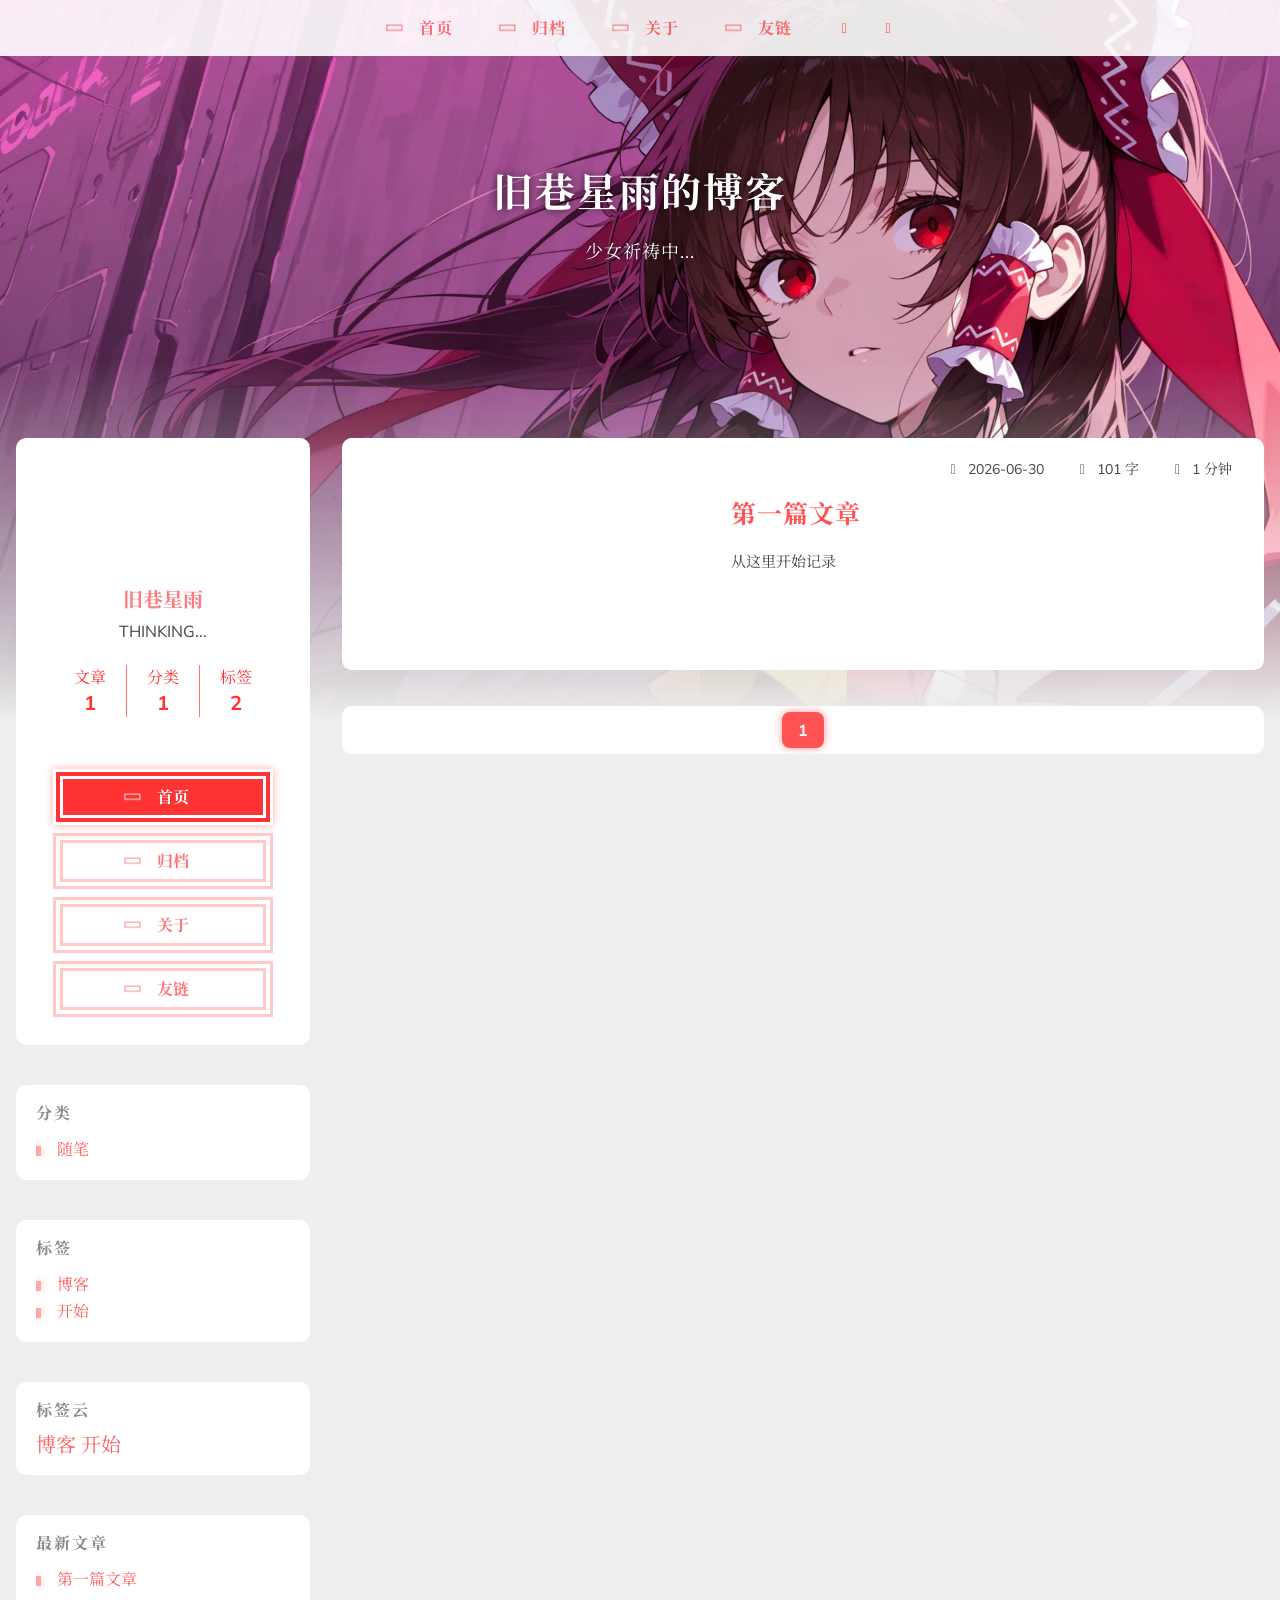
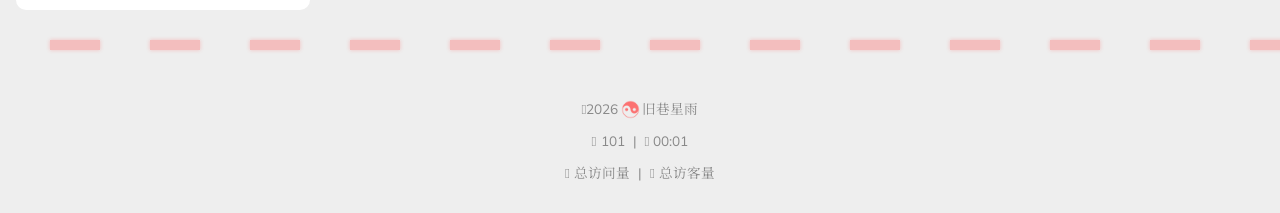
<file: index.html>
<!doctype html>
<html
  lang="en-us" 
  data-theme-mode="auto"
  >
  <head>
	<meta name="generator" content="Hugo 0.163.3"><meta charset="utf-8" />
<meta
  name="viewport"
  content="width=device-width, initial-scale=1, shrink-to-fit=no"
/><title>
  旧巷星雨的博客
</title>
<meta name="description" content="THINKING..."/><script>
  window.siteConfig = JSON.parse("{\"anchor\":{\"auto\":{\"enable\":false,\"length\":60},\"explicit\":{\"enable\":false,\"marker\":\"{#anchor-\",\"prefix\":\"anchor-\"}},\"anchor_icon\":null,\"base\":\"/\",\"clipboard\":{\"copyright\":{\"count\":50,\"enable\":false,\"license_type\":\"by-nc-sa\"},\"fail\":{\"en\":\"Copy failed (ﾟ⊿ﾟ)ﾂ\",\"ja\":\"コピー失敗 (ﾟ⊿ﾟ)ﾂ\",\"pt-br\":\"Falha ao copiar (ﾟ⊿ﾟ)ﾂ\",\"zh-cn\":\"复制失败 (ﾟ⊿ﾟ)ﾂ\",\"zh-tw\":\"複製失敗 (ﾟ⊿ﾟ)ﾂ\"},\"success\":{\"en\":\"Copy successfully (*^▽^*)\",\"ja\":\"コピー成功 (*^▽^*)\",\"pt-br\":\"Copiado com sucesso (*^▽^*)\",\"zh-cn\":\"复制成功 (*^▽^*)\",\"zh-tw\":\"複製成功 (*^▽^*)\"}},\"code_block\":{\"expand\":true},\"icon_font\":\"4552607_ex15nbittbh\",\"outdate\":{\"daysago\":180,\"enable\":false,\"message\":{\"en\":\"This article was last updated on {time}. Please note that the content may no longer be applicable.\",\"ja\":\"この記事は最終更新日：{time}。記載内容が現在有効でない可能性がありますのでご注意ください。\",\"pt-br\":\"Este artigo foi atualizado pela última vez em {time}. Observe que o conteúdo pode não ser mais aplicável.\",\"zh-cn\":\"本文最后更新于 {time}，请注意文中内容可能已不适用。\",\"zh-tw\":\"本文最後更新於 {time}，請注意文中內容可能已不適用。\"}}}");
  
</script>
<link rel="preconnect" href="https://fonts.gstatic.com" crossorigin />
<link
  rel="preload"
  as="style"
  href="https://fonts.googleapis.com/css?family=Mulish:400,400italic,700,700italic%7cNoto%20Serif%20SC:400,400italic,700,700italic%7c&amp;display=swap"
/>
<link
  rel="stylesheet"
  href="https://fonts.googleapis.com/css?family=Mulish:400,400italic,700,700italic%7cNoto%20Serif%20SC:400,400italic,700,700italic%7c&amp;display=swap"
  media="print"
  onload="this.media='all'"
/>
<link
    rel="preload"
    href="//at.alicdn.com/t/c/font_4552607_ex15nbittbh.woff2"
    as="font"
    type="font/woff2"
    crossorigin="anonymous"
  /><link rel="stylesheet" href="/css/loader.min.ac746e154f756f8220326eeb52a719f142ab038be5a8ddf30ea5ef15ef2356ea.css" /><meta property="og:type" content="website" />
  <meta property="og:title" content="旧巷星雨的博客" />
  <meta
    property="og:description"
    content="THINKING..."
  />
  <meta property="og:url" content="/" />
  <meta
    property="og:site_name"
    content="旧巷星雨的博客"
  />
  <meta property="og:image" content="/images/banner.webp" />
  <meta property="article:author" content="旧巷星雨" />
  <meta property="article:published_time" content="2026-06-30T14:50:00&#43;08:00" />
  <meta property="article:modified_time" content="2026-06-30T14:50:00&#43;08:00" /><meta name="twitter:card" content="summary" /><meta name="twitter:image" content="/images/banner.webp" /><link rel="alternate" type="application/rss+xml" href="/index.xml" title="旧巷星雨的博客">
<link rel="shortcut icon" href="/favicon.ico"><link rel="stylesheet" href="/css/main.min.c667d9d996398534d0b6c1b6e850aaf7ef4c98d1ff7b071bafd81892722def94.css" /><link
    rel="preload"
    as="style"
    href="https://npm.webcache.cn/photoswipe@5.4.4/dist/photoswipe.css"
    integrity="sha384-IfxC36XL/toUyJ939C73PcgMuRzAZuIzZxE38drsmO5p6jD7ei&#43;Zx/1oA/0l8ysE" crossorigin="anonymous"
    onload="this.onload=null;this.rel='stylesheet'"
  /><link
    rel="preload"
    as="style"
    href="https://npm.webcache.cn/katex@0.16.24/dist/katex.min.css"
    integrity="sha384-tTgKLjMYmJr94v8qu2PE5MUGSMbyN2xiH266JUB3gpm8vnnJywd1dWSOEfrFz&#43;YI" crossorigin="anonymous"
    onload="this.onload=null;this.rel='stylesheet'"
  /><script
    src="https://npm.webcache.cn/pace-js@1.2.4/pace.min.js"
    
    
    
    
    integrity="sha384-k6YtvFUEIuEFBdrLKJ3YAUbBki333tj1CSUisai5Cswsg9wcLNaPzsTHDswp4Az8" crossorigin="anonymous"></script><link
    rel="stylesheet"
    href="https://npm.webcache.cn/@reimujs/aos@0.1.2/dist/aos.css"
    integrity="sha384-GMRP93c6Hkz9JVKGAuRR3nTS7M07RwPgTFenXiosjq2VbVgvdDNcz1g6Mkj8AONa" crossorigin="anonymous"/><link
    rel="stylesheet"
    href="https://npm.webcache.cn/aplayer@1.10.1/dist/APlayer.min.css"
    integrity="sha384-tLMkTWh2pfXNWGFlUS0w1TFtRG5xZ9lPWFOooj&#43;vDDLIL&#43;xBGQU/voDBY5XE2lVh" crossorigin="anonymous"/></head>
  <body><div id='loader'>
    <div class="loading-left-bg loading-bg"></div>
    <div class="loading-right-bg loading-bg"></div>
    <div class="spinner-box">
      <div class="loading-taichi rotate"><svg width="150" height="150" viewBox="0 0 1024 1024" class="icon" version="1.1" xmlns="https://www.w3.org/2000/svg" shape-rendering="geometricPrecision">
            <path d="M303.5 432A80 80 0 0 1 291.5 592A80 80 0 0 1 303.5 432z" fill="var(--red-1, #ff5252)" />
            <path d="M512 65A447 447 0 0 1 512 959L512 929A417 417 0 0 0 512 95A417 417 0 0 0 512 929L512 959A447 447 0 0 1 512 65z 
          M512 95A417 417 0 0 1 929 512A208.5 208.5 0 0 1 720.5 720.5L720.5 592A80 80 0 0 0 720.5 432A80 80 0 0 0 720.5 592L720.5 720.5A208.5 208.5 0 0 1 512 512A208.5 208.5 0 0 0 303.5 303.5A208.5 208.5 0 0 0 95 512A417 417 0 0 1 512 95z" fill="var(--red-1, #ff5252)" />
          </svg></div><div class="loading-word">Loading...</div>
    </div>
  </div>
  </div>
  <script>
    var time = null;
    var loaderEl = document.getElementById('loader');
    var startLoading = () => {
      time = Date.now();
      loaderEl.classList.remove("loading");
    }
    var hideLoader = () => {
      document.body.style.overflow = 'auto';
      loader.classList.add('loading');
    };

    var endLoading = () => {
      if (!time) {
        hideLoader();
      } else {
        if (Date.now() - time > 500) {
          time = null;
          hideLoader();
        } else {
          setTimeout(endLoading, 500 - (Date.now() - time));
          time = null;
        }
      }
    }
    window.addEventListener('DOMContentLoaded', endLoading);
    loaderEl.addEventListener('click', endLoading);
  </script><div id="copy-tooltip"></div>
<div id="lang-tooltip">
本文章没有找到对应的语言版本
</div>
<div id="heatmap-tooltip"></div><div id="container">
      <div id="wrap"><div id="header-nav">
  <nav id="main-nav" aria-label="Primary navigation"><a class="main-nav-link-wrap" href="/"><div class='main-nav-icon icon rotate'>&#xe62b;</div><span class="main-nav-link">首页</span>
      </a><a class="main-nav-link-wrap" href="/archives"><div class='main-nav-icon icon rotate'>&#xe62b;</div><span class="main-nav-link">归档</span>
      </a><a class="main-nav-link-wrap" href="/about"><div class='main-nav-icon icon rotate'>&#xe62b;</div><span class="main-nav-link">关于</span>
      </a><a class="main-nav-link-wrap" href="/friend"><div class='main-nav-icon icon rotate'>&#xe62b;</div><span class="main-nav-link">友链</span>
      </a><a id="main-nav-toggle" class="nav-icon" aria-label="Toggle navigation" role="button"></a>
  </nav>
  <nav id="sub-nav" aria-label="Secondary navigation"><a id="nav-rss-link" class="nav-icon" href="/index.xml" title="RSS 订阅" aria-label="RSS 订阅" target="_blank"></a></nav></div>
<header id="header" aria-label="Site header"><picture></picture><img  fetchpriority="high" src="/images/banner.webp" alt="旧巷星雨的博客"><div id="header-outer">
    <div id="header-title"><span id="logo">
            <h1 data-aos="slide-up">旧巷星雨的博客</h1>
          </span><h2 id="subtitle-wrap" data-aos="slide-down"><span id="subtitle">少女祈祷中...</span></h2></div>
  </div>
</header><div id="content"
          aria-label="Page content"
          class="sidebar-left"
            ><aside id="sidebar" aria-label="Sidebar"><div class="sidebar-wrapper-container "><div class="sidebar-wrapper">
    <div
      class="sidebar-wrap"
      data-aos="fade-up"
    ><div class="sidebar-author">
  <img
    data-src="/avatar/me.png"
    data-sizes="auto"
    alt="旧巷星雨"
    class="lazyload"
  />
  <div class="sidebar-author-name">旧巷星雨</div>
  <div class="sidebar-description">THINKING...</div>
</div>
<div class="sidebar-state">
  <div class="sidebar-state-article">
    <div>文章</div><div class="sidebar-state-number">1</div>
  </div>
  <a class="sidebar-state-category" href="/categories/" aria-label="sidebar-state-category-link">
    <div>分类</div>
    <div class="sidebar-state-number">
      1
    </div>
  </a>
  <a class="sidebar-state-tag" href="/tags/" aria-label="sidebar-state-tag-link">
    <div>标签</div>
    <div class="sidebar-state-number">2</div>
  </a>
</div>
<div class="sidebar-social" ></div><div class="sidebar-menu"><div class="sidebar-menu-link-wrap">
      <a
        class="sidebar-menu-link-dummy"
        href="/"
        aria-label="首页"
      ></a><div class='sidebar-menu-icon icon rotate'>&#xe62b;</div><div class="sidebar-menu-link">首页</div>
    </div><div class="sidebar-menu-link-wrap">
      <a
        class="sidebar-menu-link-dummy"
        href="/archives"
        aria-label="归档"
      ></a><div class='sidebar-menu-icon icon rotate'>&#xe62b;</div><div class="sidebar-menu-link">归档</div>
    </div><div class="sidebar-menu-link-wrap">
      <a
        class="sidebar-menu-link-dummy"
        href="/about"
        aria-label="关于"
      ></a><div class='sidebar-menu-icon icon rotate'>&#xe62b;</div><div class="sidebar-menu-link">关于</div>
    </div><div class="sidebar-menu-link-wrap">
      <a
        class="sidebar-menu-link-dummy"
        href="/friend"
        aria-label="友链"
      ></a><div class='sidebar-menu-icon icon rotate'>&#xe62b;</div><div class="sidebar-menu-link">友链</div>
    </div></div></div>
  </div><div class="sidebar-widget"><div class="widget-wrapper">
    <div
      class="widget-wrap"
      data-aos="fade-up"
    >
      <div style="display: flex; justify-content: space-between;">
        <h3 class="widget-title">分类</h3></div>
      <div class="widget">
        <ul class="category-list"><li class="category-list-item">
                <a class="category-list-link" href="/categories/%E9%9A%8F%E7%AC%94/" 
                  title="随笔"
                  >随笔</a
                >
              </li></ul>
      </div>
    </div>
  </div><div class="widget-wrapper">
    <div
      class="widget-wrap"
      data-aos="fade-up"
    >
      <div style="display: flex; justify-content: space-between;">
        <h3 class="widget-title">标签</h3></div>
      <div class="widget">
        <ul class="tag-list" itemprop="keywords"><li class="tag-item">
                <a
                  class="tag-link"
                  href="/tags/%E5%8D%9A%E5%AE%A2/"
                  aria-label="标签: 博客"
                  title="博客"
                >
                  博客
                </a>
              </li><li class="tag-item">
                <a
                  class="tag-link"
                  href="/tags/%E5%BC%80%E5%A7%8B/"
                  aria-label="标签: 开始"
                  title="开始"
                >
                  开始
                </a>
              </li></ul>
      </div>
    </div>
  </div><div class="widget-wrapper">
  <div
    class="widget-wrap"
    data-aos="fade-up"
  >
    <h3 class="widget-title">标签云</h3><div class="widget tagcloud"><a
            style="font-size:20px"
            href="/tags/%E5%8D%9A%E5%AE%A2/"
            aria-label="标签: 博客"
            >博客</a
          ><a
            style="font-size:20px"
            href="/tags/%E5%BC%80%E5%A7%8B/"
            aria-label="标签: 开始"
            >开始</a
          ></div>
  </div>
</div><div class="widget-wrapper">
    <div
      class="widget-wrap"
      data-aos="fade-up"
    >
      <h3 class="widget-title">最新文章</h3>
      <div class="widget">
        <ul><li>
              <a href="/post/first-post/" title="第一篇文章">第一篇文章</a>
            </li></ul>
      </div>
    </div>
  </div></div></div></aside>
<section id="main" aria-label="Main content"><div class="post-wrapper">
  <div
    class="
      post-wrap left
    "
    data-aos="fade-up"
  ><a
        class="post-link"
        href="/post/first-post/"
        aria-label="第一篇文章"
        title="第一篇文章"
      >
      </a><div
      class="
        post-cover left
      "
    ><img
            data-src="https://d-sketon.top/img/_backwebp/bg1.webp"
            data-sizes="auto"
            alt="第一篇文章"
            class="lazyload"
          /></div>
    <div class="post-info">
      <div class="post-meta">
        <span
          ><span class="icon-calendar"></span
          >2026-06-30</span
        ><span
          ><span class="icon-pencil"></span
          >101 字</span
        >
        <span
          ><span class="icon-clock"></span
          >1 分钟</span
        >
      </div>
      <h2 class="post-title">第一篇文章</h2>
      <article class="post-article">从这里开始记录</article>
    </div>
  </div>
</div>
<nav id="page-nav" aria-label="Pagination navigation" data-aos="fade-up"><span class="page-number current">1</span></nav>
</section>
        </div><footer id="footer" aria-label="Site footer">
  <div style="width: 100%; overflow: hidden">
    <div class="footer-line"></div>
  </div>
  <div id="footer-info"><div>
      <span class="icon-copyright"></span>2026<span class="footer-info-sep rotate"></span>旧巷星雨
    </div><div>
        <span class="icon-brush"
          >&nbsp;101</span
        >
        &nbsp;|&nbsp;
        <span class="icon-coffee">&nbsp;00:01</span>
      </div><div>
        <span class="icon-eye"></span>
        <span id="busuanzi_container_site_pv"
          >总访问量&nbsp;<span
            id="busuanzi_value_site_pv"
          ></span
        ></span>
        &nbsp;|&nbsp;
        <span class="icon-user"></span>
        <span id="busuanzi_container_site_uv"
          >总访客量&nbsp;<span
            id="busuanzi_value_site_uv"
          ></span
        ></span>
      </div></div>
</footer>
<div class="sidebar-top">
            <div class="sidebar-top-taichi rotate"></div>
            <div class="arrow-up"></div>
          </div><div id="mask" class="hide"></div>
      </div><nav id="mobile-nav" aria-label="Mobile navigation">
  <div class="sidebar-wrap"><div class="sidebar-author">
  <img
    data-src="/avatar/me.png"
    data-sizes="auto"
    alt="旧巷星雨"
    class="lazyload"
  />
  <div class="sidebar-author-name">旧巷星雨</div>
  <div class="sidebar-description">THINKING...</div>
</div>
<div class="sidebar-state">
  <div class="sidebar-state-article">
    <div>文章</div><div class="sidebar-state-number">1</div>
  </div>
  <a class="sidebar-state-category" href="/categories/" aria-label="sidebar-state-category-link">
    <div>分类</div>
    <div class="sidebar-state-number">
      1
    </div>
  </a>
  <a class="sidebar-state-tag" href="/tags/" aria-label="sidebar-state-tag-link">
    <div>标签</div>
    <div class="sidebar-state-number">2</div>
  </a>
</div>
<div class="sidebar-social" ></div><div class="sidebar-menu"><div class="sidebar-menu-link-wrap">
      <a
        class="sidebar-menu-link-dummy"
        href="/"
        aria-label="首页"
      ></a><div class='sidebar-menu-icon icon rotate'>&#xe62b;</div><div class="sidebar-menu-link">首页</div>
    </div><div class="sidebar-menu-link-wrap">
      <a
        class="sidebar-menu-link-dummy"
        href="/archives"
        aria-label="归档"
      ></a><div class='sidebar-menu-icon icon rotate'>&#xe62b;</div><div class="sidebar-menu-link">归档</div>
    </div><div class="sidebar-menu-link-wrap">
      <a
        class="sidebar-menu-link-dummy"
        href="/about"
        aria-label="关于"
      ></a><div class='sidebar-menu-icon icon rotate'>&#xe62b;</div><div class="sidebar-menu-link">关于</div>
    </div><div class="sidebar-menu-link-wrap">
      <a
        class="sidebar-menu-link-dummy"
        href="/friend"
        aria-label="友链"
      ></a><div class='sidebar-menu-icon icon rotate'>&#xe62b;</div><div class="sidebar-menu-link">友链</div>
    </div></div></div></nav>
</div><meting-js
        theme="var(--color-link)"
        id="2265921590"server="netease"type="playlist"fixed="true">
      </meting-js><script
    src="https://npm.webcache.cn/lazysizes@5.3.2/lazysizes.min.js"
    
    
    
    
    integrity="sha384-3gT/vsepWkfz/ff7PpWNUeMzeWoH3cDhm/A8jM7ouoAK0/fP/9bcHHR5kHq2nf&#43;e" crossorigin="anonymous"></script><script
    src="https://npm.webcache.cn/clipboard@2.0.11/dist/clipboard.min.js"
    
    
    
    
    integrity="sha384-J08i8An/QeARD9ExYpvphB8BsyOj3Gh2TSh1aLINKO3L0cMSH2dN3E22zFoXEi0Q" crossorigin="anonymous"></script><script src="/js/main.js" integrity="" crossorigin="anonymous"  ></script><script src="/js/aos.js" integrity="" crossorigin="anonymous"  ></script><script>
    var aosInit = () => {
      AOS.init({
        duration: 1000,
        easing: "ease",
        once: true,
        offset: 50,
      });
    };
    if (document.readyState === "loading") {
      document.addEventListener("DOMContentLoaded", aosInit);
    } else {
      aosInit();
    }
  </script><script src="/js/pjax_main.js" integrity="" crossorigin="anonymous" data-pjax ></script><script>
  var setupFirework = () => {
    if (! false  || !window.matchMedia('(max-width: 768px)').matches) {
      if (window.firework) {
        const options = JSON.parse("{\"excludeelements\":[\"a\",\"button\"],\"particles\":[{\"colors\":[\"var(--red-1)\",\"var(--red-2)\",\"var(--red-3)\",\"var(--red-4)\"],\"duration\":[1200,1800],\"easing\":\"easeOutExpo\",\"move\":[\"emit\"],\"number\":20,\"shape\":\"circle\",\"shapeOptions\":{\"alpha\":[0.3,0.5],\"radius\":[16,32]}},{\"colors\":[\"var(--red-0)\"],\"duration\":[1200,1800],\"easing\":\"easeOutExpo\",\"move\":[\"diffuse\"],\"number\":1,\"shape\":\"circle\",\"shapeOptions\":{\"alpha\":[0.2,0.5],\"lineWidth\":6,\"radius\":20}}]}");
        options.excludeElements = options.excludeelements;
        delete options.excludeelements;
        window.firework(options);
      }
    }
  }
</script><script
    src="https://npm.webcache.cn/mouse-firework@0.2.0/dist/index.umd.js"
    defer
    
    
    onload="setupFirework()"
    integrity="sha384-qi9WggRt19tv8Vc7pCHW3ulMNLwrn515zaLEWZjl1px07vz8&#43;pUoWX8n1rgq282T" crossorigin="anonymous"></script><script
    src="https://npm.webcache.cn/theme-shokax-pjax@0.0.3/dist/index.umd.js"
    
    
    
    
    integrity="sha384-xneY1WY8hOfUzswrE4CrYq35N4BdVcxqxwHPr9zawE/jMSCxD&#43;jAPU55x/jj3wlf" crossorigin="anonymous"></script><script src="/js/pjax.js" integrity="" crossorigin="anonymous"  ></script><script
    src="https://npm.webcache.cn/quicklink@3.0.1/dist/quicklink.umd.js"
    
    
    
    
    integrity="sha384-caMDqvgav/HWdEYQU1QRRHMLleigpL1YHAG0m371DhzfL8rRzUyOb&#43;bEHtwlmYjD" crossorigin="anonymous"></script><script data-pjax>
    window.quicklink?.listen({
      timeout:  3000 ,
      priority:  true ,
      ignores: JSON.parse("[]")
    });
  </script>


<div id="lazy-script">
  <div><script data-pjax>
        window.REIMU_POST = {
          author: "旧巷星雨",
          title: "旧巷星雨的博客",
          url: "\/",
          description: "",
          cover: "\/images\/banner.webp",
        };
      </script></div>
</div><script
    src="https://npm.webcache.cn/busuanzi@2.3.0/bsz.pure.mini.js"
    
    async
    
    
    integrity="sha384-0M75wtSkhjIInv4coYlaJU83&#43;OypaRCIq2SukQVQX04eGTCBXJDuWAbJet56id&#43;S" crossorigin="anonymous"></script><script>
    if ('serviceWorker' in navigator) {
      navigator.serviceWorker.getRegistrations().then((registrations) => {
        for (let registration of registrations) {
          registration.unregister();
        }
      });
    }
  </script><script>
  const reimuCopyright = String.raw`
   ______     ______     __     __    __     __  __    
  /\  == \   /\  ___\   /\ \   /\ "-./  \   /\ \/\ \   
  \ \  __<   \ \  __\   \ \ \  \ \ \-./\ \  \ \ \_\ \  
   \ \_\ \_\  \ \_____\  \ \_\  \ \_\ \ \_\  \ \_____\ 
    \/_/ /_/   \/_____/   \/_/   \/_/  \/_/   \/_____/ 
                                                    
  `;
  console.log(String.raw`%c ${reimuCopyright}`, "color: #ff5252;");
  console.log(
    "%c Theme.Reimu" + " %c https://github.com/D-Sketon/hugo-theme-reimu ",
    "color: white; background: #ff5252; padding:5px 0;",
    "padding:4px;border:1px solid #ff5252;",
  );
</script><script>
    var setupAPlayer = () => {
      if (! true  || !window.matchMedia('(max-width: 768px)').matches) {
        if (window.matchMedia('(max-width: 959px)').matches) {
          const meting = _$('meting-js');
          if (meting) {
            meting.setAttribute('fixed', 'true');
            const aside = meting.parentNode?.parentNode;
            if (aside?.tagName === 'ASIDE') {
              meting.parentNode.removeChild(meting);
              document.body.appendChild(meting);
            }
          }
        }
      }
    };</script><script
    src="https://npm.webcache.cn/aplayer@1.10.1/dist/APlayer.min.js"
    defer
    
    
    onload="setupAPlayer()"
    integrity="sha384-gdGYZwHnfJM54evoZhpO0s6ZF5BQiybkiyW7VXr&#43;h5UfruuRL/aORyw&#43;5&#43;HZoU6e" crossorigin="anonymous"></script><script
    src="https://npm.webcache.cn/meting@2.0.1/dist/Meting.min.js"
    defer
    
    
    
    integrity="sha384-ASVlpKF80A22OXTK3tfEjZm1EL6uFMKIC4p8&#43;0maanw1S/IyB&#43;Y4JG&#43;ZDU7GpKE8" crossorigin="anonymous"></script></body>
</html>
</file>
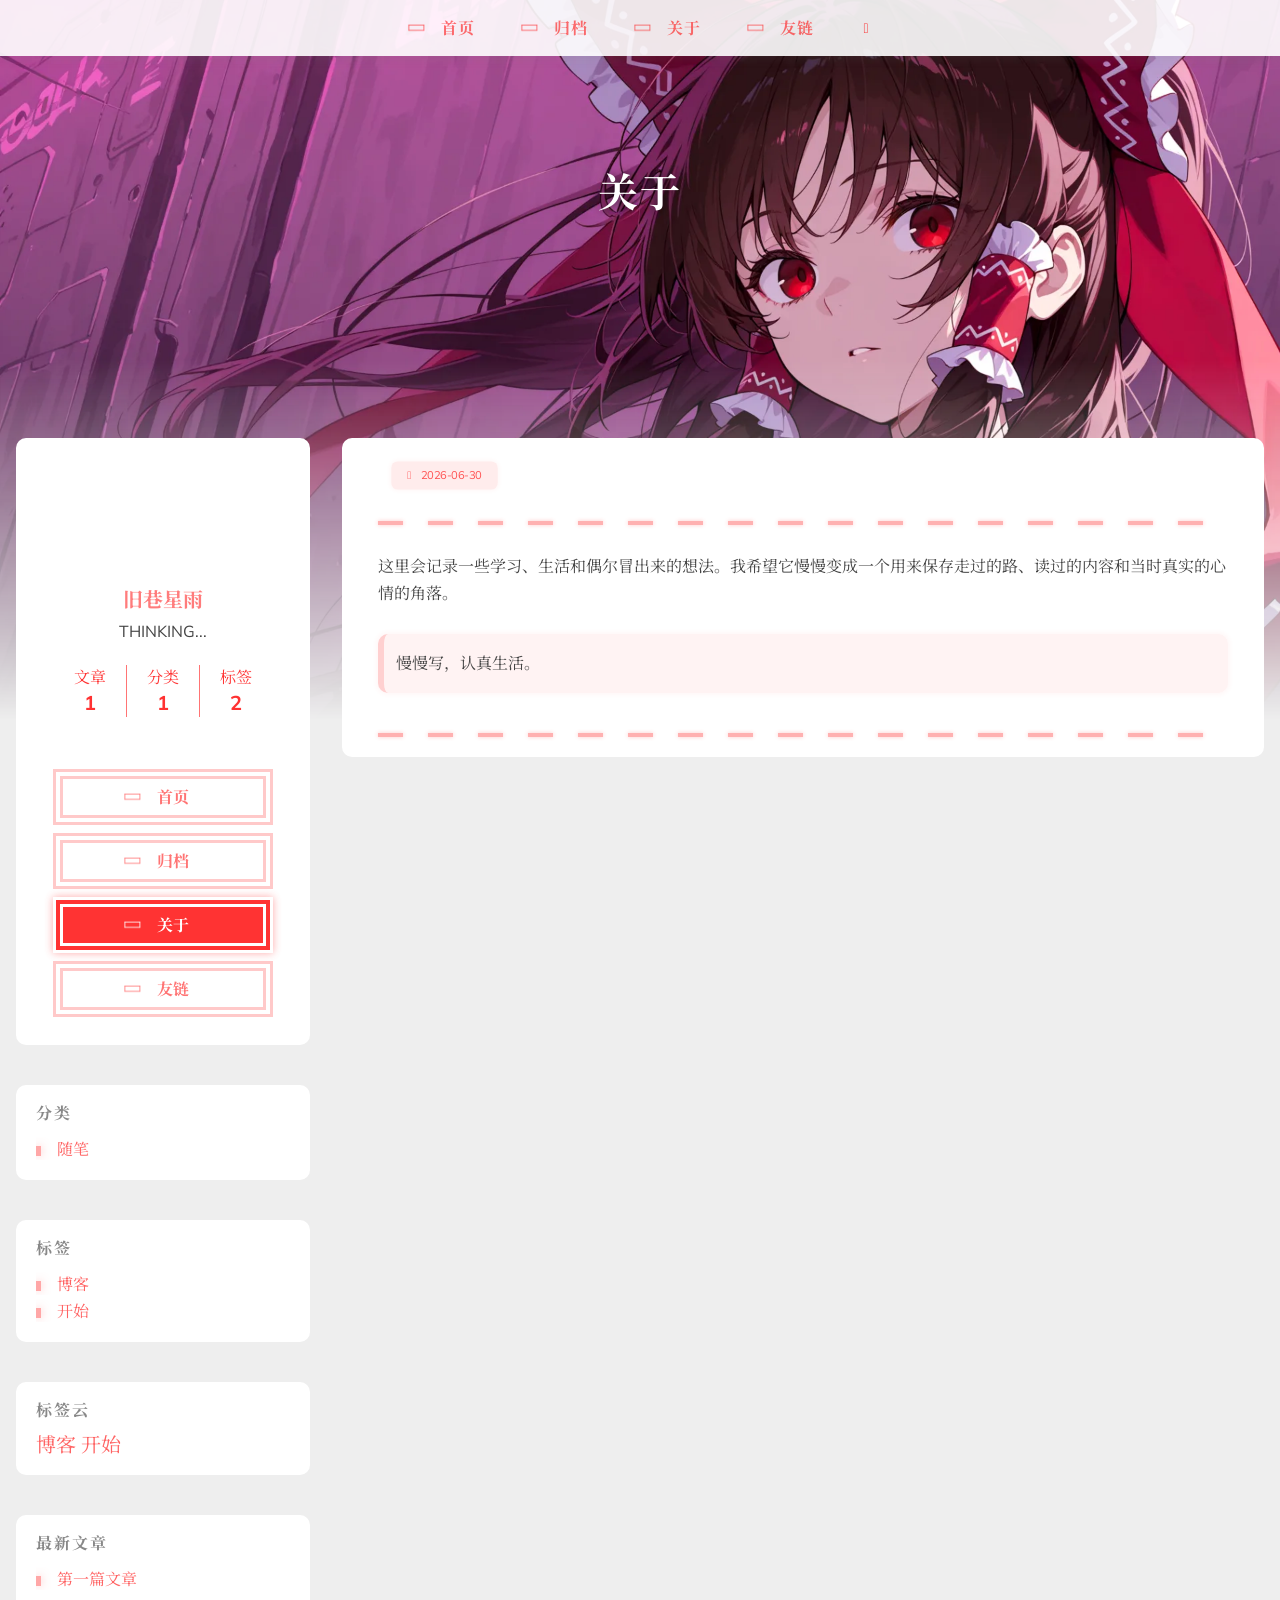
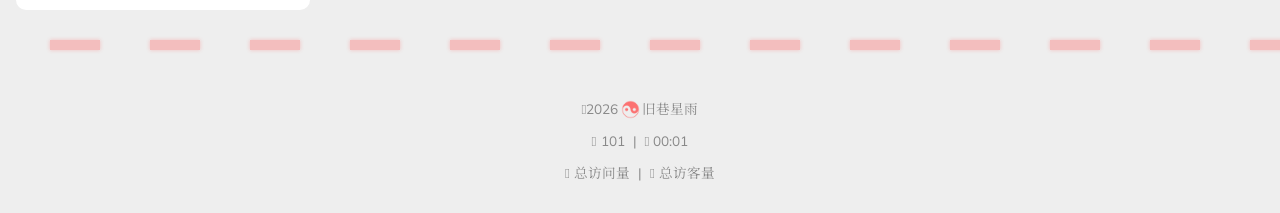
<file: about/index.html>
<!doctype html>
<html
  lang="en-us" 
  data-theme-mode="auto"
  >
  <head><meta charset="utf-8" />
<meta
  name="viewport"
  content="width=device-width, initial-scale=1, shrink-to-fit=no"
/><title>
  关于 | 旧巷星雨
</title>
<meta name="description" content="关于这个博客"/><script>
  window.siteConfig = JSON.parse("{\"anchor\":{\"auto\":{\"enable\":false,\"length\":60},\"explicit\":{\"enable\":false,\"marker\":\"{#anchor-\",\"prefix\":\"anchor-\"}},\"anchor_icon\":null,\"base\":\"/\",\"clipboard\":{\"copyright\":{\"count\":50,\"enable\":false,\"license_type\":\"by-nc-sa\"},\"fail\":{\"en\":\"Copy failed (ﾟ⊿ﾟ)ﾂ\",\"ja\":\"コピー失敗 (ﾟ⊿ﾟ)ﾂ\",\"pt-br\":\"Falha ao copiar (ﾟ⊿ﾟ)ﾂ\",\"zh-cn\":\"复制失败 (ﾟ⊿ﾟ)ﾂ\",\"zh-tw\":\"複製失敗 (ﾟ⊿ﾟ)ﾂ\"},\"success\":{\"en\":\"Copy successfully (*^▽^*)\",\"ja\":\"コピー成功 (*^▽^*)\",\"pt-br\":\"Copiado com sucesso (*^▽^*)\",\"zh-cn\":\"复制成功 (*^▽^*)\",\"zh-tw\":\"複製成功 (*^▽^*)\"}},\"code_block\":{\"expand\":true},\"icon_font\":\"4552607_ex15nbittbh\",\"outdate\":{\"daysago\":180,\"enable\":false,\"message\":{\"en\":\"This article was last updated on {time}. Please note that the content may no longer be applicable.\",\"ja\":\"この記事は最終更新日：{time}。記載内容が現在有効でない可能性がありますのでご注意ください。\",\"pt-br\":\"Este artigo foi atualizado pela última vez em {time}. Observe que o conteúdo pode não ser mais aplicável.\",\"zh-cn\":\"本文最后更新于 {time}，请注意文中内容可能已不适用。\",\"zh-tw\":\"本文最後更新於 {time}，請注意文中內容可能已不適用。\"}}}");
  
</script>
<link rel="preconnect" href="https://fonts.gstatic.com" crossorigin />
<link
  rel="preload"
  as="style"
  href="https://fonts.googleapis.com/css?family=Mulish:400,400italic,700,700italic%7cNoto%20Serif%20SC:400,400italic,700,700italic%7c&amp;display=swap"
/>
<link
  rel="stylesheet"
  href="https://fonts.googleapis.com/css?family=Mulish:400,400italic,700,700italic%7cNoto%20Serif%20SC:400,400italic,700,700italic%7c&amp;display=swap"
  media="print"
  onload="this.media='all'"
/>
<link
    rel="preload"
    href="//at.alicdn.com/t/c/font_4552607_ex15nbittbh.woff2"
    as="font"
    type="font/woff2"
    crossorigin="anonymous"
  /><link rel="stylesheet" href="/css/loader.min.ac746e154f756f8220326eeb52a719f142ab038be5a8ddf30ea5ef15ef2356ea.css" /><meta property="og:type" content="website" />
  <meta property="og:title" content="关于 | 旧巷星雨" />
  <meta
    property="og:description"
    content="关于这个博客"
  />
  <meta property="og:url" content="/about/" />
  <meta
    property="og:site_name"
    content="旧巷星雨的博客"
  />
  <meta property="og:image" content="/images/banner.webp" />
  <meta property="article:author" content="旧巷星雨" />
  <meta property="article:published_time" content="2026-06-30T14:35:00&#43;08:00" />
  <meta property="article:modified_time" content="2026-06-30T14:35:00&#43;08:00" /><meta name="twitter:card" content="summary" /><meta name="twitter:image" content="/images/banner.webp" />
<link rel="shortcut icon" href="/favicon.ico"><link rel="stylesheet" href="/css/main.min.c667d9d996398534d0b6c1b6e850aaf7ef4c98d1ff7b071bafd81892722def94.css" /><link
    rel="preload"
    as="style"
    href="https://npm.webcache.cn/photoswipe@5.4.4/dist/photoswipe.css"
    integrity="sha384-IfxC36XL/toUyJ939C73PcgMuRzAZuIzZxE38drsmO5p6jD7ei&#43;Zx/1oA/0l8ysE" crossorigin="anonymous"
    onload="this.onload=null;this.rel='stylesheet'"
  /><link
    rel="preload"
    as="style"
    href="https://npm.webcache.cn/katex@0.16.24/dist/katex.min.css"
    integrity="sha384-tTgKLjMYmJr94v8qu2PE5MUGSMbyN2xiH266JUB3gpm8vnnJywd1dWSOEfrFz&#43;YI" crossorigin="anonymous"
    onload="this.onload=null;this.rel='stylesheet'"
  /><script
    src="https://npm.webcache.cn/pace-js@1.2.4/pace.min.js"
    
    
    
    
    integrity="sha384-k6YtvFUEIuEFBdrLKJ3YAUbBki333tj1CSUisai5Cswsg9wcLNaPzsTHDswp4Az8" crossorigin="anonymous"></script><link
    rel="stylesheet"
    href="https://npm.webcache.cn/@reimujs/aos@0.1.2/dist/aos.css"
    integrity="sha384-GMRP93c6Hkz9JVKGAuRR3nTS7M07RwPgTFenXiosjq2VbVgvdDNcz1g6Mkj8AONa" crossorigin="anonymous"/><link
    rel="stylesheet"
    href="https://npm.webcache.cn/aplayer@1.10.1/dist/APlayer.min.css"
    integrity="sha384-tLMkTWh2pfXNWGFlUS0w1TFtRG5xZ9lPWFOooj&#43;vDDLIL&#43;xBGQU/voDBY5XE2lVh" crossorigin="anonymous"/></head>
  <body><div id='loader'>
    <div class="loading-left-bg loading-bg"></div>
    <div class="loading-right-bg loading-bg"></div>
    <div class="spinner-box">
      <div class="loading-taichi rotate"><svg width="150" height="150" viewBox="0 0 1024 1024" class="icon" version="1.1" xmlns="https://www.w3.org/2000/svg" shape-rendering="geometricPrecision">
            <path d="M303.5 432A80 80 0 0 1 291.5 592A80 80 0 0 1 303.5 432z" fill="var(--red-1, #ff5252)" />
            <path d="M512 65A447 447 0 0 1 512 959L512 929A417 417 0 0 0 512 95A417 417 0 0 0 512 929L512 959A447 447 0 0 1 512 65z 
          M512 95A417 417 0 0 1 929 512A208.5 208.5 0 0 1 720.5 720.5L720.5 592A80 80 0 0 0 720.5 432A80 80 0 0 0 720.5 592L720.5 720.5A208.5 208.5 0 0 1 512 512A208.5 208.5 0 0 0 303.5 303.5A208.5 208.5 0 0 0 95 512A417 417 0 0 1 512 95z" fill="var(--red-1, #ff5252)" />
          </svg></div><div class="loading-word">Loading...</div>
    </div>
  </div>
  </div>
  <script>
    var time = null;
    var loaderEl = document.getElementById('loader');
    var startLoading = () => {
      time = Date.now();
      loaderEl.classList.remove("loading");
    }
    var hideLoader = () => {
      document.body.style.overflow = 'auto';
      loader.classList.add('loading');
    };

    var endLoading = () => {
      if (!time) {
        hideLoader();
      } else {
        if (Date.now() - time > 500) {
          time = null;
          hideLoader();
        } else {
          setTimeout(endLoading, 500 - (Date.now() - time));
          time = null;
        }
      }
    }
    window.addEventListener('DOMContentLoaded', endLoading);
    loaderEl.addEventListener('click', endLoading);
  </script><div id="copy-tooltip"></div>
<div id="lang-tooltip">
本文章没有找到对应的语言版本
</div>
<div id="heatmap-tooltip"></div><div id="container">
      <div id="wrap"><div id="header-nav">
  <nav id="main-nav" aria-label="Primary navigation"><a class="main-nav-link-wrap" href="/"><div class='main-nav-icon icon rotate'>&#xe62b;</div><span class="main-nav-link">首页</span>
      </a><a class="main-nav-link-wrap" href="/archives"><div class='main-nav-icon icon rotate'>&#xe62b;</div><span class="main-nav-link">归档</span>
      </a><a class="main-nav-link-wrap" href="/about"><div class='main-nav-icon icon rotate'>&#xe62b;</div><span class="main-nav-link">关于</span>
      </a><a class="main-nav-link-wrap" href="/friend"><div class='main-nav-icon icon rotate'>&#xe62b;</div><span class="main-nav-link">友链</span>
      </a><a id="main-nav-toggle" class="nav-icon" aria-label="Toggle navigation" role="button"></a>
  </nav>
  <nav id="sub-nav" aria-label="Secondary navigation"></nav></div>
<header id="header" aria-label="Site header"><picture></picture><img  fetchpriority="high" src="/images/banner.webp" alt="关于"><div id="header-outer">
    <div id="header-title"><span id="logo">
            <h1 data-aos="slide-up">关于</h1>
          </span><h2 id="subtitle-wrap" data-aos="slide-down"></h2></div>
  </div>
</header><div id="content"
          aria-label="Page content"
          class="sidebar-left"
            ><aside id="sidebar" aria-label="Sidebar"><div class="sidebar-wrapper-container "><div class="sidebar-wrapper">
    <div
      class="sidebar-wrap"
      data-aos="fade-up"
    ><div class="sidebar-author">
  <img
    data-src="/avatar/me.png"
    data-sizes="auto"
    alt="旧巷星雨"
    class="lazyload"
  />
  <div class="sidebar-author-name">旧巷星雨</div>
  <div class="sidebar-description">THINKING...</div>
</div>
<div class="sidebar-state">
  <div class="sidebar-state-article">
    <div>文章</div><div class="sidebar-state-number">1</div>
  </div>
  <a class="sidebar-state-category" href="/categories/" aria-label="sidebar-state-category-link">
    <div>分类</div>
    <div class="sidebar-state-number">
      1
    </div>
  </a>
  <a class="sidebar-state-tag" href="/tags/" aria-label="sidebar-state-tag-link">
    <div>标签</div>
    <div class="sidebar-state-number">2</div>
  </a>
</div>
<div class="sidebar-social" ></div><div class="sidebar-menu"><div class="sidebar-menu-link-wrap">
      <a
        class="sidebar-menu-link-dummy"
        href="/"
        aria-label="首页"
      ></a><div class='sidebar-menu-icon icon rotate'>&#xe62b;</div><div class="sidebar-menu-link">首页</div>
    </div><div class="sidebar-menu-link-wrap">
      <a
        class="sidebar-menu-link-dummy"
        href="/archives"
        aria-label="归档"
      ></a><div class='sidebar-menu-icon icon rotate'>&#xe62b;</div><div class="sidebar-menu-link">归档</div>
    </div><div class="sidebar-menu-link-wrap">
      <a
        class="sidebar-menu-link-dummy"
        href="/about"
        aria-label="关于"
      ></a><div class='sidebar-menu-icon icon rotate'>&#xe62b;</div><div class="sidebar-menu-link">关于</div>
    </div><div class="sidebar-menu-link-wrap">
      <a
        class="sidebar-menu-link-dummy"
        href="/friend"
        aria-label="友链"
      ></a><div class='sidebar-menu-icon icon rotate'>&#xe62b;</div><div class="sidebar-menu-link">友链</div>
    </div></div></div>
  </div><div class="sidebar-widget"><div class="widget-wrapper">
    <div
      class="widget-wrap"
      data-aos="fade-up"
    >
      <div style="display: flex; justify-content: space-between;">
        <h3 class="widget-title">分类</h3></div>
      <div class="widget">
        <ul class="category-list"><li class="category-list-item">
                <a class="category-list-link" href="/categories/%E9%9A%8F%E7%AC%94/" 
                  title="随笔"
                  >随笔</a
                >
              </li></ul>
      </div>
    </div>
  </div><div class="widget-wrapper">
    <div
      class="widget-wrap"
      data-aos="fade-up"
    >
      <div style="display: flex; justify-content: space-between;">
        <h3 class="widget-title">标签</h3></div>
      <div class="widget">
        <ul class="tag-list" itemprop="keywords"><li class="tag-item">
                <a
                  class="tag-link"
                  href="/tags/%E5%8D%9A%E5%AE%A2/"
                  aria-label="标签: 博客"
                  title="博客"
                >
                  博客
                </a>
              </li><li class="tag-item">
                <a
                  class="tag-link"
                  href="/tags/%E5%BC%80%E5%A7%8B/"
                  aria-label="标签: 开始"
                  title="开始"
                >
                  开始
                </a>
              </li></ul>
      </div>
    </div>
  </div><div class="widget-wrapper">
  <div
    class="widget-wrap"
    data-aos="fade-up"
  >
    <h3 class="widget-title">标签云</h3><div class="widget tagcloud"><a
            style="font-size:20px"
            href="/tags/%E5%8D%9A%E5%AE%A2/"
            aria-label="标签: 博客"
            >博客</a
          ><a
            style="font-size:20px"
            href="/tags/%E5%BC%80%E5%A7%8B/"
            aria-label="标签: 开始"
            >开始</a
          ></div>
  </div>
</div><div class="widget-wrapper">
    <div
      class="widget-wrap"
      data-aos="fade-up"
    >
      <h3 class="widget-title">最新文章</h3>
      <div class="widget">
        <ul><li>
              <a href="/post/first-post/" title="第一篇文章">第一篇文章</a>
            </li></ul>
      </div>
    </div>
  </div></div></div></aside>
<section id="main" aria-label="Main content"><article
  class="h-entry article"
  itemscope
  itemtype="https://schema.org/BlogPosting"
>
  <div
    class="article-inner"
    data-aos="fade-up"
  >
    <div class="article-meta"><div class="article-date">
  <span
    class="article-date-link icon-calendar"
    data-aos="zoom-in"
  >
    <time datetime="2026-06-30 14:35:00 &#43;0800 &#43;0800" itemprop="datePublished"
      >2026-06-30</time
    >
    <time style="display: none;" id="post-update-time"
      >2026-06-30</time
    >
  </span></div>
</div><div class="hr-line"></div><div class="e-content article-entry" itemprop="articleBody"><p>这里会记录一些学习、生活和偶尔冒出来的想法。我希望它慢慢变成一个用来保存走过的路、读过的内容和当时真实的心情的角落。</p>
<blockquote>
<p>慢慢写，认真生活。</p>
</blockquote>
</div>
    <footer class="article-footer"><ul class="article-category-list"></ul>
<ul class="article-tag-list" itemprop="keywords"></ul>
</footer>
  </div></article></section>
        </div><footer id="footer" aria-label="Site footer">
  <div style="width: 100%; overflow: hidden">
    <div class="footer-line"></div>
  </div>
  <div id="footer-info"><div>
      <span class="icon-copyright"></span>2026<span class="footer-info-sep rotate"></span>旧巷星雨
    </div><div>
        <span class="icon-brush"
          >&nbsp;101</span
        >
        &nbsp;|&nbsp;
        <span class="icon-coffee">&nbsp;00:01</span>
      </div><div>
        <span class="icon-eye"></span>
        <span id="busuanzi_container_site_pv"
          >总访问量&nbsp;<span
            id="busuanzi_value_site_pv"
          ></span
        ></span>
        &nbsp;|&nbsp;
        <span class="icon-user"></span>
        <span id="busuanzi_container_site_uv"
          >总访客量&nbsp;<span
            id="busuanzi_value_site_uv"
          ></span
        ></span>
      </div></div>
</footer>
<div class="sidebar-top">
            <div class="sidebar-top-taichi rotate"></div>
            <div class="arrow-up"></div>
          </div><div id="mask" class="hide"></div>
      </div><nav id="mobile-nav" aria-label="Mobile navigation">
  <div class="sidebar-wrap"><div class="sidebar-author">
  <img
    data-src="/avatar/me.png"
    data-sizes="auto"
    alt="旧巷星雨"
    class="lazyload"
  />
  <div class="sidebar-author-name">旧巷星雨</div>
  <div class="sidebar-description">THINKING...</div>
</div>
<div class="sidebar-state">
  <div class="sidebar-state-article">
    <div>文章</div><div class="sidebar-state-number">1</div>
  </div>
  <a class="sidebar-state-category" href="/categories/" aria-label="sidebar-state-category-link">
    <div>分类</div>
    <div class="sidebar-state-number">
      1
    </div>
  </a>
  <a class="sidebar-state-tag" href="/tags/" aria-label="sidebar-state-tag-link">
    <div>标签</div>
    <div class="sidebar-state-number">2</div>
  </a>
</div>
<div class="sidebar-social" ></div><div class="sidebar-menu"><div class="sidebar-menu-link-wrap">
      <a
        class="sidebar-menu-link-dummy"
        href="/"
        aria-label="首页"
      ></a><div class='sidebar-menu-icon icon rotate'>&#xe62b;</div><div class="sidebar-menu-link">首页</div>
    </div><div class="sidebar-menu-link-wrap">
      <a
        class="sidebar-menu-link-dummy"
        href="/archives"
        aria-label="归档"
      ></a><div class='sidebar-menu-icon icon rotate'>&#xe62b;</div><div class="sidebar-menu-link">归档</div>
    </div><div class="sidebar-menu-link-wrap">
      <a
        class="sidebar-menu-link-dummy"
        href="/about"
        aria-label="关于"
      ></a><div class='sidebar-menu-icon icon rotate'>&#xe62b;</div><div class="sidebar-menu-link">关于</div>
    </div><div class="sidebar-menu-link-wrap">
      <a
        class="sidebar-menu-link-dummy"
        href="/friend"
        aria-label="友链"
      ></a><div class='sidebar-menu-icon icon rotate'>&#xe62b;</div><div class="sidebar-menu-link">友链</div>
    </div></div></div></nav>
</div><meting-js
        theme="var(--color-link)"
        id="2265921590"server="netease"type="playlist"fixed="true">
      </meting-js><script
    src="https://npm.webcache.cn/lazysizes@5.3.2/lazysizes.min.js"
    
    
    
    
    integrity="sha384-3gT/vsepWkfz/ff7PpWNUeMzeWoH3cDhm/A8jM7ouoAK0/fP/9bcHHR5kHq2nf&#43;e" crossorigin="anonymous"></script><script
    src="https://npm.webcache.cn/clipboard@2.0.11/dist/clipboard.min.js"
    
    
    
    
    integrity="sha384-J08i8An/QeARD9ExYpvphB8BsyOj3Gh2TSh1aLINKO3L0cMSH2dN3E22zFoXEi0Q" crossorigin="anonymous"></script><script src="/js/main.js" integrity="" crossorigin="anonymous"  ></script><script src="/js/aos.js" integrity="" crossorigin="anonymous"  ></script><script>
    var aosInit = () => {
      AOS.init({
        duration: 1000,
        easing: "ease",
        once: true,
        offset: 50,
      });
    };
    if (document.readyState === "loading") {
      document.addEventListener("DOMContentLoaded", aosInit);
    } else {
      aosInit();
    }
  </script><script src="/js/pjax_main.js" integrity="" crossorigin="anonymous" data-pjax ></script><script>
  var setupFirework = () => {
    if (! false  || !window.matchMedia('(max-width: 768px)').matches) {
      if (window.firework) {
        const options = JSON.parse("{\"excludeelements\":[\"a\",\"button\"],\"particles\":[{\"colors\":[\"var(--red-1)\",\"var(--red-2)\",\"var(--red-3)\",\"var(--red-4)\"],\"duration\":[1200,1800],\"easing\":\"easeOutExpo\",\"move\":[\"emit\"],\"number\":20,\"shape\":\"circle\",\"shapeOptions\":{\"alpha\":[0.3,0.5],\"radius\":[16,32]}},{\"colors\":[\"var(--red-0)\"],\"duration\":[1200,1800],\"easing\":\"easeOutExpo\",\"move\":[\"diffuse\"],\"number\":1,\"shape\":\"circle\",\"shapeOptions\":{\"alpha\":[0.2,0.5],\"lineWidth\":6,\"radius\":20}}]}");
        options.excludeElements = options.excludeelements;
        delete options.excludeelements;
        window.firework(options);
      }
    }
  }
</script><script
    src="https://npm.webcache.cn/mouse-firework@0.2.0/dist/index.umd.js"
    defer
    
    
    onload="setupFirework()"
    integrity="sha384-qi9WggRt19tv8Vc7pCHW3ulMNLwrn515zaLEWZjl1px07vz8&#43;pUoWX8n1rgq282T" crossorigin="anonymous"></script><script
    src="https://npm.webcache.cn/theme-shokax-pjax@0.0.3/dist/index.umd.js"
    
    
    
    
    integrity="sha384-xneY1WY8hOfUzswrE4CrYq35N4BdVcxqxwHPr9zawE/jMSCxD&#43;jAPU55x/jj3wlf" crossorigin="anonymous"></script><script src="/js/pjax.js" integrity="" crossorigin="anonymous"  ></script><script
    src="https://npm.webcache.cn/quicklink@3.0.1/dist/quicklink.umd.js"
    
    
    
    
    integrity="sha384-caMDqvgav/HWdEYQU1QRRHMLleigpL1YHAG0m371DhzfL8rRzUyOb&#43;bEHtwlmYjD" crossorigin="anonymous"></script><script data-pjax>
    window.quicklink?.listen({
      timeout:  3000 ,
      priority:  true ,
      ignores: JSON.parse("[]")
    });
  </script>


<div id="lazy-script">
  <div><script data-pjax>
        window.REIMU_POST = {
          author: "旧巷星雨",
          title: "关于",
          url: "\/about\/",
          description: "关于这个博客",
          cover: "\/images\/banner.webp",
        };
      </script><script src="/js/insert_highlight.js" integrity="" crossorigin="anonymous" data-pjax ></script><script src="/js/tabs.js" integrity="" crossorigin="anonymous" data-pjax defer></script><script type="module" data-pjax>const PhotoSwipeLightbox = (await safeImport("https:\/\/npm.webcache.cn\/photoswipe@5.4.4\/dist\/photoswipe-lightbox.esm.min.js", "sha384-DiL6M\/gG\u002bwmTxmCRZyD1zee6lIhawn5TGvED0FOh7fXcN9B0aZ9dexSF\/N6lrZi\/")).default;const initPswp = (gallery, children) => {
          if (_$$(`${gallery} ${children}`).length > 0) {
            new PhotoSwipeLightbox({
              gallery,
              children,pswpModule: () => safeImport("https:\/\/npm.webcache.cn\/photoswipe@5.4.4\/dist\/photoswipe.esm.min.js", "sha384-WkkO3GCmgkC3VQWpaV8DqhKJqpzpF9JoByxDmnV8\u002boTJ7m3DfYEWX1fu1scuS4\u002bs")}).init();
          }
        }
        const pswp = () => {
          initPswp('.article-entry', 'a.article-gallery-item');
          initPswp('.article-gallery', 'a.article-gallery-item');
        }
        pswp()
      </script></div>
</div><script
    src="https://npm.webcache.cn/busuanzi@2.3.0/bsz.pure.mini.js"
    
    async
    
    
    integrity="sha384-0M75wtSkhjIInv4coYlaJU83&#43;OypaRCIq2SukQVQX04eGTCBXJDuWAbJet56id&#43;S" crossorigin="anonymous"></script><script>
    if ('serviceWorker' in navigator) {
      navigator.serviceWorker.getRegistrations().then((registrations) => {
        for (let registration of registrations) {
          registration.unregister();
        }
      });
    }
  </script><script>
  const reimuCopyright = String.raw`
   ______     ______     __     __    __     __  __    
  /\  == \   /\  ___\   /\ \   /\ "-./  \   /\ \/\ \   
  \ \  __<   \ \  __\   \ \ \  \ \ \-./\ \  \ \ \_\ \  
   \ \_\ \_\  \ \_____\  \ \_\  \ \_\ \ \_\  \ \_____\ 
    \/_/ /_/   \/_____/   \/_/   \/_/  \/_/   \/_____/ 
                                                    
  `;
  console.log(String.raw`%c ${reimuCopyright}`, "color: #ff5252;");
  console.log(
    "%c Theme.Reimu" + " %c https://github.com/D-Sketon/hugo-theme-reimu ",
    "color: white; background: #ff5252; padding:5px 0;",
    "padding:4px;border:1px solid #ff5252;",
  );
</script><script>
    var setupAPlayer = () => {
      if (! true  || !window.matchMedia('(max-width: 768px)').matches) {
        if (window.matchMedia('(max-width: 959px)').matches) {
          const meting = _$('meting-js');
          if (meting) {
            meting.setAttribute('fixed', 'true');
            const aside = meting.parentNode?.parentNode;
            if (aside?.tagName === 'ASIDE') {
              meting.parentNode.removeChild(meting);
              document.body.appendChild(meting);
            }
          }
        }
      }
    };</script><script
    src="https://npm.webcache.cn/aplayer@1.10.1/dist/APlayer.min.js"
    defer
    
    
    onload="setupAPlayer()"
    integrity="sha384-gdGYZwHnfJM54evoZhpO0s6ZF5BQiybkiyW7VXr&#43;h5UfruuRL/aORyw&#43;5&#43;HZoU6e" crossorigin="anonymous"></script><script
    src="https://npm.webcache.cn/meting@2.0.1/dist/Meting.min.js"
    defer
    
    
    
    integrity="sha384-ASVlpKF80A22OXTK3tfEjZm1EL6uFMKIC4p8&#43;0maanw1S/IyB&#43;Y4JG&#43;ZDU7GpKE8" crossorigin="anonymous"></script></body>
</html>
</file>
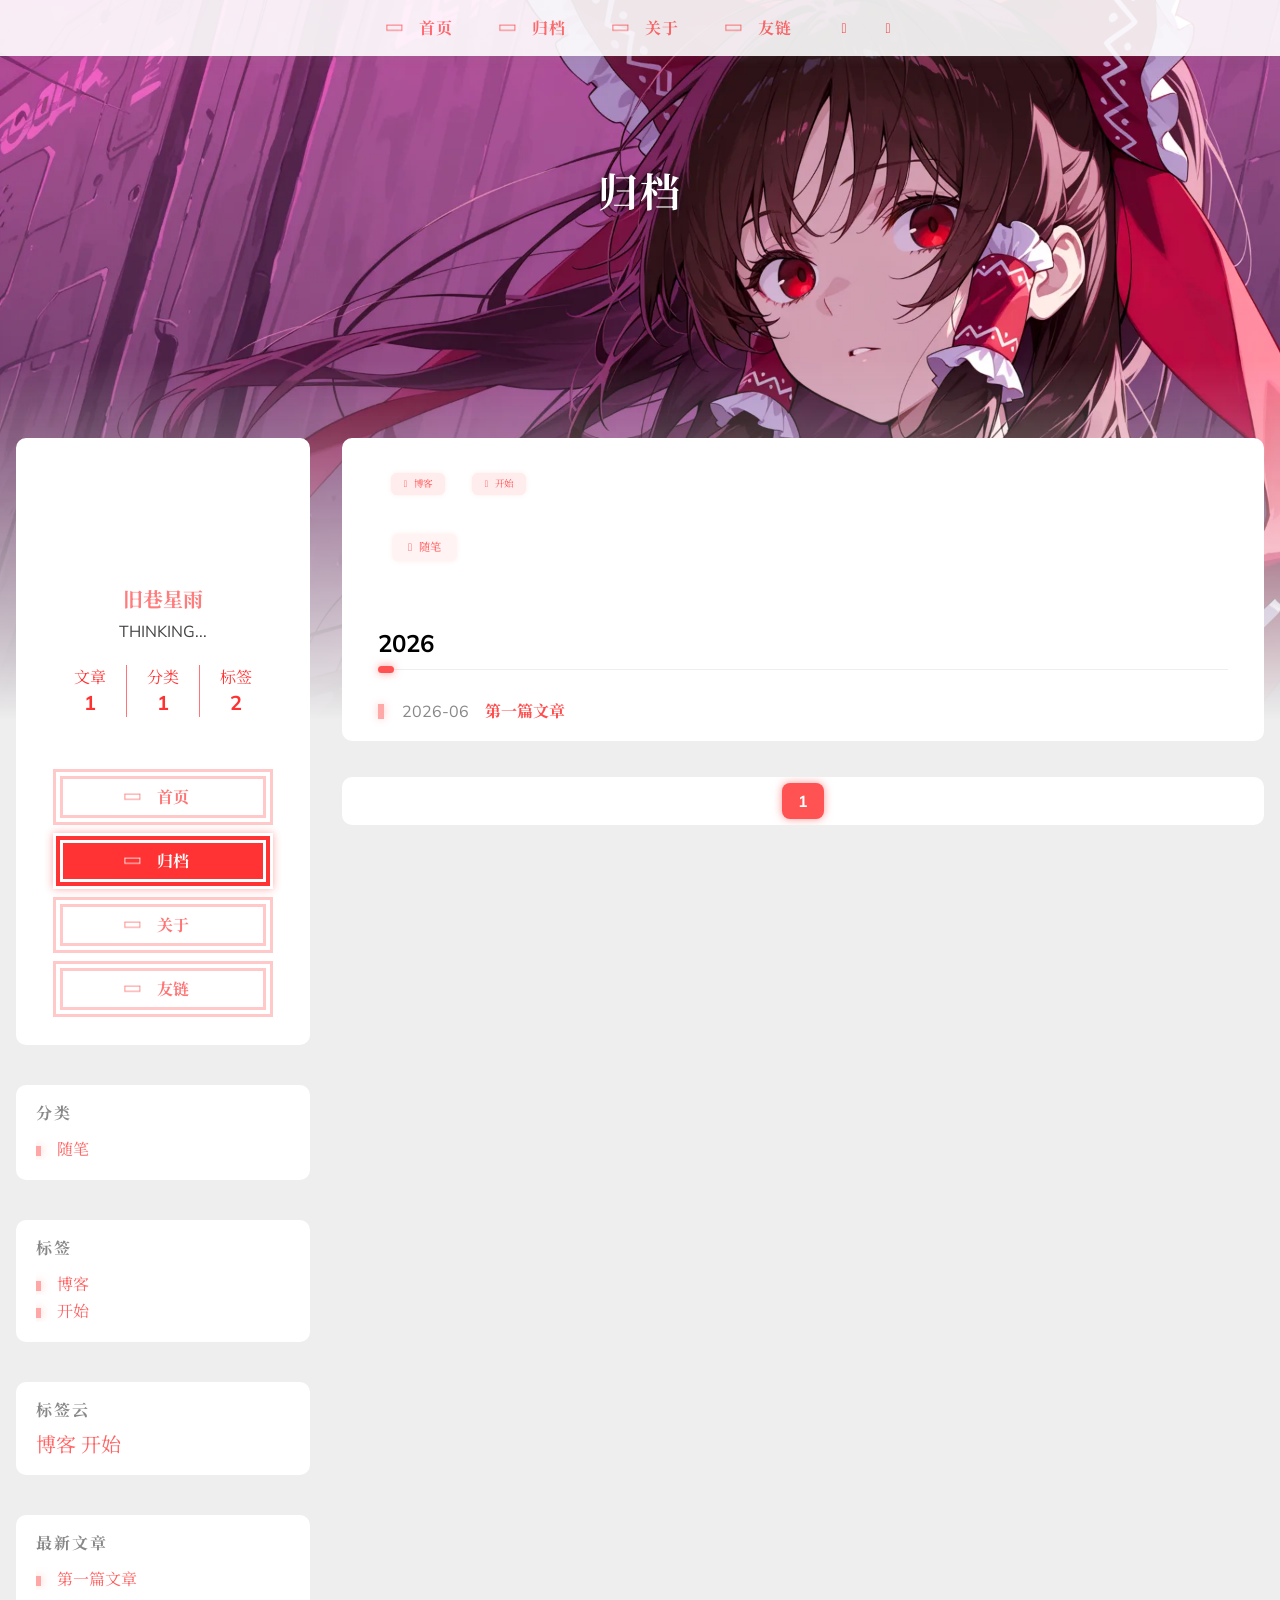
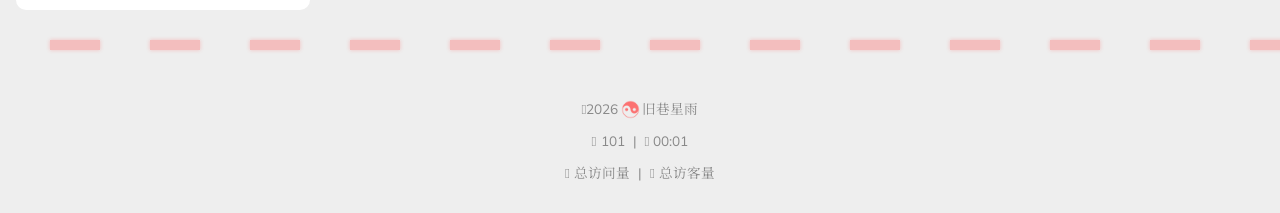
<file: archives/index.html>
<!doctype html>
<html
  lang="en-us" 
  data-theme-mode="auto"
  >
  <head><meta charset="utf-8" />
<meta
  name="viewport"
  content="width=device-width, initial-scale=1, shrink-to-fit=no"
/><title>
  归档 | 旧巷星雨
</title>
<meta name="description" content="文章归档"/><script>
  window.siteConfig = JSON.parse("{\"anchor\":{\"auto\":{\"enable\":false,\"length\":60},\"explicit\":{\"enable\":false,\"marker\":\"{#anchor-\",\"prefix\":\"anchor-\"}},\"anchor_icon\":null,\"base\":\"/\",\"clipboard\":{\"copyright\":{\"count\":50,\"enable\":false,\"license_type\":\"by-nc-sa\"},\"fail\":{\"en\":\"Copy failed (ﾟ⊿ﾟ)ﾂ\",\"ja\":\"コピー失敗 (ﾟ⊿ﾟ)ﾂ\",\"pt-br\":\"Falha ao copiar (ﾟ⊿ﾟ)ﾂ\",\"zh-cn\":\"复制失败 (ﾟ⊿ﾟ)ﾂ\",\"zh-tw\":\"複製失敗 (ﾟ⊿ﾟ)ﾂ\"},\"success\":{\"en\":\"Copy successfully (*^▽^*)\",\"ja\":\"コピー成功 (*^▽^*)\",\"pt-br\":\"Copiado com sucesso (*^▽^*)\",\"zh-cn\":\"复制成功 (*^▽^*)\",\"zh-tw\":\"複製成功 (*^▽^*)\"}},\"code_block\":{\"expand\":true},\"icon_font\":\"4552607_ex15nbittbh\",\"outdate\":{\"daysago\":180,\"enable\":false,\"message\":{\"en\":\"This article was last updated on {time}. Please note that the content may no longer be applicable.\",\"ja\":\"この記事は最終更新日：{time}。記載内容が現在有効でない可能性がありますのでご注意ください。\",\"pt-br\":\"Este artigo foi atualizado pela última vez em {time}. Observe que o conteúdo pode não ser mais aplicável.\",\"zh-cn\":\"本文最后更新于 {time}，请注意文中内容可能已不适用。\",\"zh-tw\":\"本文最後更新於 {time}，請注意文中內容可能已不適用。\"}}}");
  
</script>
<link rel="preconnect" href="https://fonts.gstatic.com" crossorigin />
<link
  rel="preload"
  as="style"
  href="https://fonts.googleapis.com/css?family=Mulish:400,400italic,700,700italic%7cNoto%20Serif%20SC:400,400italic,700,700italic%7c&amp;display=swap"
/>
<link
  rel="stylesheet"
  href="https://fonts.googleapis.com/css?family=Mulish:400,400italic,700,700italic%7cNoto%20Serif%20SC:400,400italic,700,700italic%7c&amp;display=swap"
  media="print"
  onload="this.media='all'"
/>
<link
    rel="preload"
    href="//at.alicdn.com/t/c/font_4552607_ex15nbittbh.woff2"
    as="font"
    type="font/woff2"
    crossorigin="anonymous"
  /><link rel="stylesheet" href="/css/loader.min.ac746e154f756f8220326eeb52a719f142ab038be5a8ddf30ea5ef15ef2356ea.css" /><meta property="og:type" content="website" />
  <meta property="og:title" content="归档 | 旧巷星雨" />
  <meta
    property="og:description"
    content="文章归档"
  />
  <meta property="og:url" content="/archives/" />
  <meta
    property="og:site_name"
    content="旧巷星雨的博客"
  />
  <meta property="og:image" content="/images/banner.webp" />
  <meta property="article:author" content="旧巷星雨" />
  <meta property="article:published_time" content="2026-06-30T14:50:00&#43;08:00" />
  <meta property="article:modified_time" content="2026-06-30T14:50:00&#43;08:00" /><meta name="twitter:card" content="summary" /><meta name="twitter:image" content="/images/banner.webp" /><link rel="alternate" type="application/rss+xml" href="/archives/index.xml" title="旧巷星雨的博客">
<link rel="shortcut icon" href="/favicon.ico"><link rel="stylesheet" href="/css/main.min.c667d9d996398534d0b6c1b6e850aaf7ef4c98d1ff7b071bafd81892722def94.css" /><link
    rel="preload"
    as="style"
    href="https://npm.webcache.cn/photoswipe@5.4.4/dist/photoswipe.css"
    integrity="sha384-IfxC36XL/toUyJ939C73PcgMuRzAZuIzZxE38drsmO5p6jD7ei&#43;Zx/1oA/0l8ysE" crossorigin="anonymous"
    onload="this.onload=null;this.rel='stylesheet'"
  /><link
    rel="preload"
    as="style"
    href="https://npm.webcache.cn/katex@0.16.24/dist/katex.min.css"
    integrity="sha384-tTgKLjMYmJr94v8qu2PE5MUGSMbyN2xiH266JUB3gpm8vnnJywd1dWSOEfrFz&#43;YI" crossorigin="anonymous"
    onload="this.onload=null;this.rel='stylesheet'"
  /><script
    src="https://npm.webcache.cn/pace-js@1.2.4/pace.min.js"
    
    
    
    
    integrity="sha384-k6YtvFUEIuEFBdrLKJ3YAUbBki333tj1CSUisai5Cswsg9wcLNaPzsTHDswp4Az8" crossorigin="anonymous"></script><link
    rel="stylesheet"
    href="https://npm.webcache.cn/@reimujs/aos@0.1.2/dist/aos.css"
    integrity="sha384-GMRP93c6Hkz9JVKGAuRR3nTS7M07RwPgTFenXiosjq2VbVgvdDNcz1g6Mkj8AONa" crossorigin="anonymous"/><link
    rel="stylesheet"
    href="https://npm.webcache.cn/aplayer@1.10.1/dist/APlayer.min.css"
    integrity="sha384-tLMkTWh2pfXNWGFlUS0w1TFtRG5xZ9lPWFOooj&#43;vDDLIL&#43;xBGQU/voDBY5XE2lVh" crossorigin="anonymous"/></head>
  <body><div id='loader'>
    <div class="loading-left-bg loading-bg"></div>
    <div class="loading-right-bg loading-bg"></div>
    <div class="spinner-box">
      <div class="loading-taichi rotate"><svg width="150" height="150" viewBox="0 0 1024 1024" class="icon" version="1.1" xmlns="https://www.w3.org/2000/svg" shape-rendering="geometricPrecision">
            <path d="M303.5 432A80 80 0 0 1 291.5 592A80 80 0 0 1 303.5 432z" fill="var(--red-1, #ff5252)" />
            <path d="M512 65A447 447 0 0 1 512 959L512 929A417 417 0 0 0 512 95A417 417 0 0 0 512 929L512 959A447 447 0 0 1 512 65z 
          M512 95A417 417 0 0 1 929 512A208.5 208.5 0 0 1 720.5 720.5L720.5 592A80 80 0 0 0 720.5 432A80 80 0 0 0 720.5 592L720.5 720.5A208.5 208.5 0 0 1 512 512A208.5 208.5 0 0 0 303.5 303.5A208.5 208.5 0 0 0 95 512A417 417 0 0 1 512 95z" fill="var(--red-1, #ff5252)" />
          </svg></div><div class="loading-word">Loading...</div>
    </div>
  </div>
  </div>
  <script>
    var time = null;
    var loaderEl = document.getElementById('loader');
    var startLoading = () => {
      time = Date.now();
      loaderEl.classList.remove("loading");
    }
    var hideLoader = () => {
      document.body.style.overflow = 'auto';
      loader.classList.add('loading');
    };

    var endLoading = () => {
      if (!time) {
        hideLoader();
      } else {
        if (Date.now() - time > 500) {
          time = null;
          hideLoader();
        } else {
          setTimeout(endLoading, 500 - (Date.now() - time));
          time = null;
        }
      }
    }
    window.addEventListener('DOMContentLoaded', endLoading);
    loaderEl.addEventListener('click', endLoading);
  </script><div id="copy-tooltip"></div>
<div id="lang-tooltip">
本文章没有找到对应的语言版本
</div>
<div id="heatmap-tooltip"></div><div id="container">
      <div id="wrap"><div id="header-nav">
  <nav id="main-nav" aria-label="Primary navigation"><a class="main-nav-link-wrap" href="/"><div class='main-nav-icon icon rotate'>&#xe62b;</div><span class="main-nav-link">首页</span>
      </a><a class="main-nav-link-wrap" href="/archives"><div class='main-nav-icon icon rotate'>&#xe62b;</div><span class="main-nav-link">归档</span>
      </a><a class="main-nav-link-wrap" href="/about"><div class='main-nav-icon icon rotate'>&#xe62b;</div><span class="main-nav-link">关于</span>
      </a><a class="main-nav-link-wrap" href="/friend"><div class='main-nav-icon icon rotate'>&#xe62b;</div><span class="main-nav-link">友链</span>
      </a><a id="main-nav-toggle" class="nav-icon" aria-label="Toggle navigation" role="button"></a>
  </nav>
  <nav id="sub-nav" aria-label="Secondary navigation"><a id="nav-rss-link" class="nav-icon" href="/archives/index.xml" title="RSS 订阅" aria-label="RSS 订阅" target="_blank"></a></nav></div>
<header id="header" aria-label="Site header"><picture></picture><img  fetchpriority="high" src="/images/banner.webp" alt="归档"><div id="header-outer">
    <div id="header-title"><span id="logo">
            <h1 data-aos="slide-up">归档</h1>
          </span><h2 id="subtitle-wrap" data-aos="slide-down"></h2></div>
  </div>
</header><div id="content"
          aria-label="Page content"
          class="sidebar-left"
            ><aside id="sidebar" aria-label="Sidebar"><div class="sidebar-wrapper-container "><div class="sidebar-wrapper">
    <div
      class="sidebar-wrap"
      data-aos="fade-up"
    ><div class="sidebar-author">
  <img
    data-src="/avatar/me.png"
    data-sizes="auto"
    alt="旧巷星雨"
    class="lazyload"
  />
  <div class="sidebar-author-name">旧巷星雨</div>
  <div class="sidebar-description">THINKING...</div>
</div>
<div class="sidebar-state">
  <div class="sidebar-state-article">
    <div>文章</div><div class="sidebar-state-number">1</div>
  </div>
  <a class="sidebar-state-category" href="/categories/" aria-label="sidebar-state-category-link">
    <div>分类</div>
    <div class="sidebar-state-number">
      1
    </div>
  </a>
  <a class="sidebar-state-tag" href="/tags/" aria-label="sidebar-state-tag-link">
    <div>标签</div>
    <div class="sidebar-state-number">2</div>
  </a>
</div>
<div class="sidebar-social" ></div><div class="sidebar-menu"><div class="sidebar-menu-link-wrap">
      <a
        class="sidebar-menu-link-dummy"
        href="/"
        aria-label="首页"
      ></a><div class='sidebar-menu-icon icon rotate'>&#xe62b;</div><div class="sidebar-menu-link">首页</div>
    </div><div class="sidebar-menu-link-wrap">
      <a
        class="sidebar-menu-link-dummy"
        href="/archives"
        aria-label="归档"
      ></a><div class='sidebar-menu-icon icon rotate'>&#xe62b;</div><div class="sidebar-menu-link">归档</div>
    </div><div class="sidebar-menu-link-wrap">
      <a
        class="sidebar-menu-link-dummy"
        href="/about"
        aria-label="关于"
      ></a><div class='sidebar-menu-icon icon rotate'>&#xe62b;</div><div class="sidebar-menu-link">关于</div>
    </div><div class="sidebar-menu-link-wrap">
      <a
        class="sidebar-menu-link-dummy"
        href="/friend"
        aria-label="友链"
      ></a><div class='sidebar-menu-icon icon rotate'>&#xe62b;</div><div class="sidebar-menu-link">友链</div>
    </div></div></div>
  </div><div class="sidebar-widget"><div class="widget-wrapper">
    <div
      class="widget-wrap"
      data-aos="fade-up"
    >
      <div style="display: flex; justify-content: space-between;">
        <h3 class="widget-title">分类</h3></div>
      <div class="widget">
        <ul class="category-list"><li class="category-list-item">
                <a class="category-list-link" href="/categories/%E9%9A%8F%E7%AC%94/" 
                  title="随笔"
                  >随笔</a
                >
              </li></ul>
      </div>
    </div>
  </div><div class="widget-wrapper">
    <div
      class="widget-wrap"
      data-aos="fade-up"
    >
      <div style="display: flex; justify-content: space-between;">
        <h3 class="widget-title">标签</h3></div>
      <div class="widget">
        <ul class="tag-list" itemprop="keywords"><li class="tag-item">
                <a
                  class="tag-link"
                  href="/tags/%E5%8D%9A%E5%AE%A2/"
                  aria-label="标签: 博客"
                  title="博客"
                >
                  博客
                </a>
              </li><li class="tag-item">
                <a
                  class="tag-link"
                  href="/tags/%E5%BC%80%E5%A7%8B/"
                  aria-label="标签: 开始"
                  title="开始"
                >
                  开始
                </a>
              </li></ul>
      </div>
    </div>
  </div><div class="widget-wrapper">
  <div
    class="widget-wrap"
    data-aos="fade-up"
  >
    <h3 class="widget-title">标签云</h3><div class="widget tagcloud"><a
            style="font-size:20px"
            href="/tags/%E5%8D%9A%E5%AE%A2/"
            aria-label="标签: 博客"
            >博客</a
          ><a
            style="font-size:20px"
            href="/tags/%E5%BC%80%E5%A7%8B/"
            aria-label="标签: 开始"
            >开始</a
          ></div>
  </div>
</div><div class="widget-wrapper">
    <div
      class="widget-wrap"
      data-aos="fade-up"
    >
      <h3 class="widget-title">最新文章</h3>
      <div class="widget">
        <ul><li>
              <a href="/post/first-post/" title="第一篇文章">第一篇文章</a>
            </li></ul>
      </div>
    </div>
  </div></div></div></aside>
<section id="main" aria-label="Main content"><div
    class="archives-outer-wrap"
    data-aos="fade-up"
  ><div class="tag-wrap"><div
      class="archives-tag-list-item"
      data-aos="zoom-in"
    >
      <a class="archives-tag-list-link" href="/tags/%E5%8D%9A%E5%AE%A2/"
        >博客</a
      >
    </div><div
      class="archives-tag-list-item"
      data-aos="zoom-in"
    >
      <a class="archives-tag-list-link" href="/tags/%E5%BC%80%E5%A7%8B/"
        >开始</a
      >
    </div></div>
<div class="category-wrap"><div
      class="archives-category-list-item"
      data-aos="zoom-in"
    >
      <a class="archives-category-list-link" href="/categories/%E9%9A%8F%E7%AC%94/"
        >随笔</a
      >
    </div></div><section class="archives-wrap" data-aos="fade-up">
    <div class="archive-year-wrap">
      <span class="archive-year">2026</span>
    </div>
    <ul><li class="archive-article">
          <div class="archive-article-date">
            <span>
              <time
                class="dt-published"
                datetime="2026-06-30 14:35:00 &#43;0800 &#43;0800"
                itemprop="datePublished"
                >2026-06</time
              >
            </span>
          </div><a class="archive-article-title" href="/post/first-post/"
              >第一篇文章</a
            ></li></ul>
  </section></div><nav id="page-nav" aria-label="Pagination navigation" data-aos="fade-up"><span class="page-number current">1</span></nav>
</section>
        </div><footer id="footer" aria-label="Site footer">
  <div style="width: 100%; overflow: hidden">
    <div class="footer-line"></div>
  </div>
  <div id="footer-info"><div>
      <span class="icon-copyright"></span>2026<span class="footer-info-sep rotate"></span>旧巷星雨
    </div><div>
        <span class="icon-brush"
          >&nbsp;101</span
        >
        &nbsp;|&nbsp;
        <span class="icon-coffee">&nbsp;00:01</span>
      </div><div>
        <span class="icon-eye"></span>
        <span id="busuanzi_container_site_pv"
          >总访问量&nbsp;<span
            id="busuanzi_value_site_pv"
          ></span
        ></span>
        &nbsp;|&nbsp;
        <span class="icon-user"></span>
        <span id="busuanzi_container_site_uv"
          >总访客量&nbsp;<span
            id="busuanzi_value_site_uv"
          ></span
        ></span>
      </div></div>
</footer>
<div class="sidebar-top">
            <div class="sidebar-top-taichi rotate"></div>
            <div class="arrow-up"></div>
          </div><div id="mask" class="hide"></div>
      </div><nav id="mobile-nav" aria-label="Mobile navigation">
  <div class="sidebar-wrap"><div class="sidebar-author">
  <img
    data-src="/avatar/me.png"
    data-sizes="auto"
    alt="旧巷星雨"
    class="lazyload"
  />
  <div class="sidebar-author-name">旧巷星雨</div>
  <div class="sidebar-description">THINKING...</div>
</div>
<div class="sidebar-state">
  <div class="sidebar-state-article">
    <div>文章</div><div class="sidebar-state-number">1</div>
  </div>
  <a class="sidebar-state-category" href="/categories/" aria-label="sidebar-state-category-link">
    <div>分类</div>
    <div class="sidebar-state-number">
      1
    </div>
  </a>
  <a class="sidebar-state-tag" href="/tags/" aria-label="sidebar-state-tag-link">
    <div>标签</div>
    <div class="sidebar-state-number">2</div>
  </a>
</div>
<div class="sidebar-social" ></div><div class="sidebar-menu"><div class="sidebar-menu-link-wrap">
      <a
        class="sidebar-menu-link-dummy"
        href="/"
        aria-label="首页"
      ></a><div class='sidebar-menu-icon icon rotate'>&#xe62b;</div><div class="sidebar-menu-link">首页</div>
    </div><div class="sidebar-menu-link-wrap">
      <a
        class="sidebar-menu-link-dummy"
        href="/archives"
        aria-label="归档"
      ></a><div class='sidebar-menu-icon icon rotate'>&#xe62b;</div><div class="sidebar-menu-link">归档</div>
    </div><div class="sidebar-menu-link-wrap">
      <a
        class="sidebar-menu-link-dummy"
        href="/about"
        aria-label="关于"
      ></a><div class='sidebar-menu-icon icon rotate'>&#xe62b;</div><div class="sidebar-menu-link">关于</div>
    </div><div class="sidebar-menu-link-wrap">
      <a
        class="sidebar-menu-link-dummy"
        href="/friend"
        aria-label="友链"
      ></a><div class='sidebar-menu-icon icon rotate'>&#xe62b;</div><div class="sidebar-menu-link">友链</div>
    </div></div></div></nav>
</div><meting-js
        theme="var(--color-link)"
        id="2265921590"server="netease"type="playlist"fixed="true">
      </meting-js><script
    src="https://npm.webcache.cn/lazysizes@5.3.2/lazysizes.min.js"
    
    
    
    
    integrity="sha384-3gT/vsepWkfz/ff7PpWNUeMzeWoH3cDhm/A8jM7ouoAK0/fP/9bcHHR5kHq2nf&#43;e" crossorigin="anonymous"></script><script
    src="https://npm.webcache.cn/clipboard@2.0.11/dist/clipboard.min.js"
    
    
    
    
    integrity="sha384-J08i8An/QeARD9ExYpvphB8BsyOj3Gh2TSh1aLINKO3L0cMSH2dN3E22zFoXEi0Q" crossorigin="anonymous"></script><script src="/js/main.js" integrity="" crossorigin="anonymous"  ></script><script src="/js/aos.js" integrity="" crossorigin="anonymous"  ></script><script>
    var aosInit = () => {
      AOS.init({
        duration: 1000,
        easing: "ease",
        once: true,
        offset: 50,
      });
    };
    if (document.readyState === "loading") {
      document.addEventListener("DOMContentLoaded", aosInit);
    } else {
      aosInit();
    }
  </script><script src="/js/pjax_main.js" integrity="" crossorigin="anonymous" data-pjax ></script><script>
  var setupFirework = () => {
    if (! false  || !window.matchMedia('(max-width: 768px)').matches) {
      if (window.firework) {
        const options = JSON.parse("{\"excludeelements\":[\"a\",\"button\"],\"particles\":[{\"colors\":[\"var(--red-1)\",\"var(--red-2)\",\"var(--red-3)\",\"var(--red-4)\"],\"duration\":[1200,1800],\"easing\":\"easeOutExpo\",\"move\":[\"emit\"],\"number\":20,\"shape\":\"circle\",\"shapeOptions\":{\"alpha\":[0.3,0.5],\"radius\":[16,32]}},{\"colors\":[\"var(--red-0)\"],\"duration\":[1200,1800],\"easing\":\"easeOutExpo\",\"move\":[\"diffuse\"],\"number\":1,\"shape\":\"circle\",\"shapeOptions\":{\"alpha\":[0.2,0.5],\"lineWidth\":6,\"radius\":20}}]}");
        options.excludeElements = options.excludeelements;
        delete options.excludeelements;
        window.firework(options);
      }
    }
  }
</script><script
    src="https://npm.webcache.cn/mouse-firework@0.2.0/dist/index.umd.js"
    defer
    
    
    onload="setupFirework()"
    integrity="sha384-qi9WggRt19tv8Vc7pCHW3ulMNLwrn515zaLEWZjl1px07vz8&#43;pUoWX8n1rgq282T" crossorigin="anonymous"></script><script
    src="https://npm.webcache.cn/theme-shokax-pjax@0.0.3/dist/index.umd.js"
    
    
    
    
    integrity="sha384-xneY1WY8hOfUzswrE4CrYq35N4BdVcxqxwHPr9zawE/jMSCxD&#43;jAPU55x/jj3wlf" crossorigin="anonymous"></script><script src="/js/pjax.js" integrity="" crossorigin="anonymous"  ></script><script
    src="https://npm.webcache.cn/quicklink@3.0.1/dist/quicklink.umd.js"
    
    
    
    
    integrity="sha384-caMDqvgav/HWdEYQU1QRRHMLleigpL1YHAG0m371DhzfL8rRzUyOb&#43;bEHtwlmYjD" crossorigin="anonymous"></script><script data-pjax>
    window.quicklink?.listen({
      timeout:  3000 ,
      priority:  true ,
      ignores: JSON.parse("[]")
    });
  </script>


<div id="lazy-script">
  <div><script data-pjax>
        window.REIMU_POST = {
          author: "旧巷星雨",
          title: "归档",
          url: "\/archives\/",
          description: "文章归档",
          cover: "\/images\/banner.webp",
        };
      </script><script src="/js/insert_highlight.js" integrity="" crossorigin="anonymous" data-pjax ></script><script src="/js/tabs.js" integrity="" crossorigin="anonymous" data-pjax defer></script><script type="module" data-pjax>const PhotoSwipeLightbox = (await safeImport("https:\/\/npm.webcache.cn\/photoswipe@5.4.4\/dist\/photoswipe-lightbox.esm.min.js", "sha384-DiL6M\/gG\u002bwmTxmCRZyD1zee6lIhawn5TGvED0FOh7fXcN9B0aZ9dexSF\/N6lrZi\/")).default;const initPswp = (gallery, children) => {
          if (_$$(`${gallery} ${children}`).length > 0) {
            new PhotoSwipeLightbox({
              gallery,
              children,pswpModule: () => safeImport("https:\/\/npm.webcache.cn\/photoswipe@5.4.4\/dist\/photoswipe.esm.min.js", "sha384-WkkO3GCmgkC3VQWpaV8DqhKJqpzpF9JoByxDmnV8\u002boTJ7m3DfYEWX1fu1scuS4\u002bs")}).init();
          }
        }
        const pswp = () => {
          initPswp('.article-entry', 'a.article-gallery-item');
          initPswp('.article-gallery', 'a.article-gallery-item');
        }
        pswp()
      </script></div>
</div><script
    src="https://npm.webcache.cn/busuanzi@2.3.0/bsz.pure.mini.js"
    
    async
    
    
    integrity="sha384-0M75wtSkhjIInv4coYlaJU83&#43;OypaRCIq2SukQVQX04eGTCBXJDuWAbJet56id&#43;S" crossorigin="anonymous"></script><script>
    if ('serviceWorker' in navigator) {
      navigator.serviceWorker.getRegistrations().then((registrations) => {
        for (let registration of registrations) {
          registration.unregister();
        }
      });
    }
  </script><script>
  const reimuCopyright = String.raw`
   ______     ______     __     __    __     __  __    
  /\  == \   /\  ___\   /\ \   /\ "-./  \   /\ \/\ \   
  \ \  __<   \ \  __\   \ \ \  \ \ \-./\ \  \ \ \_\ \  
   \ \_\ \_\  \ \_____\  \ \_\  \ \_\ \ \_\  \ \_____\ 
    \/_/ /_/   \/_____/   \/_/   \/_/  \/_/   \/_____/ 
                                                    
  `;
  console.log(String.raw`%c ${reimuCopyright}`, "color: #ff5252;");
  console.log(
    "%c Theme.Reimu" + " %c https://github.com/D-Sketon/hugo-theme-reimu ",
    "color: white; background: #ff5252; padding:5px 0;",
    "padding:4px;border:1px solid #ff5252;",
  );
</script><script>
    var setupAPlayer = () => {
      if (! true  || !window.matchMedia('(max-width: 768px)').matches) {
        if (window.matchMedia('(max-width: 959px)').matches) {
          const meting = _$('meting-js');
          if (meting) {
            meting.setAttribute('fixed', 'true');
            const aside = meting.parentNode?.parentNode;
            if (aside?.tagName === 'ASIDE') {
              meting.parentNode.removeChild(meting);
              document.body.appendChild(meting);
            }
          }
        }
      }
    };</script><script
    src="https://npm.webcache.cn/aplayer@1.10.1/dist/APlayer.min.js"
    defer
    
    
    onload="setupAPlayer()"
    integrity="sha384-gdGYZwHnfJM54evoZhpO0s6ZF5BQiybkiyW7VXr&#43;h5UfruuRL/aORyw&#43;5&#43;HZoU6e" crossorigin="anonymous"></script><script
    src="https://npm.webcache.cn/meting@2.0.1/dist/Meting.min.js"
    defer
    
    
    
    integrity="sha384-ASVlpKF80A22OXTK3tfEjZm1EL6uFMKIC4p8&#43;0maanw1S/IyB&#43;Y4JG&#43;ZDU7GpKE8" crossorigin="anonymous"></script></body>
</html>
</file>
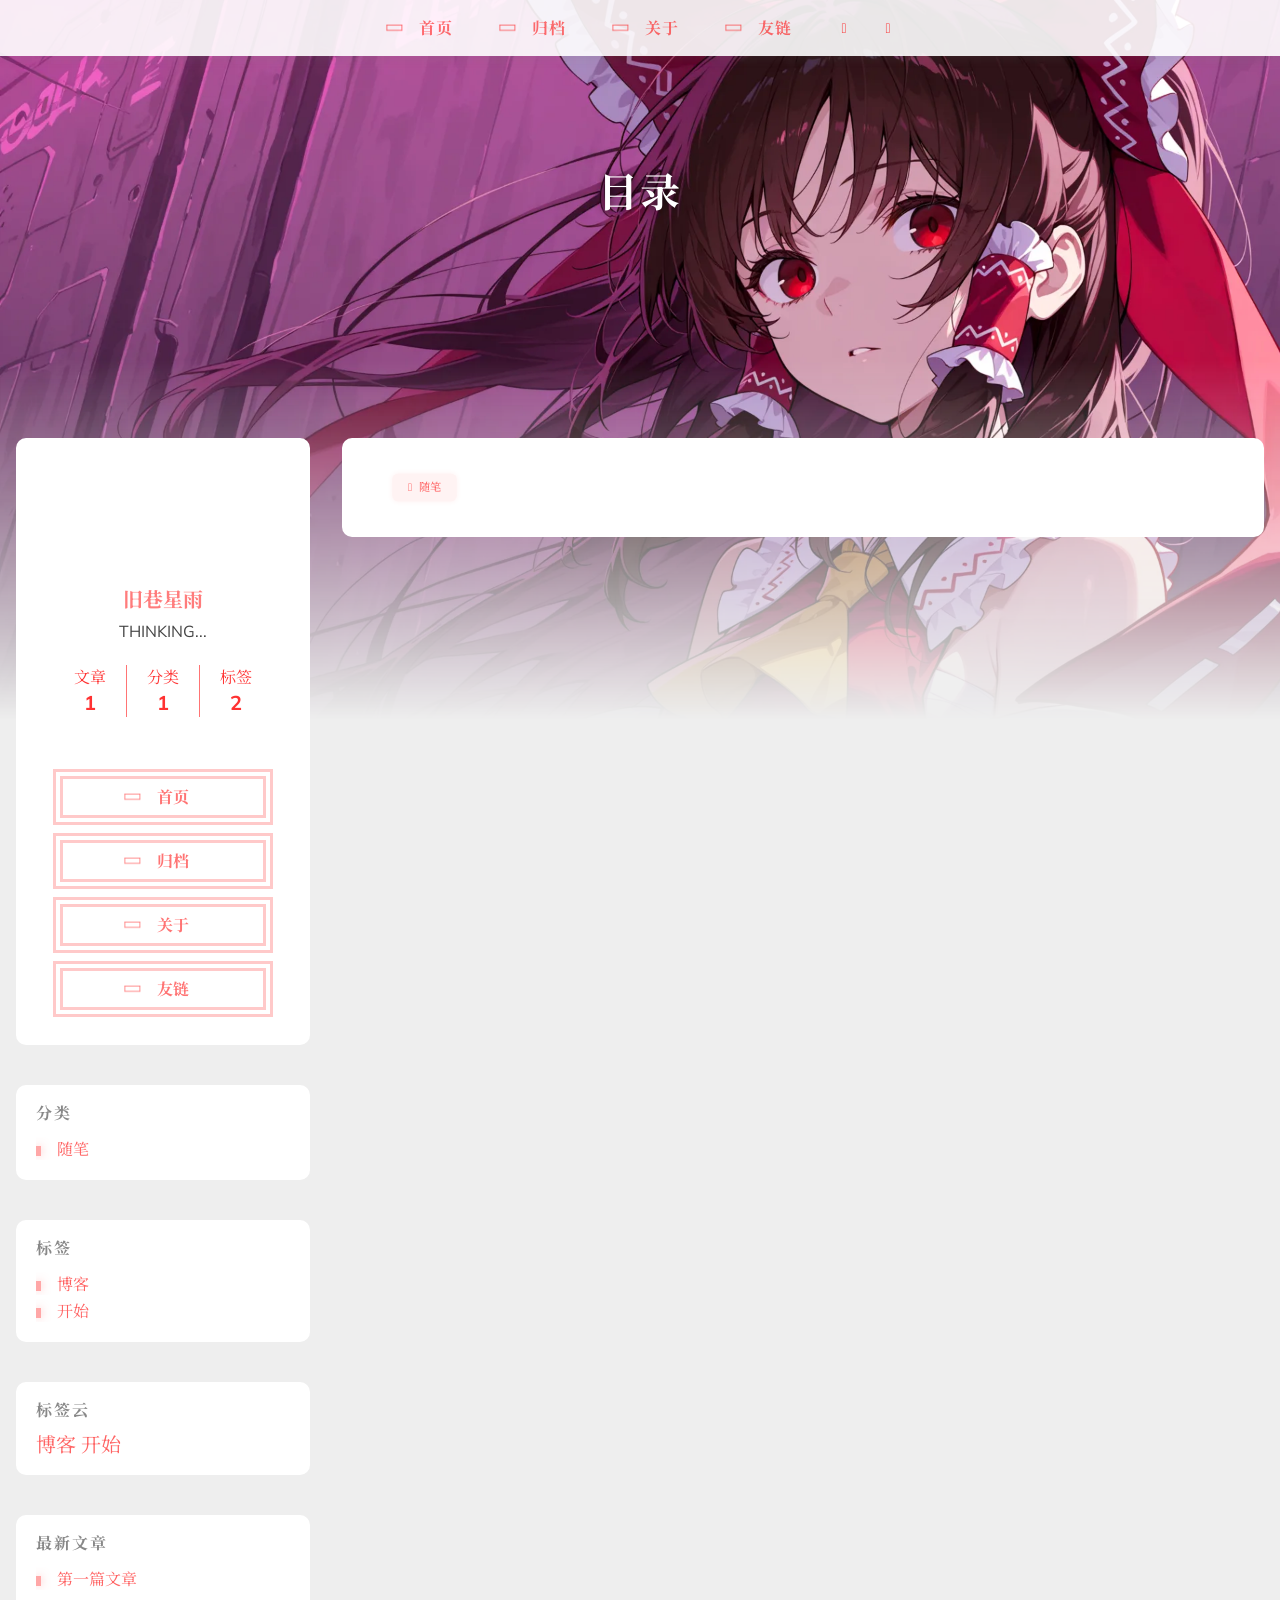
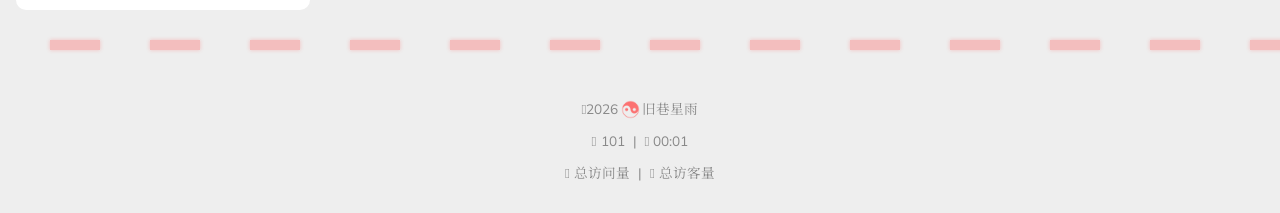
<file: categories/index.html>
<!doctype html>
<html
  lang="en-us" 
  data-theme-mode="auto"
  >
  <head><meta charset="utf-8" />
<meta
  name="viewport"
  content="width=device-width, initial-scale=1, shrink-to-fit=no"
/><title>
  目录 | 旧巷星雨
</title>
<meta name="description" content="THINKING..."/><script>
  window.siteConfig = JSON.parse("{\"anchor\":{\"auto\":{\"enable\":false,\"length\":60},\"explicit\":{\"enable\":false,\"marker\":\"{#anchor-\",\"prefix\":\"anchor-\"}},\"anchor_icon\":null,\"base\":\"/\",\"clipboard\":{\"copyright\":{\"count\":50,\"enable\":false,\"license_type\":\"by-nc-sa\"},\"fail\":{\"en\":\"Copy failed (ﾟ⊿ﾟ)ﾂ\",\"ja\":\"コピー失敗 (ﾟ⊿ﾟ)ﾂ\",\"pt-br\":\"Falha ao copiar (ﾟ⊿ﾟ)ﾂ\",\"zh-cn\":\"复制失败 (ﾟ⊿ﾟ)ﾂ\",\"zh-tw\":\"複製失敗 (ﾟ⊿ﾟ)ﾂ\"},\"success\":{\"en\":\"Copy successfully (*^▽^*)\",\"ja\":\"コピー成功 (*^▽^*)\",\"pt-br\":\"Copiado com sucesso (*^▽^*)\",\"zh-cn\":\"复制成功 (*^▽^*)\",\"zh-tw\":\"複製成功 (*^▽^*)\"}},\"code_block\":{\"expand\":true},\"icon_font\":\"4552607_ex15nbittbh\",\"outdate\":{\"daysago\":180,\"enable\":false,\"message\":{\"en\":\"This article was last updated on {time}. Please note that the content may no longer be applicable.\",\"ja\":\"この記事は最終更新日：{time}。記載内容が現在有効でない可能性がありますのでご注意ください。\",\"pt-br\":\"Este artigo foi atualizado pela última vez em {time}. Observe que o conteúdo pode não ser mais aplicável.\",\"zh-cn\":\"本文最后更新于 {time}，请注意文中内容可能已不适用。\",\"zh-tw\":\"本文最後更新於 {time}，請注意文中內容可能已不適用。\"}}}");
  
</script>
<link rel="preconnect" href="https://fonts.gstatic.com" crossorigin />
<link
  rel="preload"
  as="style"
  href="https://fonts.googleapis.com/css?family=Mulish:400,400italic,700,700italic%7cNoto%20Serif%20SC:400,400italic,700,700italic%7c&amp;display=swap"
/>
<link
  rel="stylesheet"
  href="https://fonts.googleapis.com/css?family=Mulish:400,400italic,700,700italic%7cNoto%20Serif%20SC:400,400italic,700,700italic%7c&amp;display=swap"
  media="print"
  onload="this.media='all'"
/>
<link
    rel="preload"
    href="//at.alicdn.com/t/c/font_4552607_ex15nbittbh.woff2"
    as="font"
    type="font/woff2"
    crossorigin="anonymous"
  /><link rel="stylesheet" href="/css/loader.min.ac746e154f756f8220326eeb52a719f142ab038be5a8ddf30ea5ef15ef2356ea.css" /><meta property="og:type" content="website" />
  <meta property="og:title" content="目录 | 旧巷星雨" />
  <meta
    property="og:description"
    content="THINKING..."
  />
  <meta property="og:url" content="/categories/" />
  <meta
    property="og:site_name"
    content="旧巷星雨的博客"
  />
  <meta property="og:image" content="/images/banner.webp" />
  <meta property="article:author" content="旧巷星雨" />
  <meta property="article:published_time" content="2026-06-30T14:35:00&#43;08:00" />
  <meta property="article:modified_time" content="2026-06-30T14:35:00&#43;08:00" /><meta name="twitter:card" content="summary" /><meta name="twitter:image" content="/images/banner.webp" /><link rel="alternate" type="application/rss+xml" href="/categories/index.xml" title="旧巷星雨的博客">
<link rel="shortcut icon" href="/favicon.ico"><link rel="stylesheet" href="/css/main.min.c667d9d996398534d0b6c1b6e850aaf7ef4c98d1ff7b071bafd81892722def94.css" /><link
    rel="preload"
    as="style"
    href="https://npm.webcache.cn/photoswipe@5.4.4/dist/photoswipe.css"
    integrity="sha384-IfxC36XL/toUyJ939C73PcgMuRzAZuIzZxE38drsmO5p6jD7ei&#43;Zx/1oA/0l8ysE" crossorigin="anonymous"
    onload="this.onload=null;this.rel='stylesheet'"
  /><link
    rel="preload"
    as="style"
    href="https://npm.webcache.cn/katex@0.16.24/dist/katex.min.css"
    integrity="sha384-tTgKLjMYmJr94v8qu2PE5MUGSMbyN2xiH266JUB3gpm8vnnJywd1dWSOEfrFz&#43;YI" crossorigin="anonymous"
    onload="this.onload=null;this.rel='stylesheet'"
  /><script
    src="https://npm.webcache.cn/pace-js@1.2.4/pace.min.js"
    
    
    
    
    integrity="sha384-k6YtvFUEIuEFBdrLKJ3YAUbBki333tj1CSUisai5Cswsg9wcLNaPzsTHDswp4Az8" crossorigin="anonymous"></script><link
    rel="stylesheet"
    href="https://npm.webcache.cn/@reimujs/aos@0.1.2/dist/aos.css"
    integrity="sha384-GMRP93c6Hkz9JVKGAuRR3nTS7M07RwPgTFenXiosjq2VbVgvdDNcz1g6Mkj8AONa" crossorigin="anonymous"/><link
    rel="stylesheet"
    href="https://npm.webcache.cn/aplayer@1.10.1/dist/APlayer.min.css"
    integrity="sha384-tLMkTWh2pfXNWGFlUS0w1TFtRG5xZ9lPWFOooj&#43;vDDLIL&#43;xBGQU/voDBY5XE2lVh" crossorigin="anonymous"/></head>
  <body><div id='loader'>
    <div class="loading-left-bg loading-bg"></div>
    <div class="loading-right-bg loading-bg"></div>
    <div class="spinner-box">
      <div class="loading-taichi rotate"><svg width="150" height="150" viewBox="0 0 1024 1024" class="icon" version="1.1" xmlns="https://www.w3.org/2000/svg" shape-rendering="geometricPrecision">
            <path d="M303.5 432A80 80 0 0 1 291.5 592A80 80 0 0 1 303.5 432z" fill="var(--red-1, #ff5252)" />
            <path d="M512 65A447 447 0 0 1 512 959L512 929A417 417 0 0 0 512 95A417 417 0 0 0 512 929L512 959A447 447 0 0 1 512 65z 
          M512 95A417 417 0 0 1 929 512A208.5 208.5 0 0 1 720.5 720.5L720.5 592A80 80 0 0 0 720.5 432A80 80 0 0 0 720.5 592L720.5 720.5A208.5 208.5 0 0 1 512 512A208.5 208.5 0 0 0 303.5 303.5A208.5 208.5 0 0 0 95 512A417 417 0 0 1 512 95z" fill="var(--red-1, #ff5252)" />
          </svg></div><div class="loading-word">Loading...</div>
    </div>
  </div>
  </div>
  <script>
    var time = null;
    var loaderEl = document.getElementById('loader');
    var startLoading = () => {
      time = Date.now();
      loaderEl.classList.remove("loading");
    }
    var hideLoader = () => {
      document.body.style.overflow = 'auto';
      loader.classList.add('loading');
    };

    var endLoading = () => {
      if (!time) {
        hideLoader();
      } else {
        if (Date.now() - time > 500) {
          time = null;
          hideLoader();
        } else {
          setTimeout(endLoading, 500 - (Date.now() - time));
          time = null;
        }
      }
    }
    window.addEventListener('DOMContentLoaded', endLoading);
    loaderEl.addEventListener('click', endLoading);
  </script><div id="copy-tooltip"></div>
<div id="lang-tooltip">
本文章没有找到对应的语言版本
</div>
<div id="heatmap-tooltip"></div><div id="container">
      <div id="wrap"><div id="header-nav">
  <nav id="main-nav" aria-label="Primary navigation"><a class="main-nav-link-wrap" href="/"><div class='main-nav-icon icon rotate'>&#xe62b;</div><span class="main-nav-link">首页</span>
      </a><a class="main-nav-link-wrap" href="/archives"><div class='main-nav-icon icon rotate'>&#xe62b;</div><span class="main-nav-link">归档</span>
      </a><a class="main-nav-link-wrap" href="/about"><div class='main-nav-icon icon rotate'>&#xe62b;</div><span class="main-nav-link">关于</span>
      </a><a class="main-nav-link-wrap" href="/friend"><div class='main-nav-icon icon rotate'>&#xe62b;</div><span class="main-nav-link">友链</span>
      </a><a id="main-nav-toggle" class="nav-icon" aria-label="Toggle navigation" role="button"></a>
  </nav>
  <nav id="sub-nav" aria-label="Secondary navigation"><a id="nav-rss-link" class="nav-icon" href="/categories/index.xml" title="RSS 订阅" aria-label="RSS 订阅" target="_blank"></a></nav></div>
<header id="header" aria-label="Site header"><picture></picture><img  fetchpriority="high" src="/images/banner.webp" alt="Categories"><div id="header-outer">
    <div id="header-title"><span id="logo">
            <h1 data-aos="slide-up">目录</h1>
          </span><h2 id="subtitle-wrap" data-aos="slide-down"></h2></div>
  </div>
</header><div id="content"
          aria-label="Page content"
          class="sidebar-left"
            ><aside id="sidebar" aria-label="Sidebar"><div class="sidebar-wrapper-container "><div class="sidebar-wrapper">
    <div
      class="sidebar-wrap"
      data-aos="fade-up"
    ><div class="sidebar-author">
  <img
    data-src="/avatar/me.png"
    data-sizes="auto"
    alt="旧巷星雨"
    class="lazyload"
  />
  <div class="sidebar-author-name">旧巷星雨</div>
  <div class="sidebar-description">THINKING...</div>
</div>
<div class="sidebar-state">
  <div class="sidebar-state-article">
    <div>文章</div><div class="sidebar-state-number">1</div>
  </div>
  <a class="sidebar-state-category" href="/categories/" aria-label="sidebar-state-category-link">
    <div>分类</div>
    <div class="sidebar-state-number">
      1
    </div>
  </a>
  <a class="sidebar-state-tag" href="/tags/" aria-label="sidebar-state-tag-link">
    <div>标签</div>
    <div class="sidebar-state-number">2</div>
  </a>
</div>
<div class="sidebar-social" ></div><div class="sidebar-menu"><div class="sidebar-menu-link-wrap">
      <a
        class="sidebar-menu-link-dummy"
        href="/"
        aria-label="首页"
      ></a><div class='sidebar-menu-icon icon rotate'>&#xe62b;</div><div class="sidebar-menu-link">首页</div>
    </div><div class="sidebar-menu-link-wrap">
      <a
        class="sidebar-menu-link-dummy"
        href="/archives"
        aria-label="归档"
      ></a><div class='sidebar-menu-icon icon rotate'>&#xe62b;</div><div class="sidebar-menu-link">归档</div>
    </div><div class="sidebar-menu-link-wrap">
      <a
        class="sidebar-menu-link-dummy"
        href="/about"
        aria-label="关于"
      ></a><div class='sidebar-menu-icon icon rotate'>&#xe62b;</div><div class="sidebar-menu-link">关于</div>
    </div><div class="sidebar-menu-link-wrap">
      <a
        class="sidebar-menu-link-dummy"
        href="/friend"
        aria-label="友链"
      ></a><div class='sidebar-menu-icon icon rotate'>&#xe62b;</div><div class="sidebar-menu-link">友链</div>
    </div></div></div>
  </div><div class="sidebar-widget"><div class="widget-wrapper">
    <div
      class="widget-wrap"
      data-aos="fade-up"
    >
      <div style="display: flex; justify-content: space-between;">
        <h3 class="widget-title">分类</h3></div>
      <div class="widget">
        <ul class="category-list"><li class="category-list-item">
                <a class="category-list-link" href="/categories/%E9%9A%8F%E7%AC%94/" 
                  title="随笔"
                  >随笔</a
                >
              </li></ul>
      </div>
    </div>
  </div><div class="widget-wrapper">
    <div
      class="widget-wrap"
      data-aos="fade-up"
    >
      <div style="display: flex; justify-content: space-between;">
        <h3 class="widget-title">标签</h3></div>
      <div class="widget">
        <ul class="tag-list" itemprop="keywords"><li class="tag-item">
                <a
                  class="tag-link"
                  href="/tags/%E5%8D%9A%E5%AE%A2/"
                  aria-label="标签: 博客"
                  title="博客"
                >
                  博客
                </a>
              </li><li class="tag-item">
                <a
                  class="tag-link"
                  href="/tags/%E5%BC%80%E5%A7%8B/"
                  aria-label="标签: 开始"
                  title="开始"
                >
                  开始
                </a>
              </li></ul>
      </div>
    </div>
  </div><div class="widget-wrapper">
  <div
    class="widget-wrap"
    data-aos="fade-up"
  >
    <h3 class="widget-title">标签云</h3><div class="widget tagcloud"><a
            style="font-size:20px"
            href="/tags/%E5%8D%9A%E5%AE%A2/"
            aria-label="标签: 博客"
            >博客</a
          ><a
            style="font-size:20px"
            href="/tags/%E5%BC%80%E5%A7%8B/"
            aria-label="标签: 开始"
            >开始</a
          ></div>
  </div>
</div><div class="widget-wrapper">
    <div
      class="widget-wrap"
      data-aos="fade-up"
    >
      <h3 class="widget-title">最新文章</h3>
      <div class="widget">
        <ul><li>
              <a href="/post/first-post/" title="第一篇文章">第一篇文章</a>
            </li></ul>
      </div>
    </div>
  </div></div></div></aside>
<section id="main" aria-label="Main content"><div
    class="archives-outer-wrap"
    data-aos="fade-up"
  >
    <div
      class="
        category-wrap
      "
    ><div
          class="
            archives-category-list-item
          "
          data-aos="zoom-in"
        >
          <a
            class="
              archives-category-list-link
            "
            href="/categories/%E9%9A%8F%E7%AC%94/"
            >随笔</a
          >
        </div></div>
  </div></section>
        </div><footer id="footer" aria-label="Site footer">
  <div style="width: 100%; overflow: hidden">
    <div class="footer-line"></div>
  </div>
  <div id="footer-info"><div>
      <span class="icon-copyright"></span>2026<span class="footer-info-sep rotate"></span>旧巷星雨
    </div><div>
        <span class="icon-brush"
          >&nbsp;101</span
        >
        &nbsp;|&nbsp;
        <span class="icon-coffee">&nbsp;00:01</span>
      </div><div>
        <span class="icon-eye"></span>
        <span id="busuanzi_container_site_pv"
          >总访问量&nbsp;<span
            id="busuanzi_value_site_pv"
          ></span
        ></span>
        &nbsp;|&nbsp;
        <span class="icon-user"></span>
        <span id="busuanzi_container_site_uv"
          >总访客量&nbsp;<span
            id="busuanzi_value_site_uv"
          ></span
        ></span>
      </div></div>
</footer>
<div class="sidebar-top">
            <div class="sidebar-top-taichi rotate"></div>
            <div class="arrow-up"></div>
          </div><div id="mask" class="hide"></div>
      </div><nav id="mobile-nav" aria-label="Mobile navigation">
  <div class="sidebar-wrap"><div class="sidebar-author">
  <img
    data-src="/avatar/me.png"
    data-sizes="auto"
    alt="旧巷星雨"
    class="lazyload"
  />
  <div class="sidebar-author-name">旧巷星雨</div>
  <div class="sidebar-description">THINKING...</div>
</div>
<div class="sidebar-state">
  <div class="sidebar-state-article">
    <div>文章</div><div class="sidebar-state-number">1</div>
  </div>
  <a class="sidebar-state-category" href="/categories/" aria-label="sidebar-state-category-link">
    <div>分类</div>
    <div class="sidebar-state-number">
      1
    </div>
  </a>
  <a class="sidebar-state-tag" href="/tags/" aria-label="sidebar-state-tag-link">
    <div>标签</div>
    <div class="sidebar-state-number">2</div>
  </a>
</div>
<div class="sidebar-social" ></div><div class="sidebar-menu"><div class="sidebar-menu-link-wrap">
      <a
        class="sidebar-menu-link-dummy"
        href="/"
        aria-label="首页"
      ></a><div class='sidebar-menu-icon icon rotate'>&#xe62b;</div><div class="sidebar-menu-link">首页</div>
    </div><div class="sidebar-menu-link-wrap">
      <a
        class="sidebar-menu-link-dummy"
        href="/archives"
        aria-label="归档"
      ></a><div class='sidebar-menu-icon icon rotate'>&#xe62b;</div><div class="sidebar-menu-link">归档</div>
    </div><div class="sidebar-menu-link-wrap">
      <a
        class="sidebar-menu-link-dummy"
        href="/about"
        aria-label="关于"
      ></a><div class='sidebar-menu-icon icon rotate'>&#xe62b;</div><div class="sidebar-menu-link">关于</div>
    </div><div class="sidebar-menu-link-wrap">
      <a
        class="sidebar-menu-link-dummy"
        href="/friend"
        aria-label="友链"
      ></a><div class='sidebar-menu-icon icon rotate'>&#xe62b;</div><div class="sidebar-menu-link">友链</div>
    </div></div></div></nav>
</div><meting-js
        theme="var(--color-link)"
        id="2265921590"server="netease"type="playlist"fixed="true">
      </meting-js><script
    src="https://npm.webcache.cn/lazysizes@5.3.2/lazysizes.min.js"
    
    
    
    
    integrity="sha384-3gT/vsepWkfz/ff7PpWNUeMzeWoH3cDhm/A8jM7ouoAK0/fP/9bcHHR5kHq2nf&#43;e" crossorigin="anonymous"></script><script
    src="https://npm.webcache.cn/clipboard@2.0.11/dist/clipboard.min.js"
    
    
    
    
    integrity="sha384-J08i8An/QeARD9ExYpvphB8BsyOj3Gh2TSh1aLINKO3L0cMSH2dN3E22zFoXEi0Q" crossorigin="anonymous"></script><script src="/js/main.js" integrity="" crossorigin="anonymous"  ></script><script src="/js/aos.js" integrity="" crossorigin="anonymous"  ></script><script>
    var aosInit = () => {
      AOS.init({
        duration: 1000,
        easing: "ease",
        once: true,
        offset: 50,
      });
    };
    if (document.readyState === "loading") {
      document.addEventListener("DOMContentLoaded", aosInit);
    } else {
      aosInit();
    }
  </script><script src="/js/pjax_main.js" integrity="" crossorigin="anonymous" data-pjax ></script><script>
  var setupFirework = () => {
    if (! false  || !window.matchMedia('(max-width: 768px)').matches) {
      if (window.firework) {
        const options = JSON.parse("{\"excludeelements\":[\"a\",\"button\"],\"particles\":[{\"colors\":[\"var(--red-1)\",\"var(--red-2)\",\"var(--red-3)\",\"var(--red-4)\"],\"duration\":[1200,1800],\"easing\":\"easeOutExpo\",\"move\":[\"emit\"],\"number\":20,\"shape\":\"circle\",\"shapeOptions\":{\"alpha\":[0.3,0.5],\"radius\":[16,32]}},{\"colors\":[\"var(--red-0)\"],\"duration\":[1200,1800],\"easing\":\"easeOutExpo\",\"move\":[\"diffuse\"],\"number\":1,\"shape\":\"circle\",\"shapeOptions\":{\"alpha\":[0.2,0.5],\"lineWidth\":6,\"radius\":20}}]}");
        options.excludeElements = options.excludeelements;
        delete options.excludeelements;
        window.firework(options);
      }
    }
  }
</script><script
    src="https://npm.webcache.cn/mouse-firework@0.2.0/dist/index.umd.js"
    defer
    
    
    onload="setupFirework()"
    integrity="sha384-qi9WggRt19tv8Vc7pCHW3ulMNLwrn515zaLEWZjl1px07vz8&#43;pUoWX8n1rgq282T" crossorigin="anonymous"></script><script
    src="https://npm.webcache.cn/theme-shokax-pjax@0.0.3/dist/index.umd.js"
    
    
    
    
    integrity="sha384-xneY1WY8hOfUzswrE4CrYq35N4BdVcxqxwHPr9zawE/jMSCxD&#43;jAPU55x/jj3wlf" crossorigin="anonymous"></script><script src="/js/pjax.js" integrity="" crossorigin="anonymous"  ></script><script
    src="https://npm.webcache.cn/quicklink@3.0.1/dist/quicklink.umd.js"
    
    
    
    
    integrity="sha384-caMDqvgav/HWdEYQU1QRRHMLleigpL1YHAG0m371DhzfL8rRzUyOb&#43;bEHtwlmYjD" crossorigin="anonymous"></script><script data-pjax>
    window.quicklink?.listen({
      timeout:  3000 ,
      priority:  true ,
      ignores: JSON.parse("[]")
    });
  </script>


<div id="lazy-script">
  <div><script data-pjax>
        window.REIMU_POST = {
          author: "旧巷星雨",
          title: "Categories",
          url: "\/categories\/",
          description: "",
          cover: "\/images\/banner.webp",
        };
      </script><script src="/js/insert_highlight.js" integrity="" crossorigin="anonymous" data-pjax ></script><script src="/js/tabs.js" integrity="" crossorigin="anonymous" data-pjax defer></script><script type="module" data-pjax>const PhotoSwipeLightbox = (await safeImport("https:\/\/npm.webcache.cn\/photoswipe@5.4.4\/dist\/photoswipe-lightbox.esm.min.js", "sha384-DiL6M\/gG\u002bwmTxmCRZyD1zee6lIhawn5TGvED0FOh7fXcN9B0aZ9dexSF\/N6lrZi\/")).default;const initPswp = (gallery, children) => {
          if (_$$(`${gallery} ${children}`).length > 0) {
            new PhotoSwipeLightbox({
              gallery,
              children,pswpModule: () => safeImport("https:\/\/npm.webcache.cn\/photoswipe@5.4.4\/dist\/photoswipe.esm.min.js", "sha384-WkkO3GCmgkC3VQWpaV8DqhKJqpzpF9JoByxDmnV8\u002boTJ7m3DfYEWX1fu1scuS4\u002bs")}).init();
          }
        }
        const pswp = () => {
          initPswp('.article-entry', 'a.article-gallery-item');
          initPswp('.article-gallery', 'a.article-gallery-item');
        }
        pswp()
      </script></div>
</div><script
    src="https://npm.webcache.cn/busuanzi@2.3.0/bsz.pure.mini.js"
    
    async
    
    
    integrity="sha384-0M75wtSkhjIInv4coYlaJU83&#43;OypaRCIq2SukQVQX04eGTCBXJDuWAbJet56id&#43;S" crossorigin="anonymous"></script><script>
    if ('serviceWorker' in navigator) {
      navigator.serviceWorker.getRegistrations().then((registrations) => {
        for (let registration of registrations) {
          registration.unregister();
        }
      });
    }
  </script><script>
  const reimuCopyright = String.raw`
   ______     ______     __     __    __     __  __    
  /\  == \   /\  ___\   /\ \   /\ "-./  \   /\ \/\ \   
  \ \  __<   \ \  __\   \ \ \  \ \ \-./\ \  \ \ \_\ \  
   \ \_\ \_\  \ \_____\  \ \_\  \ \_\ \ \_\  \ \_____\ 
    \/_/ /_/   \/_____/   \/_/   \/_/  \/_/   \/_____/ 
                                                    
  `;
  console.log(String.raw`%c ${reimuCopyright}`, "color: #ff5252;");
  console.log(
    "%c Theme.Reimu" + " %c https://github.com/D-Sketon/hugo-theme-reimu ",
    "color: white; background: #ff5252; padding:5px 0;",
    "padding:4px;border:1px solid #ff5252;",
  );
</script><script>
    var setupAPlayer = () => {
      if (! true  || !window.matchMedia('(max-width: 768px)').matches) {
        if (window.matchMedia('(max-width: 959px)').matches) {
          const meting = _$('meting-js');
          if (meting) {
            meting.setAttribute('fixed', 'true');
            const aside = meting.parentNode?.parentNode;
            if (aside?.tagName === 'ASIDE') {
              meting.parentNode.removeChild(meting);
              document.body.appendChild(meting);
            }
          }
        }
      }
    };</script><script
    src="https://npm.webcache.cn/aplayer@1.10.1/dist/APlayer.min.js"
    defer
    
    
    onload="setupAPlayer()"
    integrity="sha384-gdGYZwHnfJM54evoZhpO0s6ZF5BQiybkiyW7VXr&#43;h5UfruuRL/aORyw&#43;5&#43;HZoU6e" crossorigin="anonymous"></script><script
    src="https://npm.webcache.cn/meting@2.0.1/dist/Meting.min.js"
    defer
    
    
    
    integrity="sha384-ASVlpKF80A22OXTK3tfEjZm1EL6uFMKIC4p8&#43;0maanw1S/IyB&#43;Y4JG&#43;ZDU7GpKE8" crossorigin="anonymous"></script></body>
</html>
</file>
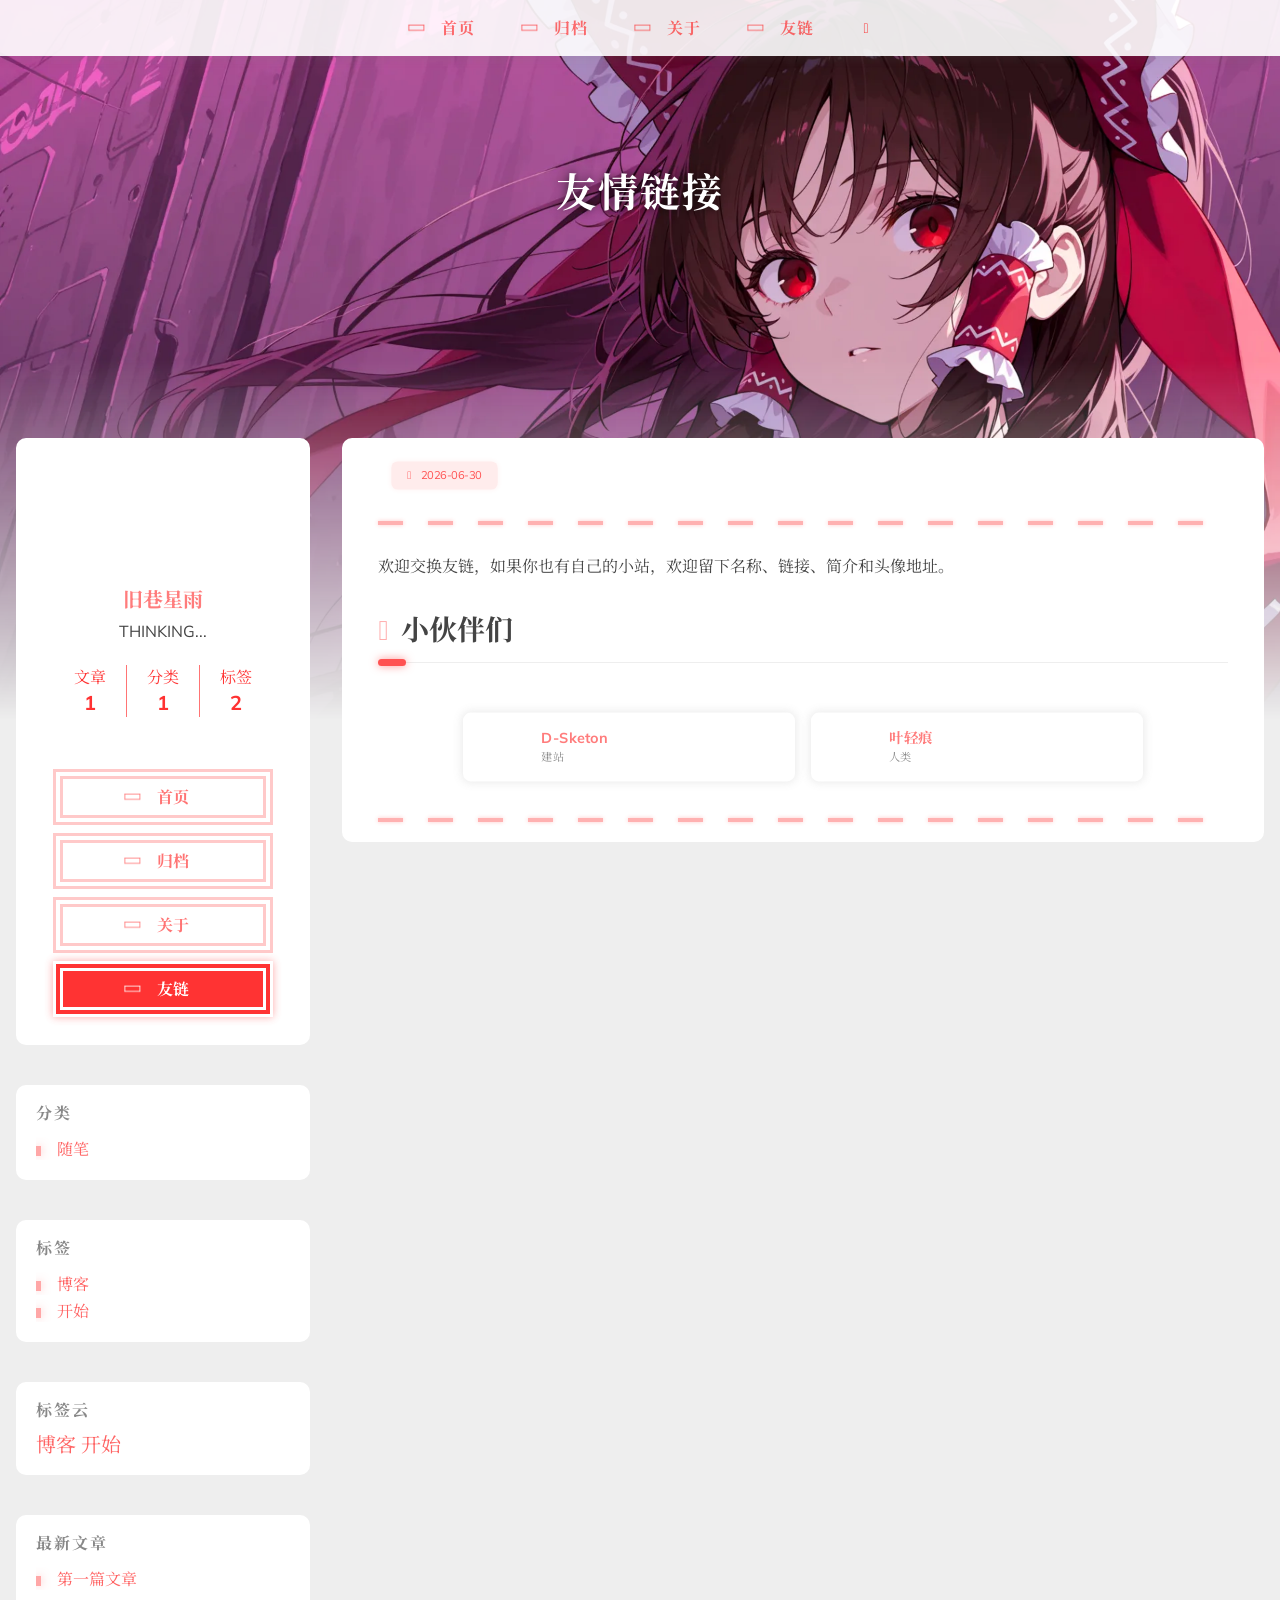
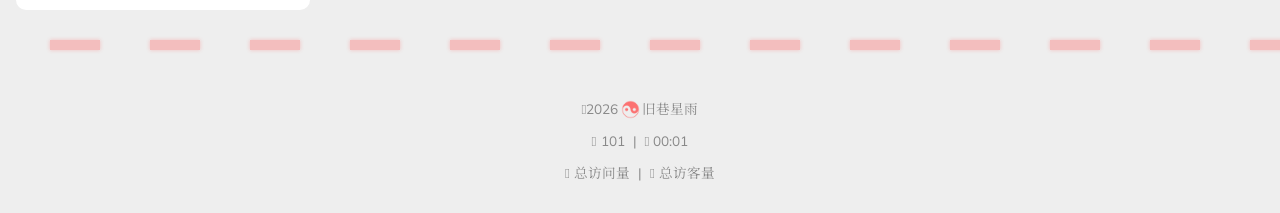
<file: friend/index.html>
<!doctype html>
<html
  lang="en-us" 
  data-theme-mode="auto"
  >
  <head><meta charset="utf-8" />
<meta
  name="viewport"
  content="width=device-width, initial-scale=1, shrink-to-fit=no"
/><title>
  友情链接 | 旧巷星雨
</title>
<meta name="description" content="友情链接"/><script>
  window.siteConfig = JSON.parse("{\"anchor\":{\"auto\":{\"enable\":false,\"length\":60},\"explicit\":{\"enable\":false,\"marker\":\"{#anchor-\",\"prefix\":\"anchor-\"}},\"anchor_icon\":null,\"base\":\"/\",\"clipboard\":{\"copyright\":{\"count\":50,\"enable\":false,\"license_type\":\"by-nc-sa\"},\"fail\":{\"en\":\"Copy failed (ﾟ⊿ﾟ)ﾂ\",\"ja\":\"コピー失敗 (ﾟ⊿ﾟ)ﾂ\",\"pt-br\":\"Falha ao copiar (ﾟ⊿ﾟ)ﾂ\",\"zh-cn\":\"复制失败 (ﾟ⊿ﾟ)ﾂ\",\"zh-tw\":\"複製失敗 (ﾟ⊿ﾟ)ﾂ\"},\"success\":{\"en\":\"Copy successfully (*^▽^*)\",\"ja\":\"コピー成功 (*^▽^*)\",\"pt-br\":\"Copiado com sucesso (*^▽^*)\",\"zh-cn\":\"复制成功 (*^▽^*)\",\"zh-tw\":\"複製成功 (*^▽^*)\"}},\"code_block\":{\"expand\":true},\"icon_font\":\"4552607_ex15nbittbh\",\"outdate\":{\"daysago\":180,\"enable\":false,\"message\":{\"en\":\"This article was last updated on {time}. Please note that the content may no longer be applicable.\",\"ja\":\"この記事は最終更新日：{time}。記載内容が現在有効でない可能性がありますのでご注意ください。\",\"pt-br\":\"Este artigo foi atualizado pela última vez em {time}. Observe que o conteúdo pode não ser mais aplicável.\",\"zh-cn\":\"本文最后更新于 {time}，请注意文中内容可能已不适用。\",\"zh-tw\":\"本文最後更新於 {time}，請注意文中內容可能已不適用。\"}}}");
  
</script>
<link rel="preconnect" href="https://fonts.gstatic.com" crossorigin />
<link
  rel="preload"
  as="style"
  href="https://fonts.googleapis.com/css?family=Mulish:400,400italic,700,700italic%7cNoto%20Serif%20SC:400,400italic,700,700italic%7c&amp;display=swap"
/>
<link
  rel="stylesheet"
  href="https://fonts.googleapis.com/css?family=Mulish:400,400italic,700,700italic%7cNoto%20Serif%20SC:400,400italic,700,700italic%7c&amp;display=swap"
  media="print"
  onload="this.media='all'"
/>
<link
    rel="preload"
    href="//at.alicdn.com/t/c/font_4552607_ex15nbittbh.woff2"
    as="font"
    type="font/woff2"
    crossorigin="anonymous"
  /><link rel="stylesheet" href="/css/loader.min.ac746e154f756f8220326eeb52a719f142ab038be5a8ddf30ea5ef15ef2356ea.css" /><meta property="og:type" content="website" />
  <meta property="og:title" content="友情链接 | 旧巷星雨" />
  <meta
    property="og:description"
    content="友情链接"
  />
  <meta property="og:url" content="/friend/" />
  <meta
    property="og:site_name"
    content="旧巷星雨的博客"
  />
  <meta property="og:image" content="/images/banner.webp" />
  <meta property="article:author" content="旧巷星雨" />
  <meta property="article:published_time" content="2026-06-30T14:50:00&#43;08:00" />
  <meta property="article:modified_time" content="2026-06-30T14:50:00&#43;08:00" /><meta name="twitter:card" content="summary" /><meta name="twitter:image" content="/images/banner.webp" />
<link rel="shortcut icon" href="/favicon.ico"><link rel="stylesheet" href="/css/main.min.c667d9d996398534d0b6c1b6e850aaf7ef4c98d1ff7b071bafd81892722def94.css" /><link
    rel="preload"
    as="style"
    href="https://npm.webcache.cn/photoswipe@5.4.4/dist/photoswipe.css"
    integrity="sha384-IfxC36XL/toUyJ939C73PcgMuRzAZuIzZxE38drsmO5p6jD7ei&#43;Zx/1oA/0l8ysE" crossorigin="anonymous"
    onload="this.onload=null;this.rel='stylesheet'"
  /><link
    rel="preload"
    as="style"
    href="https://npm.webcache.cn/katex@0.16.24/dist/katex.min.css"
    integrity="sha384-tTgKLjMYmJr94v8qu2PE5MUGSMbyN2xiH266JUB3gpm8vnnJywd1dWSOEfrFz&#43;YI" crossorigin="anonymous"
    onload="this.onload=null;this.rel='stylesheet'"
  /><script
    src="https://npm.webcache.cn/pace-js@1.2.4/pace.min.js"
    
    
    
    
    integrity="sha384-k6YtvFUEIuEFBdrLKJ3YAUbBki333tj1CSUisai5Cswsg9wcLNaPzsTHDswp4Az8" crossorigin="anonymous"></script><link
    rel="stylesheet"
    href="https://npm.webcache.cn/@reimujs/aos@0.1.2/dist/aos.css"
    integrity="sha384-GMRP93c6Hkz9JVKGAuRR3nTS7M07RwPgTFenXiosjq2VbVgvdDNcz1g6Mkj8AONa" crossorigin="anonymous"/><link
    rel="stylesheet"
    href="https://npm.webcache.cn/aplayer@1.10.1/dist/APlayer.min.css"
    integrity="sha384-tLMkTWh2pfXNWGFlUS0w1TFtRG5xZ9lPWFOooj&#43;vDDLIL&#43;xBGQU/voDBY5XE2lVh" crossorigin="anonymous"/></head>
  <body><div id='loader'>
    <div class="loading-left-bg loading-bg"></div>
    <div class="loading-right-bg loading-bg"></div>
    <div class="spinner-box">
      <div class="loading-taichi rotate"><svg width="150" height="150" viewBox="0 0 1024 1024" class="icon" version="1.1" xmlns="https://www.w3.org/2000/svg" shape-rendering="geometricPrecision">
            <path d="M303.5 432A80 80 0 0 1 291.5 592A80 80 0 0 1 303.5 432z" fill="var(--red-1, #ff5252)" />
            <path d="M512 65A447 447 0 0 1 512 959L512 929A417 417 0 0 0 512 95A417 417 0 0 0 512 929L512 959A447 447 0 0 1 512 65z 
          M512 95A417 417 0 0 1 929 512A208.5 208.5 0 0 1 720.5 720.5L720.5 592A80 80 0 0 0 720.5 432A80 80 0 0 0 720.5 592L720.5 720.5A208.5 208.5 0 0 1 512 512A208.5 208.5 0 0 0 303.5 303.5A208.5 208.5 0 0 0 95 512A417 417 0 0 1 512 95z" fill="var(--red-1, #ff5252)" />
          </svg></div><div class="loading-word">Loading...</div>
    </div>
  </div>
  </div>
  <script>
    var time = null;
    var loaderEl = document.getElementById('loader');
    var startLoading = () => {
      time = Date.now();
      loaderEl.classList.remove("loading");
    }
    var hideLoader = () => {
      document.body.style.overflow = 'auto';
      loader.classList.add('loading');
    };

    var endLoading = () => {
      if (!time) {
        hideLoader();
      } else {
        if (Date.now() - time > 500) {
          time = null;
          hideLoader();
        } else {
          setTimeout(endLoading, 500 - (Date.now() - time));
          time = null;
        }
      }
    }
    window.addEventListener('DOMContentLoaded', endLoading);
    loaderEl.addEventListener('click', endLoading);
  </script><div id="copy-tooltip"></div>
<div id="lang-tooltip">
本文章没有找到对应的语言版本
</div>
<div id="heatmap-tooltip"></div><div id="container">
      <div id="wrap"><div id="header-nav">
  <nav id="main-nav" aria-label="Primary navigation"><a class="main-nav-link-wrap" href="/"><div class='main-nav-icon icon rotate'>&#xe62b;</div><span class="main-nav-link">首页</span>
      </a><a class="main-nav-link-wrap" href="/archives"><div class='main-nav-icon icon rotate'>&#xe62b;</div><span class="main-nav-link">归档</span>
      </a><a class="main-nav-link-wrap" href="/about"><div class='main-nav-icon icon rotate'>&#xe62b;</div><span class="main-nav-link">关于</span>
      </a><a class="main-nav-link-wrap" href="/friend"><div class='main-nav-icon icon rotate'>&#xe62b;</div><span class="main-nav-link">友链</span>
      </a><a id="main-nav-toggle" class="nav-icon" aria-label="Toggle navigation" role="button"></a>
  </nav>
  <nav id="sub-nav" aria-label="Secondary navigation"></nav></div>
<header id="header" aria-label="Site header"><picture></picture><img  fetchpriority="high" src="/images/banner.webp" alt="友情链接"><div id="header-outer">
    <div id="header-title"><span id="logo">
            <h1 data-aos="slide-up">友情链接</h1>
          </span><h2 id="subtitle-wrap" data-aos="slide-down"></h2></div>
  </div>
</header><div id="content"
          aria-label="Page content"
          class="sidebar-left"
            ><aside id="sidebar" aria-label="Sidebar"><div class="sidebar-wrapper-container "><div class="sidebar-wrapper">
    <div
      class="sidebar-wrap"
      data-aos="fade-up"
    ><div class="sidebar-author">
  <img
    data-src="/avatar/me.png"
    data-sizes="auto"
    alt="旧巷星雨"
    class="lazyload"
  />
  <div class="sidebar-author-name">旧巷星雨</div>
  <div class="sidebar-description">THINKING...</div>
</div>
<div class="sidebar-state">
  <div class="sidebar-state-article">
    <div>文章</div><div class="sidebar-state-number">1</div>
  </div>
  <a class="sidebar-state-category" href="/categories/" aria-label="sidebar-state-category-link">
    <div>分类</div>
    <div class="sidebar-state-number">
      1
    </div>
  </a>
  <a class="sidebar-state-tag" href="/tags/" aria-label="sidebar-state-tag-link">
    <div>标签</div>
    <div class="sidebar-state-number">2</div>
  </a>
</div>
<div class="sidebar-social" ></div><div class="sidebar-menu"><div class="sidebar-menu-link-wrap">
      <a
        class="sidebar-menu-link-dummy"
        href="/"
        aria-label="首页"
      ></a><div class='sidebar-menu-icon icon rotate'>&#xe62b;</div><div class="sidebar-menu-link">首页</div>
    </div><div class="sidebar-menu-link-wrap">
      <a
        class="sidebar-menu-link-dummy"
        href="/archives"
        aria-label="归档"
      ></a><div class='sidebar-menu-icon icon rotate'>&#xe62b;</div><div class="sidebar-menu-link">归档</div>
    </div><div class="sidebar-menu-link-wrap">
      <a
        class="sidebar-menu-link-dummy"
        href="/about"
        aria-label="关于"
      ></a><div class='sidebar-menu-icon icon rotate'>&#xe62b;</div><div class="sidebar-menu-link">关于</div>
    </div><div class="sidebar-menu-link-wrap">
      <a
        class="sidebar-menu-link-dummy"
        href="/friend"
        aria-label="友链"
      ></a><div class='sidebar-menu-icon icon rotate'>&#xe62b;</div><div class="sidebar-menu-link">友链</div>
    </div></div></div>
  </div><div class="sidebar-widget"><div class="widget-wrapper">
    <div
      class="widget-wrap"
      data-aos="fade-up"
    >
      <div style="display: flex; justify-content: space-between;">
        <h3 class="widget-title">分类</h3></div>
      <div class="widget">
        <ul class="category-list"><li class="category-list-item">
                <a class="category-list-link" href="/categories/%E9%9A%8F%E7%AC%94/" 
                  title="随笔"
                  >随笔</a
                >
              </li></ul>
      </div>
    </div>
  </div><div class="widget-wrapper">
    <div
      class="widget-wrap"
      data-aos="fade-up"
    >
      <div style="display: flex; justify-content: space-between;">
        <h3 class="widget-title">标签</h3></div>
      <div class="widget">
        <ul class="tag-list" itemprop="keywords"><li class="tag-item">
                <a
                  class="tag-link"
                  href="/tags/%E5%8D%9A%E5%AE%A2/"
                  aria-label="标签: 博客"
                  title="博客"
                >
                  博客
                </a>
              </li><li class="tag-item">
                <a
                  class="tag-link"
                  href="/tags/%E5%BC%80%E5%A7%8B/"
                  aria-label="标签: 开始"
                  title="开始"
                >
                  开始
                </a>
              </li></ul>
      </div>
    </div>
  </div><div class="widget-wrapper">
  <div
    class="widget-wrap"
    data-aos="fade-up"
  >
    <h3 class="widget-title">标签云</h3><div class="widget tagcloud"><a
            style="font-size:20px"
            href="/tags/%E5%8D%9A%E5%AE%A2/"
            aria-label="标签: 博客"
            >博客</a
          ><a
            style="font-size:20px"
            href="/tags/%E5%BC%80%E5%A7%8B/"
            aria-label="标签: 开始"
            >开始</a
          ></div>
  </div>
</div><div class="widget-wrapper">
    <div
      class="widget-wrap"
      data-aos="fade-up"
    >
      <h3 class="widget-title">最新文章</h3>
      <div class="widget">
        <ul><li>
              <a href="/post/first-post/" title="第一篇文章">第一篇文章</a>
            </li></ul>
      </div>
    </div>
  </div></div></div></aside>
<section id="main" aria-label="Main content"><article
  class="h-entry article"
  itemscope
  itemtype="https://schema.org/BlogPosting"
>
  <div
    class="article-inner"
    data-aos="fade-up"
  >
    <div class="article-meta"><div class="article-date">
  <span
    class="article-date-link icon-calendar"
    data-aos="zoom-in"
  >
    <time datetime="2026-06-30 14:50:00 &#43;0800 &#43;0800" itemprop="datePublished"
      >2026-06-30</time
    >
    <time style="display: none;" id="post-update-time"
      >2026-06-30</time
    >
  </span></div>
</div><div class="hr-line"></div><div class="e-content article-entry" itemprop="articleBody"><p>欢迎交换友链，如果你也有自己的小站，欢迎留下名称、链接、简介和头像地址。</p>
<h2 id="小伙伴们">
<a class="header-anchor" href="#%e5%b0%8f%e4%bc%99%e4%bc%b4%e4%bb%ac"></a>
小伙伴们
</h2><div class="friend-wrap" data-aos="zoom-in"><div class="friend-item-wrap">
      <a href="https://d-sketon.github.io/" rel="noopener nofollow noreferrer" target="_blank"></a>
      <div class="friend-icon-wrap">
       <img
          class="no-lightbox"
          src="https://d-sketon.github.io/avatar/avatar.webp"
          alt="D-Sketon"
        />
      </div>
      <div class="friend-info-wrap">
        <div class="friend-name">
          D-Sketon
        </div>
        <div class="friend-desc">
          建站
        </div>
      </div>
    </div><div class="friend-item-wrap">
      <a href="https://xianze1226.github.io/" rel="noopener nofollow noreferrer" target="_blank"></a>
      <div class="friend-icon-wrap">
       <img
          class="no-lightbox"
          src="https://xianze1226.github.io/images/logo.jpg"
          alt="叶轻痕"
        />
      </div>
      <div class="friend-info-wrap">
        <div class="friend-name">
          叶轻痕
        </div>
        <div class="friend-desc">
          人类
        </div>
      </div>
    </div></div>

</div>
    <footer class="article-footer"><ul class="article-category-list"></ul>
<ul class="article-tag-list" itemprop="keywords"></ul>
</footer>
  </div></article></section>
        </div><footer id="footer" aria-label="Site footer">
  <div style="width: 100%; overflow: hidden">
    <div class="footer-line"></div>
  </div>
  <div id="footer-info"><div>
      <span class="icon-copyright"></span>2026<span class="footer-info-sep rotate"></span>旧巷星雨
    </div><div>
        <span class="icon-brush"
          >&nbsp;101</span
        >
        &nbsp;|&nbsp;
        <span class="icon-coffee">&nbsp;00:01</span>
      </div><div>
        <span class="icon-eye"></span>
        <span id="busuanzi_container_site_pv"
          >总访问量&nbsp;<span
            id="busuanzi_value_site_pv"
          ></span
        ></span>
        &nbsp;|&nbsp;
        <span class="icon-user"></span>
        <span id="busuanzi_container_site_uv"
          >总访客量&nbsp;<span
            id="busuanzi_value_site_uv"
          ></span
        ></span>
      </div></div>
</footer>
<div class="sidebar-top">
            <div class="sidebar-top-taichi rotate"></div>
            <div class="arrow-up"></div>
          </div><div id="mask" class="hide"></div>
      </div><nav id="mobile-nav" aria-label="Mobile navigation">
  <div class="sidebar-wrap"><div class="sidebar-author">
  <img
    data-src="/avatar/me.png"
    data-sizes="auto"
    alt="旧巷星雨"
    class="lazyload"
  />
  <div class="sidebar-author-name">旧巷星雨</div>
  <div class="sidebar-description">THINKING...</div>
</div>
<div class="sidebar-state">
  <div class="sidebar-state-article">
    <div>文章</div><div class="sidebar-state-number">1</div>
  </div>
  <a class="sidebar-state-category" href="/categories/" aria-label="sidebar-state-category-link">
    <div>分类</div>
    <div class="sidebar-state-number">
      1
    </div>
  </a>
  <a class="sidebar-state-tag" href="/tags/" aria-label="sidebar-state-tag-link">
    <div>标签</div>
    <div class="sidebar-state-number">2</div>
  </a>
</div>
<div class="sidebar-social" ></div><div class="sidebar-menu"><div class="sidebar-menu-link-wrap">
      <a
        class="sidebar-menu-link-dummy"
        href="/"
        aria-label="首页"
      ></a><div class='sidebar-menu-icon icon rotate'>&#xe62b;</div><div class="sidebar-menu-link">首页</div>
    </div><div class="sidebar-menu-link-wrap">
      <a
        class="sidebar-menu-link-dummy"
        href="/archives"
        aria-label="归档"
      ></a><div class='sidebar-menu-icon icon rotate'>&#xe62b;</div><div class="sidebar-menu-link">归档</div>
    </div><div class="sidebar-menu-link-wrap">
      <a
        class="sidebar-menu-link-dummy"
        href="/about"
        aria-label="关于"
      ></a><div class='sidebar-menu-icon icon rotate'>&#xe62b;</div><div class="sidebar-menu-link">关于</div>
    </div><div class="sidebar-menu-link-wrap">
      <a
        class="sidebar-menu-link-dummy"
        href="/friend"
        aria-label="友链"
      ></a><div class='sidebar-menu-icon icon rotate'>&#xe62b;</div><div class="sidebar-menu-link">友链</div>
    </div></div></div></nav>
</div><meting-js
        theme="var(--color-link)"
        id="2265921590"server="netease"type="playlist"fixed="true">
      </meting-js><script
    src="https://npm.webcache.cn/lazysizes@5.3.2/lazysizes.min.js"
    
    
    
    
    integrity="sha384-3gT/vsepWkfz/ff7PpWNUeMzeWoH3cDhm/A8jM7ouoAK0/fP/9bcHHR5kHq2nf&#43;e" crossorigin="anonymous"></script><script
    src="https://npm.webcache.cn/clipboard@2.0.11/dist/clipboard.min.js"
    
    
    
    
    integrity="sha384-J08i8An/QeARD9ExYpvphB8BsyOj3Gh2TSh1aLINKO3L0cMSH2dN3E22zFoXEi0Q" crossorigin="anonymous"></script><script src="/js/main.js" integrity="" crossorigin="anonymous"  ></script><script src="/js/aos.js" integrity="" crossorigin="anonymous"  ></script><script>
    var aosInit = () => {
      AOS.init({
        duration: 1000,
        easing: "ease",
        once: true,
        offset: 50,
      });
    };
    if (document.readyState === "loading") {
      document.addEventListener("DOMContentLoaded", aosInit);
    } else {
      aosInit();
    }
  </script><script src="/js/pjax_main.js" integrity="" crossorigin="anonymous" data-pjax ></script><script>
  var setupFirework = () => {
    if (! false  || !window.matchMedia('(max-width: 768px)').matches) {
      if (window.firework) {
        const options = JSON.parse("{\"excludeelements\":[\"a\",\"button\"],\"particles\":[{\"colors\":[\"var(--red-1)\",\"var(--red-2)\",\"var(--red-3)\",\"var(--red-4)\"],\"duration\":[1200,1800],\"easing\":\"easeOutExpo\",\"move\":[\"emit\"],\"number\":20,\"shape\":\"circle\",\"shapeOptions\":{\"alpha\":[0.3,0.5],\"radius\":[16,32]}},{\"colors\":[\"var(--red-0)\"],\"duration\":[1200,1800],\"easing\":\"easeOutExpo\",\"move\":[\"diffuse\"],\"number\":1,\"shape\":\"circle\",\"shapeOptions\":{\"alpha\":[0.2,0.5],\"lineWidth\":6,\"radius\":20}}]}");
        options.excludeElements = options.excludeelements;
        delete options.excludeelements;
        window.firework(options);
      }
    }
  }
</script><script
    src="https://npm.webcache.cn/mouse-firework@0.2.0/dist/index.umd.js"
    defer
    
    
    onload="setupFirework()"
    integrity="sha384-qi9WggRt19tv8Vc7pCHW3ulMNLwrn515zaLEWZjl1px07vz8&#43;pUoWX8n1rgq282T" crossorigin="anonymous"></script><script
    src="https://npm.webcache.cn/theme-shokax-pjax@0.0.3/dist/index.umd.js"
    
    
    
    
    integrity="sha384-xneY1WY8hOfUzswrE4CrYq35N4BdVcxqxwHPr9zawE/jMSCxD&#43;jAPU55x/jj3wlf" crossorigin="anonymous"></script><script src="/js/pjax.js" integrity="" crossorigin="anonymous"  ></script><script
    src="https://npm.webcache.cn/quicklink@3.0.1/dist/quicklink.umd.js"
    
    
    
    
    integrity="sha384-caMDqvgav/HWdEYQU1QRRHMLleigpL1YHAG0m371DhzfL8rRzUyOb&#43;bEHtwlmYjD" crossorigin="anonymous"></script><script data-pjax>
    window.quicklink?.listen({
      timeout:  3000 ,
      priority:  true ,
      ignores: JSON.parse("[]")
    });
  </script>


<div id="lazy-script">
  <div><script data-pjax>
        window.REIMU_POST = {
          author: "旧巷星雨",
          title: "友情链接",
          url: "\/friend\/",
          description: "友情链接",
          cover: "\/images\/banner.webp",
        };
      </script><script src="/js/insert_highlight.js" integrity="" crossorigin="anonymous" data-pjax ></script><script src="/js/tabs.js" integrity="" crossorigin="anonymous" data-pjax defer></script><script type="module" data-pjax>const PhotoSwipeLightbox = (await safeImport("https:\/\/npm.webcache.cn\/photoswipe@5.4.4\/dist\/photoswipe-lightbox.esm.min.js", "sha384-DiL6M\/gG\u002bwmTxmCRZyD1zee6lIhawn5TGvED0FOh7fXcN9B0aZ9dexSF\/N6lrZi\/")).default;const initPswp = (gallery, children) => {
          if (_$$(`${gallery} ${children}`).length > 0) {
            new PhotoSwipeLightbox({
              gallery,
              children,pswpModule: () => safeImport("https:\/\/npm.webcache.cn\/photoswipe@5.4.4\/dist\/photoswipe.esm.min.js", "sha384-WkkO3GCmgkC3VQWpaV8DqhKJqpzpF9JoByxDmnV8\u002boTJ7m3DfYEWX1fu1scuS4\u002bs")}).init();
          }
        }
        const pswp = () => {
          initPswp('.article-entry', 'a.article-gallery-item');
          initPswp('.article-gallery', 'a.article-gallery-item');
        }
        pswp()
      </script></div>
</div><script
    src="https://npm.webcache.cn/busuanzi@2.3.0/bsz.pure.mini.js"
    
    async
    
    
    integrity="sha384-0M75wtSkhjIInv4coYlaJU83&#43;OypaRCIq2SukQVQX04eGTCBXJDuWAbJet56id&#43;S" crossorigin="anonymous"></script><script>
    if ('serviceWorker' in navigator) {
      navigator.serviceWorker.getRegistrations().then((registrations) => {
        for (let registration of registrations) {
          registration.unregister();
        }
      });
    }
  </script><script>
  const reimuCopyright = String.raw`
   ______     ______     __     __    __     __  __    
  /\  == \   /\  ___\   /\ \   /\ "-./  \   /\ \/\ \   
  \ \  __<   \ \  __\   \ \ \  \ \ \-./\ \  \ \ \_\ \  
   \ \_\ \_\  \ \_____\  \ \_\  \ \_\ \ \_\  \ \_____\ 
    \/_/ /_/   \/_____/   \/_/   \/_/  \/_/   \/_____/ 
                                                    
  `;
  console.log(String.raw`%c ${reimuCopyright}`, "color: #ff5252;");
  console.log(
    "%c Theme.Reimu" + " %c https://github.com/D-Sketon/hugo-theme-reimu ",
    "color: white; background: #ff5252; padding:5px 0;",
    "padding:4px;border:1px solid #ff5252;",
  );
</script><script>
    var setupAPlayer = () => {
      if (! true  || !window.matchMedia('(max-width: 768px)').matches) {
        if (window.matchMedia('(max-width: 959px)').matches) {
          const meting = _$('meting-js');
          if (meting) {
            meting.setAttribute('fixed', 'true');
            const aside = meting.parentNode?.parentNode;
            if (aside?.tagName === 'ASIDE') {
              meting.parentNode.removeChild(meting);
              document.body.appendChild(meting);
            }
          }
        }
      }
    };</script><script
    src="https://npm.webcache.cn/aplayer@1.10.1/dist/APlayer.min.js"
    defer
    
    
    onload="setupAPlayer()"
    integrity="sha384-gdGYZwHnfJM54evoZhpO0s6ZF5BQiybkiyW7VXr&#43;h5UfruuRL/aORyw&#43;5&#43;HZoU6e" crossorigin="anonymous"></script><script
    src="https://npm.webcache.cn/meting@2.0.1/dist/Meting.min.js"
    defer
    
    
    
    integrity="sha384-ASVlpKF80A22OXTK3tfEjZm1EL6uFMKIC4p8&#43;0maanw1S/IyB&#43;Y4JG&#43;ZDU7GpKE8" crossorigin="anonymous"></script></body>
</html>
</file>
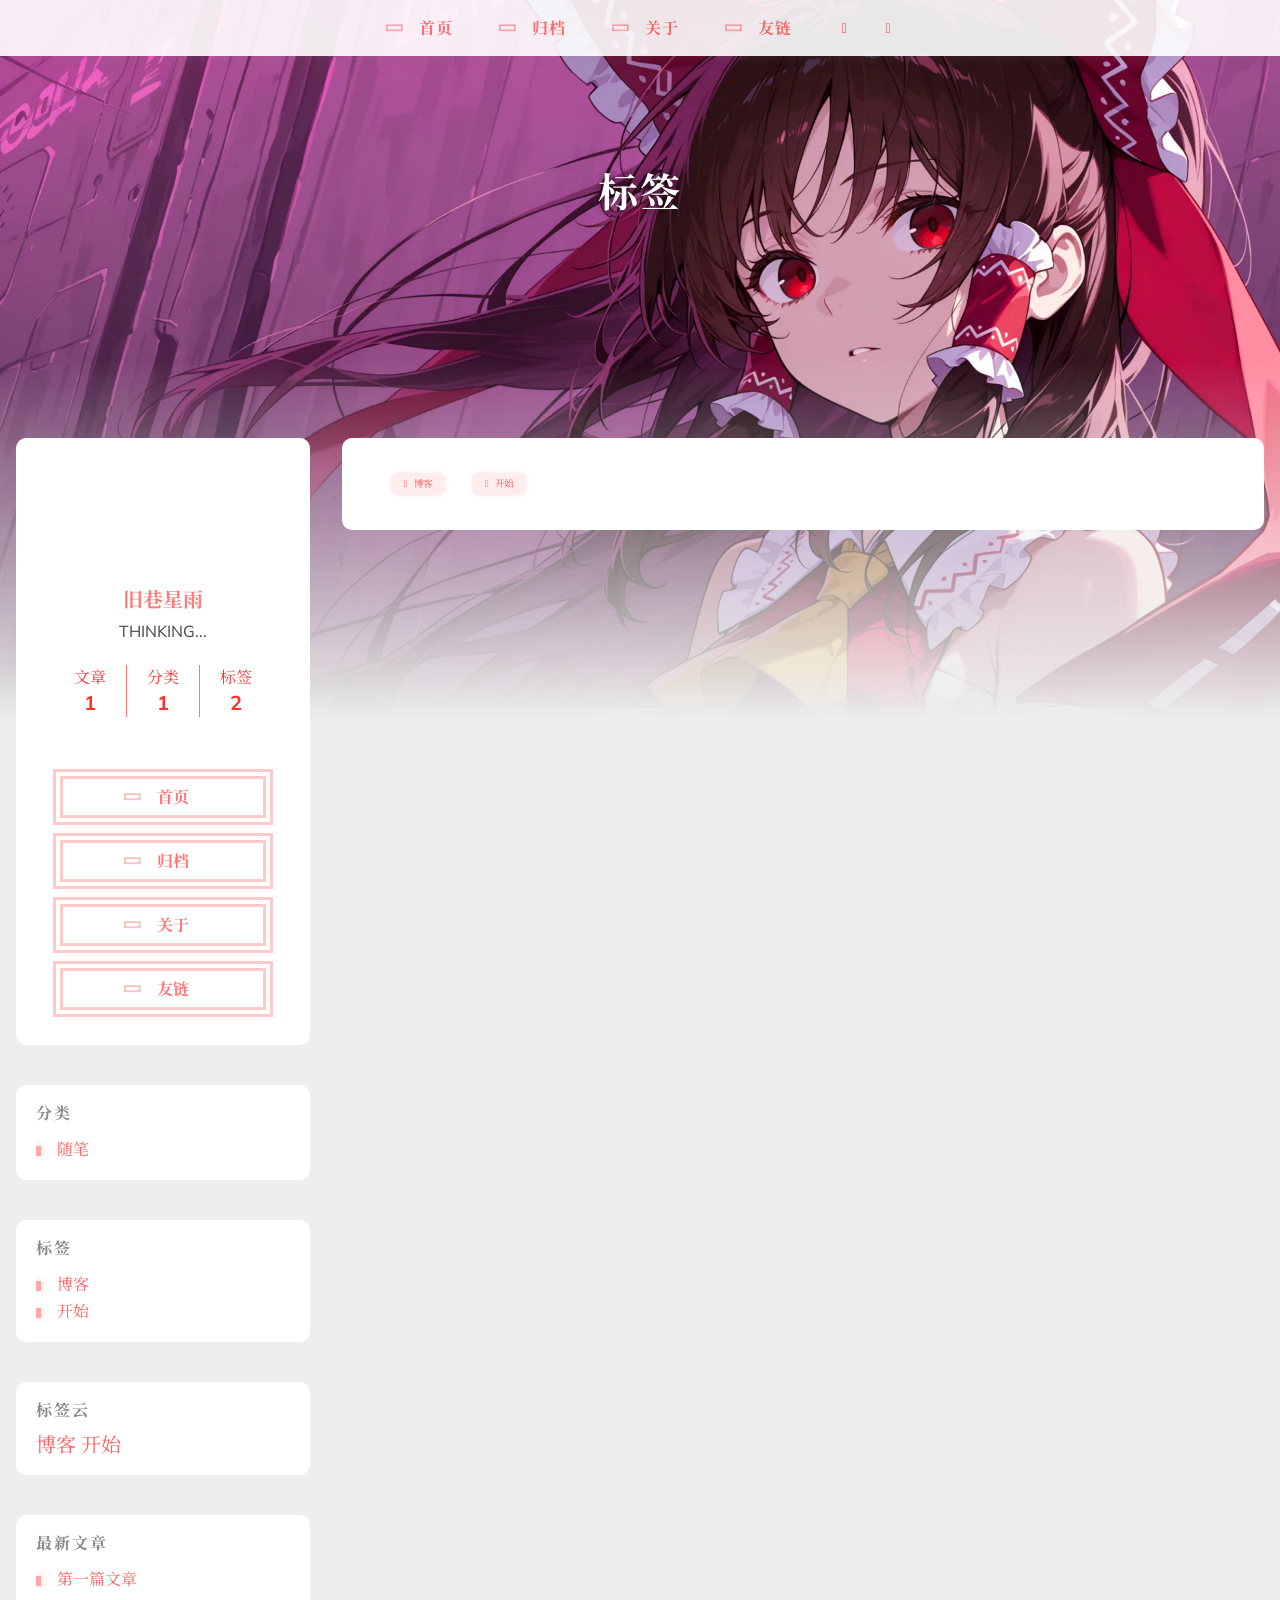
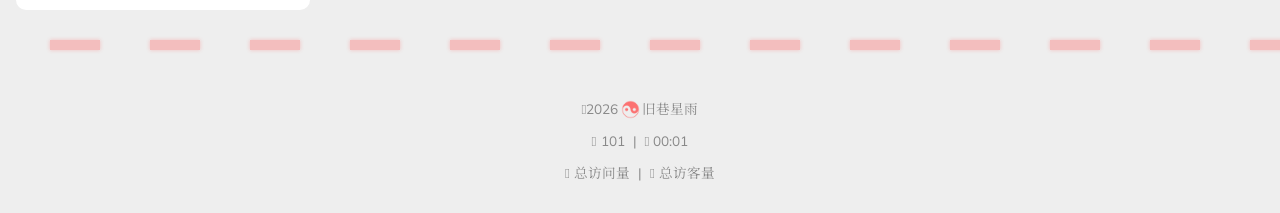
<file: tags/index.html>
<!doctype html>
<html
  lang="en-us" 
  data-theme-mode="auto"
  >
  <head><meta charset="utf-8" />
<meta
  name="viewport"
  content="width=device-width, initial-scale=1, shrink-to-fit=no"
/><title>
  标签 | 旧巷星雨
</title>
<meta name="description" content="THINKING..."/><script>
  window.siteConfig = JSON.parse("{\"anchor\":{\"auto\":{\"enable\":false,\"length\":60},\"explicit\":{\"enable\":false,\"marker\":\"{#anchor-\",\"prefix\":\"anchor-\"}},\"anchor_icon\":null,\"base\":\"/\",\"clipboard\":{\"copyright\":{\"count\":50,\"enable\":false,\"license_type\":\"by-nc-sa\"},\"fail\":{\"en\":\"Copy failed (ﾟ⊿ﾟ)ﾂ\",\"ja\":\"コピー失敗 (ﾟ⊿ﾟ)ﾂ\",\"pt-br\":\"Falha ao copiar (ﾟ⊿ﾟ)ﾂ\",\"zh-cn\":\"复制失败 (ﾟ⊿ﾟ)ﾂ\",\"zh-tw\":\"複製失敗 (ﾟ⊿ﾟ)ﾂ\"},\"success\":{\"en\":\"Copy successfully (*^▽^*)\",\"ja\":\"コピー成功 (*^▽^*)\",\"pt-br\":\"Copiado com sucesso (*^▽^*)\",\"zh-cn\":\"复制成功 (*^▽^*)\",\"zh-tw\":\"複製成功 (*^▽^*)\"}},\"code_block\":{\"expand\":true},\"icon_font\":\"4552607_ex15nbittbh\",\"outdate\":{\"daysago\":180,\"enable\":false,\"message\":{\"en\":\"This article was last updated on {time}. Please note that the content may no longer be applicable.\",\"ja\":\"この記事は最終更新日：{time}。記載内容が現在有効でない可能性がありますのでご注意ください。\",\"pt-br\":\"Este artigo foi atualizado pela última vez em {time}. Observe que o conteúdo pode não ser mais aplicável.\",\"zh-cn\":\"本文最后更新于 {time}，请注意文中内容可能已不适用。\",\"zh-tw\":\"本文最後更新於 {time}，請注意文中內容可能已不適用。\"}}}");
  
</script>
<link rel="preconnect" href="https://fonts.gstatic.com" crossorigin />
<link
  rel="preload"
  as="style"
  href="https://fonts.googleapis.com/css?family=Mulish:400,400italic,700,700italic%7cNoto%20Serif%20SC:400,400italic,700,700italic%7c&amp;display=swap"
/>
<link
  rel="stylesheet"
  href="https://fonts.googleapis.com/css?family=Mulish:400,400italic,700,700italic%7cNoto%20Serif%20SC:400,400italic,700,700italic%7c&amp;display=swap"
  media="print"
  onload="this.media='all'"
/>
<link
    rel="preload"
    href="//at.alicdn.com/t/c/font_4552607_ex15nbittbh.woff2"
    as="font"
    type="font/woff2"
    crossorigin="anonymous"
  /><link rel="stylesheet" href="/css/loader.min.ac746e154f756f8220326eeb52a719f142ab038be5a8ddf30ea5ef15ef2356ea.css" /><meta property="og:type" content="website" />
  <meta property="og:title" content="标签 | 旧巷星雨" />
  <meta
    property="og:description"
    content="THINKING..."
  />
  <meta property="og:url" content="/tags/" />
  <meta
    property="og:site_name"
    content="旧巷星雨的博客"
  />
  <meta property="og:image" content="/images/banner.webp" />
  <meta property="article:author" content="旧巷星雨" />
  <meta property="article:published_time" content="2026-06-30T14:35:00&#43;08:00" />
  <meta property="article:modified_time" content="2026-06-30T14:35:00&#43;08:00" /><meta name="twitter:card" content="summary" /><meta name="twitter:image" content="/images/banner.webp" /><link rel="alternate" type="application/rss+xml" href="/tags/index.xml" title="旧巷星雨的博客">
<link rel="shortcut icon" href="/favicon.ico"><link rel="stylesheet" href="/css/main.min.c667d9d996398534d0b6c1b6e850aaf7ef4c98d1ff7b071bafd81892722def94.css" /><link
    rel="preload"
    as="style"
    href="https://npm.webcache.cn/photoswipe@5.4.4/dist/photoswipe.css"
    integrity="sha384-IfxC36XL/toUyJ939C73PcgMuRzAZuIzZxE38drsmO5p6jD7ei&#43;Zx/1oA/0l8ysE" crossorigin="anonymous"
    onload="this.onload=null;this.rel='stylesheet'"
  /><link
    rel="preload"
    as="style"
    href="https://npm.webcache.cn/katex@0.16.24/dist/katex.min.css"
    integrity="sha384-tTgKLjMYmJr94v8qu2PE5MUGSMbyN2xiH266JUB3gpm8vnnJywd1dWSOEfrFz&#43;YI" crossorigin="anonymous"
    onload="this.onload=null;this.rel='stylesheet'"
  /><script
    src="https://npm.webcache.cn/pace-js@1.2.4/pace.min.js"
    
    
    
    
    integrity="sha384-k6YtvFUEIuEFBdrLKJ3YAUbBki333tj1CSUisai5Cswsg9wcLNaPzsTHDswp4Az8" crossorigin="anonymous"></script><link
    rel="stylesheet"
    href="https://npm.webcache.cn/@reimujs/aos@0.1.2/dist/aos.css"
    integrity="sha384-GMRP93c6Hkz9JVKGAuRR3nTS7M07RwPgTFenXiosjq2VbVgvdDNcz1g6Mkj8AONa" crossorigin="anonymous"/><link
    rel="stylesheet"
    href="https://npm.webcache.cn/aplayer@1.10.1/dist/APlayer.min.css"
    integrity="sha384-tLMkTWh2pfXNWGFlUS0w1TFtRG5xZ9lPWFOooj&#43;vDDLIL&#43;xBGQU/voDBY5XE2lVh" crossorigin="anonymous"/></head>
  <body><div id='loader'>
    <div class="loading-left-bg loading-bg"></div>
    <div class="loading-right-bg loading-bg"></div>
    <div class="spinner-box">
      <div class="loading-taichi rotate"><svg width="150" height="150" viewBox="0 0 1024 1024" class="icon" version="1.1" xmlns="https://www.w3.org/2000/svg" shape-rendering="geometricPrecision">
            <path d="M303.5 432A80 80 0 0 1 291.5 592A80 80 0 0 1 303.5 432z" fill="var(--red-1, #ff5252)" />
            <path d="M512 65A447 447 0 0 1 512 959L512 929A417 417 0 0 0 512 95A417 417 0 0 0 512 929L512 959A447 447 0 0 1 512 65z 
          M512 95A417 417 0 0 1 929 512A208.5 208.5 0 0 1 720.5 720.5L720.5 592A80 80 0 0 0 720.5 432A80 80 0 0 0 720.5 592L720.5 720.5A208.5 208.5 0 0 1 512 512A208.5 208.5 0 0 0 303.5 303.5A208.5 208.5 0 0 0 95 512A417 417 0 0 1 512 95z" fill="var(--red-1, #ff5252)" />
          </svg></div><div class="loading-word">Loading...</div>
    </div>
  </div>
  </div>
  <script>
    var time = null;
    var loaderEl = document.getElementById('loader');
    var startLoading = () => {
      time = Date.now();
      loaderEl.classList.remove("loading");
    }
    var hideLoader = () => {
      document.body.style.overflow = 'auto';
      loader.classList.add('loading');
    };

    var endLoading = () => {
      if (!time) {
        hideLoader();
      } else {
        if (Date.now() - time > 500) {
          time = null;
          hideLoader();
        } else {
          setTimeout(endLoading, 500 - (Date.now() - time));
          time = null;
        }
      }
    }
    window.addEventListener('DOMContentLoaded', endLoading);
    loaderEl.addEventListener('click', endLoading);
  </script><div id="copy-tooltip"></div>
<div id="lang-tooltip">
本文章没有找到对应的语言版本
</div>
<div id="heatmap-tooltip"></div><div id="container">
      <div id="wrap"><div id="header-nav">
  <nav id="main-nav" aria-label="Primary navigation"><a class="main-nav-link-wrap" href="/"><div class='main-nav-icon icon rotate'>&#xe62b;</div><span class="main-nav-link">首页</span>
      </a><a class="main-nav-link-wrap" href="/archives"><div class='main-nav-icon icon rotate'>&#xe62b;</div><span class="main-nav-link">归档</span>
      </a><a class="main-nav-link-wrap" href="/about"><div class='main-nav-icon icon rotate'>&#xe62b;</div><span class="main-nav-link">关于</span>
      </a><a class="main-nav-link-wrap" href="/friend"><div class='main-nav-icon icon rotate'>&#xe62b;</div><span class="main-nav-link">友链</span>
      </a><a id="main-nav-toggle" class="nav-icon" aria-label="Toggle navigation" role="button"></a>
  </nav>
  <nav id="sub-nav" aria-label="Secondary navigation"><a id="nav-rss-link" class="nav-icon" href="/tags/index.xml" title="RSS 订阅" aria-label="RSS 订阅" target="_blank"></a></nav></div>
<header id="header" aria-label="Site header"><picture></picture><img  fetchpriority="high" src="/images/banner.webp" alt="Tags"><div id="header-outer">
    <div id="header-title"><span id="logo">
            <h1 data-aos="slide-up">标签</h1>
          </span><h2 id="subtitle-wrap" data-aos="slide-down"></h2></div>
  </div>
</header><div id="content"
          aria-label="Page content"
          class="sidebar-left"
            ><aside id="sidebar" aria-label="Sidebar"><div class="sidebar-wrapper-container "><div class="sidebar-wrapper">
    <div
      class="sidebar-wrap"
      data-aos="fade-up"
    ><div class="sidebar-author">
  <img
    data-src="/avatar/me.png"
    data-sizes="auto"
    alt="旧巷星雨"
    class="lazyload"
  />
  <div class="sidebar-author-name">旧巷星雨</div>
  <div class="sidebar-description">THINKING...</div>
</div>
<div class="sidebar-state">
  <div class="sidebar-state-article">
    <div>文章</div><div class="sidebar-state-number">1</div>
  </div>
  <a class="sidebar-state-category" href="/categories/" aria-label="sidebar-state-category-link">
    <div>分类</div>
    <div class="sidebar-state-number">
      1
    </div>
  </a>
  <a class="sidebar-state-tag" href="/tags/" aria-label="sidebar-state-tag-link">
    <div>标签</div>
    <div class="sidebar-state-number">2</div>
  </a>
</div>
<div class="sidebar-social" ></div><div class="sidebar-menu"><div class="sidebar-menu-link-wrap">
      <a
        class="sidebar-menu-link-dummy"
        href="/"
        aria-label="首页"
      ></a><div class='sidebar-menu-icon icon rotate'>&#xe62b;</div><div class="sidebar-menu-link">首页</div>
    </div><div class="sidebar-menu-link-wrap">
      <a
        class="sidebar-menu-link-dummy"
        href="/archives"
        aria-label="归档"
      ></a><div class='sidebar-menu-icon icon rotate'>&#xe62b;</div><div class="sidebar-menu-link">归档</div>
    </div><div class="sidebar-menu-link-wrap">
      <a
        class="sidebar-menu-link-dummy"
        href="/about"
        aria-label="关于"
      ></a><div class='sidebar-menu-icon icon rotate'>&#xe62b;</div><div class="sidebar-menu-link">关于</div>
    </div><div class="sidebar-menu-link-wrap">
      <a
        class="sidebar-menu-link-dummy"
        href="/friend"
        aria-label="友链"
      ></a><div class='sidebar-menu-icon icon rotate'>&#xe62b;</div><div class="sidebar-menu-link">友链</div>
    </div></div></div>
  </div><div class="sidebar-widget"><div class="widget-wrapper">
    <div
      class="widget-wrap"
      data-aos="fade-up"
    >
      <div style="display: flex; justify-content: space-between;">
        <h3 class="widget-title">分类</h3></div>
      <div class="widget">
        <ul class="category-list"><li class="category-list-item">
                <a class="category-list-link" href="/categories/%E9%9A%8F%E7%AC%94/" 
                  title="随笔"
                  >随笔</a
                >
              </li></ul>
      </div>
    </div>
  </div><div class="widget-wrapper">
    <div
      class="widget-wrap"
      data-aos="fade-up"
    >
      <div style="display: flex; justify-content: space-between;">
        <h3 class="widget-title">标签</h3></div>
      <div class="widget">
        <ul class="tag-list" itemprop="keywords"><li class="tag-item">
                <a
                  class="tag-link"
                  href="/tags/%E5%8D%9A%E5%AE%A2/"
                  aria-label="标签: 博客"
                  title="博客"
                >
                  博客
                </a>
              </li><li class="tag-item">
                <a
                  class="tag-link"
                  href="/tags/%E5%BC%80%E5%A7%8B/"
                  aria-label="标签: 开始"
                  title="开始"
                >
                  开始
                </a>
              </li></ul>
      </div>
    </div>
  </div><div class="widget-wrapper">
  <div
    class="widget-wrap"
    data-aos="fade-up"
  >
    <h3 class="widget-title">标签云</h3><div class="widget tagcloud"><a
            style="font-size:20px"
            href="/tags/%E5%8D%9A%E5%AE%A2/"
            aria-label="标签: 博客"
            >博客</a
          ><a
            style="font-size:20px"
            href="/tags/%E5%BC%80%E5%A7%8B/"
            aria-label="标签: 开始"
            >开始</a
          ></div>
  </div>
</div><div class="widget-wrapper">
    <div
      class="widget-wrap"
      data-aos="fade-up"
    >
      <h3 class="widget-title">最新文章</h3>
      <div class="widget">
        <ul><li>
              <a href="/post/first-post/" title="第一篇文章">第一篇文章</a>
            </li></ul>
      </div>
    </div>
  </div></div></div></aside>
<section id="main" aria-label="Main content"><div
    class="archives-outer-wrap"
    data-aos="fade-up"
  >
    <div
      class="
        tag-wrap
      "
    ><div
          class="
            archives-tag-list-item
          "
          data-aos="zoom-in"
        >
          <a
            class="
              archives-tag-list-link
            "
            href="/tags/%E5%8D%9A%E5%AE%A2/"
            >博客</a
          >
        </div><div
          class="
            archives-tag-list-item
          "
          data-aos="zoom-in"
        >
          <a
            class="
              archives-tag-list-link
            "
            href="/tags/%E5%BC%80%E5%A7%8B/"
            >开始</a
          >
        </div></div>
  </div></section>
        </div><footer id="footer" aria-label="Site footer">
  <div style="width: 100%; overflow: hidden">
    <div class="footer-line"></div>
  </div>
  <div id="footer-info"><div>
      <span class="icon-copyright"></span>2026<span class="footer-info-sep rotate"></span>旧巷星雨
    </div><div>
        <span class="icon-brush"
          >&nbsp;101</span
        >
        &nbsp;|&nbsp;
        <span class="icon-coffee">&nbsp;00:01</span>
      </div><div>
        <span class="icon-eye"></span>
        <span id="busuanzi_container_site_pv"
          >总访问量&nbsp;<span
            id="busuanzi_value_site_pv"
          ></span
        ></span>
        &nbsp;|&nbsp;
        <span class="icon-user"></span>
        <span id="busuanzi_container_site_uv"
          >总访客量&nbsp;<span
            id="busuanzi_value_site_uv"
          ></span
        ></span>
      </div></div>
</footer>
<div class="sidebar-top">
            <div class="sidebar-top-taichi rotate"></div>
            <div class="arrow-up"></div>
          </div><div id="mask" class="hide"></div>
      </div><nav id="mobile-nav" aria-label="Mobile navigation">
  <div class="sidebar-wrap"><div class="sidebar-author">
  <img
    data-src="/avatar/me.png"
    data-sizes="auto"
    alt="旧巷星雨"
    class="lazyload"
  />
  <div class="sidebar-author-name">旧巷星雨</div>
  <div class="sidebar-description">THINKING...</div>
</div>
<div class="sidebar-state">
  <div class="sidebar-state-article">
    <div>文章</div><div class="sidebar-state-number">1</div>
  </div>
  <a class="sidebar-state-category" href="/categories/" aria-label="sidebar-state-category-link">
    <div>分类</div>
    <div class="sidebar-state-number">
      1
    </div>
  </a>
  <a class="sidebar-state-tag" href="/tags/" aria-label="sidebar-state-tag-link">
    <div>标签</div>
    <div class="sidebar-state-number">2</div>
  </a>
</div>
<div class="sidebar-social" ></div><div class="sidebar-menu"><div class="sidebar-menu-link-wrap">
      <a
        class="sidebar-menu-link-dummy"
        href="/"
        aria-label="首页"
      ></a><div class='sidebar-menu-icon icon rotate'>&#xe62b;</div><div class="sidebar-menu-link">首页</div>
    </div><div class="sidebar-menu-link-wrap">
      <a
        class="sidebar-menu-link-dummy"
        href="/archives"
        aria-label="归档"
      ></a><div class='sidebar-menu-icon icon rotate'>&#xe62b;</div><div class="sidebar-menu-link">归档</div>
    </div><div class="sidebar-menu-link-wrap">
      <a
        class="sidebar-menu-link-dummy"
        href="/about"
        aria-label="关于"
      ></a><div class='sidebar-menu-icon icon rotate'>&#xe62b;</div><div class="sidebar-menu-link">关于</div>
    </div><div class="sidebar-menu-link-wrap">
      <a
        class="sidebar-menu-link-dummy"
        href="/friend"
        aria-label="友链"
      ></a><div class='sidebar-menu-icon icon rotate'>&#xe62b;</div><div class="sidebar-menu-link">友链</div>
    </div></div></div></nav>
</div><meting-js
        theme="var(--color-link)"
        id="2265921590"server="netease"type="playlist"fixed="true">
      </meting-js><script
    src="https://npm.webcache.cn/lazysizes@5.3.2/lazysizes.min.js"
    
    
    
    
    integrity="sha384-3gT/vsepWkfz/ff7PpWNUeMzeWoH3cDhm/A8jM7ouoAK0/fP/9bcHHR5kHq2nf&#43;e" crossorigin="anonymous"></script><script
    src="https://npm.webcache.cn/clipboard@2.0.11/dist/clipboard.min.js"
    
    
    
    
    integrity="sha384-J08i8An/QeARD9ExYpvphB8BsyOj3Gh2TSh1aLINKO3L0cMSH2dN3E22zFoXEi0Q" crossorigin="anonymous"></script><script src="/js/main.js" integrity="" crossorigin="anonymous"  ></script><script src="/js/aos.js" integrity="" crossorigin="anonymous"  ></script><script>
    var aosInit = () => {
      AOS.init({
        duration: 1000,
        easing: "ease",
        once: true,
        offset: 50,
      });
    };
    if (document.readyState === "loading") {
      document.addEventListener("DOMContentLoaded", aosInit);
    } else {
      aosInit();
    }
  </script><script src="/js/pjax_main.js" integrity="" crossorigin="anonymous" data-pjax ></script><script>
  var setupFirework = () => {
    if (! false  || !window.matchMedia('(max-width: 768px)').matches) {
      if (window.firework) {
        const options = JSON.parse("{\"excludeelements\":[\"a\",\"button\"],\"particles\":[{\"colors\":[\"var(--red-1)\",\"var(--red-2)\",\"var(--red-3)\",\"var(--red-4)\"],\"duration\":[1200,1800],\"easing\":\"easeOutExpo\",\"move\":[\"emit\"],\"number\":20,\"shape\":\"circle\",\"shapeOptions\":{\"alpha\":[0.3,0.5],\"radius\":[16,32]}},{\"colors\":[\"var(--red-0)\"],\"duration\":[1200,1800],\"easing\":\"easeOutExpo\",\"move\":[\"diffuse\"],\"number\":1,\"shape\":\"circle\",\"shapeOptions\":{\"alpha\":[0.2,0.5],\"lineWidth\":6,\"radius\":20}}]}");
        options.excludeElements = options.excludeelements;
        delete options.excludeelements;
        window.firework(options);
      }
    }
  }
</script><script
    src="https://npm.webcache.cn/mouse-firework@0.2.0/dist/index.umd.js"
    defer
    
    
    onload="setupFirework()"
    integrity="sha384-qi9WggRt19tv8Vc7pCHW3ulMNLwrn515zaLEWZjl1px07vz8&#43;pUoWX8n1rgq282T" crossorigin="anonymous"></script><script
    src="https://npm.webcache.cn/theme-shokax-pjax@0.0.3/dist/index.umd.js"
    
    
    
    
    integrity="sha384-xneY1WY8hOfUzswrE4CrYq35N4BdVcxqxwHPr9zawE/jMSCxD&#43;jAPU55x/jj3wlf" crossorigin="anonymous"></script><script src="/js/pjax.js" integrity="" crossorigin="anonymous"  ></script><script
    src="https://npm.webcache.cn/quicklink@3.0.1/dist/quicklink.umd.js"
    
    
    
    
    integrity="sha384-caMDqvgav/HWdEYQU1QRRHMLleigpL1YHAG0m371DhzfL8rRzUyOb&#43;bEHtwlmYjD" crossorigin="anonymous"></script><script data-pjax>
    window.quicklink?.listen({
      timeout:  3000 ,
      priority:  true ,
      ignores: JSON.parse("[]")
    });
  </script>


<div id="lazy-script">
  <div><script data-pjax>
        window.REIMU_POST = {
          author: "旧巷星雨",
          title: "Tags",
          url: "\/tags\/",
          description: "",
          cover: "\/images\/banner.webp",
        };
      </script><script src="/js/insert_highlight.js" integrity="" crossorigin="anonymous" data-pjax ></script><script src="/js/tabs.js" integrity="" crossorigin="anonymous" data-pjax defer></script><script type="module" data-pjax>const PhotoSwipeLightbox = (await safeImport("https:\/\/npm.webcache.cn\/photoswipe@5.4.4\/dist\/photoswipe-lightbox.esm.min.js", "sha384-DiL6M\/gG\u002bwmTxmCRZyD1zee6lIhawn5TGvED0FOh7fXcN9B0aZ9dexSF\/N6lrZi\/")).default;const initPswp = (gallery, children) => {
          if (_$$(`${gallery} ${children}`).length > 0) {
            new PhotoSwipeLightbox({
              gallery,
              children,pswpModule: () => safeImport("https:\/\/npm.webcache.cn\/photoswipe@5.4.4\/dist\/photoswipe.esm.min.js", "sha384-WkkO3GCmgkC3VQWpaV8DqhKJqpzpF9JoByxDmnV8\u002boTJ7m3DfYEWX1fu1scuS4\u002bs")}).init();
          }
        }
        const pswp = () => {
          initPswp('.article-entry', 'a.article-gallery-item');
          initPswp('.article-gallery', 'a.article-gallery-item');
        }
        pswp()
      </script></div>
</div><script
    src="https://npm.webcache.cn/busuanzi@2.3.0/bsz.pure.mini.js"
    
    async
    
    
    integrity="sha384-0M75wtSkhjIInv4coYlaJU83&#43;OypaRCIq2SukQVQX04eGTCBXJDuWAbJet56id&#43;S" crossorigin="anonymous"></script><script>
    if ('serviceWorker' in navigator) {
      navigator.serviceWorker.getRegistrations().then((registrations) => {
        for (let registration of registrations) {
          registration.unregister();
        }
      });
    }
  </script><script>
  const reimuCopyright = String.raw`
   ______     ______     __     __    __     __  __    
  /\  == \   /\  ___\   /\ \   /\ "-./  \   /\ \/\ \   
  \ \  __<   \ \  __\   \ \ \  \ \ \-./\ \  \ \ \_\ \  
   \ \_\ \_\  \ \_____\  \ \_\  \ \_\ \ \_\  \ \_____\ 
    \/_/ /_/   \/_____/   \/_/   \/_/  \/_/   \/_____/ 
                                                    
  `;
  console.log(String.raw`%c ${reimuCopyright}`, "color: #ff5252;");
  console.log(
    "%c Theme.Reimu" + " %c https://github.com/D-Sketon/hugo-theme-reimu ",
    "color: white; background: #ff5252; padding:5px 0;",
    "padding:4px;border:1px solid #ff5252;",
  );
</script><script>
    var setupAPlayer = () => {
      if (! true  || !window.matchMedia('(max-width: 768px)').matches) {
        if (window.matchMedia('(max-width: 959px)').matches) {
          const meting = _$('meting-js');
          if (meting) {
            meting.setAttribute('fixed', 'true');
            const aside = meting.parentNode?.parentNode;
            if (aside?.tagName === 'ASIDE') {
              meting.parentNode.removeChild(meting);
              document.body.appendChild(meting);
            }
          }
        }
      }
    };</script><script
    src="https://npm.webcache.cn/aplayer@1.10.1/dist/APlayer.min.js"
    defer
    
    
    onload="setupAPlayer()"
    integrity="sha384-gdGYZwHnfJM54evoZhpO0s6ZF5BQiybkiyW7VXr&#43;h5UfruuRL/aORyw&#43;5&#43;HZoU6e" crossorigin="anonymous"></script><script
    src="https://npm.webcache.cn/meting@2.0.1/dist/Meting.min.js"
    defer
    
    
    
    integrity="sha384-ASVlpKF80A22OXTK3tfEjZm1EL6uFMKIC4p8&#43;0maanw1S/IyB&#43;Y4JG&#43;ZDU7GpKE8" crossorigin="anonymous"></script></body>
</html>
</file>
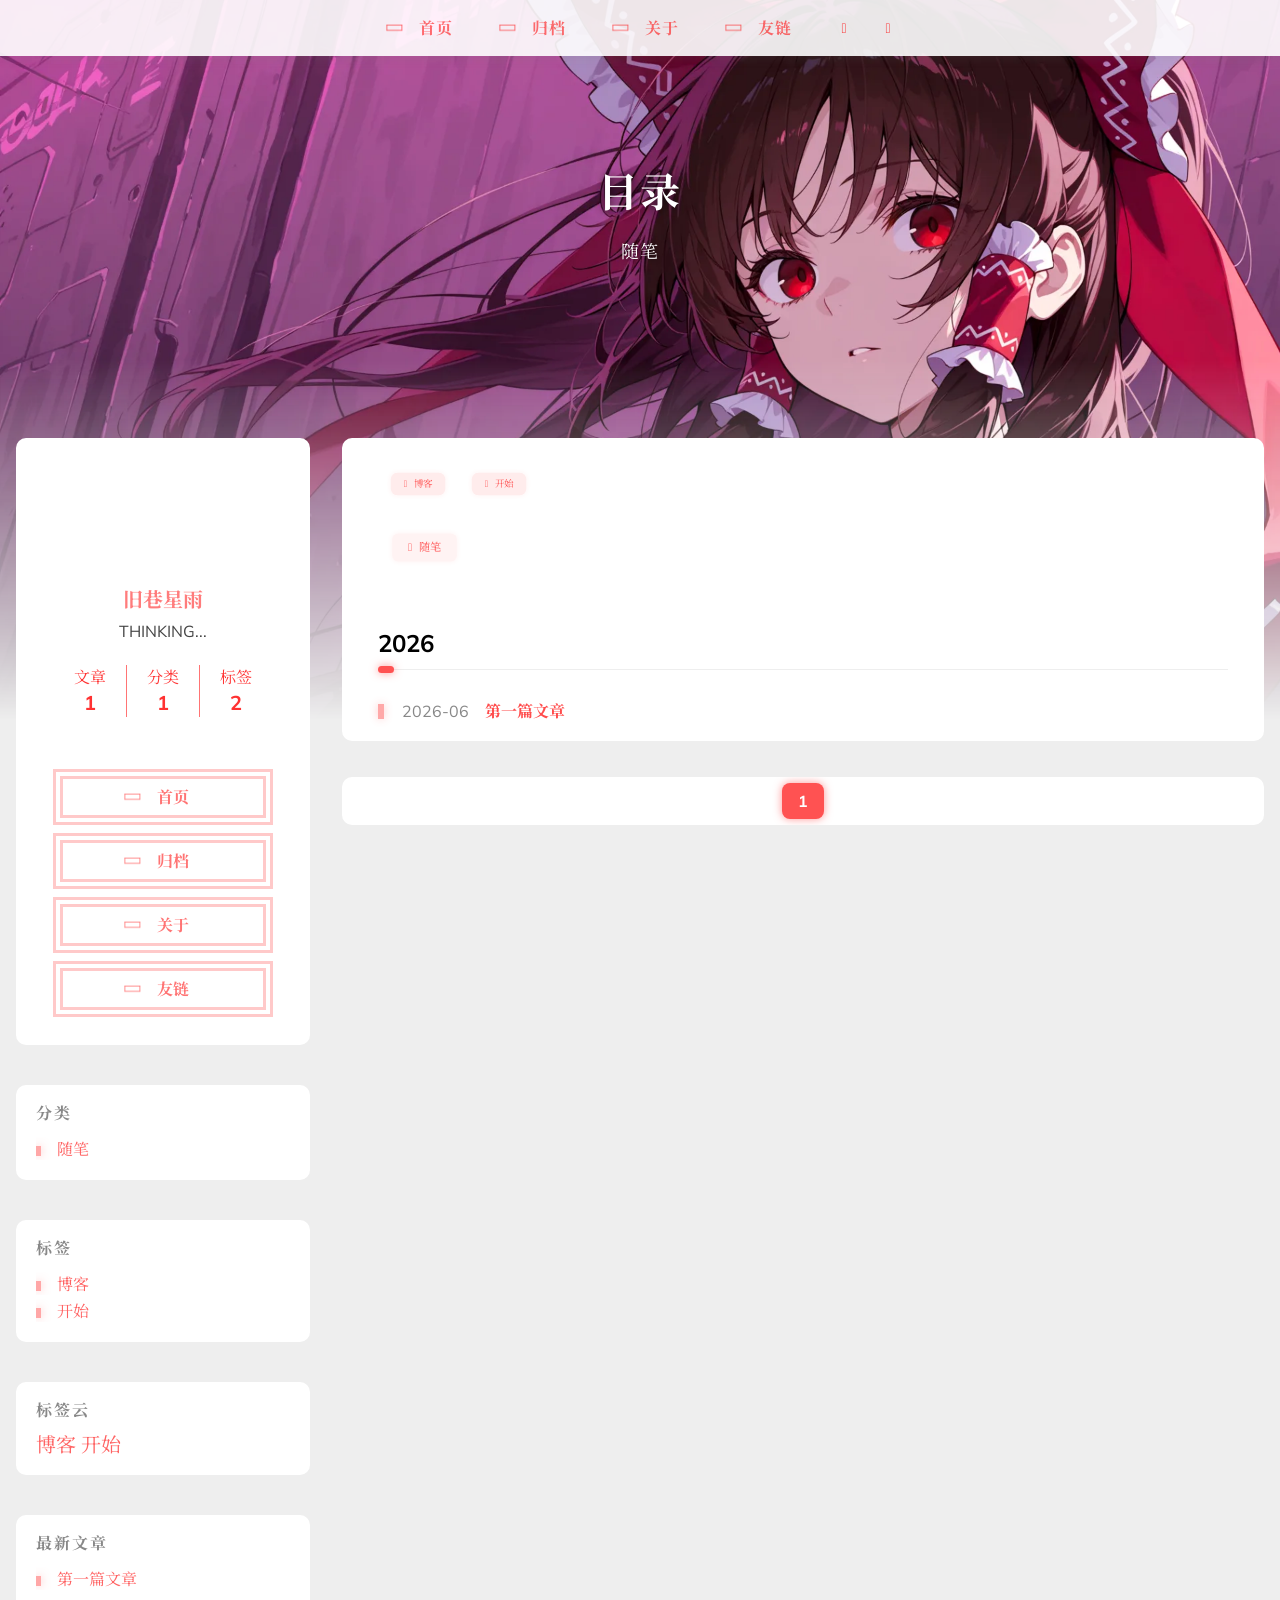
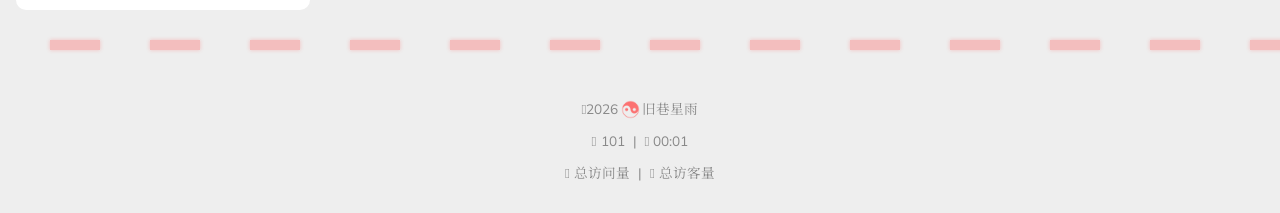
<file: categories/随笔/index.html>
<!doctype html>
<html
  lang="en-us" 
  data-theme-mode="auto"
  >
  <head><meta charset="utf-8" />
<meta
  name="viewport"
  content="width=device-width, initial-scale=1, shrink-to-fit=no"
/><title>
  随笔 | 旧巷星雨
</title>
<meta name="description" content="THINKING..."/><script>
  window.siteConfig = JSON.parse("{\"anchor\":{\"auto\":{\"enable\":false,\"length\":60},\"explicit\":{\"enable\":false,\"marker\":\"{#anchor-\",\"prefix\":\"anchor-\"}},\"anchor_icon\":null,\"base\":\"/\",\"clipboard\":{\"copyright\":{\"count\":50,\"enable\":false,\"license_type\":\"by-nc-sa\"},\"fail\":{\"en\":\"Copy failed (ﾟ⊿ﾟ)ﾂ\",\"ja\":\"コピー失敗 (ﾟ⊿ﾟ)ﾂ\",\"pt-br\":\"Falha ao copiar (ﾟ⊿ﾟ)ﾂ\",\"zh-cn\":\"复制失败 (ﾟ⊿ﾟ)ﾂ\",\"zh-tw\":\"複製失敗 (ﾟ⊿ﾟ)ﾂ\"},\"success\":{\"en\":\"Copy successfully (*^▽^*)\",\"ja\":\"コピー成功 (*^▽^*)\",\"pt-br\":\"Copiado com sucesso (*^▽^*)\",\"zh-cn\":\"复制成功 (*^▽^*)\",\"zh-tw\":\"複製成功 (*^▽^*)\"}},\"code_block\":{\"expand\":true},\"icon_font\":\"4552607_ex15nbittbh\",\"outdate\":{\"daysago\":180,\"enable\":false,\"message\":{\"en\":\"This article was last updated on {time}. Please note that the content may no longer be applicable.\",\"ja\":\"この記事は最終更新日：{time}。記載内容が現在有効でない可能性がありますのでご注意ください。\",\"pt-br\":\"Este artigo foi atualizado pela última vez em {time}. Observe que o conteúdo pode não ser mais aplicável.\",\"zh-cn\":\"本文最后更新于 {time}，请注意文中内容可能已不适用。\",\"zh-tw\":\"本文最後更新於 {time}，請注意文中內容可能已不適用。\"}}}");
  
</script>
<link rel="preconnect" href="https://fonts.gstatic.com" crossorigin />
<link
  rel="preload"
  as="style"
  href="https://fonts.googleapis.com/css?family=Mulish:400,400italic,700,700italic%7cNoto%20Serif%20SC:400,400italic,700,700italic%7c&amp;display=swap"
/>
<link
  rel="stylesheet"
  href="https://fonts.googleapis.com/css?family=Mulish:400,400italic,700,700italic%7cNoto%20Serif%20SC:400,400italic,700,700italic%7c&amp;display=swap"
  media="print"
  onload="this.media='all'"
/>
<link
    rel="preload"
    href="//at.alicdn.com/t/c/font_4552607_ex15nbittbh.woff2"
    as="font"
    type="font/woff2"
    crossorigin="anonymous"
  /><link rel="stylesheet" href="/css/loader.min.ac746e154f756f8220326eeb52a719f142ab038be5a8ddf30ea5ef15ef2356ea.css" /><meta property="og:type" content="website" />
  <meta property="og:title" content="随笔 | 旧巷星雨" />
  <meta
    property="og:description"
    content="THINKING..."
  />
  <meta property="og:url" content="/categories/%E9%9A%8F%E7%AC%94/" />
  <meta
    property="og:site_name"
    content="旧巷星雨的博客"
  />
  <meta property="og:image" content="/images/banner.webp" />
  <meta property="article:author" content="旧巷星雨" />
  <meta property="article:published_time" content="2026-06-30T14:35:00&#43;08:00" />
  <meta property="article:modified_time" content="2026-06-30T14:35:00&#43;08:00" /><meta name="twitter:card" content="summary" /><meta name="twitter:image" content="/images/banner.webp" /><link rel="alternate" type="application/rss+xml" href="/categories/%E9%9A%8F%E7%AC%94/index.xml" title="旧巷星雨的博客">
<link rel="shortcut icon" href="/favicon.ico"><link rel="stylesheet" href="/css/main.min.c667d9d996398534d0b6c1b6e850aaf7ef4c98d1ff7b071bafd81892722def94.css" /><link
    rel="preload"
    as="style"
    href="https://npm.webcache.cn/photoswipe@5.4.4/dist/photoswipe.css"
    integrity="sha384-IfxC36XL/toUyJ939C73PcgMuRzAZuIzZxE38drsmO5p6jD7ei&#43;Zx/1oA/0l8ysE" crossorigin="anonymous"
    onload="this.onload=null;this.rel='stylesheet'"
  /><link
    rel="preload"
    as="style"
    href="https://npm.webcache.cn/katex@0.16.24/dist/katex.min.css"
    integrity="sha384-tTgKLjMYmJr94v8qu2PE5MUGSMbyN2xiH266JUB3gpm8vnnJywd1dWSOEfrFz&#43;YI" crossorigin="anonymous"
    onload="this.onload=null;this.rel='stylesheet'"
  /><script
    src="https://npm.webcache.cn/pace-js@1.2.4/pace.min.js"
    
    
    
    
    integrity="sha384-k6YtvFUEIuEFBdrLKJ3YAUbBki333tj1CSUisai5Cswsg9wcLNaPzsTHDswp4Az8" crossorigin="anonymous"></script><link
    rel="stylesheet"
    href="https://npm.webcache.cn/@reimujs/aos@0.1.2/dist/aos.css"
    integrity="sha384-GMRP93c6Hkz9JVKGAuRR3nTS7M07RwPgTFenXiosjq2VbVgvdDNcz1g6Mkj8AONa" crossorigin="anonymous"/><link
    rel="stylesheet"
    href="https://npm.webcache.cn/aplayer@1.10.1/dist/APlayer.min.css"
    integrity="sha384-tLMkTWh2pfXNWGFlUS0w1TFtRG5xZ9lPWFOooj&#43;vDDLIL&#43;xBGQU/voDBY5XE2lVh" crossorigin="anonymous"/></head>
  <body><div id='loader'>
    <div class="loading-left-bg loading-bg"></div>
    <div class="loading-right-bg loading-bg"></div>
    <div class="spinner-box">
      <div class="loading-taichi rotate"><svg width="150" height="150" viewBox="0 0 1024 1024" class="icon" version="1.1" xmlns="https://www.w3.org/2000/svg" shape-rendering="geometricPrecision">
            <path d="M303.5 432A80 80 0 0 1 291.5 592A80 80 0 0 1 303.5 432z" fill="var(--red-1, #ff5252)" />
            <path d="M512 65A447 447 0 0 1 512 959L512 929A417 417 0 0 0 512 95A417 417 0 0 0 512 929L512 959A447 447 0 0 1 512 65z 
          M512 95A417 417 0 0 1 929 512A208.5 208.5 0 0 1 720.5 720.5L720.5 592A80 80 0 0 0 720.5 432A80 80 0 0 0 720.5 592L720.5 720.5A208.5 208.5 0 0 1 512 512A208.5 208.5 0 0 0 303.5 303.5A208.5 208.5 0 0 0 95 512A417 417 0 0 1 512 95z" fill="var(--red-1, #ff5252)" />
          </svg></div><div class="loading-word">Loading...</div>
    </div>
  </div>
  </div>
  <script>
    var time = null;
    var loaderEl = document.getElementById('loader');
    var startLoading = () => {
      time = Date.now();
      loaderEl.classList.remove("loading");
    }
    var hideLoader = () => {
      document.body.style.overflow = 'auto';
      loader.classList.add('loading');
    };

    var endLoading = () => {
      if (!time) {
        hideLoader();
      } else {
        if (Date.now() - time > 500) {
          time = null;
          hideLoader();
        } else {
          setTimeout(endLoading, 500 - (Date.now() - time));
          time = null;
        }
      }
    }
    window.addEventListener('DOMContentLoaded', endLoading);
    loaderEl.addEventListener('click', endLoading);
  </script><div id="copy-tooltip"></div>
<div id="lang-tooltip">
本文章没有找到对应的语言版本
</div>
<div id="heatmap-tooltip"></div><div id="container">
      <div id="wrap"><div id="header-nav">
  <nav id="main-nav" aria-label="Primary navigation"><a class="main-nav-link-wrap" href="/"><div class='main-nav-icon icon rotate'>&#xe62b;</div><span class="main-nav-link">首页</span>
      </a><a class="main-nav-link-wrap" href="/archives"><div class='main-nav-icon icon rotate'>&#xe62b;</div><span class="main-nav-link">归档</span>
      </a><a class="main-nav-link-wrap" href="/about"><div class='main-nav-icon icon rotate'>&#xe62b;</div><span class="main-nav-link">关于</span>
      </a><a class="main-nav-link-wrap" href="/friend"><div class='main-nav-icon icon rotate'>&#xe62b;</div><span class="main-nav-link">友链</span>
      </a><a id="main-nav-toggle" class="nav-icon" aria-label="Toggle navigation" role="button"></a>
  </nav>
  <nav id="sub-nav" aria-label="Secondary navigation"><a id="nav-rss-link" class="nav-icon" href="/categories/%E9%9A%8F%E7%AC%94/index.xml" title="RSS 订阅" aria-label="RSS 订阅" target="_blank"></a></nav></div>
<header id="header" aria-label="Site header"><picture></picture><img  fetchpriority="high" src="/images/banner.webp" alt="随笔"><div id="header-outer">
    <div id="header-title"><span id="logo">
            <h1 data-aos="slide-up">目录</h1>
          </span><h2 id="subtitle-wrap" data-aos="slide-down"><span id="subtitle">随笔</span></h2></div>
  </div>
</header><div id="content"
          aria-label="Page content"
          class="sidebar-left"
            ><aside id="sidebar" aria-label="Sidebar"><div class="sidebar-wrapper-container "><div class="sidebar-wrapper">
    <div
      class="sidebar-wrap"
      data-aos="fade-up"
    ><div class="sidebar-author">
  <img
    data-src="/avatar/me.png"
    data-sizes="auto"
    alt="旧巷星雨"
    class="lazyload"
  />
  <div class="sidebar-author-name">旧巷星雨</div>
  <div class="sidebar-description">THINKING...</div>
</div>
<div class="sidebar-state">
  <div class="sidebar-state-article">
    <div>文章</div><div class="sidebar-state-number">1</div>
  </div>
  <a class="sidebar-state-category" href="/categories/" aria-label="sidebar-state-category-link">
    <div>分类</div>
    <div class="sidebar-state-number">
      1
    </div>
  </a>
  <a class="sidebar-state-tag" href="/tags/" aria-label="sidebar-state-tag-link">
    <div>标签</div>
    <div class="sidebar-state-number">2</div>
  </a>
</div>
<div class="sidebar-social" ></div><div class="sidebar-menu"><div class="sidebar-menu-link-wrap">
      <a
        class="sidebar-menu-link-dummy"
        href="/"
        aria-label="首页"
      ></a><div class='sidebar-menu-icon icon rotate'>&#xe62b;</div><div class="sidebar-menu-link">首页</div>
    </div><div class="sidebar-menu-link-wrap">
      <a
        class="sidebar-menu-link-dummy"
        href="/archives"
        aria-label="归档"
      ></a><div class='sidebar-menu-icon icon rotate'>&#xe62b;</div><div class="sidebar-menu-link">归档</div>
    </div><div class="sidebar-menu-link-wrap">
      <a
        class="sidebar-menu-link-dummy"
        href="/about"
        aria-label="关于"
      ></a><div class='sidebar-menu-icon icon rotate'>&#xe62b;</div><div class="sidebar-menu-link">关于</div>
    </div><div class="sidebar-menu-link-wrap">
      <a
        class="sidebar-menu-link-dummy"
        href="/friend"
        aria-label="友链"
      ></a><div class='sidebar-menu-icon icon rotate'>&#xe62b;</div><div class="sidebar-menu-link">友链</div>
    </div></div></div>
  </div><div class="sidebar-widget"><div class="widget-wrapper">
    <div
      class="widget-wrap"
      data-aos="fade-up"
    >
      <div style="display: flex; justify-content: space-between;">
        <h3 class="widget-title">分类</h3></div>
      <div class="widget">
        <ul class="category-list"><li class="category-list-item">
                <a class="category-list-link" href="/categories/%E9%9A%8F%E7%AC%94/" 
                  title="随笔"
                  >随笔</a
                >
              </li></ul>
      </div>
    </div>
  </div><div class="widget-wrapper">
    <div
      class="widget-wrap"
      data-aos="fade-up"
    >
      <div style="display: flex; justify-content: space-between;">
        <h3 class="widget-title">标签</h3></div>
      <div class="widget">
        <ul class="tag-list" itemprop="keywords"><li class="tag-item">
                <a
                  class="tag-link"
                  href="/tags/%E5%8D%9A%E5%AE%A2/"
                  aria-label="标签: 博客"
                  title="博客"
                >
                  博客
                </a>
              </li><li class="tag-item">
                <a
                  class="tag-link"
                  href="/tags/%E5%BC%80%E5%A7%8B/"
                  aria-label="标签: 开始"
                  title="开始"
                >
                  开始
                </a>
              </li></ul>
      </div>
    </div>
  </div><div class="widget-wrapper">
  <div
    class="widget-wrap"
    data-aos="fade-up"
  >
    <h3 class="widget-title">标签云</h3><div class="widget tagcloud"><a
            style="font-size:20px"
            href="/tags/%E5%8D%9A%E5%AE%A2/"
            aria-label="标签: 博客"
            >博客</a
          ><a
            style="font-size:20px"
            href="/tags/%E5%BC%80%E5%A7%8B/"
            aria-label="标签: 开始"
            >开始</a
          ></div>
  </div>
</div><div class="widget-wrapper">
    <div
      class="widget-wrap"
      data-aos="fade-up"
    >
      <h3 class="widget-title">最新文章</h3>
      <div class="widget">
        <ul><li>
              <a href="/post/first-post/" title="第一篇文章">第一篇文章</a>
            </li></ul>
      </div>
    </div>
  </div></div></div></aside>
<section id="main" aria-label="Main content"><div
    class="archives-outer-wrap"
    data-aos="fade-up"
  ><div class="tag-wrap"><div
      class="archives-tag-list-item"
      data-aos="zoom-in"
    >
      <a class="archives-tag-list-link" href="/tags/%E5%8D%9A%E5%AE%A2/"
        >博客</a
      >
    </div><div
      class="archives-tag-list-item"
      data-aos="zoom-in"
    >
      <a class="archives-tag-list-link" href="/tags/%E5%BC%80%E5%A7%8B/"
        >开始</a
      >
    </div></div>
<div class="category-wrap"><div
      class="archives-category-list-item"
      data-aos="zoom-in"
    >
      <a class="archives-category-list-link" href="/categories/%E9%9A%8F%E7%AC%94/"
        >随笔</a
      >
    </div></div><section class="archives-wrap" data-aos="fade-up">
    <div class="archive-year-wrap">
      <span class="archive-year">2026</span>
    </div>
    <ul><li class="archive-article">
          <div class="archive-article-date">
            <span>
              <time
                class="dt-published"
                datetime="2026-06-30 14:35:00 &#43;0800 &#43;0800"
                itemprop="datePublished"
                >2026-06</time
              >
            </span>
          </div><a class="archive-article-title" href="/post/first-post/"
              >第一篇文章</a
            ></li></ul>
  </section></div><nav id="page-nav" aria-label="Pagination navigation" data-aos="fade-up"><span class="page-number current">1</span></nav>
</section>
        </div><footer id="footer" aria-label="Site footer">
  <div style="width: 100%; overflow: hidden">
    <div class="footer-line"></div>
  </div>
  <div id="footer-info"><div>
      <span class="icon-copyright"></span>2026<span class="footer-info-sep rotate"></span>旧巷星雨
    </div><div>
        <span class="icon-brush"
          >&nbsp;101</span
        >
        &nbsp;|&nbsp;
        <span class="icon-coffee">&nbsp;00:01</span>
      </div><div>
        <span class="icon-eye"></span>
        <span id="busuanzi_container_site_pv"
          >总访问量&nbsp;<span
            id="busuanzi_value_site_pv"
          ></span
        ></span>
        &nbsp;|&nbsp;
        <span class="icon-user"></span>
        <span id="busuanzi_container_site_uv"
          >总访客量&nbsp;<span
            id="busuanzi_value_site_uv"
          ></span
        ></span>
      </div></div>
</footer>
<div class="sidebar-top">
            <div class="sidebar-top-taichi rotate"></div>
            <div class="arrow-up"></div>
          </div><div id="mask" class="hide"></div>
      </div><nav id="mobile-nav" aria-label="Mobile navigation">
  <div class="sidebar-wrap"><div class="sidebar-author">
  <img
    data-src="/avatar/me.png"
    data-sizes="auto"
    alt="旧巷星雨"
    class="lazyload"
  />
  <div class="sidebar-author-name">旧巷星雨</div>
  <div class="sidebar-description">THINKING...</div>
</div>
<div class="sidebar-state">
  <div class="sidebar-state-article">
    <div>文章</div><div class="sidebar-state-number">1</div>
  </div>
  <a class="sidebar-state-category" href="/categories/" aria-label="sidebar-state-category-link">
    <div>分类</div>
    <div class="sidebar-state-number">
      1
    </div>
  </a>
  <a class="sidebar-state-tag" href="/tags/" aria-label="sidebar-state-tag-link">
    <div>标签</div>
    <div class="sidebar-state-number">2</div>
  </a>
</div>
<div class="sidebar-social" ></div><div class="sidebar-menu"><div class="sidebar-menu-link-wrap">
      <a
        class="sidebar-menu-link-dummy"
        href="/"
        aria-label="首页"
      ></a><div class='sidebar-menu-icon icon rotate'>&#xe62b;</div><div class="sidebar-menu-link">首页</div>
    </div><div class="sidebar-menu-link-wrap">
      <a
        class="sidebar-menu-link-dummy"
        href="/archives"
        aria-label="归档"
      ></a><div class='sidebar-menu-icon icon rotate'>&#xe62b;</div><div class="sidebar-menu-link">归档</div>
    </div><div class="sidebar-menu-link-wrap">
      <a
        class="sidebar-menu-link-dummy"
        href="/about"
        aria-label="关于"
      ></a><div class='sidebar-menu-icon icon rotate'>&#xe62b;</div><div class="sidebar-menu-link">关于</div>
    </div><div class="sidebar-menu-link-wrap">
      <a
        class="sidebar-menu-link-dummy"
        href="/friend"
        aria-label="友链"
      ></a><div class='sidebar-menu-icon icon rotate'>&#xe62b;</div><div class="sidebar-menu-link">友链</div>
    </div></div></div></nav>
</div><meting-js
        theme="var(--color-link)"
        id="2265921590"server="netease"type="playlist"fixed="true">
      </meting-js><script
    src="https://npm.webcache.cn/lazysizes@5.3.2/lazysizes.min.js"
    
    
    
    
    integrity="sha384-3gT/vsepWkfz/ff7PpWNUeMzeWoH3cDhm/A8jM7ouoAK0/fP/9bcHHR5kHq2nf&#43;e" crossorigin="anonymous"></script><script
    src="https://npm.webcache.cn/clipboard@2.0.11/dist/clipboard.min.js"
    
    
    
    
    integrity="sha384-J08i8An/QeARD9ExYpvphB8BsyOj3Gh2TSh1aLINKO3L0cMSH2dN3E22zFoXEi0Q" crossorigin="anonymous"></script><script src="/js/main.js" integrity="" crossorigin="anonymous"  ></script><script src="/js/aos.js" integrity="" crossorigin="anonymous"  ></script><script>
    var aosInit = () => {
      AOS.init({
        duration: 1000,
        easing: "ease",
        once: true,
        offset: 50,
      });
    };
    if (document.readyState === "loading") {
      document.addEventListener("DOMContentLoaded", aosInit);
    } else {
      aosInit();
    }
  </script><script src="/js/pjax_main.js" integrity="" crossorigin="anonymous" data-pjax ></script><script>
  var setupFirework = () => {
    if (! false  || !window.matchMedia('(max-width: 768px)').matches) {
      if (window.firework) {
        const options = JSON.parse("{\"excludeelements\":[\"a\",\"button\"],\"particles\":[{\"colors\":[\"var(--red-1)\",\"var(--red-2)\",\"var(--red-3)\",\"var(--red-4)\"],\"duration\":[1200,1800],\"easing\":\"easeOutExpo\",\"move\":[\"emit\"],\"number\":20,\"shape\":\"circle\",\"shapeOptions\":{\"alpha\":[0.3,0.5],\"radius\":[16,32]}},{\"colors\":[\"var(--red-0)\"],\"duration\":[1200,1800],\"easing\":\"easeOutExpo\",\"move\":[\"diffuse\"],\"number\":1,\"shape\":\"circle\",\"shapeOptions\":{\"alpha\":[0.2,0.5],\"lineWidth\":6,\"radius\":20}}]}");
        options.excludeElements = options.excludeelements;
        delete options.excludeelements;
        window.firework(options);
      }
    }
  }
</script><script
    src="https://npm.webcache.cn/mouse-firework@0.2.0/dist/index.umd.js"
    defer
    
    
    onload="setupFirework()"
    integrity="sha384-qi9WggRt19tv8Vc7pCHW3ulMNLwrn515zaLEWZjl1px07vz8&#43;pUoWX8n1rgq282T" crossorigin="anonymous"></script><script
    src="https://npm.webcache.cn/theme-shokax-pjax@0.0.3/dist/index.umd.js"
    
    
    
    
    integrity="sha384-xneY1WY8hOfUzswrE4CrYq35N4BdVcxqxwHPr9zawE/jMSCxD&#43;jAPU55x/jj3wlf" crossorigin="anonymous"></script><script src="/js/pjax.js" integrity="" crossorigin="anonymous"  ></script><script
    src="https://npm.webcache.cn/quicklink@3.0.1/dist/quicklink.umd.js"
    
    
    
    
    integrity="sha384-caMDqvgav/HWdEYQU1QRRHMLleigpL1YHAG0m371DhzfL8rRzUyOb&#43;bEHtwlmYjD" crossorigin="anonymous"></script><script data-pjax>
    window.quicklink?.listen({
      timeout:  3000 ,
      priority:  true ,
      ignores: JSON.parse("[]")
    });
  </script>


<div id="lazy-script">
  <div><script data-pjax>
        window.REIMU_POST = {
          author: "旧巷星雨",
          title: "随笔",
          url: "\/categories\/%E9%9A%8F%E7%AC%94\/",
          description: "",
          cover: "\/images\/banner.webp",
        };
      </script><script src="/js/insert_highlight.js" integrity="" crossorigin="anonymous" data-pjax ></script><script src="/js/tabs.js" integrity="" crossorigin="anonymous" data-pjax defer></script><script type="module" data-pjax>const PhotoSwipeLightbox = (await safeImport("https:\/\/npm.webcache.cn\/photoswipe@5.4.4\/dist\/photoswipe-lightbox.esm.min.js", "sha384-DiL6M\/gG\u002bwmTxmCRZyD1zee6lIhawn5TGvED0FOh7fXcN9B0aZ9dexSF\/N6lrZi\/")).default;const initPswp = (gallery, children) => {
          if (_$$(`${gallery} ${children}`).length > 0) {
            new PhotoSwipeLightbox({
              gallery,
              children,pswpModule: () => safeImport("https:\/\/npm.webcache.cn\/photoswipe@5.4.4\/dist\/photoswipe.esm.min.js", "sha384-WkkO3GCmgkC3VQWpaV8DqhKJqpzpF9JoByxDmnV8\u002boTJ7m3DfYEWX1fu1scuS4\u002bs")}).init();
          }
        }
        const pswp = () => {
          initPswp('.article-entry', 'a.article-gallery-item');
          initPswp('.article-gallery', 'a.article-gallery-item');
        }
        pswp()
      </script></div>
</div><script
    src="https://npm.webcache.cn/busuanzi@2.3.0/bsz.pure.mini.js"
    
    async
    
    
    integrity="sha384-0M75wtSkhjIInv4coYlaJU83&#43;OypaRCIq2SukQVQX04eGTCBXJDuWAbJet56id&#43;S" crossorigin="anonymous"></script><script>
    if ('serviceWorker' in navigator) {
      navigator.serviceWorker.getRegistrations().then((registrations) => {
        for (let registration of registrations) {
          registration.unregister();
        }
      });
    }
  </script><script>
  const reimuCopyright = String.raw`
   ______     ______     __     __    __     __  __    
  /\  == \   /\  ___\   /\ \   /\ "-./  \   /\ \/\ \   
  \ \  __<   \ \  __\   \ \ \  \ \ \-./\ \  \ \ \_\ \  
   \ \_\ \_\  \ \_____\  \ \_\  \ \_\ \ \_\  \ \_____\ 
    \/_/ /_/   \/_____/   \/_/   \/_/  \/_/   \/_____/ 
                                                    
  `;
  console.log(String.raw`%c ${reimuCopyright}`, "color: #ff5252;");
  console.log(
    "%c Theme.Reimu" + " %c https://github.com/D-Sketon/hugo-theme-reimu ",
    "color: white; background: #ff5252; padding:5px 0;",
    "padding:4px;border:1px solid #ff5252;",
  );
</script><script>
    var setupAPlayer = () => {
      if (! true  || !window.matchMedia('(max-width: 768px)').matches) {
        if (window.matchMedia('(max-width: 959px)').matches) {
          const meting = _$('meting-js');
          if (meting) {
            meting.setAttribute('fixed', 'true');
            const aside = meting.parentNode?.parentNode;
            if (aside?.tagName === 'ASIDE') {
              meting.parentNode.removeChild(meting);
              document.body.appendChild(meting);
            }
          }
        }
      }
    };</script><script
    src="https://npm.webcache.cn/aplayer@1.10.1/dist/APlayer.min.js"
    defer
    
    
    onload="setupAPlayer()"
    integrity="sha384-gdGYZwHnfJM54evoZhpO0s6ZF5BQiybkiyW7VXr&#43;h5UfruuRL/aORyw&#43;5&#43;HZoU6e" crossorigin="anonymous"></script><script
    src="https://npm.webcache.cn/meting@2.0.1/dist/Meting.min.js"
    defer
    
    
    
    integrity="sha384-ASVlpKF80A22OXTK3tfEjZm1EL6uFMKIC4p8&#43;0maanw1S/IyB&#43;Y4JG&#43;ZDU7GpKE8" crossorigin="anonymous"></script></body>
</html>
</file>
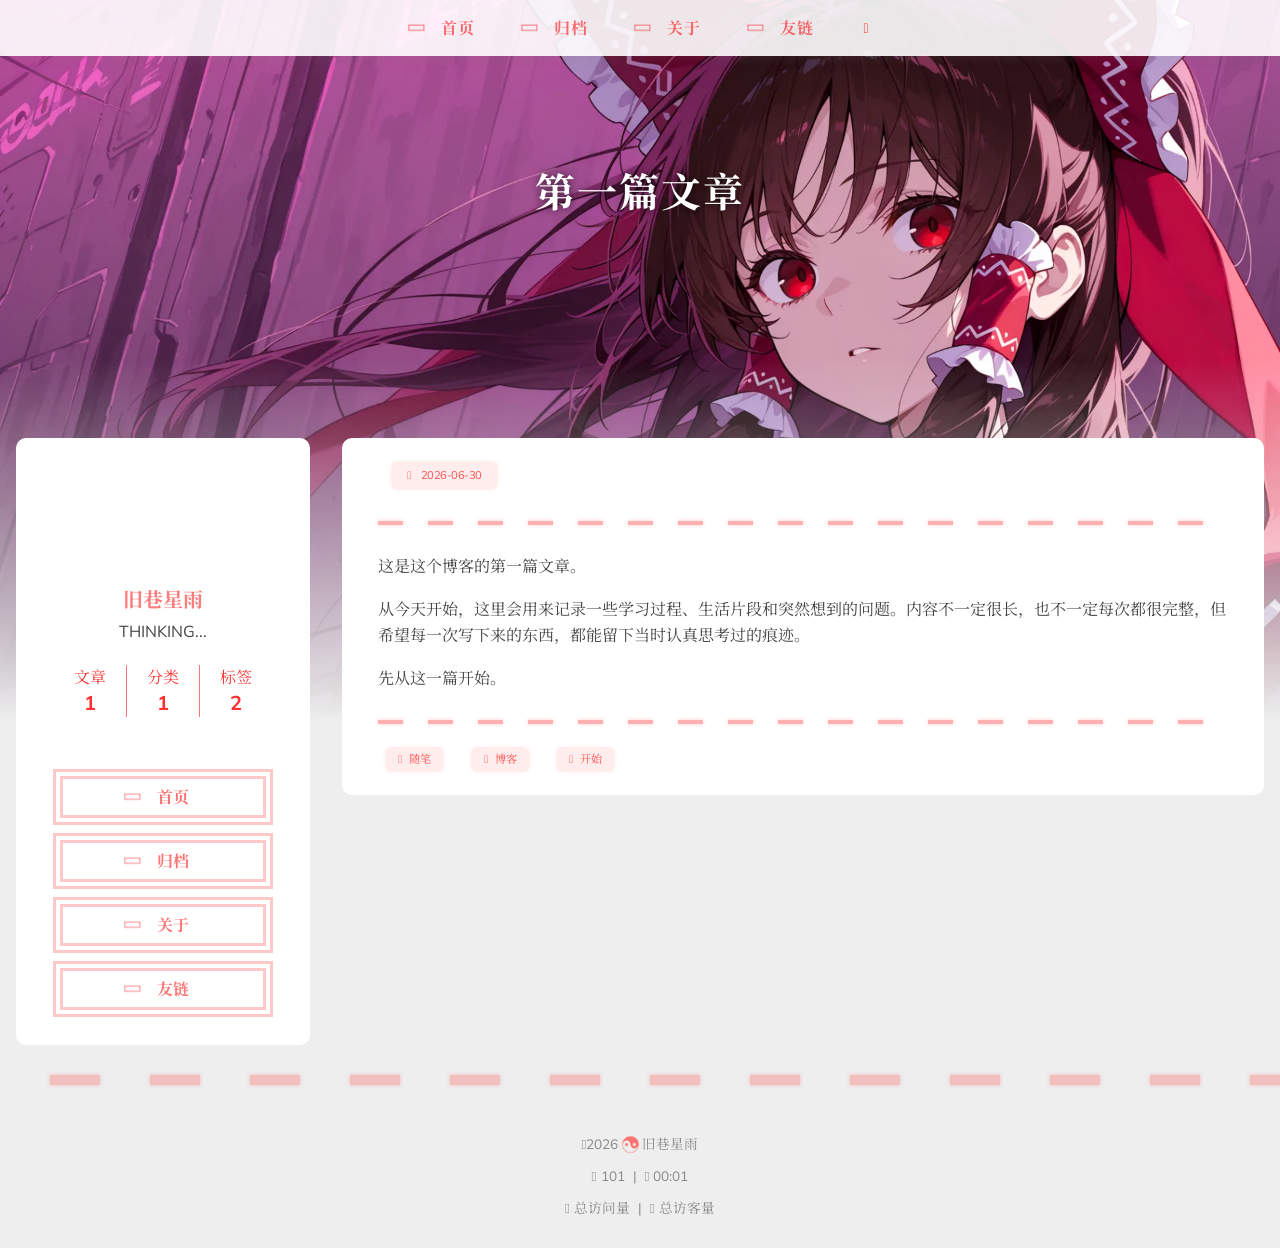
<file: post/first-post/index.html>
<!doctype html>
<html
  lang="en-us" 
  data-theme-mode="auto"
  >
  <head><meta charset="utf-8" />
<meta
  name="viewport"
  content="width=device-width, initial-scale=1, shrink-to-fit=no"
/><title>
  第一篇文章 | 旧巷星雨
</title>
<meta name="description" content="从这里开始记录"/><script>
  window.siteConfig = JSON.parse("{\"anchor\":{\"auto\":{\"enable\":false,\"length\":60},\"explicit\":{\"enable\":false,\"marker\":\"{#anchor-\",\"prefix\":\"anchor-\"}},\"anchor_icon\":null,\"base\":\"/\",\"clipboard\":{\"copyright\":{\"count\":50,\"enable\":false,\"license_type\":\"by-nc-sa\"},\"fail\":{\"en\":\"Copy failed (ﾟ⊿ﾟ)ﾂ\",\"ja\":\"コピー失敗 (ﾟ⊿ﾟ)ﾂ\",\"pt-br\":\"Falha ao copiar (ﾟ⊿ﾟ)ﾂ\",\"zh-cn\":\"复制失败 (ﾟ⊿ﾟ)ﾂ\",\"zh-tw\":\"複製失敗 (ﾟ⊿ﾟ)ﾂ\"},\"success\":{\"en\":\"Copy successfully (*^▽^*)\",\"ja\":\"コピー成功 (*^▽^*)\",\"pt-br\":\"Copiado com sucesso (*^▽^*)\",\"zh-cn\":\"复制成功 (*^▽^*)\",\"zh-tw\":\"複製成功 (*^▽^*)\"}},\"code_block\":{\"expand\":true},\"icon_font\":\"4552607_ex15nbittbh\",\"outdate\":{\"daysago\":180,\"enable\":false,\"message\":{\"en\":\"This article was last updated on {time}. Please note that the content may no longer be applicable.\",\"ja\":\"この記事は最終更新日：{time}。記載内容が現在有効でない可能性がありますのでご注意ください。\",\"pt-br\":\"Este artigo foi atualizado pela última vez em {time}. Observe que o conteúdo pode não ser mais aplicável.\",\"zh-cn\":\"本文最后更新于 {time}，请注意文中内容可能已不适用。\",\"zh-tw\":\"本文最後更新於 {time}，請注意文中內容可能已不適用。\"}}}");
  
</script>
<link rel="preconnect" href="https://fonts.gstatic.com" crossorigin />
<link
  rel="preload"
  as="style"
  href="https://fonts.googleapis.com/css?family=Mulish:400,400italic,700,700italic%7cNoto%20Serif%20SC:400,400italic,700,700italic%7c&amp;display=swap"
/>
<link
  rel="stylesheet"
  href="https://fonts.googleapis.com/css?family=Mulish:400,400italic,700,700italic%7cNoto%20Serif%20SC:400,400italic,700,700italic%7c&amp;display=swap"
  media="print"
  onload="this.media='all'"
/>
<link
    rel="preload"
    href="//at.alicdn.com/t/c/font_4552607_ex15nbittbh.woff2"
    as="font"
    type="font/woff2"
    crossorigin="anonymous"
  /><link rel="stylesheet" href="/css/loader.min.ac746e154f756f8220326eeb52a719f142ab038be5a8ddf30ea5ef15ef2356ea.css" /><meta property="og:type" content="website" />
  <meta property="og:title" content="第一篇文章 | 旧巷星雨" />
  <meta
    property="og:description"
    content="从这里开始记录"
  />
  <meta property="og:url" content="/post/first-post/" />
  <meta
    property="og:site_name"
    content="旧巷星雨的博客"
  />
  <meta property="og:image" content="/images/banner.webp" />
  <meta property="article:author" content="旧巷星雨" />
  <meta property="article:published_time" content="2026-06-30T14:35:00&#43;08:00" />
  <meta property="article:modified_time" content="2026-06-30T14:35:00&#43;08:00" /><meta property="article:tag" content="博客, 开始" /><meta name="twitter:card" content="summary" /><meta name="twitter:image" content="/images/banner.webp" />
<link rel="shortcut icon" href="/favicon.ico"><link rel="stylesheet" href="/css/main.min.c667d9d996398534d0b6c1b6e850aaf7ef4c98d1ff7b071bafd81892722def94.css" /><link
    rel="preload"
    as="style"
    href="https://npm.webcache.cn/photoswipe@5.4.4/dist/photoswipe.css"
    integrity="sha384-IfxC36XL/toUyJ939C73PcgMuRzAZuIzZxE38drsmO5p6jD7ei&#43;Zx/1oA/0l8ysE" crossorigin="anonymous"
    onload="this.onload=null;this.rel='stylesheet'"
  /><link
    rel="preload"
    as="style"
    href="https://npm.webcache.cn/katex@0.16.24/dist/katex.min.css"
    integrity="sha384-tTgKLjMYmJr94v8qu2PE5MUGSMbyN2xiH266JUB3gpm8vnnJywd1dWSOEfrFz&#43;YI" crossorigin="anonymous"
    onload="this.onload=null;this.rel='stylesheet'"
  /><script
    src="https://npm.webcache.cn/pace-js@1.2.4/pace.min.js"
    
    
    
    
    integrity="sha384-k6YtvFUEIuEFBdrLKJ3YAUbBki333tj1CSUisai5Cswsg9wcLNaPzsTHDswp4Az8" crossorigin="anonymous"></script><link
    rel="stylesheet"
    href="https://npm.webcache.cn/@reimujs/aos@0.1.2/dist/aos.css"
    integrity="sha384-GMRP93c6Hkz9JVKGAuRR3nTS7M07RwPgTFenXiosjq2VbVgvdDNcz1g6Mkj8AONa" crossorigin="anonymous"/><link
    rel="stylesheet"
    href="https://npm.webcache.cn/aplayer@1.10.1/dist/APlayer.min.css"
    integrity="sha384-tLMkTWh2pfXNWGFlUS0w1TFtRG5xZ9lPWFOooj&#43;vDDLIL&#43;xBGQU/voDBY5XE2lVh" crossorigin="anonymous"/></head>
  <body><div id='loader'>
    <div class="loading-left-bg loading-bg"></div>
    <div class="loading-right-bg loading-bg"></div>
    <div class="spinner-box">
      <div class="loading-taichi rotate"><svg width="150" height="150" viewBox="0 0 1024 1024" class="icon" version="1.1" xmlns="https://www.w3.org/2000/svg" shape-rendering="geometricPrecision">
            <path d="M303.5 432A80 80 0 0 1 291.5 592A80 80 0 0 1 303.5 432z" fill="var(--red-1, #ff5252)" />
            <path d="M512 65A447 447 0 0 1 512 959L512 929A417 417 0 0 0 512 95A417 417 0 0 0 512 929L512 959A447 447 0 0 1 512 65z 
          M512 95A417 417 0 0 1 929 512A208.5 208.5 0 0 1 720.5 720.5L720.5 592A80 80 0 0 0 720.5 432A80 80 0 0 0 720.5 592L720.5 720.5A208.5 208.5 0 0 1 512 512A208.5 208.5 0 0 0 303.5 303.5A208.5 208.5 0 0 0 95 512A417 417 0 0 1 512 95z" fill="var(--red-1, #ff5252)" />
          </svg></div><div class="loading-word">Loading...</div>
    </div>
  </div>
  </div>
  <script>
    var time = null;
    var loaderEl = document.getElementById('loader');
    var startLoading = () => {
      time = Date.now();
      loaderEl.classList.remove("loading");
    }
    var hideLoader = () => {
      document.body.style.overflow = 'auto';
      loader.classList.add('loading');
    };

    var endLoading = () => {
      if (!time) {
        hideLoader();
      } else {
        if (Date.now() - time > 500) {
          time = null;
          hideLoader();
        } else {
          setTimeout(endLoading, 500 - (Date.now() - time));
          time = null;
        }
      }
    }
    window.addEventListener('DOMContentLoaded', endLoading);
    loaderEl.addEventListener('click', endLoading);
  </script><div id="copy-tooltip"></div>
<div id="lang-tooltip">
本文章没有找到对应的语言版本
</div>
<div id="heatmap-tooltip"></div><div id="container">
      <div id="wrap"><div id="header-nav">
  <nav id="main-nav" aria-label="Primary navigation"><a class="main-nav-link-wrap" href="/"><div class='main-nav-icon icon rotate'>&#xe62b;</div><span class="main-nav-link">首页</span>
      </a><a class="main-nav-link-wrap" href="/archives"><div class='main-nav-icon icon rotate'>&#xe62b;</div><span class="main-nav-link">归档</span>
      </a><a class="main-nav-link-wrap" href="/about"><div class='main-nav-icon icon rotate'>&#xe62b;</div><span class="main-nav-link">关于</span>
      </a><a class="main-nav-link-wrap" href="/friend"><div class='main-nav-icon icon rotate'>&#xe62b;</div><span class="main-nav-link">友链</span>
      </a><a id="main-nav-toggle" class="nav-icon" aria-label="Toggle navigation" role="button"></a>
  </nav>
  <nav id="sub-nav" aria-label="Secondary navigation"></nav></div>
<header id="header" aria-label="Site header"><picture></picture><img  fetchpriority="high" src="/images/banner.webp" alt="第一篇文章"><div id="header-outer">
    <div id="header-title"><span id="logo">
            <h1 data-aos="slide-up">第一篇文章</h1>
          </span><h2 id="subtitle-wrap" data-aos="slide-down"></h2></div>
  </div>
</header><div id="content"
          aria-label="Page content"
          class="sidebar-left"
            ><aside id="sidebar" aria-label="Sidebar"><div class="sidebar-wrapper-container sticky"><div class="sidebar-wrapper">
    <div
      class="sidebar-wrap"
      data-aos="fade-up"
    ><div class="sidebar-author">
  <img
    data-src="/avatar/me.png"
    data-sizes="auto"
    alt="旧巷星雨"
    class="lazyload"
  />
  <div class="sidebar-author-name">旧巷星雨</div>
  <div class="sidebar-description">THINKING...</div>
</div>
<div class="sidebar-state">
  <div class="sidebar-state-article">
    <div>文章</div><div class="sidebar-state-number">1</div>
  </div>
  <a class="sidebar-state-category" href="/categories/" aria-label="sidebar-state-category-link">
    <div>分类</div>
    <div class="sidebar-state-number">
      1
    </div>
  </a>
  <a class="sidebar-state-tag" href="/tags/" aria-label="sidebar-state-tag-link">
    <div>标签</div>
    <div class="sidebar-state-number">2</div>
  </a>
</div>
<div class="sidebar-social" ></div><div class="sidebar-menu"><div class="sidebar-menu-link-wrap">
      <a
        class="sidebar-menu-link-dummy"
        href="/"
        aria-label="首页"
      ></a><div class='sidebar-menu-icon icon rotate'>&#xe62b;</div><div class="sidebar-menu-link">首页</div>
    </div><div class="sidebar-menu-link-wrap">
      <a
        class="sidebar-menu-link-dummy"
        href="/archives"
        aria-label="归档"
      ></a><div class='sidebar-menu-icon icon rotate'>&#xe62b;</div><div class="sidebar-menu-link">归档</div>
    </div><div class="sidebar-menu-link-wrap">
      <a
        class="sidebar-menu-link-dummy"
        href="/about"
        aria-label="关于"
      ></a><div class='sidebar-menu-icon icon rotate'>&#xe62b;</div><div class="sidebar-menu-link">关于</div>
    </div><div class="sidebar-menu-link-wrap">
      <a
        class="sidebar-menu-link-dummy"
        href="/friend"
        aria-label="友链"
      ></a><div class='sidebar-menu-icon icon rotate'>&#xe62b;</div><div class="sidebar-menu-link">友链</div>
    </div></div></div>
  </div><div class="sidebar-widget"></div></div></aside>
<section id="main" aria-label="Main content"><article
  class="h-entry article"
  itemscope
  itemtype="https://schema.org/BlogPosting"
>
  <div
    class="article-inner"
    data-aos="fade-up"
  >
    <div class="article-meta"><div class="article-date">
  <span
    class="article-date-link icon-calendar"
    data-aos="zoom-in"
  >
    <time datetime="2026-06-30 14:35:00 &#43;0800 &#43;0800" itemprop="datePublished"
      >2026-06-30</time
    >
    <time style="display: none;" id="post-update-time"
      >2026-06-30</time
    >
  </span></div>
</div><div class="hr-line"></div><div class="e-content article-entry" itemprop="articleBody"><p>这是这个博客的第一篇文章。</p>
<p>从今天开始，这里会用来记录一些学习过程、生活片段和突然想到的问题。内容不一定很长，也不一定每次都很完整，但希望每一次写下来的东西，都能留下当时认真思考过的痕迹。</p>
<p>先从这一篇开始。</p>
</div>
    <footer class="article-footer"><ul class="article-category-list"><li class="article-tag-list-item" data-aos="zoom-in">
    <a
      class="article-category-link"
      href="/categories/%e9%9a%8f%e7%ac%94"
      data-aos="zoom-in"
      >随笔</a
    >
    </li></ul>
<ul class="article-tag-list" itemprop="keywords"><li class="article-tag-list-item" data-aos="zoom-in">
      <a
        class="article-tag-list-link"
        href="/tags/%e5%8d%9a%e5%ae%a2"
        rel="tag"
        >博客</a
      >
    </li><li class="article-tag-list-item" data-aos="zoom-in">
      <a
        class="article-tag-list-link"
        href="/tags/%e5%bc%80%e5%a7%8b"
        rel="tag"
        >开始</a
      >
    </li></ul>
</footer>
  </div></article></section>
        </div><footer id="footer" aria-label="Site footer">
  <div style="width: 100%; overflow: hidden">
    <div class="footer-line"></div>
  </div>
  <div id="footer-info"><div>
      <span class="icon-copyright"></span>2026<span class="footer-info-sep rotate"></span>旧巷星雨
    </div><div>
        <span class="icon-brush"
          >&nbsp;101</span
        >
        &nbsp;|&nbsp;
        <span class="icon-coffee">&nbsp;00:01</span>
      </div><div>
        <span class="icon-eye"></span>
        <span id="busuanzi_container_site_pv"
          >总访问量&nbsp;<span
            id="busuanzi_value_site_pv"
          ></span
        ></span>
        &nbsp;|&nbsp;
        <span class="icon-user"></span>
        <span id="busuanzi_container_site_uv"
          >总访客量&nbsp;<span
            id="busuanzi_value_site_uv"
          ></span
        ></span>
      </div></div>
</footer>
<div class="sidebar-top">
            <div class="sidebar-top-taichi rotate"></div>
            <div class="arrow-up"></div>
          </div><div id="mask" class="hide"></div>
      </div><nav id="mobile-nav" aria-label="Mobile navigation">
  <div class="sidebar-wrap"><div class="sidebar-author">
  <img
    data-src="/avatar/me.png"
    data-sizes="auto"
    alt="旧巷星雨"
    class="lazyload"
  />
  <div class="sidebar-author-name">旧巷星雨</div>
  <div class="sidebar-description">THINKING...</div>
</div>
<div class="sidebar-state">
  <div class="sidebar-state-article">
    <div>文章</div><div class="sidebar-state-number">1</div>
  </div>
  <a class="sidebar-state-category" href="/categories/" aria-label="sidebar-state-category-link">
    <div>分类</div>
    <div class="sidebar-state-number">
      1
    </div>
  </a>
  <a class="sidebar-state-tag" href="/tags/" aria-label="sidebar-state-tag-link">
    <div>标签</div>
    <div class="sidebar-state-number">2</div>
  </a>
</div>
<div class="sidebar-social" ></div><div class="sidebar-menu"><div class="sidebar-menu-link-wrap">
      <a
        class="sidebar-menu-link-dummy"
        href="/"
        aria-label="首页"
      ></a><div class='sidebar-menu-icon icon rotate'>&#xe62b;</div><div class="sidebar-menu-link">首页</div>
    </div><div class="sidebar-menu-link-wrap">
      <a
        class="sidebar-menu-link-dummy"
        href="/archives"
        aria-label="归档"
      ></a><div class='sidebar-menu-icon icon rotate'>&#xe62b;</div><div class="sidebar-menu-link">归档</div>
    </div><div class="sidebar-menu-link-wrap">
      <a
        class="sidebar-menu-link-dummy"
        href="/about"
        aria-label="关于"
      ></a><div class='sidebar-menu-icon icon rotate'>&#xe62b;</div><div class="sidebar-menu-link">关于</div>
    </div><div class="sidebar-menu-link-wrap">
      <a
        class="sidebar-menu-link-dummy"
        href="/friend"
        aria-label="友链"
      ></a><div class='sidebar-menu-icon icon rotate'>&#xe62b;</div><div class="sidebar-menu-link">友链</div>
    </div></div></div></nav>
</div><meting-js
        theme="var(--color-link)"
        id="2265921590"server="netease"type="playlist"fixed="true">
      </meting-js><script
    src="https://npm.webcache.cn/lazysizes@5.3.2/lazysizes.min.js"
    
    
    
    
    integrity="sha384-3gT/vsepWkfz/ff7PpWNUeMzeWoH3cDhm/A8jM7ouoAK0/fP/9bcHHR5kHq2nf&#43;e" crossorigin="anonymous"></script><script
    src="https://npm.webcache.cn/clipboard@2.0.11/dist/clipboard.min.js"
    
    
    
    
    integrity="sha384-J08i8An/QeARD9ExYpvphB8BsyOj3Gh2TSh1aLINKO3L0cMSH2dN3E22zFoXEi0Q" crossorigin="anonymous"></script><script src="/js/main.js" integrity="" crossorigin="anonymous"  ></script><script src="/js/aos.js" integrity="" crossorigin="anonymous"  ></script><script>
    var aosInit = () => {
      AOS.init({
        duration: 1000,
        easing: "ease",
        once: true,
        offset: 50,
      });
    };
    if (document.readyState === "loading") {
      document.addEventListener("DOMContentLoaded", aosInit);
    } else {
      aosInit();
    }
  </script><script src="/js/pjax_main.js" integrity="" crossorigin="anonymous" data-pjax ></script><script>
  var setupFirework = () => {
    if (! false  || !window.matchMedia('(max-width: 768px)').matches) {
      if (window.firework) {
        const options = JSON.parse("{\"excludeelements\":[\"a\",\"button\"],\"particles\":[{\"colors\":[\"var(--red-1)\",\"var(--red-2)\",\"var(--red-3)\",\"var(--red-4)\"],\"duration\":[1200,1800],\"easing\":\"easeOutExpo\",\"move\":[\"emit\"],\"number\":20,\"shape\":\"circle\",\"shapeOptions\":{\"alpha\":[0.3,0.5],\"radius\":[16,32]}},{\"colors\":[\"var(--red-0)\"],\"duration\":[1200,1800],\"easing\":\"easeOutExpo\",\"move\":[\"diffuse\"],\"number\":1,\"shape\":\"circle\",\"shapeOptions\":{\"alpha\":[0.2,0.5],\"lineWidth\":6,\"radius\":20}}]}");
        options.excludeElements = options.excludeelements;
        delete options.excludeelements;
        window.firework(options);
      }
    }
  }
</script><script
    src="https://npm.webcache.cn/mouse-firework@0.2.0/dist/index.umd.js"
    defer
    
    
    onload="setupFirework()"
    integrity="sha384-qi9WggRt19tv8Vc7pCHW3ulMNLwrn515zaLEWZjl1px07vz8&#43;pUoWX8n1rgq282T" crossorigin="anonymous"></script><script
    src="https://npm.webcache.cn/theme-shokax-pjax@0.0.3/dist/index.umd.js"
    
    
    
    
    integrity="sha384-xneY1WY8hOfUzswrE4CrYq35N4BdVcxqxwHPr9zawE/jMSCxD&#43;jAPU55x/jj3wlf" crossorigin="anonymous"></script><script src="/js/pjax.js" integrity="" crossorigin="anonymous"  ></script><script
    src="https://npm.webcache.cn/quicklink@3.0.1/dist/quicklink.umd.js"
    
    
    
    
    integrity="sha384-caMDqvgav/HWdEYQU1QRRHMLleigpL1YHAG0m371DhzfL8rRzUyOb&#43;bEHtwlmYjD" crossorigin="anonymous"></script><script data-pjax>
    window.quicklink?.listen({
      timeout:  3000 ,
      priority:  true ,
      ignores: JSON.parse("[]")
    });
  </script>


<div id="lazy-script">
  <div><script data-pjax>
        window.REIMU_POST = {
          author: "旧巷星雨",
          title: "第一篇文章",
          url: "\/post\/first-post\/",
          description: "从这里开始记录",
          cover: "\/images\/banner.webp",
        };
      </script><script src="/js/insert_highlight.js" integrity="" crossorigin="anonymous" data-pjax ></script><script src="/js/tabs.js" integrity="" crossorigin="anonymous" data-pjax defer></script><script type="module" data-pjax>const PhotoSwipeLightbox = (await safeImport("https:\/\/npm.webcache.cn\/photoswipe@5.4.4\/dist\/photoswipe-lightbox.esm.min.js", "sha384-DiL6M\/gG\u002bwmTxmCRZyD1zee6lIhawn5TGvED0FOh7fXcN9B0aZ9dexSF\/N6lrZi\/")).default;const initPswp = (gallery, children) => {
          if (_$$(`${gallery} ${children}`).length > 0) {
            new PhotoSwipeLightbox({
              gallery,
              children,pswpModule: () => safeImport("https:\/\/npm.webcache.cn\/photoswipe@5.4.4\/dist\/photoswipe.esm.min.js", "sha384-WkkO3GCmgkC3VQWpaV8DqhKJqpzpF9JoByxDmnV8\u002boTJ7m3DfYEWX1fu1scuS4\u002bs")}).init();
          }
        }
        const pswp = () => {
          initPswp('.article-entry', 'a.article-gallery-item');
          initPswp('.article-gallery', 'a.article-gallery-item');
        }
        pswp()
      </script></div>
</div><script
    src="https://npm.webcache.cn/busuanzi@2.3.0/bsz.pure.mini.js"
    
    async
    
    
    integrity="sha384-0M75wtSkhjIInv4coYlaJU83&#43;OypaRCIq2SukQVQX04eGTCBXJDuWAbJet56id&#43;S" crossorigin="anonymous"></script><script>
    if ('serviceWorker' in navigator) {
      navigator.serviceWorker.getRegistrations().then((registrations) => {
        for (let registration of registrations) {
          registration.unregister();
        }
      });
    }
  </script><script>
  const reimuCopyright = String.raw`
   ______     ______     __     __    __     __  __    
  /\  == \   /\  ___\   /\ \   /\ "-./  \   /\ \/\ \   
  \ \  __<   \ \  __\   \ \ \  \ \ \-./\ \  \ \ \_\ \  
   \ \_\ \_\  \ \_____\  \ \_\  \ \_\ \ \_\  \ \_____\ 
    \/_/ /_/   \/_____/   \/_/   \/_/  \/_/   \/_____/ 
                                                    
  `;
  console.log(String.raw`%c ${reimuCopyright}`, "color: #ff5252;");
  console.log(
    "%c Theme.Reimu" + " %c https://github.com/D-Sketon/hugo-theme-reimu ",
    "color: white; background: #ff5252; padding:5px 0;",
    "padding:4px;border:1px solid #ff5252;",
  );
</script><script>
    var setupAPlayer = () => {
      if (! true  || !window.matchMedia('(max-width: 768px)').matches) {
        if (window.matchMedia('(max-width: 959px)').matches) {
          const meting = _$('meting-js');
          if (meting) {
            meting.setAttribute('fixed', 'true');
            const aside = meting.parentNode?.parentNode;
            if (aside?.tagName === 'ASIDE') {
              meting.parentNode.removeChild(meting);
              document.body.appendChild(meting);
            }
          }
        }
      }
    };</script><script
    src="https://npm.webcache.cn/aplayer@1.10.1/dist/APlayer.min.js"
    defer
    
    
    onload="setupAPlayer()"
    integrity="sha384-gdGYZwHnfJM54evoZhpO0s6ZF5BQiybkiyW7VXr&#43;h5UfruuRL/aORyw&#43;5&#43;HZoU6e" crossorigin="anonymous"></script><script
    src="https://npm.webcache.cn/meting@2.0.1/dist/Meting.min.js"
    defer
    
    
    
    integrity="sha384-ASVlpKF80A22OXTK3tfEjZm1EL6uFMKIC4p8&#43;0maanw1S/IyB&#43;Y4JG&#43;ZDU7GpKE8" crossorigin="anonymous"></script></body>
</html>
</file>
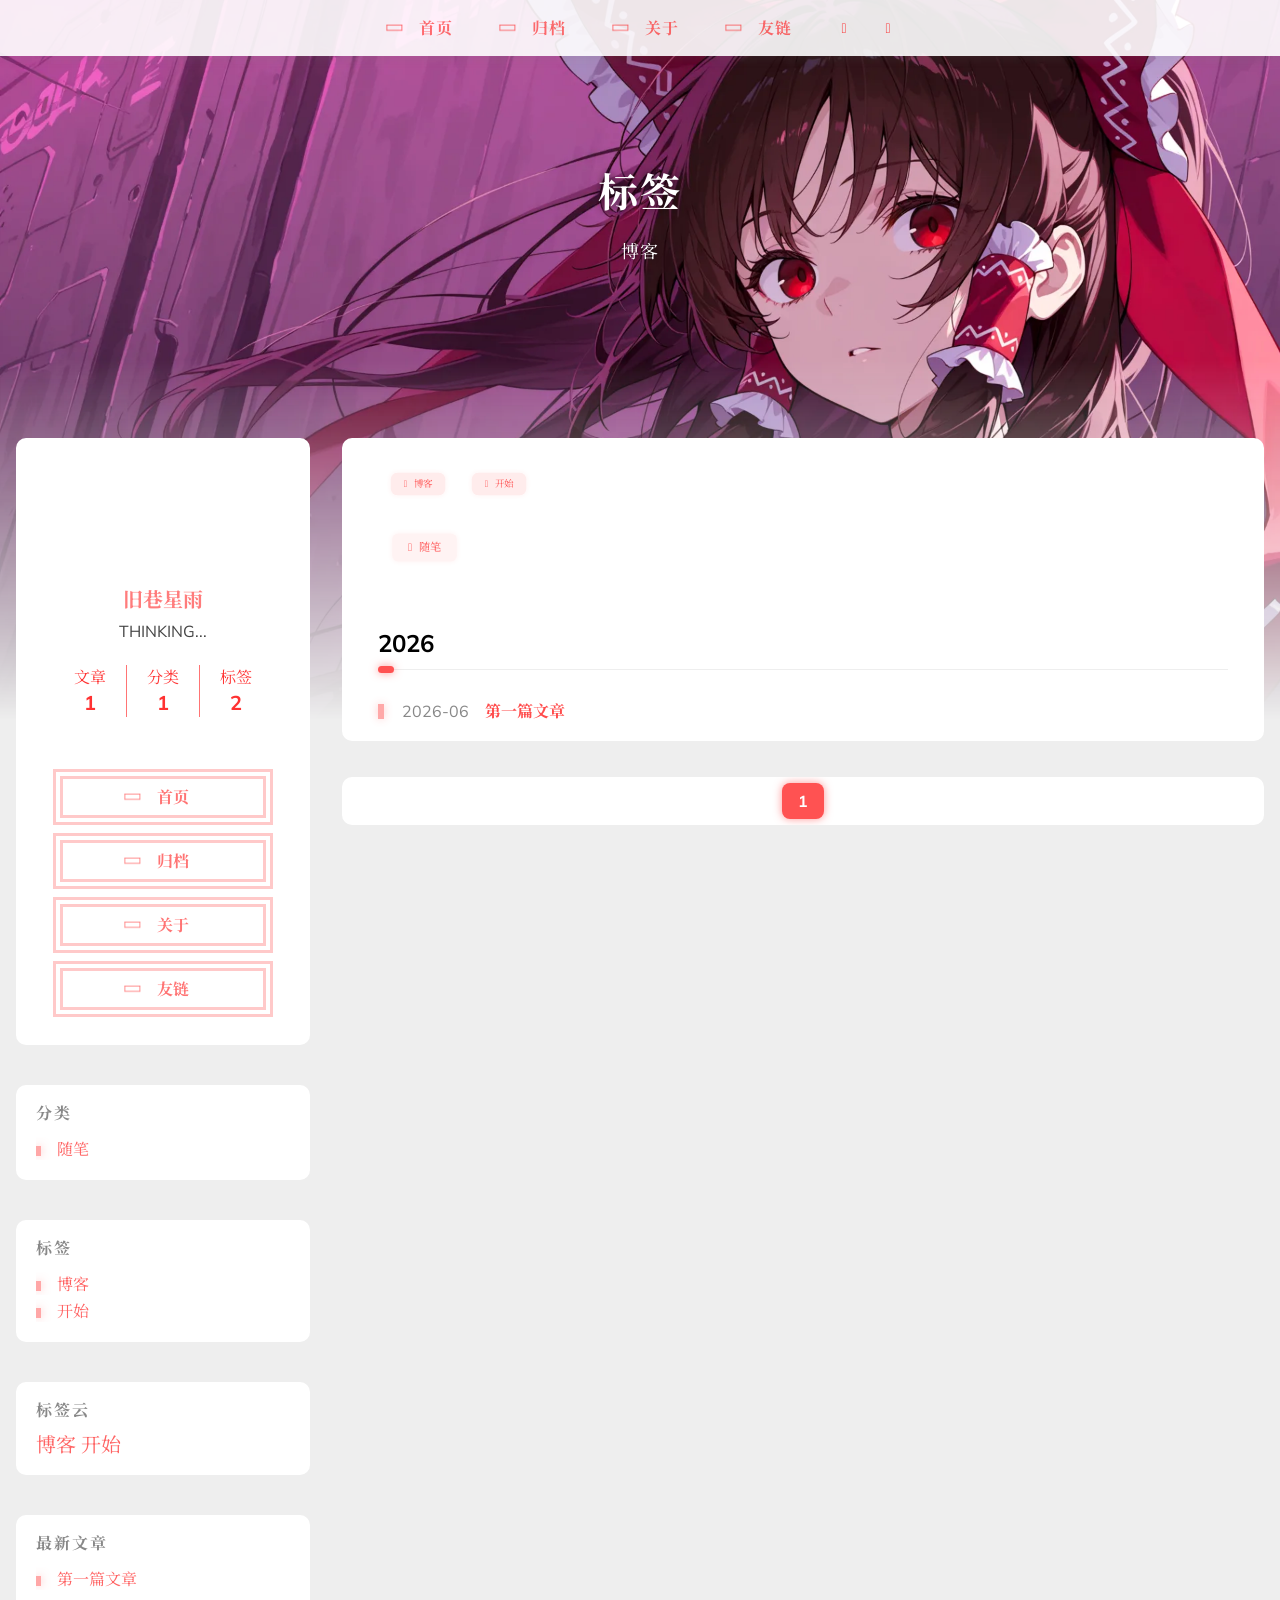
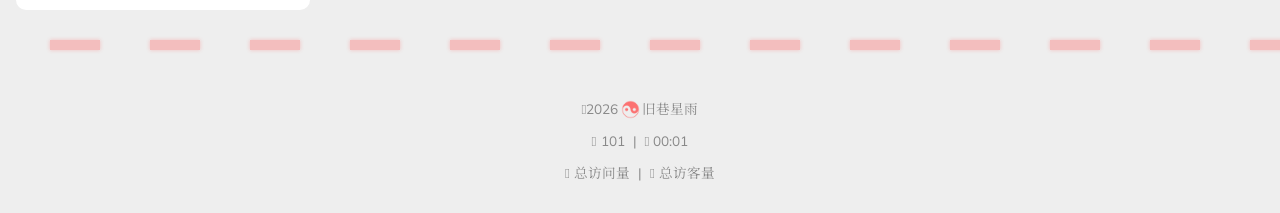
<file: tags/博客/index.html>
<!doctype html>
<html
  lang="en-us" 
  data-theme-mode="auto"
  >
  <head><meta charset="utf-8" />
<meta
  name="viewport"
  content="width=device-width, initial-scale=1, shrink-to-fit=no"
/><title>
  博客 | 旧巷星雨
</title>
<meta name="description" content="THINKING..."/><script>
  window.siteConfig = JSON.parse("{\"anchor\":{\"auto\":{\"enable\":false,\"length\":60},\"explicit\":{\"enable\":false,\"marker\":\"{#anchor-\",\"prefix\":\"anchor-\"}},\"anchor_icon\":null,\"base\":\"/\",\"clipboard\":{\"copyright\":{\"count\":50,\"enable\":false,\"license_type\":\"by-nc-sa\"},\"fail\":{\"en\":\"Copy failed (ﾟ⊿ﾟ)ﾂ\",\"ja\":\"コピー失敗 (ﾟ⊿ﾟ)ﾂ\",\"pt-br\":\"Falha ao copiar (ﾟ⊿ﾟ)ﾂ\",\"zh-cn\":\"复制失败 (ﾟ⊿ﾟ)ﾂ\",\"zh-tw\":\"複製失敗 (ﾟ⊿ﾟ)ﾂ\"},\"success\":{\"en\":\"Copy successfully (*^▽^*)\",\"ja\":\"コピー成功 (*^▽^*)\",\"pt-br\":\"Copiado com sucesso (*^▽^*)\",\"zh-cn\":\"复制成功 (*^▽^*)\",\"zh-tw\":\"複製成功 (*^▽^*)\"}},\"code_block\":{\"expand\":true},\"icon_font\":\"4552607_ex15nbittbh\",\"outdate\":{\"daysago\":180,\"enable\":false,\"message\":{\"en\":\"This article was last updated on {time}. Please note that the content may no longer be applicable.\",\"ja\":\"この記事は最終更新日：{time}。記載内容が現在有効でない可能性がありますのでご注意ください。\",\"pt-br\":\"Este artigo foi atualizado pela última vez em {time}. Observe que o conteúdo pode não ser mais aplicável.\",\"zh-cn\":\"本文最后更新于 {time}，请注意文中内容可能已不适用。\",\"zh-tw\":\"本文最後更新於 {time}，請注意文中內容可能已不適用。\"}}}");
  
</script>
<link rel="preconnect" href="https://fonts.gstatic.com" crossorigin />
<link
  rel="preload"
  as="style"
  href="https://fonts.googleapis.com/css?family=Mulish:400,400italic,700,700italic%7cNoto%20Serif%20SC:400,400italic,700,700italic%7c&amp;display=swap"
/>
<link
  rel="stylesheet"
  href="https://fonts.googleapis.com/css?family=Mulish:400,400italic,700,700italic%7cNoto%20Serif%20SC:400,400italic,700,700italic%7c&amp;display=swap"
  media="print"
  onload="this.media='all'"
/>
<link
    rel="preload"
    href="//at.alicdn.com/t/c/font_4552607_ex15nbittbh.woff2"
    as="font"
    type="font/woff2"
    crossorigin="anonymous"
  /><link rel="stylesheet" href="/css/loader.min.ac746e154f756f8220326eeb52a719f142ab038be5a8ddf30ea5ef15ef2356ea.css" /><meta property="og:type" content="website" />
  <meta property="og:title" content="博客 | 旧巷星雨" />
  <meta
    property="og:description"
    content="THINKING..."
  />
  <meta property="og:url" content="/tags/%E5%8D%9A%E5%AE%A2/" />
  <meta
    property="og:site_name"
    content="旧巷星雨的博客"
  />
  <meta property="og:image" content="/images/banner.webp" />
  <meta property="article:author" content="旧巷星雨" />
  <meta property="article:published_time" content="2026-06-30T14:35:00&#43;08:00" />
  <meta property="article:modified_time" content="2026-06-30T14:35:00&#43;08:00" /><meta name="twitter:card" content="summary" /><meta name="twitter:image" content="/images/banner.webp" /><link rel="alternate" type="application/rss+xml" href="/tags/%E5%8D%9A%E5%AE%A2/index.xml" title="旧巷星雨的博客">
<link rel="shortcut icon" href="/favicon.ico"><link rel="stylesheet" href="/css/main.min.c667d9d996398534d0b6c1b6e850aaf7ef4c98d1ff7b071bafd81892722def94.css" /><link
    rel="preload"
    as="style"
    href="https://npm.webcache.cn/photoswipe@5.4.4/dist/photoswipe.css"
    integrity="sha384-IfxC36XL/toUyJ939C73PcgMuRzAZuIzZxE38drsmO5p6jD7ei&#43;Zx/1oA/0l8ysE" crossorigin="anonymous"
    onload="this.onload=null;this.rel='stylesheet'"
  /><link
    rel="preload"
    as="style"
    href="https://npm.webcache.cn/katex@0.16.24/dist/katex.min.css"
    integrity="sha384-tTgKLjMYmJr94v8qu2PE5MUGSMbyN2xiH266JUB3gpm8vnnJywd1dWSOEfrFz&#43;YI" crossorigin="anonymous"
    onload="this.onload=null;this.rel='stylesheet'"
  /><script
    src="https://npm.webcache.cn/pace-js@1.2.4/pace.min.js"
    
    
    
    
    integrity="sha384-k6YtvFUEIuEFBdrLKJ3YAUbBki333tj1CSUisai5Cswsg9wcLNaPzsTHDswp4Az8" crossorigin="anonymous"></script><link
    rel="stylesheet"
    href="https://npm.webcache.cn/@reimujs/aos@0.1.2/dist/aos.css"
    integrity="sha384-GMRP93c6Hkz9JVKGAuRR3nTS7M07RwPgTFenXiosjq2VbVgvdDNcz1g6Mkj8AONa" crossorigin="anonymous"/><link
    rel="stylesheet"
    href="https://npm.webcache.cn/aplayer@1.10.1/dist/APlayer.min.css"
    integrity="sha384-tLMkTWh2pfXNWGFlUS0w1TFtRG5xZ9lPWFOooj&#43;vDDLIL&#43;xBGQU/voDBY5XE2lVh" crossorigin="anonymous"/></head>
  <body><div id='loader'>
    <div class="loading-left-bg loading-bg"></div>
    <div class="loading-right-bg loading-bg"></div>
    <div class="spinner-box">
      <div class="loading-taichi rotate"><svg width="150" height="150" viewBox="0 0 1024 1024" class="icon" version="1.1" xmlns="https://www.w3.org/2000/svg" shape-rendering="geometricPrecision">
            <path d="M303.5 432A80 80 0 0 1 291.5 592A80 80 0 0 1 303.5 432z" fill="var(--red-1, #ff5252)" />
            <path d="M512 65A447 447 0 0 1 512 959L512 929A417 417 0 0 0 512 95A417 417 0 0 0 512 929L512 959A447 447 0 0 1 512 65z 
          M512 95A417 417 0 0 1 929 512A208.5 208.5 0 0 1 720.5 720.5L720.5 592A80 80 0 0 0 720.5 432A80 80 0 0 0 720.5 592L720.5 720.5A208.5 208.5 0 0 1 512 512A208.5 208.5 0 0 0 303.5 303.5A208.5 208.5 0 0 0 95 512A417 417 0 0 1 512 95z" fill="var(--red-1, #ff5252)" />
          </svg></div><div class="loading-word">Loading...</div>
    </div>
  </div>
  </div>
  <script>
    var time = null;
    var loaderEl = document.getElementById('loader');
    var startLoading = () => {
      time = Date.now();
      loaderEl.classList.remove("loading");
    }
    var hideLoader = () => {
      document.body.style.overflow = 'auto';
      loader.classList.add('loading');
    };

    var endLoading = () => {
      if (!time) {
        hideLoader();
      } else {
        if (Date.now() - time > 500) {
          time = null;
          hideLoader();
        } else {
          setTimeout(endLoading, 500 - (Date.now() - time));
          time = null;
        }
      }
    }
    window.addEventListener('DOMContentLoaded', endLoading);
    loaderEl.addEventListener('click', endLoading);
  </script><div id="copy-tooltip"></div>
<div id="lang-tooltip">
本文章没有找到对应的语言版本
</div>
<div id="heatmap-tooltip"></div><div id="container">
      <div id="wrap"><div id="header-nav">
  <nav id="main-nav" aria-label="Primary navigation"><a class="main-nav-link-wrap" href="/"><div class='main-nav-icon icon rotate'>&#xe62b;</div><span class="main-nav-link">首页</span>
      </a><a class="main-nav-link-wrap" href="/archives"><div class='main-nav-icon icon rotate'>&#xe62b;</div><span class="main-nav-link">归档</span>
      </a><a class="main-nav-link-wrap" href="/about"><div class='main-nav-icon icon rotate'>&#xe62b;</div><span class="main-nav-link">关于</span>
      </a><a class="main-nav-link-wrap" href="/friend"><div class='main-nav-icon icon rotate'>&#xe62b;</div><span class="main-nav-link">友链</span>
      </a><a id="main-nav-toggle" class="nav-icon" aria-label="Toggle navigation" role="button"></a>
  </nav>
  <nav id="sub-nav" aria-label="Secondary navigation"><a id="nav-rss-link" class="nav-icon" href="/tags/%E5%8D%9A%E5%AE%A2/index.xml" title="RSS 订阅" aria-label="RSS 订阅" target="_blank"></a></nav></div>
<header id="header" aria-label="Site header"><picture></picture><img  fetchpriority="high" src="/images/banner.webp" alt="博客"><div id="header-outer">
    <div id="header-title"><span id="logo">
            <h1 data-aos="slide-up">标签</h1>
          </span><h2 id="subtitle-wrap" data-aos="slide-down"><span id="subtitle">博客</span></h2></div>
  </div>
</header><div id="content"
          aria-label="Page content"
          class="sidebar-left"
            ><aside id="sidebar" aria-label="Sidebar"><div class="sidebar-wrapper-container "><div class="sidebar-wrapper">
    <div
      class="sidebar-wrap"
      data-aos="fade-up"
    ><div class="sidebar-author">
  <img
    data-src="/avatar/me.png"
    data-sizes="auto"
    alt="旧巷星雨"
    class="lazyload"
  />
  <div class="sidebar-author-name">旧巷星雨</div>
  <div class="sidebar-description">THINKING...</div>
</div>
<div class="sidebar-state">
  <div class="sidebar-state-article">
    <div>文章</div><div class="sidebar-state-number">1</div>
  </div>
  <a class="sidebar-state-category" href="/categories/" aria-label="sidebar-state-category-link">
    <div>分类</div>
    <div class="sidebar-state-number">
      1
    </div>
  </a>
  <a class="sidebar-state-tag" href="/tags/" aria-label="sidebar-state-tag-link">
    <div>标签</div>
    <div class="sidebar-state-number">2</div>
  </a>
</div>
<div class="sidebar-social" ></div><div class="sidebar-menu"><div class="sidebar-menu-link-wrap">
      <a
        class="sidebar-menu-link-dummy"
        href="/"
        aria-label="首页"
      ></a><div class='sidebar-menu-icon icon rotate'>&#xe62b;</div><div class="sidebar-menu-link">首页</div>
    </div><div class="sidebar-menu-link-wrap">
      <a
        class="sidebar-menu-link-dummy"
        href="/archives"
        aria-label="归档"
      ></a><div class='sidebar-menu-icon icon rotate'>&#xe62b;</div><div class="sidebar-menu-link">归档</div>
    </div><div class="sidebar-menu-link-wrap">
      <a
        class="sidebar-menu-link-dummy"
        href="/about"
        aria-label="关于"
      ></a><div class='sidebar-menu-icon icon rotate'>&#xe62b;</div><div class="sidebar-menu-link">关于</div>
    </div><div class="sidebar-menu-link-wrap">
      <a
        class="sidebar-menu-link-dummy"
        href="/friend"
        aria-label="友链"
      ></a><div class='sidebar-menu-icon icon rotate'>&#xe62b;</div><div class="sidebar-menu-link">友链</div>
    </div></div></div>
  </div><div class="sidebar-widget"><div class="widget-wrapper">
    <div
      class="widget-wrap"
      data-aos="fade-up"
    >
      <div style="display: flex; justify-content: space-between;">
        <h3 class="widget-title">分类</h3></div>
      <div class="widget">
        <ul class="category-list"><li class="category-list-item">
                <a class="category-list-link" href="/categories/%E9%9A%8F%E7%AC%94/" 
                  title="随笔"
                  >随笔</a
                >
              </li></ul>
      </div>
    </div>
  </div><div class="widget-wrapper">
    <div
      class="widget-wrap"
      data-aos="fade-up"
    >
      <div style="display: flex; justify-content: space-between;">
        <h3 class="widget-title">标签</h3></div>
      <div class="widget">
        <ul class="tag-list" itemprop="keywords"><li class="tag-item">
                <a
                  class="tag-link"
                  href="/tags/%E5%8D%9A%E5%AE%A2/"
                  aria-label="标签: 博客"
                  title="博客"
                >
                  博客
                </a>
              </li><li class="tag-item">
                <a
                  class="tag-link"
                  href="/tags/%E5%BC%80%E5%A7%8B/"
                  aria-label="标签: 开始"
                  title="开始"
                >
                  开始
                </a>
              </li></ul>
      </div>
    </div>
  </div><div class="widget-wrapper">
  <div
    class="widget-wrap"
    data-aos="fade-up"
  >
    <h3 class="widget-title">标签云</h3><div class="widget tagcloud"><a
            style="font-size:20px"
            href="/tags/%E5%8D%9A%E5%AE%A2/"
            aria-label="标签: 博客"
            >博客</a
          ><a
            style="font-size:20px"
            href="/tags/%E5%BC%80%E5%A7%8B/"
            aria-label="标签: 开始"
            >开始</a
          ></div>
  </div>
</div><div class="widget-wrapper">
    <div
      class="widget-wrap"
      data-aos="fade-up"
    >
      <h3 class="widget-title">最新文章</h3>
      <div class="widget">
        <ul><li>
              <a href="/post/first-post/" title="第一篇文章">第一篇文章</a>
            </li></ul>
      </div>
    </div>
  </div></div></div></aside>
<section id="main" aria-label="Main content"><div
    class="archives-outer-wrap"
    data-aos="fade-up"
  ><div class="tag-wrap"><div
      class="archives-tag-list-item"
      data-aos="zoom-in"
    >
      <a class="archives-tag-list-link" href="/tags/%E5%8D%9A%E5%AE%A2/"
        >博客</a
      >
    </div><div
      class="archives-tag-list-item"
      data-aos="zoom-in"
    >
      <a class="archives-tag-list-link" href="/tags/%E5%BC%80%E5%A7%8B/"
        >开始</a
      >
    </div></div>
<div class="category-wrap"><div
      class="archives-category-list-item"
      data-aos="zoom-in"
    >
      <a class="archives-category-list-link" href="/categories/%E9%9A%8F%E7%AC%94/"
        >随笔</a
      >
    </div></div><section class="archives-wrap" data-aos="fade-up">
    <div class="archive-year-wrap">
      <span class="archive-year">2026</span>
    </div>
    <ul><li class="archive-article">
          <div class="archive-article-date">
            <span>
              <time
                class="dt-published"
                datetime="2026-06-30 14:35:00 &#43;0800 &#43;0800"
                itemprop="datePublished"
                >2026-06</time
              >
            </span>
          </div><a class="archive-article-title" href="/post/first-post/"
              >第一篇文章</a
            ></li></ul>
  </section></div><nav id="page-nav" aria-label="Pagination navigation" data-aos="fade-up"><span class="page-number current">1</span></nav>
</section>
        </div><footer id="footer" aria-label="Site footer">
  <div style="width: 100%; overflow: hidden">
    <div class="footer-line"></div>
  </div>
  <div id="footer-info"><div>
      <span class="icon-copyright"></span>2026<span class="footer-info-sep rotate"></span>旧巷星雨
    </div><div>
        <span class="icon-brush"
          >&nbsp;101</span
        >
        &nbsp;|&nbsp;
        <span class="icon-coffee">&nbsp;00:01</span>
      </div><div>
        <span class="icon-eye"></span>
        <span id="busuanzi_container_site_pv"
          >总访问量&nbsp;<span
            id="busuanzi_value_site_pv"
          ></span
        ></span>
        &nbsp;|&nbsp;
        <span class="icon-user"></span>
        <span id="busuanzi_container_site_uv"
          >总访客量&nbsp;<span
            id="busuanzi_value_site_uv"
          ></span
        ></span>
      </div></div>
</footer>
<div class="sidebar-top">
            <div class="sidebar-top-taichi rotate"></div>
            <div class="arrow-up"></div>
          </div><div id="mask" class="hide"></div>
      </div><nav id="mobile-nav" aria-label="Mobile navigation">
  <div class="sidebar-wrap"><div class="sidebar-author">
  <img
    data-src="/avatar/me.png"
    data-sizes="auto"
    alt="旧巷星雨"
    class="lazyload"
  />
  <div class="sidebar-author-name">旧巷星雨</div>
  <div class="sidebar-description">THINKING...</div>
</div>
<div class="sidebar-state">
  <div class="sidebar-state-article">
    <div>文章</div><div class="sidebar-state-number">1</div>
  </div>
  <a class="sidebar-state-category" href="/categories/" aria-label="sidebar-state-category-link">
    <div>分类</div>
    <div class="sidebar-state-number">
      1
    </div>
  </a>
  <a class="sidebar-state-tag" href="/tags/" aria-label="sidebar-state-tag-link">
    <div>标签</div>
    <div class="sidebar-state-number">2</div>
  </a>
</div>
<div class="sidebar-social" ></div><div class="sidebar-menu"><div class="sidebar-menu-link-wrap">
      <a
        class="sidebar-menu-link-dummy"
        href="/"
        aria-label="首页"
      ></a><div class='sidebar-menu-icon icon rotate'>&#xe62b;</div><div class="sidebar-menu-link">首页</div>
    </div><div class="sidebar-menu-link-wrap">
      <a
        class="sidebar-menu-link-dummy"
        href="/archives"
        aria-label="归档"
      ></a><div class='sidebar-menu-icon icon rotate'>&#xe62b;</div><div class="sidebar-menu-link">归档</div>
    </div><div class="sidebar-menu-link-wrap">
      <a
        class="sidebar-menu-link-dummy"
        href="/about"
        aria-label="关于"
      ></a><div class='sidebar-menu-icon icon rotate'>&#xe62b;</div><div class="sidebar-menu-link">关于</div>
    </div><div class="sidebar-menu-link-wrap">
      <a
        class="sidebar-menu-link-dummy"
        href="/friend"
        aria-label="友链"
      ></a><div class='sidebar-menu-icon icon rotate'>&#xe62b;</div><div class="sidebar-menu-link">友链</div>
    </div></div></div></nav>
</div><meting-js
        theme="var(--color-link)"
        id="2265921590"server="netease"type="playlist"fixed="true">
      </meting-js><script
    src="https://npm.webcache.cn/lazysizes@5.3.2/lazysizes.min.js"
    
    
    
    
    integrity="sha384-3gT/vsepWkfz/ff7PpWNUeMzeWoH3cDhm/A8jM7ouoAK0/fP/9bcHHR5kHq2nf&#43;e" crossorigin="anonymous"></script><script
    src="https://npm.webcache.cn/clipboard@2.0.11/dist/clipboard.min.js"
    
    
    
    
    integrity="sha384-J08i8An/QeARD9ExYpvphB8BsyOj3Gh2TSh1aLINKO3L0cMSH2dN3E22zFoXEi0Q" crossorigin="anonymous"></script><script src="/js/main.js" integrity="" crossorigin="anonymous"  ></script><script src="/js/aos.js" integrity="" crossorigin="anonymous"  ></script><script>
    var aosInit = () => {
      AOS.init({
        duration: 1000,
        easing: "ease",
        once: true,
        offset: 50,
      });
    };
    if (document.readyState === "loading") {
      document.addEventListener("DOMContentLoaded", aosInit);
    } else {
      aosInit();
    }
  </script><script src="/js/pjax_main.js" integrity="" crossorigin="anonymous" data-pjax ></script><script>
  var setupFirework = () => {
    if (! false  || !window.matchMedia('(max-width: 768px)').matches) {
      if (window.firework) {
        const options = JSON.parse("{\"excludeelements\":[\"a\",\"button\"],\"particles\":[{\"colors\":[\"var(--red-1)\",\"var(--red-2)\",\"var(--red-3)\",\"var(--red-4)\"],\"duration\":[1200,1800],\"easing\":\"easeOutExpo\",\"move\":[\"emit\"],\"number\":20,\"shape\":\"circle\",\"shapeOptions\":{\"alpha\":[0.3,0.5],\"radius\":[16,32]}},{\"colors\":[\"var(--red-0)\"],\"duration\":[1200,1800],\"easing\":\"easeOutExpo\",\"move\":[\"diffuse\"],\"number\":1,\"shape\":\"circle\",\"shapeOptions\":{\"alpha\":[0.2,0.5],\"lineWidth\":6,\"radius\":20}}]}");
        options.excludeElements = options.excludeelements;
        delete options.excludeelements;
        window.firework(options);
      }
    }
  }
</script><script
    src="https://npm.webcache.cn/mouse-firework@0.2.0/dist/index.umd.js"
    defer
    
    
    onload="setupFirework()"
    integrity="sha384-qi9WggRt19tv8Vc7pCHW3ulMNLwrn515zaLEWZjl1px07vz8&#43;pUoWX8n1rgq282T" crossorigin="anonymous"></script><script
    src="https://npm.webcache.cn/theme-shokax-pjax@0.0.3/dist/index.umd.js"
    
    
    
    
    integrity="sha384-xneY1WY8hOfUzswrE4CrYq35N4BdVcxqxwHPr9zawE/jMSCxD&#43;jAPU55x/jj3wlf" crossorigin="anonymous"></script><script src="/js/pjax.js" integrity="" crossorigin="anonymous"  ></script><script
    src="https://npm.webcache.cn/quicklink@3.0.1/dist/quicklink.umd.js"
    
    
    
    
    integrity="sha384-caMDqvgav/HWdEYQU1QRRHMLleigpL1YHAG0m371DhzfL8rRzUyOb&#43;bEHtwlmYjD" crossorigin="anonymous"></script><script data-pjax>
    window.quicklink?.listen({
      timeout:  3000 ,
      priority:  true ,
      ignores: JSON.parse("[]")
    });
  </script>


<div id="lazy-script">
  <div><script data-pjax>
        window.REIMU_POST = {
          author: "旧巷星雨",
          title: "博客",
          url: "\/tags\/%E5%8D%9A%E5%AE%A2\/",
          description: "",
          cover: "\/images\/banner.webp",
        };
      </script><script src="/js/insert_highlight.js" integrity="" crossorigin="anonymous" data-pjax ></script><script src="/js/tabs.js" integrity="" crossorigin="anonymous" data-pjax defer></script><script type="module" data-pjax>const PhotoSwipeLightbox = (await safeImport("https:\/\/npm.webcache.cn\/photoswipe@5.4.4\/dist\/photoswipe-lightbox.esm.min.js", "sha384-DiL6M\/gG\u002bwmTxmCRZyD1zee6lIhawn5TGvED0FOh7fXcN9B0aZ9dexSF\/N6lrZi\/")).default;const initPswp = (gallery, children) => {
          if (_$$(`${gallery} ${children}`).length > 0) {
            new PhotoSwipeLightbox({
              gallery,
              children,pswpModule: () => safeImport("https:\/\/npm.webcache.cn\/photoswipe@5.4.4\/dist\/photoswipe.esm.min.js", "sha384-WkkO3GCmgkC3VQWpaV8DqhKJqpzpF9JoByxDmnV8\u002boTJ7m3DfYEWX1fu1scuS4\u002bs")}).init();
          }
        }
        const pswp = () => {
          initPswp('.article-entry', 'a.article-gallery-item');
          initPswp('.article-gallery', 'a.article-gallery-item');
        }
        pswp()
      </script></div>
</div><script
    src="https://npm.webcache.cn/busuanzi@2.3.0/bsz.pure.mini.js"
    
    async
    
    
    integrity="sha384-0M75wtSkhjIInv4coYlaJU83&#43;OypaRCIq2SukQVQX04eGTCBXJDuWAbJet56id&#43;S" crossorigin="anonymous"></script><script>
    if ('serviceWorker' in navigator) {
      navigator.serviceWorker.getRegistrations().then((registrations) => {
        for (let registration of registrations) {
          registration.unregister();
        }
      });
    }
  </script><script>
  const reimuCopyright = String.raw`
   ______     ______     __     __    __     __  __    
  /\  == \   /\  ___\   /\ \   /\ "-./  \   /\ \/\ \   
  \ \  __<   \ \  __\   \ \ \  \ \ \-./\ \  \ \ \_\ \  
   \ \_\ \_\  \ \_____\  \ \_\  \ \_\ \ \_\  \ \_____\ 
    \/_/ /_/   \/_____/   \/_/   \/_/  \/_/   \/_____/ 
                                                    
  `;
  console.log(String.raw`%c ${reimuCopyright}`, "color: #ff5252;");
  console.log(
    "%c Theme.Reimu" + " %c https://github.com/D-Sketon/hugo-theme-reimu ",
    "color: white; background: #ff5252; padding:5px 0;",
    "padding:4px;border:1px solid #ff5252;",
  );
</script><script>
    var setupAPlayer = () => {
      if (! true  || !window.matchMedia('(max-width: 768px)').matches) {
        if (window.matchMedia('(max-width: 959px)').matches) {
          const meting = _$('meting-js');
          if (meting) {
            meting.setAttribute('fixed', 'true');
            const aside = meting.parentNode?.parentNode;
            if (aside?.tagName === 'ASIDE') {
              meting.parentNode.removeChild(meting);
              document.body.appendChild(meting);
            }
          }
        }
      }
    };</script><script
    src="https://npm.webcache.cn/aplayer@1.10.1/dist/APlayer.min.js"
    defer
    
    
    onload="setupAPlayer()"
    integrity="sha384-gdGYZwHnfJM54evoZhpO0s6ZF5BQiybkiyW7VXr&#43;h5UfruuRL/aORyw&#43;5&#43;HZoU6e" crossorigin="anonymous"></script><script
    src="https://npm.webcache.cn/meting@2.0.1/dist/Meting.min.js"
    defer
    
    
    
    integrity="sha384-ASVlpKF80A22OXTK3tfEjZm1EL6uFMKIC4p8&#43;0maanw1S/IyB&#43;Y4JG&#43;ZDU7GpKE8" crossorigin="anonymous"></script></body>
</html>
</file>
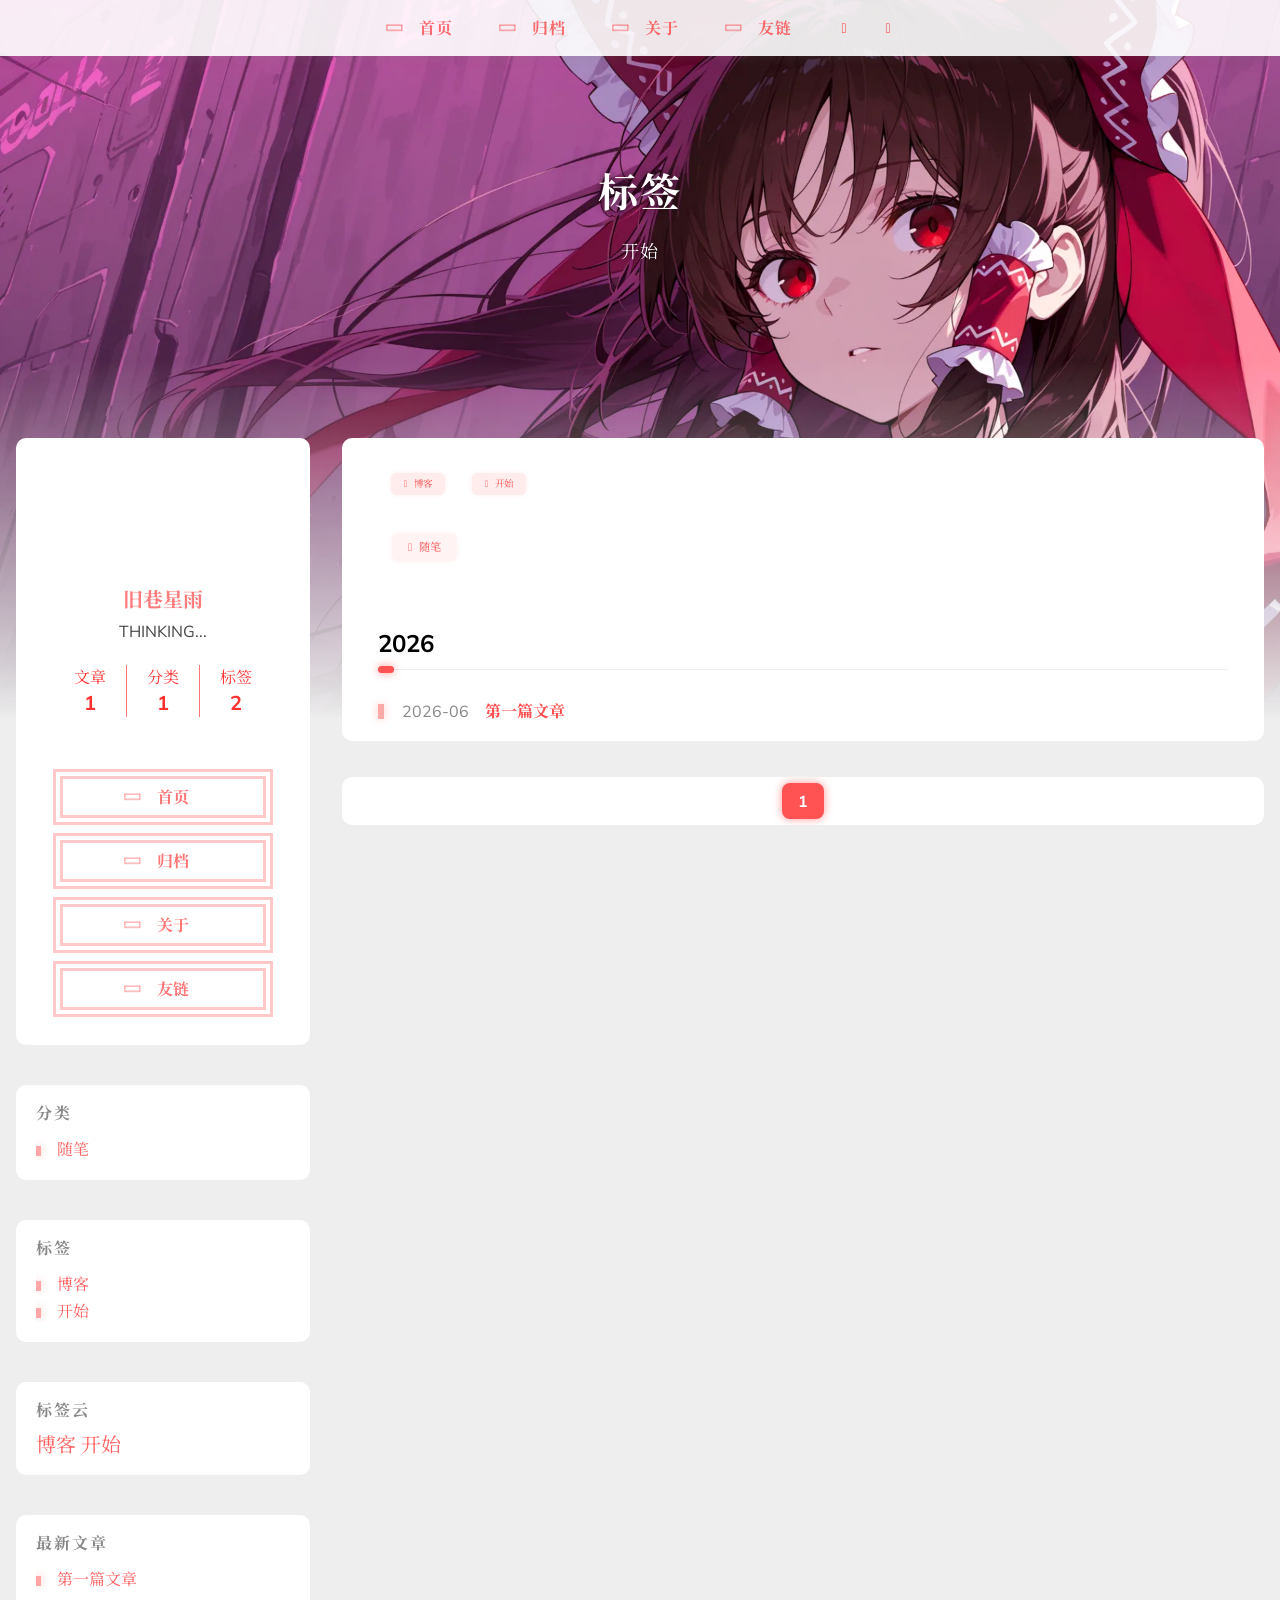
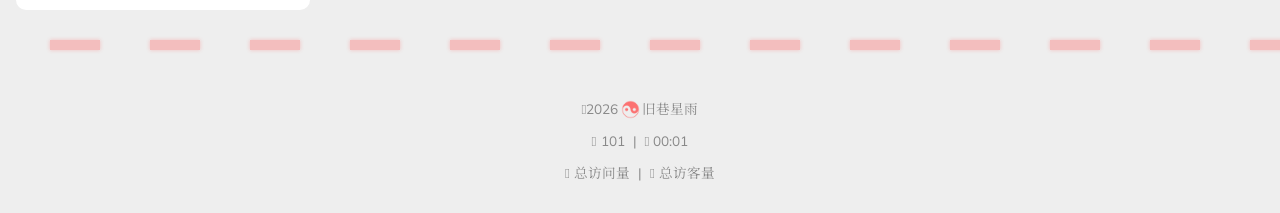
<file: tags/开始/index.html>
<!doctype html>
<html
  lang="en-us" 
  data-theme-mode="auto"
  >
  <head><meta charset="utf-8" />
<meta
  name="viewport"
  content="width=device-width, initial-scale=1, shrink-to-fit=no"
/><title>
  开始 | 旧巷星雨
</title>
<meta name="description" content="THINKING..."/><script>
  window.siteConfig = JSON.parse("{\"anchor\":{\"auto\":{\"enable\":false,\"length\":60},\"explicit\":{\"enable\":false,\"marker\":\"{#anchor-\",\"prefix\":\"anchor-\"}},\"anchor_icon\":null,\"base\":\"/\",\"clipboard\":{\"copyright\":{\"count\":50,\"enable\":false,\"license_type\":\"by-nc-sa\"},\"fail\":{\"en\":\"Copy failed (ﾟ⊿ﾟ)ﾂ\",\"ja\":\"コピー失敗 (ﾟ⊿ﾟ)ﾂ\",\"pt-br\":\"Falha ao copiar (ﾟ⊿ﾟ)ﾂ\",\"zh-cn\":\"复制失败 (ﾟ⊿ﾟ)ﾂ\",\"zh-tw\":\"複製失敗 (ﾟ⊿ﾟ)ﾂ\"},\"success\":{\"en\":\"Copy successfully (*^▽^*)\",\"ja\":\"コピー成功 (*^▽^*)\",\"pt-br\":\"Copiado com sucesso (*^▽^*)\",\"zh-cn\":\"复制成功 (*^▽^*)\",\"zh-tw\":\"複製成功 (*^▽^*)\"}},\"code_block\":{\"expand\":true},\"icon_font\":\"4552607_ex15nbittbh\",\"outdate\":{\"daysago\":180,\"enable\":false,\"message\":{\"en\":\"This article was last updated on {time}. Please note that the content may no longer be applicable.\",\"ja\":\"この記事は最終更新日：{time}。記載内容が現在有効でない可能性がありますのでご注意ください。\",\"pt-br\":\"Este artigo foi atualizado pela última vez em {time}. Observe que o conteúdo pode não ser mais aplicável.\",\"zh-cn\":\"本文最后更新于 {time}，请注意文中内容可能已不适用。\",\"zh-tw\":\"本文最後更新於 {time}，請注意文中內容可能已不適用。\"}}}");
  
</script>
<link rel="preconnect" href="https://fonts.gstatic.com" crossorigin />
<link
  rel="preload"
  as="style"
  href="https://fonts.googleapis.com/css?family=Mulish:400,400italic,700,700italic%7cNoto%20Serif%20SC:400,400italic,700,700italic%7c&amp;display=swap"
/>
<link
  rel="stylesheet"
  href="https://fonts.googleapis.com/css?family=Mulish:400,400italic,700,700italic%7cNoto%20Serif%20SC:400,400italic,700,700italic%7c&amp;display=swap"
  media="print"
  onload="this.media='all'"
/>
<link
    rel="preload"
    href="//at.alicdn.com/t/c/font_4552607_ex15nbittbh.woff2"
    as="font"
    type="font/woff2"
    crossorigin="anonymous"
  /><link rel="stylesheet" href="/css/loader.min.ac746e154f756f8220326eeb52a719f142ab038be5a8ddf30ea5ef15ef2356ea.css" /><meta property="og:type" content="website" />
  <meta property="og:title" content="开始 | 旧巷星雨" />
  <meta
    property="og:description"
    content="THINKING..."
  />
  <meta property="og:url" content="/tags/%E5%BC%80%E5%A7%8B/" />
  <meta
    property="og:site_name"
    content="旧巷星雨的博客"
  />
  <meta property="og:image" content="/images/banner.webp" />
  <meta property="article:author" content="旧巷星雨" />
  <meta property="article:published_time" content="2026-06-30T14:35:00&#43;08:00" />
  <meta property="article:modified_time" content="2026-06-30T14:35:00&#43;08:00" /><meta name="twitter:card" content="summary" /><meta name="twitter:image" content="/images/banner.webp" /><link rel="alternate" type="application/rss+xml" href="/tags/%E5%BC%80%E5%A7%8B/index.xml" title="旧巷星雨的博客">
<link rel="shortcut icon" href="/favicon.ico"><link rel="stylesheet" href="/css/main.min.c667d9d996398534d0b6c1b6e850aaf7ef4c98d1ff7b071bafd81892722def94.css" /><link
    rel="preload"
    as="style"
    href="https://npm.webcache.cn/photoswipe@5.4.4/dist/photoswipe.css"
    integrity="sha384-IfxC36XL/toUyJ939C73PcgMuRzAZuIzZxE38drsmO5p6jD7ei&#43;Zx/1oA/0l8ysE" crossorigin="anonymous"
    onload="this.onload=null;this.rel='stylesheet'"
  /><link
    rel="preload"
    as="style"
    href="https://npm.webcache.cn/katex@0.16.24/dist/katex.min.css"
    integrity="sha384-tTgKLjMYmJr94v8qu2PE5MUGSMbyN2xiH266JUB3gpm8vnnJywd1dWSOEfrFz&#43;YI" crossorigin="anonymous"
    onload="this.onload=null;this.rel='stylesheet'"
  /><script
    src="https://npm.webcache.cn/pace-js@1.2.4/pace.min.js"
    
    
    
    
    integrity="sha384-k6YtvFUEIuEFBdrLKJ3YAUbBki333tj1CSUisai5Cswsg9wcLNaPzsTHDswp4Az8" crossorigin="anonymous"></script><link
    rel="stylesheet"
    href="https://npm.webcache.cn/@reimujs/aos@0.1.2/dist/aos.css"
    integrity="sha384-GMRP93c6Hkz9JVKGAuRR3nTS7M07RwPgTFenXiosjq2VbVgvdDNcz1g6Mkj8AONa" crossorigin="anonymous"/><link
    rel="stylesheet"
    href="https://npm.webcache.cn/aplayer@1.10.1/dist/APlayer.min.css"
    integrity="sha384-tLMkTWh2pfXNWGFlUS0w1TFtRG5xZ9lPWFOooj&#43;vDDLIL&#43;xBGQU/voDBY5XE2lVh" crossorigin="anonymous"/></head>
  <body><div id='loader'>
    <div class="loading-left-bg loading-bg"></div>
    <div class="loading-right-bg loading-bg"></div>
    <div class="spinner-box">
      <div class="loading-taichi rotate"><svg width="150" height="150" viewBox="0 0 1024 1024" class="icon" version="1.1" xmlns="https://www.w3.org/2000/svg" shape-rendering="geometricPrecision">
            <path d="M303.5 432A80 80 0 0 1 291.5 592A80 80 0 0 1 303.5 432z" fill="var(--red-1, #ff5252)" />
            <path d="M512 65A447 447 0 0 1 512 959L512 929A417 417 0 0 0 512 95A417 417 0 0 0 512 929L512 959A447 447 0 0 1 512 65z 
          M512 95A417 417 0 0 1 929 512A208.5 208.5 0 0 1 720.5 720.5L720.5 592A80 80 0 0 0 720.5 432A80 80 0 0 0 720.5 592L720.5 720.5A208.5 208.5 0 0 1 512 512A208.5 208.5 0 0 0 303.5 303.5A208.5 208.5 0 0 0 95 512A417 417 0 0 1 512 95z" fill="var(--red-1, #ff5252)" />
          </svg></div><div class="loading-word">Loading...</div>
    </div>
  </div>
  </div>
  <script>
    var time = null;
    var loaderEl = document.getElementById('loader');
    var startLoading = () => {
      time = Date.now();
      loaderEl.classList.remove("loading");
    }
    var hideLoader = () => {
      document.body.style.overflow = 'auto';
      loader.classList.add('loading');
    };

    var endLoading = () => {
      if (!time) {
        hideLoader();
      } else {
        if (Date.now() - time > 500) {
          time = null;
          hideLoader();
        } else {
          setTimeout(endLoading, 500 - (Date.now() - time));
          time = null;
        }
      }
    }
    window.addEventListener('DOMContentLoaded', endLoading);
    loaderEl.addEventListener('click', endLoading);
  </script><div id="copy-tooltip"></div>
<div id="lang-tooltip">
本文章没有找到对应的语言版本
</div>
<div id="heatmap-tooltip"></div><div id="container">
      <div id="wrap"><div id="header-nav">
  <nav id="main-nav" aria-label="Primary navigation"><a class="main-nav-link-wrap" href="/"><div class='main-nav-icon icon rotate'>&#xe62b;</div><span class="main-nav-link">首页</span>
      </a><a class="main-nav-link-wrap" href="/archives"><div class='main-nav-icon icon rotate'>&#xe62b;</div><span class="main-nav-link">归档</span>
      </a><a class="main-nav-link-wrap" href="/about"><div class='main-nav-icon icon rotate'>&#xe62b;</div><span class="main-nav-link">关于</span>
      </a><a class="main-nav-link-wrap" href="/friend"><div class='main-nav-icon icon rotate'>&#xe62b;</div><span class="main-nav-link">友链</span>
      </a><a id="main-nav-toggle" class="nav-icon" aria-label="Toggle navigation" role="button"></a>
  </nav>
  <nav id="sub-nav" aria-label="Secondary navigation"><a id="nav-rss-link" class="nav-icon" href="/tags/%E5%BC%80%E5%A7%8B/index.xml" title="RSS 订阅" aria-label="RSS 订阅" target="_blank"></a></nav></div>
<header id="header" aria-label="Site header"><picture></picture><img  fetchpriority="high" src="/images/banner.webp" alt="开始"><div id="header-outer">
    <div id="header-title"><span id="logo">
            <h1 data-aos="slide-up">标签</h1>
          </span><h2 id="subtitle-wrap" data-aos="slide-down"><span id="subtitle">开始</span></h2></div>
  </div>
</header><div id="content"
          aria-label="Page content"
          class="sidebar-left"
            ><aside id="sidebar" aria-label="Sidebar"><div class="sidebar-wrapper-container "><div class="sidebar-wrapper">
    <div
      class="sidebar-wrap"
      data-aos="fade-up"
    ><div class="sidebar-author">
  <img
    data-src="/avatar/me.png"
    data-sizes="auto"
    alt="旧巷星雨"
    class="lazyload"
  />
  <div class="sidebar-author-name">旧巷星雨</div>
  <div class="sidebar-description">THINKING...</div>
</div>
<div class="sidebar-state">
  <div class="sidebar-state-article">
    <div>文章</div><div class="sidebar-state-number">1</div>
  </div>
  <a class="sidebar-state-category" href="/categories/" aria-label="sidebar-state-category-link">
    <div>分类</div>
    <div class="sidebar-state-number">
      1
    </div>
  </a>
  <a class="sidebar-state-tag" href="/tags/" aria-label="sidebar-state-tag-link">
    <div>标签</div>
    <div class="sidebar-state-number">2</div>
  </a>
</div>
<div class="sidebar-social" ></div><div class="sidebar-menu"><div class="sidebar-menu-link-wrap">
      <a
        class="sidebar-menu-link-dummy"
        href="/"
        aria-label="首页"
      ></a><div class='sidebar-menu-icon icon rotate'>&#xe62b;</div><div class="sidebar-menu-link">首页</div>
    </div><div class="sidebar-menu-link-wrap">
      <a
        class="sidebar-menu-link-dummy"
        href="/archives"
        aria-label="归档"
      ></a><div class='sidebar-menu-icon icon rotate'>&#xe62b;</div><div class="sidebar-menu-link">归档</div>
    </div><div class="sidebar-menu-link-wrap">
      <a
        class="sidebar-menu-link-dummy"
        href="/about"
        aria-label="关于"
      ></a><div class='sidebar-menu-icon icon rotate'>&#xe62b;</div><div class="sidebar-menu-link">关于</div>
    </div><div class="sidebar-menu-link-wrap">
      <a
        class="sidebar-menu-link-dummy"
        href="/friend"
        aria-label="友链"
      ></a><div class='sidebar-menu-icon icon rotate'>&#xe62b;</div><div class="sidebar-menu-link">友链</div>
    </div></div></div>
  </div><div class="sidebar-widget"><div class="widget-wrapper">
    <div
      class="widget-wrap"
      data-aos="fade-up"
    >
      <div style="display: flex; justify-content: space-between;">
        <h3 class="widget-title">分类</h3></div>
      <div class="widget">
        <ul class="category-list"><li class="category-list-item">
                <a class="category-list-link" href="/categories/%E9%9A%8F%E7%AC%94/" 
                  title="随笔"
                  >随笔</a
                >
              </li></ul>
      </div>
    </div>
  </div><div class="widget-wrapper">
    <div
      class="widget-wrap"
      data-aos="fade-up"
    >
      <div style="display: flex; justify-content: space-between;">
        <h3 class="widget-title">标签</h3></div>
      <div class="widget">
        <ul class="tag-list" itemprop="keywords"><li class="tag-item">
                <a
                  class="tag-link"
                  href="/tags/%E5%8D%9A%E5%AE%A2/"
                  aria-label="标签: 博客"
                  title="博客"
                >
                  博客
                </a>
              </li><li class="tag-item">
                <a
                  class="tag-link"
                  href="/tags/%E5%BC%80%E5%A7%8B/"
                  aria-label="标签: 开始"
                  title="开始"
                >
                  开始
                </a>
              </li></ul>
      </div>
    </div>
  </div><div class="widget-wrapper">
  <div
    class="widget-wrap"
    data-aos="fade-up"
  >
    <h3 class="widget-title">标签云</h3><div class="widget tagcloud"><a
            style="font-size:20px"
            href="/tags/%E5%8D%9A%E5%AE%A2/"
            aria-label="标签: 博客"
            >博客</a
          ><a
            style="font-size:20px"
            href="/tags/%E5%BC%80%E5%A7%8B/"
            aria-label="标签: 开始"
            >开始</a
          ></div>
  </div>
</div><div class="widget-wrapper">
    <div
      class="widget-wrap"
      data-aos="fade-up"
    >
      <h3 class="widget-title">最新文章</h3>
      <div class="widget">
        <ul><li>
              <a href="/post/first-post/" title="第一篇文章">第一篇文章</a>
            </li></ul>
      </div>
    </div>
  </div></div></div></aside>
<section id="main" aria-label="Main content"><div
    class="archives-outer-wrap"
    data-aos="fade-up"
  ><div class="tag-wrap"><div
      class="archives-tag-list-item"
      data-aos="zoom-in"
    >
      <a class="archives-tag-list-link" href="/tags/%E5%8D%9A%E5%AE%A2/"
        >博客</a
      >
    </div><div
      class="archives-tag-list-item"
      data-aos="zoom-in"
    >
      <a class="archives-tag-list-link" href="/tags/%E5%BC%80%E5%A7%8B/"
        >开始</a
      >
    </div></div>
<div class="category-wrap"><div
      class="archives-category-list-item"
      data-aos="zoom-in"
    >
      <a class="archives-category-list-link" href="/categories/%E9%9A%8F%E7%AC%94/"
        >随笔</a
      >
    </div></div><section class="archives-wrap" data-aos="fade-up">
    <div class="archive-year-wrap">
      <span class="archive-year">2026</span>
    </div>
    <ul><li class="archive-article">
          <div class="archive-article-date">
            <span>
              <time
                class="dt-published"
                datetime="2026-06-30 14:35:00 &#43;0800 &#43;0800"
                itemprop="datePublished"
                >2026-06</time
              >
            </span>
          </div><a class="archive-article-title" href="/post/first-post/"
              >第一篇文章</a
            ></li></ul>
  </section></div><nav id="page-nav" aria-label="Pagination navigation" data-aos="fade-up"><span class="page-number current">1</span></nav>
</section>
        </div><footer id="footer" aria-label="Site footer">
  <div style="width: 100%; overflow: hidden">
    <div class="footer-line"></div>
  </div>
  <div id="footer-info"><div>
      <span class="icon-copyright"></span>2026<span class="footer-info-sep rotate"></span>旧巷星雨
    </div><div>
        <span class="icon-brush"
          >&nbsp;101</span
        >
        &nbsp;|&nbsp;
        <span class="icon-coffee">&nbsp;00:01</span>
      </div><div>
        <span class="icon-eye"></span>
        <span id="busuanzi_container_site_pv"
          >总访问量&nbsp;<span
            id="busuanzi_value_site_pv"
          ></span
        ></span>
        &nbsp;|&nbsp;
        <span class="icon-user"></span>
        <span id="busuanzi_container_site_uv"
          >总访客量&nbsp;<span
            id="busuanzi_value_site_uv"
          ></span
        ></span>
      </div></div>
</footer>
<div class="sidebar-top">
            <div class="sidebar-top-taichi rotate"></div>
            <div class="arrow-up"></div>
          </div><div id="mask" class="hide"></div>
      </div><nav id="mobile-nav" aria-label="Mobile navigation">
  <div class="sidebar-wrap"><div class="sidebar-author">
  <img
    data-src="/avatar/me.png"
    data-sizes="auto"
    alt="旧巷星雨"
    class="lazyload"
  />
  <div class="sidebar-author-name">旧巷星雨</div>
  <div class="sidebar-description">THINKING...</div>
</div>
<div class="sidebar-state">
  <div class="sidebar-state-article">
    <div>文章</div><div class="sidebar-state-number">1</div>
  </div>
  <a class="sidebar-state-category" href="/categories/" aria-label="sidebar-state-category-link">
    <div>分类</div>
    <div class="sidebar-state-number">
      1
    </div>
  </a>
  <a class="sidebar-state-tag" href="/tags/" aria-label="sidebar-state-tag-link">
    <div>标签</div>
    <div class="sidebar-state-number">2</div>
  </a>
</div>
<div class="sidebar-social" ></div><div class="sidebar-menu"><div class="sidebar-menu-link-wrap">
      <a
        class="sidebar-menu-link-dummy"
        href="/"
        aria-label="首页"
      ></a><div class='sidebar-menu-icon icon rotate'>&#xe62b;</div><div class="sidebar-menu-link">首页</div>
    </div><div class="sidebar-menu-link-wrap">
      <a
        class="sidebar-menu-link-dummy"
        href="/archives"
        aria-label="归档"
      ></a><div class='sidebar-menu-icon icon rotate'>&#xe62b;</div><div class="sidebar-menu-link">归档</div>
    </div><div class="sidebar-menu-link-wrap">
      <a
        class="sidebar-menu-link-dummy"
        href="/about"
        aria-label="关于"
      ></a><div class='sidebar-menu-icon icon rotate'>&#xe62b;</div><div class="sidebar-menu-link">关于</div>
    </div><div class="sidebar-menu-link-wrap">
      <a
        class="sidebar-menu-link-dummy"
        href="/friend"
        aria-label="友链"
      ></a><div class='sidebar-menu-icon icon rotate'>&#xe62b;</div><div class="sidebar-menu-link">友链</div>
    </div></div></div></nav>
</div><meting-js
        theme="var(--color-link)"
        id="2265921590"server="netease"type="playlist"fixed="true">
      </meting-js><script
    src="https://npm.webcache.cn/lazysizes@5.3.2/lazysizes.min.js"
    
    
    
    
    integrity="sha384-3gT/vsepWkfz/ff7PpWNUeMzeWoH3cDhm/A8jM7ouoAK0/fP/9bcHHR5kHq2nf&#43;e" crossorigin="anonymous"></script><script
    src="https://npm.webcache.cn/clipboard@2.0.11/dist/clipboard.min.js"
    
    
    
    
    integrity="sha384-J08i8An/QeARD9ExYpvphB8BsyOj3Gh2TSh1aLINKO3L0cMSH2dN3E22zFoXEi0Q" crossorigin="anonymous"></script><script src="/js/main.js" integrity="" crossorigin="anonymous"  ></script><script src="/js/aos.js" integrity="" crossorigin="anonymous"  ></script><script>
    var aosInit = () => {
      AOS.init({
        duration: 1000,
        easing: "ease",
        once: true,
        offset: 50,
      });
    };
    if (document.readyState === "loading") {
      document.addEventListener("DOMContentLoaded", aosInit);
    } else {
      aosInit();
    }
  </script><script src="/js/pjax_main.js" integrity="" crossorigin="anonymous" data-pjax ></script><script>
  var setupFirework = () => {
    if (! false  || !window.matchMedia('(max-width: 768px)').matches) {
      if (window.firework) {
        const options = JSON.parse("{\"excludeelements\":[\"a\",\"button\"],\"particles\":[{\"colors\":[\"var(--red-1)\",\"var(--red-2)\",\"var(--red-3)\",\"var(--red-4)\"],\"duration\":[1200,1800],\"easing\":\"easeOutExpo\",\"move\":[\"emit\"],\"number\":20,\"shape\":\"circle\",\"shapeOptions\":{\"alpha\":[0.3,0.5],\"radius\":[16,32]}},{\"colors\":[\"var(--red-0)\"],\"duration\":[1200,1800],\"easing\":\"easeOutExpo\",\"move\":[\"diffuse\"],\"number\":1,\"shape\":\"circle\",\"shapeOptions\":{\"alpha\":[0.2,0.5],\"lineWidth\":6,\"radius\":20}}]}");
        options.excludeElements = options.excludeelements;
        delete options.excludeelements;
        window.firework(options);
      }
    }
  }
</script><script
    src="https://npm.webcache.cn/mouse-firework@0.2.0/dist/index.umd.js"
    defer
    
    
    onload="setupFirework()"
    integrity="sha384-qi9WggRt19tv8Vc7pCHW3ulMNLwrn515zaLEWZjl1px07vz8&#43;pUoWX8n1rgq282T" crossorigin="anonymous"></script><script
    src="https://npm.webcache.cn/theme-shokax-pjax@0.0.3/dist/index.umd.js"
    
    
    
    
    integrity="sha384-xneY1WY8hOfUzswrE4CrYq35N4BdVcxqxwHPr9zawE/jMSCxD&#43;jAPU55x/jj3wlf" crossorigin="anonymous"></script><script src="/js/pjax.js" integrity="" crossorigin="anonymous"  ></script><script
    src="https://npm.webcache.cn/quicklink@3.0.1/dist/quicklink.umd.js"
    
    
    
    
    integrity="sha384-caMDqvgav/HWdEYQU1QRRHMLleigpL1YHAG0m371DhzfL8rRzUyOb&#43;bEHtwlmYjD" crossorigin="anonymous"></script><script data-pjax>
    window.quicklink?.listen({
      timeout:  3000 ,
      priority:  true ,
      ignores: JSON.parse("[]")
    });
  </script>


<div id="lazy-script">
  <div><script data-pjax>
        window.REIMU_POST = {
          author: "旧巷星雨",
          title: "开始",
          url: "\/tags\/%E5%BC%80%E5%A7%8B\/",
          description: "",
          cover: "\/images\/banner.webp",
        };
      </script><script src="/js/insert_highlight.js" integrity="" crossorigin="anonymous" data-pjax ></script><script src="/js/tabs.js" integrity="" crossorigin="anonymous" data-pjax defer></script><script type="module" data-pjax>const PhotoSwipeLightbox = (await safeImport("https:\/\/npm.webcache.cn\/photoswipe@5.4.4\/dist\/photoswipe-lightbox.esm.min.js", "sha384-DiL6M\/gG\u002bwmTxmCRZyD1zee6lIhawn5TGvED0FOh7fXcN9B0aZ9dexSF\/N6lrZi\/")).default;const initPswp = (gallery, children) => {
          if (_$$(`${gallery} ${children}`).length > 0) {
            new PhotoSwipeLightbox({
              gallery,
              children,pswpModule: () => safeImport("https:\/\/npm.webcache.cn\/photoswipe@5.4.4\/dist\/photoswipe.esm.min.js", "sha384-WkkO3GCmgkC3VQWpaV8DqhKJqpzpF9JoByxDmnV8\u002boTJ7m3DfYEWX1fu1scuS4\u002bs")}).init();
          }
        }
        const pswp = () => {
          initPswp('.article-entry', 'a.article-gallery-item');
          initPswp('.article-gallery', 'a.article-gallery-item');
        }
        pswp()
      </script></div>
</div><script
    src="https://npm.webcache.cn/busuanzi@2.3.0/bsz.pure.mini.js"
    
    async
    
    
    integrity="sha384-0M75wtSkhjIInv4coYlaJU83&#43;OypaRCIq2SukQVQX04eGTCBXJDuWAbJet56id&#43;S" crossorigin="anonymous"></script><script>
    if ('serviceWorker' in navigator) {
      navigator.serviceWorker.getRegistrations().then((registrations) => {
        for (let registration of registrations) {
          registration.unregister();
        }
      });
    }
  </script><script>
  const reimuCopyright = String.raw`
   ______     ______     __     __    __     __  __    
  /\  == \   /\  ___\   /\ \   /\ "-./  \   /\ \/\ \   
  \ \  __<   \ \  __\   \ \ \  \ \ \-./\ \  \ \ \_\ \  
   \ \_\ \_\  \ \_____\  \ \_\  \ \_\ \ \_\  \ \_____\ 
    \/_/ /_/   \/_____/   \/_/   \/_/  \/_/   \/_____/ 
                                                    
  `;
  console.log(String.raw`%c ${reimuCopyright}`, "color: #ff5252;");
  console.log(
    "%c Theme.Reimu" + " %c https://github.com/D-Sketon/hugo-theme-reimu ",
    "color: white; background: #ff5252; padding:5px 0;",
    "padding:4px;border:1px solid #ff5252;",
  );
</script><script>
    var setupAPlayer = () => {
      if (! true  || !window.matchMedia('(max-width: 768px)').matches) {
        if (window.matchMedia('(max-width: 959px)').matches) {
          const meting = _$('meting-js');
          if (meting) {
            meting.setAttribute('fixed', 'true');
            const aside = meting.parentNode?.parentNode;
            if (aside?.tagName === 'ASIDE') {
              meting.parentNode.removeChild(meting);
              document.body.appendChild(meting);
            }
          }
        }
      }
    };</script><script
    src="https://npm.webcache.cn/aplayer@1.10.1/dist/APlayer.min.js"
    defer
    
    
    onload="setupAPlayer()"
    integrity="sha384-gdGYZwHnfJM54evoZhpO0s6ZF5BQiybkiyW7VXr&#43;h5UfruuRL/aORyw&#43;5&#43;HZoU6e" crossorigin="anonymous"></script><script
    src="https://npm.webcache.cn/meting@2.0.1/dist/Meting.min.js"
    defer
    
    
    
    integrity="sha384-ASVlpKF80A22OXTK3tfEjZm1EL6uFMKIC4p8&#43;0maanw1S/IyB&#43;Y4JG&#43;ZDU7GpKE8" crossorigin="anonymous"></script></body>
</html>
</file>
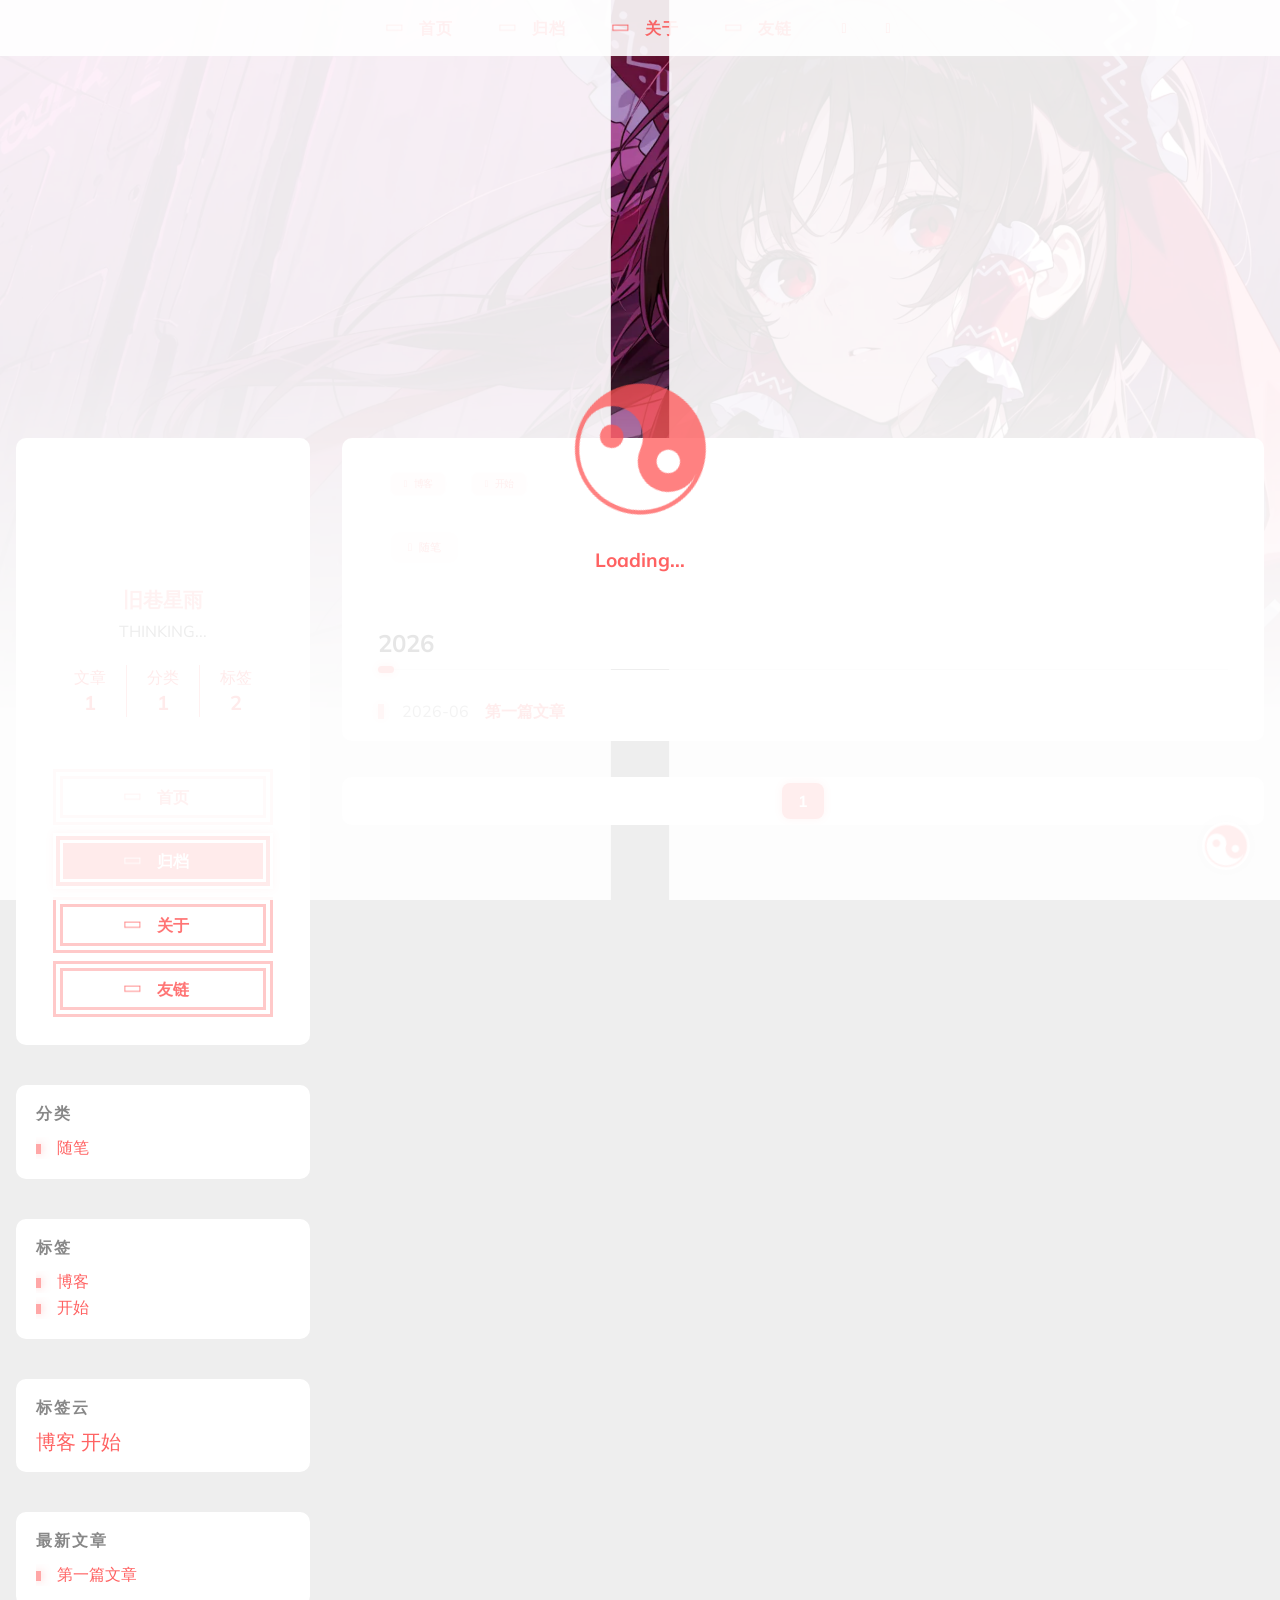
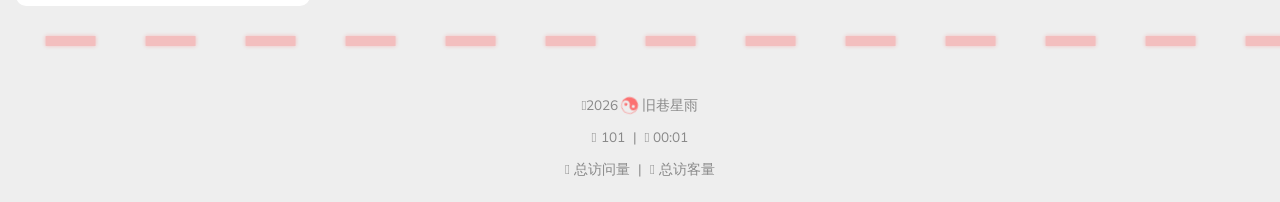
<file: archives/page/1/index.html>
<!DOCTYPE html>
<html lang="en-us">
	<head>
		<title>/archives/</title>
		<link rel="canonical" href="/archives/">
		<meta charset="utf-8">
		<meta http-equiv="refresh" content="0; url=/archives/">
	</head>
</html>
</file>
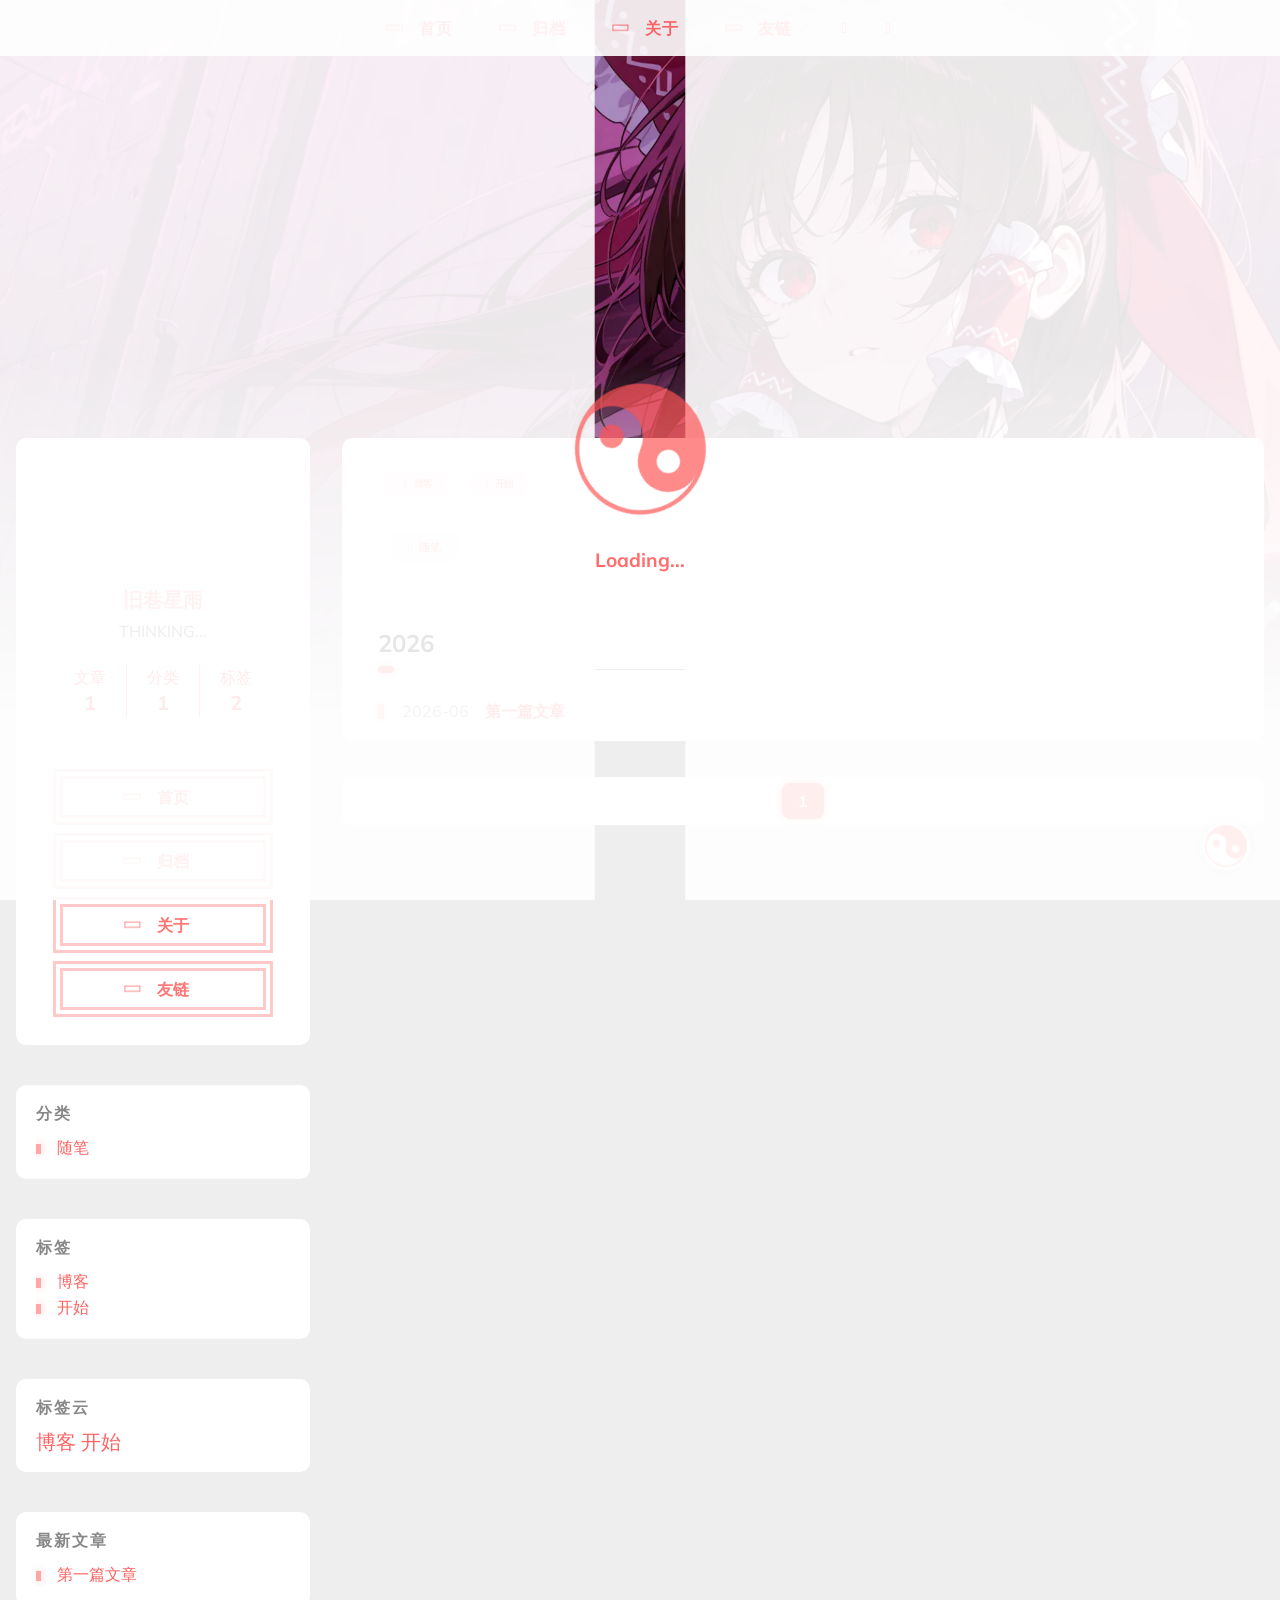
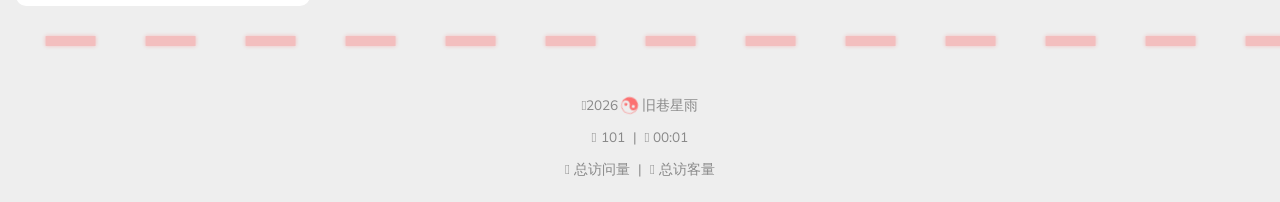
<file: categories/随笔/page/1/index.html>
<!DOCTYPE html>
<html lang="en-us">
	<head>
		<title>/categories/%E9%9A%8F%E7%AC%94/</title>
		<link rel="canonical" href="/categories/%E9%9A%8F%E7%AC%94/">
		<meta charset="utf-8">
		<meta http-equiv="refresh" content="0; url=/categories/%E9%9A%8F%E7%AC%94/">
	</head>
</html>
</file>
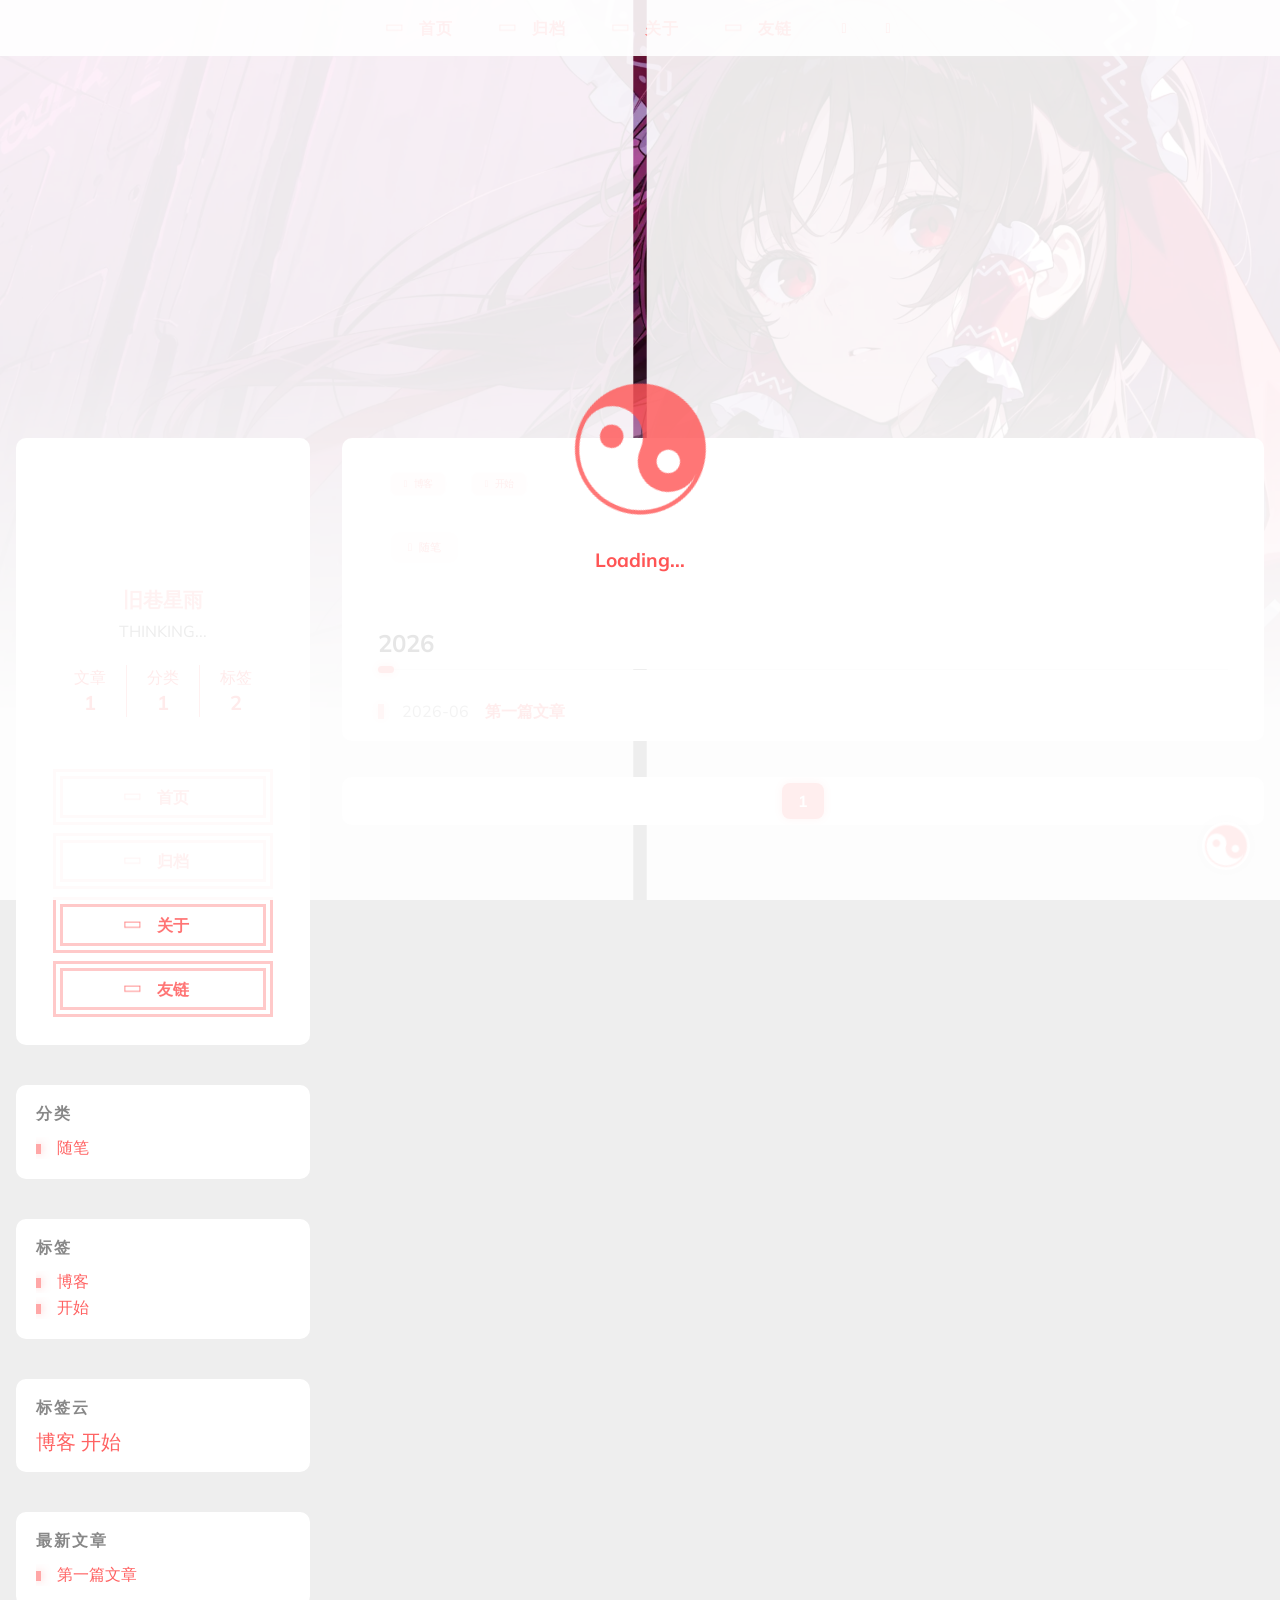
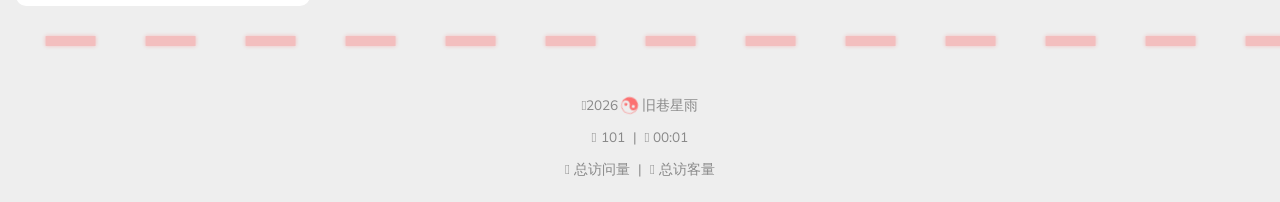
<file: tags/博客/page/1/index.html>
<!DOCTYPE html>
<html lang="en-us">
	<head>
		<title>/tags/%E5%8D%9A%E5%AE%A2/</title>
		<link rel="canonical" href="/tags/%E5%8D%9A%E5%AE%A2/">
		<meta charset="utf-8">
		<meta http-equiv="refresh" content="0; url=/tags/%E5%8D%9A%E5%AE%A2/">
	</head>
</html>
</file>
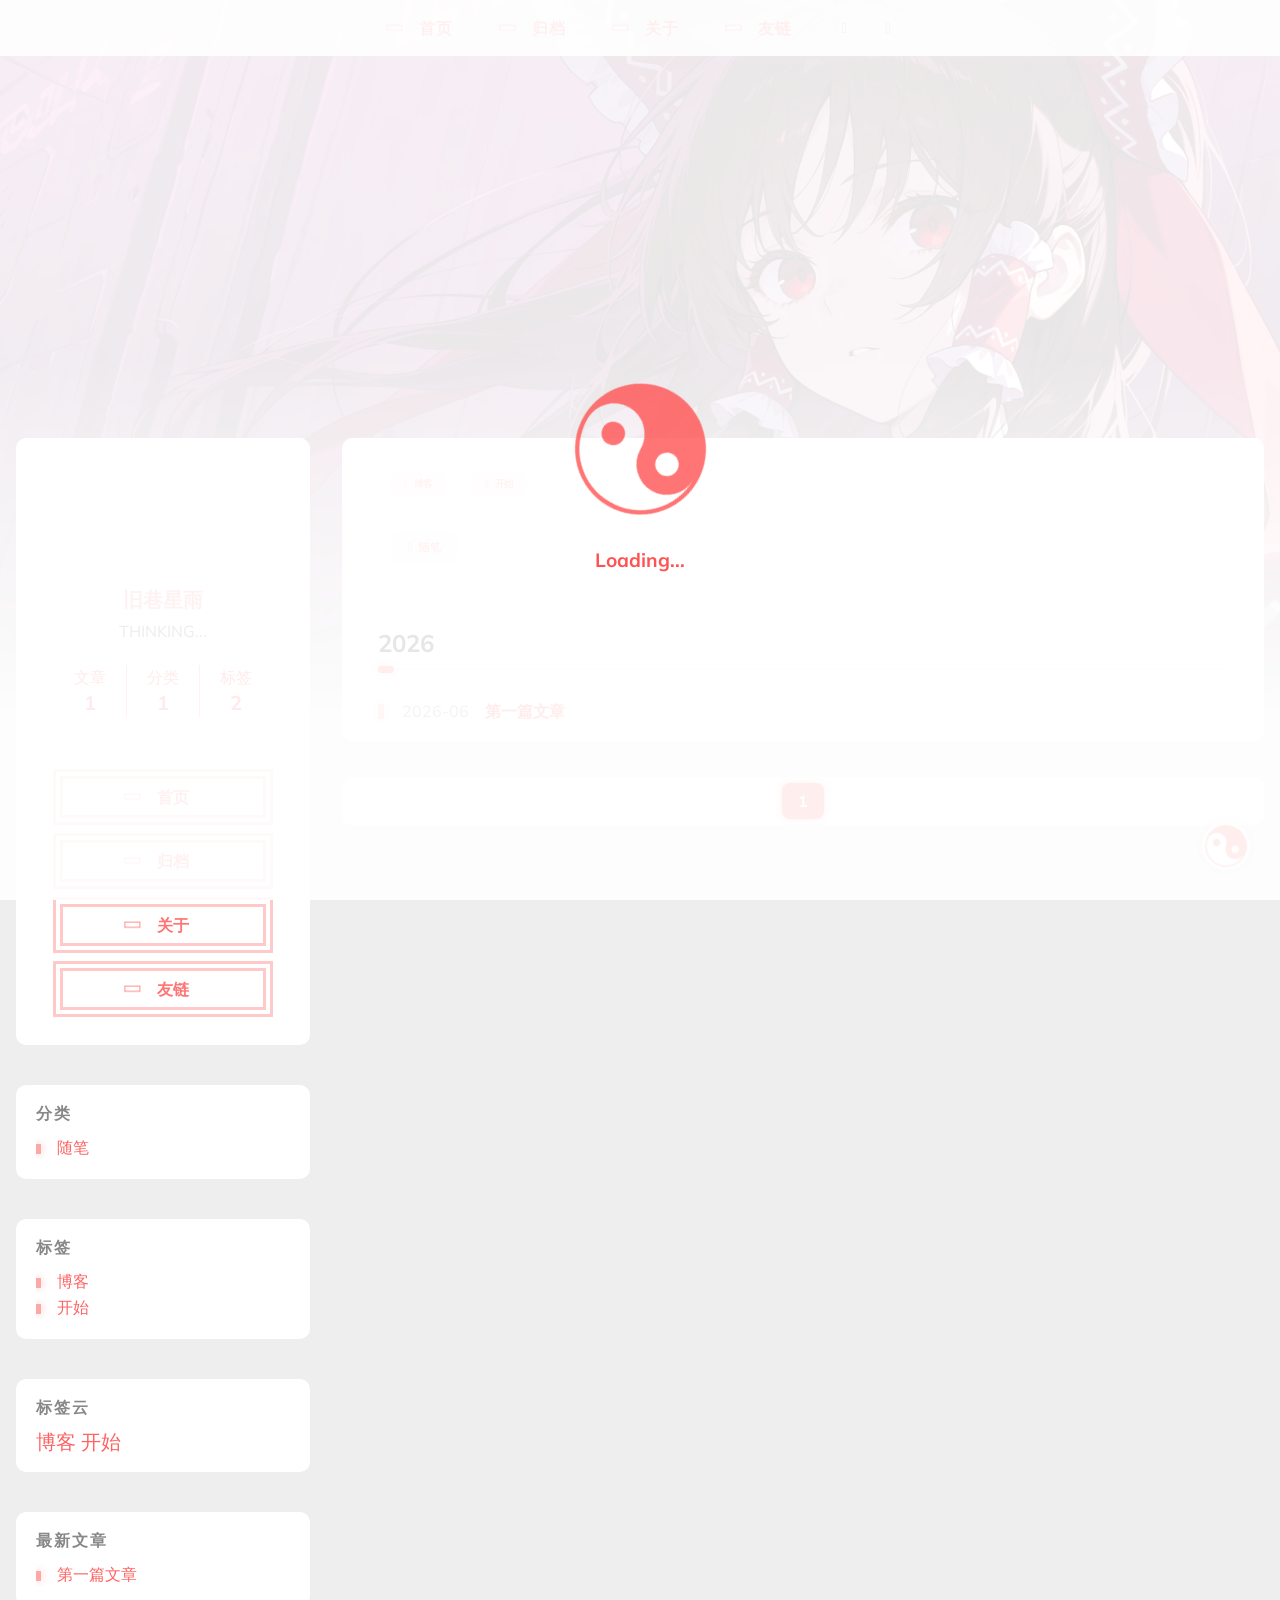
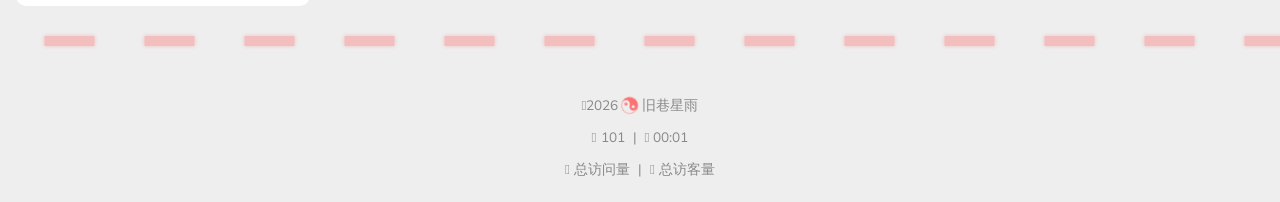
<file: tags/开始/page/1/index.html>
<!DOCTYPE html>
<html lang="en-us">
	<head>
		<title>/tags/%E5%BC%80%E5%A7%8B/</title>
		<link rel="canonical" href="/tags/%E5%BC%80%E5%A7%8B/">
		<meta charset="utf-8">
		<meta http-equiv="refresh" content="0; url=/tags/%E5%BC%80%E5%A7%8B/">
	</head>
</html>
</file>
<file: css/loader.min.ac746e154f756f8220326eeb52a719f142ab038be5a8ddf30ea5ef15ef2356ea.css>
[data-theme=dark] #loader .loading-bg{background-color:rgba(37,37,37,.9)}[data-theme=dark] #loader .spinner-box .loading-word{color:var(--red-1,#ff5252)}#loader .loading-bg{position:fixed;z-index:1000;width:50%;height:100%;background-color:rgba(255,255,255,.9);transition:.8s}#loader .loading-right-bg{right:0}#loader .spinner-box{position:fixed;z-index:1001;display:flex;justify-content:center;align-items:center;width:100%;height:100vh;opacity:1;transition:.5s}#loader .spinner-box .loading-taichi{opacity:.8}#loader .spinner-box .rotate{animation:rotate-all 2s linear infinite}#loader .spinner-box .loading-word{position:absolute;color:var(--red-1,#ff5252);top:calc(50% + 110px);left:50%;transform:translate(-50%,-50%);font:700 1.2rem mulish,noto serif sc,mulish,noto serif sc,-apple-system,pingfang sc,microsoft yahei,sans-serif}#loader.loading .loading-left-bg{transform:translateX(-100%)}#loader.loading .loading-right-bg{transform:translateX(100%)}#loader.loading .spinner-box{opacity:0;visibility:hidden}@keyframes rotate-all{to{transform:rotate(360deg)}}
</file>
<file: css/main.min.c667d9d996398534d0b6c1b6e850aaf7ef4c98d1ff7b071bafd81892722def94.css>
@charset "UTF-8";:root{--footer-icon:url(../images/taichi.png);--top-icon:url(../images/taichi.png);--sponsor-icon:url(../images/taichi.png);--cursor-default:url(../images/cursor/reimu-cursor-default.png), auto;--cursor-pointer:url(../images/cursor/reimu-cursor-pointer.png), pointer;--cursor-text:url(../images/cursor/reimu-cursor-text.png), text}:root{--red-0:#ff0000;--red-1:#ff5252;--red-2:#ff7c7c;--red-3:#ffafaf;--red-4:#ffd0d0;--red-5:#ffecec;--red-5-5:#fff3f3;--red-6:#fff7f7;--grey-9:#888;--grey-7:var(--color-default);--color-archive-year:black;--color-default:#444;--color-border:var(--red-3);--color-link:var(--red-1);--color-background:#eee;--color-code-background:#f8f8f8;--color-header-background:rgba(255, 255, 255, 0.9);--color-footer-background:#fff;--color-mobile-nav-background:#fff;--color-wrap:#fff;--color-sticky:#fff;--color-h2-border:#eee;--color-meta-shadow:var(--red-6);--color-hover-shadow:rgba(120, 120, 120, 0.15);--color-h2-after:var(--red-1);--color-red-6-shadow:rgba(255, 78, 78, 0.6);--color-red-3-shadow:rgba(255, 78, 78, 0.3);--highlight-nav:#f5f5f5;--highlight-scrollbar:#d6d6d6;--highlight-background:#fdfdfd;--highlight-selection:#e9e9e988;--highlight-foreground:#24292e;--highlight-comment:#7d7d7d;--highlight-red:#d73a49;--highlight-orange:#e36209;--highlight-yellow:#cb911d;--highlight-green:#22863a;--highlight-aqua:#005cc5;--highlight-blue:#032f62;--highlight-purple:#6f42c1;--highlight-deletion:#b31d28;--highlight-deletion-bg:#ffeef0;--highlight-addition:#22863a;--highlight-addition-bg:#f0fff4;--shadow-meta:0 0 5px 2px var(--color-meta-shadow);--shadow-meta-hover:0 0 6px 4px var(--color-meta-shadow);--shadow-card:0 0 10px 2px var(--color-hover-shadow);--shadow-card-hover:0 0 10px 4px var(--color-hover-shadow);--shadow-red-6-shadow:0 0 8px var(--color-red-6-shadow)}[data-theme=dark]:root{--red-0:var(--red-1);--red-4:rgba(255, 208, 208, 0.5);--red-5:rgba(255, 228, 228, 0.15);--red-5-5:rgba(255, 236, 236, 0.05);--red-6:rgba(255, 243, 243, 0.2);--color-archive-year:#999;--color-default:#999;--color-border:var(--red-5);--color-background:#21252b;--color-code-background:rgba(232, 232, 232, 0.1);--color-header-background:#222222;--color-footer-background:#21252b;--color-mobile-nav-background:#21252b;--color-wrap:#272b30;--color-h2-border:#47474a;--color-meta-shadow:rgba(0, 0, 0, 0.2);--color-hover-shadow:rgba(0, 0, 0, 0.2);--highlight-nav:#222830;--highlight-scrollbar:#454d59;--highlight-background:#1e2027;--highlight-selection:#51515155;--highlight-foreground:#c9d1d9;--highlight-comment:#8b949e;--highlight-red:#ff7b72;--highlight-orange:#ffa657;--highlight-yellow:#ffcc66;--highlight-green:#7ee787;--highlight-aqua:#a5d6ff;--highlight-blue:#79c0ff;--highlight-purple:#d2a8ff;--highlight-deletion:#ffa198;--highlight-deletion-bg:#490202;--highlight-addition:#7ee787;--highlight-addition-bg:#04260f}[data-theme=dark] img{filter:brightness(70%)}[data-theme=dark] .pswp__img{opacity:1;filter:none;animation:none}[data-theme=dark] img.lazyloaded{opacity:1;animation:blur-darken .8s ease-in-out forwards!important}@keyframes blur{0%{filter:blur(10px)}to{filter:blur(0)}}@keyframes blur-darken{0%{filter:blur(10px)brightness(70%)}to{filter:blur(0)brightness(70%)}}@keyframes fade-in-blur{0%{opacity:0;filter:blur(10px)}100%{opacity:1;filter:blur(0)}}@keyframes rotate-all{100%{transform:rotate(360deg)}}@keyframes transform-all{100%{transform:translateX(-100px)}}body [data-aos=fade-up]{transform:translate3d(0,30px,0)}body [data-aos=zoom-in]{transform:scale(.8)}[data-aos^=fade],[data-aos^=zoom]{transition-property:all!important}@font-face{font-family:iconfont;src:url(//at.alicdn.com/t/c/font_4552607_ex15nbittbh.woff2)format("woff2");font-display:swap}.archives-tag-list-link:before{font-family:iconfont;content:"\e622"}.archives-category-list-link:before{font-family:iconfont;content:"\e604"}.article-date-link:before{font-family:iconfont;content:"\e606"}.article-category-link:before{font-family:iconfont;content:"\e604"}.article-tag-list-link:before{font-family:iconfont;content:"\e622"}.article-comment-link:before{font-family:iconfont;content:"\e608"}.icon-copyright:before{font-family:iconfont;content:"\e60a"}.icon-brush:before{font-family:iconfont;content:"\e618"}.icon-coffee:before{font-family:iconfont;content:"\e607"}.icon-eye:before{font-family:iconfont;content:"\e60f"}.icon-user:before{font-family:iconfont;content:"\e628"}#main-nav-toggle:before{font-family:iconfont;content:"\e62f"}#nav-rss-link:before{font-family:iconfont;content:"\e61f"}#nav-search-btn:before{font-family:iconfont;content:"\e631"}#nav-sun-btn:before{font-family:iconfont;content:"\e621"}#nav-moon-btn:before{font-family:iconfont;content:"\e617"}#nav-circle-half-stroke-btn:before{font-family:iconfont;content:"\e641"}#nav-language-btn:before{font-family:iconfont;content:"\e642"}.icon-copy:before{font-family:iconfont;content:"\e60c"}.icon-chevron-down:before{font-family:iconfont;content:"\e609"}.icon-check:before{font-family:iconfont;content:"\e636"}.icon-times:before{font-family:iconfont;content:"\e637"}.icon-calendar:before{font-family:iconfont;content:"\e605"}.icon-calendar-plus:before{font-family:iconfont;content:"\e648"}.icon-pencil:before{font-family:iconfont;content:"\e61b"}.icon-clock:before{font-family:iconfont;content:"\e613"}.post-sticky:before{font-family:iconfont;content:"\e627"}.popup-btn-close:before{font-family:iconfont;content:"\e626"}.reimu-search-input-icon:before{font-family:iconfont;content:"\e631"}.ais-pagination--item__previous a:before{font-family:iconfont;content:"\e601"}.ais-pagination--item__next a:before{font-family:iconfont;content:"\e630"}.icon-github:before{content:"\e619"}.sidebar-toc-btn:before{font-family:iconfont;content:"\e633"}.sidebar-common-btn:before{font-family:iconfont;content:"\e632"}.sidebar-top .arrow-up:before{font-family:iconfont;content:"\e634"}.icon-link:before{font-family:iconfont;content:"\e639"}.icon-globe:before{font-family:iconfont;content:"\e638"}.icon-creative-commons:before{font-family:iconfont;content:"\e63a"}.icon-taichi:before{font-family:iconfont;content:"\e62b"}.icon-image:before{font-family:iconfont;content:"\e63f"}.icon{font-family:iconfont}html,body,div,span,applet,object,iframe,h1,h2,h3,h4,h5,h6,p,blockquote,pre,a,abbr,acronym,address,big,cite,code,del,dfn,em,img,ins,kbd,q,s,samp,small,strike,strong,sub,sup,tt,var,dl,dt,dd,ol,ul,li,fieldset,form,label,legend,table,caption,tbody,tfoot,thead,tr,th,td{margin:0;padding:0;border:0;outline:0;font-weight:inherit;font-style:inherit;font-family:inherit;font-size:100%;vertical-align:baseline}body{line-height:1;color:#000;background:#fff}ol,ul{list-style:none}table{border-collapse:separate;border-spacing:0;vertical-align:middle}caption,th,td{text-align:left;font-weight:400;vertical-align:middle}a img{border:none}h1,h2,h3,h4,h5,h6{font-weight:700}input,button{margin:0;padding:0}input::-moz-focus-inner,button::-moz-focus-inner{border:0;padding:0}html,body,#container{height:100%;scroll-behavior:smooth;cursor:var(--cursor-default)}body{width:100%;background:var(--color-background);-webkit-text-size-adjust:100%;-webkit-font-smoothing:antialiased;text-size-adjust:100%;font-family:mulish,noto serif sc,mulish,noto serif sc,-apple-system,pingfang sc,microsoft yahei,sans-serif;transition:background 1s;color:var(--color-default);text-autospace:normal}body ::selection{background:var(--red-1);color:#fff}a,.main-nav-icon,.popup-btn-close,button{cursor:var(--cursor-pointer)!important}.site-search input{cursor:var(--cursor-text)!important}#main span:not(button span),#main p:not(button p),#main code,#main kbd,#main input,#main textarea{cursor:var(--cursor-text)!important}#main nav span{cursor:var(--cursor-default)!important}.code-copy,.code-lang,.code-expand{cursor:var(--cursor-pointer)!important}.reimu-powered{cursor:var(--cursor-default)!important}#container{position:relative}.mobile-nav-on{overflow:hidden!important}#wrap{position:absolute;z-index:1;top:0;left:0;height:100%;width:100%;transition:1s;background:var(--color-background)}#main{flex:1;padding:0 20px;max-width:100%;box-sizing:border-box}@media screen and (max-width:959px){#main{min-width:100%}}@media screen and (max-width:767px){#main{padding:0 16px}}#content{position:relative;display:flex;padding-top:8px;align-items:stretch;max-width:1350px;margin:0 auto;overflow:visible}@media screen and (min-width:960px){.sidebar-left #main,.sidebar-right #main{padding:0;width:73%;max-width:calc(100% - 268px - 64px);margin:0 16px}}#content.sidebar-right{flex-direction:row-reverse}#mask{z-index:1000;position:fixed;top:0;left:0;width:100%;height:100%;background:rgba(0,0,0,.3);backdrop-filter:blur(3px);-webkit-backdrop-filter:blur(3px);opacity:1;transition:.3s}#mask.hide{opacity:0;visibility:hidden}#header{min-height:400px;height:35vh;position:relative}#header img{position:absolute;top:0;left:0;width:100%;height:180%;z-index:-2;user-select:none;display:block;object-fit:cover;transition:.3s;-webkit-mask:linear-gradient(to top,transparent,#fff 50%);mask:linear-gradient(to top,transparent,#fff 50%)}@media screen and (max-width:959px){#header img{height:120%}}@media screen and (max-width:767px){#header img{height:100%}}#header-outer{height:100%;position:relative;max-width:100%}[data-theme=dark] #header-nav:hover{background:var(--color-header-background)}#header-nav{position:fixed;top:0;left:0;right:0;display:flex;justify-content:center;background:var(--color-header-background);box-shadow:var(--shadow-card);transition:background 1s,top .3s;z-index:200}#header-nav:hover{background:rgba(255,255,255,.95)}#header-nav.header-nav-hidden{top:-80px}#header-title{font-weight:700;text-align:center;position:absolute;top:50%;margin:-20px 2.5% 0;width:95%;opacity:0;filter:blur(8px);will-change:transform,opacity,filter;animation:fade-in-blur 800ms ease-out 200ms forwards}#logo{text-decoration:none;color:#fff;font-size:40px;font-weight:700;letter-spacing:2px;display:inline-block;transform:translateY(-20%);text-shadow:0 0 .5rem rgba(0,0,0,.7)}@media screen and (max-width:959px){#logo{font-size:36px}}@media screen and (min-width:480px) and (max-width:767px){#logo{font-size:30px}}@media screen and (max-width:479px){#logo{font-size:30px}}#subtitle{text-decoration:none;color:#fff;font-size:18px;font-weight:400;letter-spacing:1px;text-shadow:0 0 5px rgba(0,0,0,.7);width:70%;margin:0 auto;display:block;line-height:1.5}@media screen and (max-width:959px){#subtitle{font-size:16px}}@media screen and (min-width:480px) and (max-width:767px){#subtitle{font-size:14px}}@media screen and (max-width:479px){#subtitle{font-size:13px}}#subtitle-wrap{margin-top:18px}#main-nav{display:flex;align-items:center}.nav-icon{color:var(--red-0);opacity:.8;text-decoration:none;transition:.2s;padding:20px 15px;text-align:center;font-size:14px;width:14px;height:14px;will-change:transform}.nav-icon:hover{opacity:1;transform:scale(1.1)}[data-theme=dark] .main-nav-link,[data-theme=dark] .nav-icon,[data-theme=dark] .main-nav-link-wrap{color:var(--red-2)}.main-nav-link-wrap{color:var(--red-0);opacity:.8;text-decoration:none;transition:.2s;padding:20px 15px;padding:0 15px;display:flex;transition:.3s}.main-nav-link-wrap:hover{opacity:1}@media screen and (max-width:959px){.main-nav-link-wrap{padding:0 10px}}@media screen and (max-width:767px){.main-nav-link-wrap{display:none}}.main-nav-link-wrap:hover .main-nav-icon:before{transform:rotate(90deg)scale(1.1)}.main-nav-link-wrap:hover .main-nav-icon{transform:scale(1.1)}.main-nav-link-wrap:hover .main-nav-icon.rotate{transform:rotate(90deg)scale(1.1)}.main-nav-link{color:var(--red-0);opacity:.8;text-decoration:none;transition:.2s;padding:20px 15px;letter-spacing:1px;font-weight:700;opacity:.7}.main-nav-icon{color:var(--red-0);opacity:.8;text-decoration:none;transition:.2s;padding:20px 15px;padding:15px 5px;display:flex;align-items:center;font-size:24px;font-weight:400;transition:transform .3s,color .3s;will-change:transform}.main-nav-icon.rotate{transform:rotate(90deg)}.main-nav-icon:before{font-size:24px;font-weight:400;transform:rotate(90deg);transition:transform .3s;will-change:transform}#main-nav-toggle{display:none}@media screen and (max-width:767px){#main-nav-toggle{display:block}}#sub-nav,#i18n-nav{display:flex;align-items:center}#nav-sun-btn:before,#nav-moon-btn:before,#nav-circle-half-stroke-btn:before{font-weight:700}#i18n-nav{margin-left:8px}.custom-dropdown{position:relative}.select-selected{padding:14px;color:var(--red-2);cursor:var(--cursor-pointer);font-size:14px;display:flex;align-items:center;justify-content:space-between}.select-items{position:absolute;top:100%;left:0;right:0;border-radius:8px;background-color:var(--color-wrap);margin-top:4px;z-index:1;font-size:14px;box-shadow:var(--shadow-card);interpolate-size:allow-keywords;height:0;overflow:hidden;transition:height .3s ease,opacity .3s ease,transform .3s ease;opacity:0;transform:translateY(-10px);pointer-events:none}.select-items li{list-style:none;padding:10px;cursor:var(--cursor-pointer);color:var(--red-2);transition:1s}.select-items li:hover{color:#fff;background:var(--red-1)}.select-items.show{height:auto;opacity:1;transform:translateY(0);pointer-events:auto}.select-items li.selected{background:var(--red-1);color:#fff}#footer{background-color:linear-gradient(to top,var(--color-footer-background) 50%,transparent);padding:40px 0 20px;color:var(--grey-9);transition:1s}#footer:hover .footer-line{opacity:.5}#footer a{color:var(--color-link);text-decoration:none}#footer a:hover{text-decoration:underline}#footer .footer-beian a{color:var(--grey-9)}.footer-line{margin:20px 0 40px;opacity:.3;width:200%;height:10px;background:linear-gradient(to left,var(--red-1) 50%,transparent 0%)repeat-x 0 0/100px 10px;transition:opacity .3s;animation:transform-all 3s linear infinite;filter:drop-shadow(0 0 2px var(--red-1))}#footer-info{line-height:1.67;font-size:.85em}#footer-info div{margin:8px 0;display:flex;justify-content:center}.icon-brush,.icon-coffee,.icon-eye,.icon-user{margin:0 4px}.footer-info-sep{width:24px;opacity:.8}.footer-info-sep.rotate{animation:rotate-all 3s linear infinite}@supports(-webkit-mask:var(--footer-icon) no-repeat center/80%){.footer-info-sep{background-color:var(--red-1);-webkit-mask:var(--footer-icon)no-repeat center/80%}}@supports(mask:var(--footer-icon) no-repeat center/80%){.footer-info-sep{background-color:var(--red-1);mask:var(--footer-icon)no-repeat center/80%}}@supports not ((mask:var(--footer-icon) no-repeat center/80%) and (-webkit-mask:var(--footer-icon) no-repeat center/80%)){.footer-info-sep{background:var(--footer-icon)no-repeat 50%/80%}}.article-copyright{background:var(--red-5-5);border-left:6px var(--red-4)solid;margin:24px 0;border-radius:10px;transition:.3s;padding:6px 10px;box-shadow:var(--shadow-meta);position:relative;overflow:hidden;word-break:break-all}.article-copyright .icon{margin:0 4px}.article-copyright p{font-size:14px;line-height:2;color:var(--color-default)}.article-copyright p strong{font-weight:700}.article-copyright a{color:var(--color-default);text-decoration:none}.article-copyright a:hover{text-decoration:underline}.article-copyright-bg{font-size:120px;color:var(--red-3);opacity:.2;position:absolute;right:-15px;bottom:-40px}.archives-outer-wrap{background:var(--color-wrap);border-radius:10px;padding:16px 0}.archives-wrap{padding:20px 36px}.archives-wrap:hover .archive-year-wrap:after{width:3em}@media screen and (max-width:767px){.archives-wrap{padding:20px 16px}}.archive-year-wrap{margin-bottom:32px;position:relative}.archive-year-wrap:before{content:"";width:100%;border-bottom:1px solid var(--color-h2-border);position:absolute;bottom:-15px;transition:1s}.archive-year-wrap:after{content:"";position:absolute;background:var(--color-h2-after);width:1em;height:7px;bottom:-18px;left:0;border-radius:8px;box-shadow:var(--shadow-red-6-shadow);transition:.3s}.archive-year{text-decoration:none;color:var(--color-archive-year);font-weight:700;font-size:24px}.archive-article{padding:16px 0 16px 24px;display:flex;align-items:center}.archive-article:before{content:"";display:inline-block;vertical-align:middle;width:6px;height:15px;background:var(--color-h2-after);margin:1px 12px 0 -24px;box-shadow:var(--shadow-red-6-shadow);opacity:.5;transition:.2s;flex-shrink:0}.archive-article:hover:before{width:6px;height:6px;border-radius:50%;opacity:1}.archive-article:hover .archive-article-title{opacity:1}.archive-article-date{flex-shrink:0}.archive-article-date a{text-decoration:none}.dt-published{color:var(--grey-9);margin-left:6px}.archive-article-title{display:inline-block;text-decoration:none;font-weight:700;color:var(--red-0);transition:.3s;opacity:.7;margin-left:16px}.tag-wrap,.category-wrap{display:flex;flex-wrap:wrap;padding:10px 36px}.tag-wrap a,.category-wrap a{text-decoration:none}@media screen and (max-width:767px){.tag-wrap,.category-wrap{padding:10px 16px}}.archives-tag-list-item,.archives-category-list-item{display:flex;text-transform:uppercase;background:var(--red-5);border-radius:8px;padding:8px 16px;margin:6px;box-shadow:var(--shadow-meta)}.archives-tag-list-link,.archives-category-list-link{color:var(--red-1);font-size:12px}.archives-tag-list-link:before,.archives-category-list-link:before{margin-right:8px}.archives-category-list-item{background:var(--red-5-5);padding:10px 20px}.archives-category-list-link{font-size:14px}.archives-category-list-link:before{font-weight:700}.post-link{position:absolute;top:0;left:0;width:100%;height:100%}.post-wrap{width:100%;height:232px;margin-bottom:32px;position:relative;border-radius:10px;background:var(--color-wrap);display:flex;transition:.3s}@media screen and (max-width:767px){.post-wrap{flex-direction:column!important;height:400px;margin-bottom:20px}}.post-wrap.right{flex-direction:row-reverse}[data-theme=dark] .post-wrap-left,[data-theme=dark] .post-wrap-right{box-shadow:var(--shadow-card)}.post-wrapper{border-radius:10px;transition:.3s}.post-wrapper .aos-animate{transition-property:initial!important}@media screen and (min-width:768px){.post-wrapper .aos-animate:hover{box-shadow:var(--shadow-card-hover)}}.post-wrapper img{will-change:transform}@media screen and (min-width:768px){.post-wrapper:hover{transform:scale(1.01)}.post-wrapper:hover img{transform:scale(1.05)}}.post-info{height:100%;width:100%;padding:20px;overflow:hidden;box-sizing:border-box}.post-meta{display:flex;justify-content:flex-end;margin:4px 0}.post-meta span{font-size:14px;color:var(--grey-7);margin:0 12px;white-space:nowrap;text-overflow:ellipsis;overflow:hidden}@media screen and (max-width:767px){.post-meta span{margin:0 8px}}.post-article{display:-webkit-box;-webkit-box-orient:vertical;-webkit-line-clamp:3;line-clamp:3;overflow:hidden;line-height:32px;font-size:15px;color:var(--grey-7)}.post-article a{color:var(--color-link)}.post-cover{width:40%;position:relative;overflow:hidden;min-height:95px;background-color:var(--color-wrap);flex-shrink:0;pointer-events:none}@media screen and (max-width:767px){.post-cover{width:100%;height:45%}}.post-cover img{display:block;opacity:0;transition:.2s;position:absolute;left:0;top:0;object-fit:cover;width:100%;height:100%}.post-cover img.lazyloaded{opacity:1;animation:blur .8s forwards}@media screen and (min-width:768px){.post-cover.left{border-radius:10px 0 0 10px;-webkit-clip-path:polygon(0 0,92% 0%,100% 100%,0% 100%);clip-path:polygon(0 0,92% 0%,100% 100%,0% 100%)}}@media screen and (max-width:767px){.post-cover.left{border-radius:10px 10px 0 0}}@media screen and (min-width:768px){.post-cover.right{border-radius:0 10px 10px 0;-webkit-clip-path:polygon(0 0,100% 0%,100% 100%,8% 100%);clip-path:polygon(0 0,100% 0%,100% 100%,8% 100%)}}@media screen and (max-width:767px){.post-cover.right{border-radius:10px 10px 0 0}}.post-title{padding:20px 0;color:var(--color-link);font-size:25px;letter-spacing:1px;white-space:nowrap;overflow:hidden;text-overflow:ellipsis;transition:color .3s}.post-sticky{position:absolute;display:flex;justify-content:center;align-items:center;top:0;left:0;width:70px;height:35px;background:var(--color-sticky);color:var(--red-1);font-weight:700;font-size:15px;z-index:1;transition:.3s;border-top-left-radius:10px;border-bottom-right-radius:10px}.post-sticky:before{margin-right:4px}#page-nav{margin:36px auto;background:var(--color-wrap);border-radius:10px;text-align:center;color:var(--grey-9);overflow:hidden;transition:1s}#page-nav:hover{box-shadow:var(--shadow-card)}#page-nav a,#page-nav span{padding:10px 16px}#page-nav a{color:var(--grey-9);text-decoration:none;transition:.2s}#page-nav a:hover{background:var(--red-2);box-shadow:var(--shadow-red-6-shadow);color:#fff}#page-nav .prev{float:left;padding:16px}#page-nav .next{float:right;padding:16px}#page-nav .page-number{display:inline-block;border-radius:8px;margin:6px}@media screen and (max-width:479px){#page-nav .page-number{display:none}}#page-nav .current{background:var(--red-1);color:#fff;font-weight:700;box-shadow:var(--shadow-red-6-shadow)}@media screen and (max-width:479px){#page-nav .current{display:inline-block}}.hr-line{margin:12px 36px;opacity:.3;height:4px;background-image:linear-gradient(to right,var(--red-0) 50%,transparent 0%);background-size:50px 4px;background-repeat:repeat-x;filter:drop-shadow(0 0 2px var(--red-1));transition:opacity .3s,color .3s}.hr-line:hover{opacity:.5}@media screen and (max-width:767px){.hr-line{margin:12px 16px}}.article-inner{background:var(--color-wrap);border-radius:10px;display:flow-root;transition:.3s}.article-meta{display:flex;flex-direction:column;padding:20px 36px 0}@media screen and (max-width:767px){.article-meta{padding:20px 16px 0}}.article-summary{margin:0 0 20px!important}.article-date{display:flex}.article-date-link{font-size:14px;color:var(--red-1);background:var(--red-5);border-radius:8px;padding:10px 20px;margin:0 12px 16px 0;box-shadow:var(--shadow-meta);transition:.3s}.article-date-link:before{margin-right:8px}.article-entry{overflow:hidden;color:var(--color-default);padding:0 36px}.article-entry h1{font-size:2.25em}.article-entry h2{font-size:1.75em;position:relative}.article-entry h2:before{content:"";position:absolute;width:100%;border-bottom:1px solid var(--color-h2-border);bottom:-15px;box-sizing:unset;transition:1s}.article-entry h2:after{content:"";position:absolute;background:var(--color-h2-after);width:1em;height:7px;bottom:-18px;left:0;border-radius:8px;box-shadow:var(--shadow-red-6-shadow);transition:.3s}.article-entry h2:hover:after{width:3em}.article-entry h3{font-size:1.5em}.article-entry h4{font-size:1.25em}.article-entry h5{font-size:1em}.article-entry h6{font-size:1em;color:var(--grey-9)}.article-entry hr{margin:12px 0;opacity:.3;height:4px;background-image:linear-gradient(to right,var(--red-0) 50%,transparent 0%);background-size:50px 4px;background-repeat:repeat-x;border:none;filter:drop-shadow(0 0 2px var(--red-1));transition:opacity .3s,color .3s}.article-entry hr:hover{opacity:.5}.article-entry strong{font-weight:700}.article-entry em,.article-entry cite{font-style:italic}.article-entry sup,.article-entry sub{font-size:.75em;line-height:0;position:relative;vertical-align:baseline}.article-entry sup{top:-.5em}.article-entry sub{bottom:-.2em}.article-entry small{font-size:.85em}.article-entry acronym,.article-entry abbr{text-decoration:none;border-bottom:1px dotted}.article-entry ul,.article-entry ol,.article-entry dl{margin:0 20px;line-height:1.67}.article-entry ul ul,.article-entry ul ol,.article-entry ol ul,.article-entry ol ol{margin-top:0;margin-bottom:0}.article-entry ul{list-style:disc}.article-entry ol{list-style:decimal}.article-entry dt{font-weight:700}.article-entry:before,.article-entry:after{content:"";display:table}.article-entry:after{clear:both}@media screen and (max-width:767px){.article-entry{padding:0 16px}}.article-entry p,.article-entry table{line-height:1.67;margin:16px 0}.article-entry h1,.article-entry h2,.article-entry h3,.article-entry h4,.article-entry h5,.article-entry h6{font-weight:700;line-height:1.2em;margin:1.2em 0 .75em;word-wrap:break-word}.article-entry h1 a.header-anchor,.article-entry h2 a.header-anchor,.article-entry h3 a.header-anchor,.article-entry h4 a.header-anchor,.article-entry h5 a.header-anchor,.article-entry h6 a.header-anchor{font-family:iconfont;opacity:.5;margin-right:4px;transition:.3s}.article-entry h1 a.header-anchor:hover,.article-entry h2 a.header-anchor:hover,.article-entry h3 a.header-anchor:hover,.article-entry h4 a.header-anchor:hover,.article-entry h5 a.header-anchor:hover,.article-entry h6 a.header-anchor:hover{opacity:.8;text-decoration:none!important}.article-entry h2{margin-bottom:40px}.article-entry .paragraph-anchor{opacity:0;text-decoration:none!important;transition:.3s}.article-entry p:hover>.paragraph-anchor,.article-entry li:hover>.paragraph-anchor,.article-entry dd:hover>.paragraph-anchor,.article-entry dt:hover>.paragraph-anchor,.article-entry td:hover>.paragraph-anchor,.article-entry th:hover>.paragraph-anchor,.article-entry blockquote:hover>.paragraph-anchor,.article-entry details:hover>.paragraph-anchor,.article-entry figure:hover>.paragraph-anchor,.article-entry figcaption:hover>.paragraph-anchor{opacity:.4}.article-entry a{color:var(--color-link);text-decoration:none;word-break:break-word}.article-entry a:hover{text-decoration:underline}.article-entry a:not( h1 a,h2 a,h3 a,h4 a,h5 a,h6 a,.code-figcaption-bottom a,.post-link-card a,.friend-item-wrap a,:has(code),a.article-gallery-item,.nav-tabs a )::after,.article-entry .code-figcaption-bottom.has-link a::after{font-family:iconfont;content:"\e639";font-size:.5em;margin:0 .5em;vertical-align:middle;font-style:normal}.article-entry a:not(h1 a,h2 a,h3 a,h4 a,h5 a,h6 a,.code-figcaption-bottom a) code::after{font-family:iconfont;content:"\e639";font-size:.5em;margin:0 .5em;vertical-align:middle;font-style:normal}.article-entry li{margin:4px 0}.article-entry li:hover::marker{transition:color .2s;color:var(--red-1)}.article-entry img{opacity:0;transition:.3s}.article-entry img,.article-entry video{max-width:100%;height:auto;display:block;margin:auto;border-radius:10px}.article-entry img.lazyloaded{opacity:1;animation:blur .8s ease-in-out forwards}.article-entry iframe{border:none;border-radius:10px}.article-entry table{width:100%;border-collapse:collapse;border-spacing:0}.article-entry div.table-wrapper{overflow-x:auto;width:100%}.article-entry div.table-wrapper table{width:max-content;min-width:100%}.article-entry div.table-wrapper::-webkit-scrollbar{width:8px;height:8px}.article-entry th{font-weight:700;border-bottom:3px solid var(--color-border);padding-bottom:8px}.article-entry td{border-bottom:1px solid var(--color-border);padding:8px 0}.article-entry blockquote{background:var(--red-5-5);border-left:6px var(--red-4)solid;margin:28px 0;border-radius:10px;transition:.3s;display:flow-root;padding:0 12px;box-shadow:var(--shadow-meta)}.article-entry blockquote:hover{box-shadow:var(--shadow-meta-hover)}.article-entry blockquote footer{font-size:14px;margin:24px 0}.article-entry blockquote footer cite:before{content:"—";padding:0 8px}.article-entry details{padding:16px 12px;border-radius:10px;background-color:var(--red-5-5);box-shadow:var(--shadow-meta);transition:.3s}.article-entry details:hover{box-shadow:var(--shadow-meta-hover)}.article-entry summary{font-size:1.1em;font-weight:700;cursor:var(--cursor-pointer)!important;padding:8px;border:none;border-radius:8px;transition:.3s}.article-entry summary:hover{background-color:var(--red-5)}.article-entry details[open] summary{background-color:var(--red-5)}.article-entry details[open] summary:hover{background-color:var(--red-5)}.article-entry details .details-content{margin:20px 0 0;padding:12px;background-color:var(--color-footer-background);border-radius:8px;transition:.3s}.article-entry p,.article-entry ul,.article-entry dl{word-wrap:break-word}.article-more-link a{display:inline-block;line-height:1;padding:10px 20px;border-radius:8px;background:var(--red-5);color:var(--red-1);text-decoration:none;box-shadow:var(--shadow-meta);transition:.3s}.article-more-link a:after{margin-right:0!important}.article-more-link a:hover{background:var(--color-link);color:#fff;text-decoration:none}.article-footer{font-size:14px;margin:0 36px 20px}.article-footer:before,.article-footer:after{content:"";display:table}.article-footer:after{clear:both}@media screen and (max-width:767px){.article-footer{margin:0 16px 20px}}.article-footer:hover .article-footer:before{opacity:.5}.article-footer:before{content:"";display:block;margin-top:12px;opacity:.3;height:4px;background-image:linear-gradient(to right,var(--red-0) 50%,transparent 0%);background-size:50px 4px;background-repeat:repeat-x;filter:drop-shadow(0 0 2px var(--red-1));transition:.3s}.article-footer a{text-decoration:none}.article-category-link,.article-tag-list-link,.article-comment-link,.article-visitor-link{color:var(--red-1);margin-top:20px}.article-tag-list-item{float:left;text-decoration:none;text-transform:uppercase;background:var(--red-5);border-radius:8px;padding:8px 16px;margin-top:20px;margin-right:12px;box-shadow:var(--shadow-meta)}.article-category-link:before,.article-tag-list-link:before{margin-right:8px}.article-comment-link{float:right;background:var(--red-5);margin-left:12px;border-radius:8px;padding:8px 16px}.article-comment-link:before{margin-right:8px}.article-visitor-link{float:right;font-size:14px;background:var(--red-5);border-radius:8px;margin-left:12px;padding:8px 16px}#article-nav{margin-top:12px;display:flex;flex-direction:column;border-radius:10px;overflow:hidden}@media screen and (min-width:768px){#article-nav{flex-direction:row}}.article-nav-link-wrap{color:#fff;position:relative;flex:1;display:flex;flex-direction:column;justify-content:center;padding:0 20px;opacity:.9;transition:opacity .3s;height:150px;min-height:150px;flex-shrink:0}.article-nav-link-wrap a,.article-nav-link-wrap img{position:absolute;top:0;left:0;width:100%;height:100%;filter:brightness(70%)}.article-nav-link-wrap img{display:block;opacity:0;object-fit:cover;z-index:-1}.article-nav-link-wrap img.lazyloaded{opacity:1}.article-nav-link-wrap:hover{opacity:1}.article-nav-link-wrap.right{align-items:flex-end}.article-nav-caption{text-transform:uppercase;letter-spacing:2px;font-weight:700;text-shadow:0 0 .5rem rgba(0,0,0,.7)}.article-nav-title{font-size:20px;line-height:1.2;margin-top:16px;text-shadow:0 0 .5rem rgba(0,0,0,.7);-webkit-line-clamp:3;line-clamp:3;display:-webkit-box;-webkit-box-orient:vertical;overflow:hidden}.article-gallery{position:relative}.article-gallery-photos{position:relative;overflow:hidden}.article-gallery-img{display:none;max-width:100%}.article-gallery-img:first-child{display:block}.article-gallery-img.loaded{position:absolute;display:block}.article-gallery-img img{display:block;max-width:100%;margin:0 auto}.katex-display{overflow-x:auto;overflow-y:hidden}.katex-display::-webkit-scrollbar{display:none}.katex{width:calc(100% - 2px)}.katex-html{padding:4px}.katex-html .base{margin:0 auto}.katex-html:has(span.tag){display:flex!important}.katex-display>.katex>.katex-html>.tag{position:relative!important;float:right;margin-left:.25rem}mjx-container{display:inline-grid;overflow-x:auto;overflow-y:hidden;max-width:100%;min-width:auto!important}mjx-container::-webkit-scrollbar{display:none}.article-entry .mermaid{background:0 0}.article-entry pre,.article-entry code,.article-entry kbd{font-family:menlo,monaco,consolas,monospace,menlo,monaco,consolas,monospace,menlo,monaco,consolas,monospace;font-size:15px;transition:.3s;word-break:break-word}.article-entry code,.article-entry kbd{background:var(--color-code-background);padding:1px 4px;border-radius:6px;color:var(--color-link)}.article-entry pre{background:var(--highlight-background);padding:0 20px 16px;border-radius:10px;color:var(--highlight-foreground);line-height:23.38px;border-radius:0}.article-entry pre code{background:0 0;text-shadow:none;color:var(--highlight-foreground);padding:0}.article-entry div.highlight{background:var(--highlight-background);padding:0 20px 16px;border-radius:10px;color:var(--highlight-foreground);line-height:23.38px;margin:16px 0;transition:.3s;interpolate-size:allow-keywords;box-shadow:var(--shadow-card)}.article-entry div.highlight.code-closed pre{height:0;opacity:0;overflow:hidden}.article-entry div.highlight:hover{box-shadow:var(--shadow-card-hover)}.article-entry div.highlight ::-webkit-scrollbar{width:8px;height:8px;background-color:initial}.article-entry div.highlight ::-webkit-scrollbar-track{border-radius:10px;background-color:initial}.article-entry div.highlight ::-webkit-scrollbar-thumb{border-radius:10px;background-color:var(--highlight-scrollbar)}.article-entry div.highlight pre{border:none;margin:0;padding:0;border-radius:0}.article-entry div.highlight table{margin:0;table-layout:fixed}.article-entry div.highlight td{border:none;padding:0}.article-entry div.highlight tr td:first-of-type{width:36px;text-align:right;padding-right:12px;vertical-align:top;box-sizing:border-box}.article-entry div.highlight tr td:first-of-type pre code{color:#666;font-size:14px;line-height:23.38px}.article-entry div.highlight tr td:last-of-type{overflow:auto}.article-entry div.highlight>pre{overflow:auto}.code-area{width:100%;overflow:auto;transition:.3s}.code-figcaption{width:100%;display:flex;justify-content:space-between;height:40px;align-items:center;flex-shrink:0;background:linear-gradient(to right,transparent 0%,var(--highlight-nav) 20%,var(--highlight-nav) 80%,transparent 100%);margin-bottom:10px}.code-decoration{width:70px}.code-decoration:after{content:" ";position:absolute;border-radius:50%;background:#ff5f56;width:12px;height:12px;box-shadow:20px 0 #ffbd2e,40px 0 #27c93f}.code-figcaption-bottom{font-size:14px;color:var(--highlight-comment);line-height:1;display:flow-root}.code-name{float:left}.code-link{float:right}.code-left-wrap,.code-right-wrap{display:flex}.code-copy{margin:5px;z-index:1;filter:invert(50%);color:#fff;transition:.3s}.code-copy:hover{opacity:.7}.code-lang{margin:5px;line-height:0;font-weight:700;z-index:1;filter:invert(50%);user-select:none;--webkit-user-select:none}.code-expand{margin:5px;filter:invert(50%);z-index:1;transition:.3s;transform:rotate(0);color:#fff}.code-expand:hover{opacity:.7}.code-closed .code-expand{transform:rotate(-180deg)!important;transition:.3s}.chroma .s,.chroma .sa,.chroma .sb,.chroma .sc,.chroma .dl,.chroma .sd,.chroma .s2,.chroma .se,.chroma .sh,.chroma .si,.chroma .sx,.chroma .sr,.chroma .s1,.chroma .ss{color:var(--highlight-green)}.chroma .m,.chroma .mb,.chroma .mf,.chroma .mh,.chroma .mi,.chroma .il,.chroma .mo{color:var(--highlight-orange)}.chroma .c,.chroma .ch,.chroma .cm,.chroma .c1,.chroma .cs,.chroma .cp,.chroma .cpf{color:var(--highlight-comment)}.chroma .k,.chroma .kc,.chroma .kd,.chroma .kn,.chroma .kp,.chroma .kr,.chroma .kt{color:var(--highlight-purple)}.chroma .nb,.chroma .nl,.chroma .nt{color:var(--highlight-orange)}.chroma .n,.chroma .na,.chroma .nc,.chroma .no,.chroma .nd,.chroma .ni,.chroma .ne,.chroma .fm,.chroma .nn,.chroma .nx,.chroma .py{color:var(--highlight-comment)}.chroma .hl{background-color:var(--highlight-selection)}.chroma .lnt,.chroma .ln{white-space:pre;-webkit-user-select:none;user-select:none}.chroma .hl:has(.lnt){background-color:inherit}.chroma .gd{color:var(--highlight-deletion);background:var(--highlight-deletion-bg)}.chroma .gi{color:var(--highlight-addition);background:var(--highlight-addition-bg)}#copy-tooltip,#lang-tooltip{pointer-events:none;opacity:0;transition:all .2s ease;position:fixed;top:50%;left:50%;z-index:999;transform:translate(-50%,-50%);color:#fff;background:rgba(0,0,0,.5);padding:12px 16px;border-radius:8px}.sponsor-wrapper{display:flex;justify-content:center;flex-direction:column;align-items:center;margin:8px 0 4px}.sponsor-title{font-size:18px;letter-spacing:2px;color:var(--color-link);opacity:.8;text-decoration:none;transition:opacity .2s;display:block;padding:10px 0;font-weight:700;user-select:none;word-break:break-word}.sponsor-icon{width:30px;margin:0 10px;opacity:.8}.sponsor-icon.rotate{animation:rotate-all 3s linear infinite}@supports(-webkit-mask:var(--sponsor-icon) no-repeat center/80%){.sponsor-icon{background-color:var(--red-1);-webkit-mask:var(--sponsor-icon)no-repeat center/80%}}@supports(mask:var(--sponsor-icon) no-repeat center/80%){.sponsor-icon{background-color:var(--red-1);mask:var(--sponsor-icon)no-repeat center/80%}}@supports not ((mask:var(--sponsor-icon) no-repeat center/80%) and (-webkit-mask:var(--sponsor-icon) no-repeat center/80%)){.sponsor-icon{background:var(--sponsor-icon)no-repeat 50%/80%}}.sponsor-button{margin:8px 48px;display:flex;position:relative;width:fit-content;justify-content:center;border:10px var(--color-red-3-shadow)double;transition:border .5s;cursor:var(--cursor-pointer)!important}.sponsor-button:hover{border-color:var(--color-h2-after)}.sponsor-button:hover+.sponsor-tip{opacity:.8}.sponsor-button.active{border-color:var(--color-h2-after)}.sponsor-tip{transition:opacity .2s;color:var(--color-link);opacity:0;font-size:14px;font-weight:700;letter-spacing:1px}.sponsor-tip.active{opacity:.8}.sponsor-qr{display:flex;interpolate-size:allow-keywords;gap:4px;width:100%;flex-wrap:wrap;justify-content:center;margin-top:8px;height:0;overflow:hidden;transition:height .3s ease,opacity .3s ease,transform .3s ease;opacity:0;transform:translateY(-10px)}.sponsor-qr.active{height:auto;opacity:1;transform:translateY(0)}.sponsor-qr-image-wrapper{display:flex;flex-direction:column;align-items:center}.sponsor-qr-name{font-size:14px;opacity:.9;color:var(--color-default);margin-top:8px}#comments{background:var(--color-wrap);padding:20px 36px;border-radius:10px;margin:12px 0}@media screen and (max-width:767px){#comments{padding:20px 16px}}#comments a{color:var(--color-link)}#comments .comment-header{display:flex;flex-direction:column;width:100%}#comments .comment-header .comment-title{margin:0 0 12px;width:100%;text-align:center;color:var(--color-default)}#comments .comment-header .comment-selector{width:100%;display:flex;justify-content:flex-end;margin-bottom:16px}#comments .comment-header .comment-selector-wrap{display:flex;overflow:hidden;border-radius:8px}#comments .comment-header .comment-selector-wrap .selector-item{font-size:14px;color:#555;background-color:#c9ccd0;transition:.3s;padding:4px;cursor:var(--cursor-pointer)!important;font-weight:700}#comments .comment-header .comment-selector-wrap .selector-item span{cursor:var(--cursor-pointer)!important}[data-theme=dark] #comments .comment-header .comment-selector-wrap .selector-item{color:#ccc;background-color:#555}#comments .comment-header .comment-selector-wrap .selector-item:hover{background-color:var(--red-4)}#comments .comment-header .comment-selector-wrap .selector-item.active{color:#fff;background-color:var(--red-1)}@media screen and (min-width:960px){#mobile-nav{display:none}}@media screen and (max-width:959px){#mobile-nav{position:fixed;top:0;left:-280px;width:280px;height:100%;background:var(--color-mobile-nav-background);z-index:1001;transition:.3s;overflow:auto}#mobile-nav::-webkit-scrollbar{width:8px;height:8px}.mobile-nav-on #mobile-nav{left:0}}#mobile-nav .sidebar-wrap{background:var(--color-mobile-nav-background);max-height:calc(100vh - 100px)}.friend-wrap{display:flex;flex-wrap:wrap;gap:20px;padding:16px 0}@media screen and (max-width:767px){.friend-wrap{gap:16px}}.friend-item-wrap{width:calc(50% - 10px);padding:8px;background:var(--color-wrap);box-shadow:var(--shadow-card);border-radius:10px;position:relative;display:flex;transition:.3s;box-sizing:border-box}.friend-item-wrap:hover{transform:scale(1.015);box-shadow:var(--shadow-card-hover)}@media screen and (max-width:767px){.friend-item-wrap{width:100%}}.friend-item-wrap a{position:absolute;width:100%;height:100%;top:0;left:0}.friend-icon-wrap{height:70px;width:70px;padding-right:20px;pointer-events:none;flex-shrink:0}.friend-icon-wrap img{width:100%;height:100%;border-radius:8px;object-fit:cover;opacity:0;transition:opacity .2s;box-shadow:var(--shadow-card)}.friend-icon-wrap img.lazyloaded{opacity:1;animation:blur .8s forwards}.friend-info-wrap{display:flex;justify-content:center;flex-direction:column;overflow:hidden}.friend-info-wrap div{overflow:hidden;text-overflow:ellipsis}.friend-name{color:var(--red-2);font-size:18px;font-weight:700;white-space:nowrap;padding:4px 0}.friend-desc{color:var(--grey-9);font-size:14px;-webkit-line-clamp:2;line-clamp:2;display:-webkit-box;-webkit-box-orient:vertical;margin:4px 0}.post-link-card-wrap{display:flex;justify-content:center;margin:20px 0}.post-link-card{display:flex;padding:8px;border-radius:10px;overflow:hidden;position:relative;transition:.3s;box-shadow:var(--shadow-card);width:60%}@media screen and (max-width:767px){.post-link-card{width:95%}}.post-link-card:hover{transform:scale(1.015);box-shadow:var(--shadow-card-hover)}.post-link-card a{position:absolute;width:100%;height:100%;top:0;left:0}.post-link-card-cover-wrap{height:70px;width:70px;padding-right:20px;flex-shrink:0;pointer-events:none}.post-link-card-cover-wrap img{width:100%;height:100%;border-radius:8px;object-fit:cover;box-shadow:var(--shadow-card)}.post-link-card-cover-wrap.auto{background:var(--color-background);display:flex;align-items:center;justify-content:center;border-radius:8px;padding-right:0;margin-right:20px}.post-link-card-cover-wrap .icon-globe{font-size:40px}@media screen and (max-width:767px){.post-link-card-cover-wrap{display:none!important}}.post-link-card-item-wrap{display:flex;flex-direction:column;justify-content:center;overflow:hidden;gap:4px}.post-link-card-item-wrap div{padding:4px 0;text-overflow:ellipsis;white-space:nowrap;overflow:hidden}.post-link-card-title{font-size:18px;font-weight:700;color:var(--red-1)}.post-link-card-excerpt{font-size:14px;color:var(--grey-9)}.post-link-card-excerpt .icon-link{font-size:12px;margin-right:4px}#sidebar{display:none}.sidebar-left #sidebar,.sidebar-right #sidebar{display:block}@media screen and (max-width:959px){.sidebar-left #sidebar,.sidebar-right #sidebar{display:none}}@media screen and (min-width:960px){.sidebar-left #sidebar,.sidebar-right #sidebar{width:23%;min-width:268px;margin:0 16px;height:inherit}}[data-theme=dark] .sidebar-wrap{box-shadow:var(--shadow-card)}[data-theme=dark] #mobile-nav .sidebar-wrap{box-shadow:0 0}.sidebar-wrapper-container{display:flex;flex-direction:column}.sidebar-wrapper-container.sticky{max-height:calc(100vh - 40px);position:sticky;top:20px}.sidebar-wrapper{transition:.3s;flex:1;min-height:0;display:flex}.sidebar-wrapper .aos-animate{transition-property:initial!important}.sidebar-wrapper .aos-animate:hover{box-shadow:var(--shadow-card-hover)}.sidebar-wrap{width:100%;border-radius:10px;background:var(--color-wrap);display:flex;flex-direction:column;justify-content:center;align-items:center;transition:.3s;interpolate-size:allow-keywords;flex:1;min-height:0}.sidebar-wrap .hidden{display:none}.sidebar-author{display:flex;flex-shrink:0;flex-direction:column;align-items:center}.sidebar-author img{display:block;min-width:100px;min-height:100px;width:100px;height:100px;border-radius:50%;transition:all .3s;opacity:0;object-fit:cover;margin:20px;box-shadow:0 0 15px 5px var(--color-red-6-shadow);will-change:transform}.sidebar-author img:hover{transform:scale(1.05)}.sidebar-author img.lazyloaded{opacity:1;animation:blur .8s forwards}.sidebar-author .sidebar-author-name{font-weight:700;font-size:20px;color:var(--red-2);margin:12px}.sidebar-author .sidebar-description{color:var(--grey-7);margin:0 20px;line-height:1.2}.sidebar-state{display:flex;justify-content:center;padding:24px 0;color:var(--red-0);opacity:.8;transition:opacity .5s,color .5s}.sidebar-state:hover{opacity:1}.sidebar-state>div,.sidebar-state>a{display:flex;flex-direction:column;flex-shrink:0;align-items:center;padding:0 20px}.sidebar-state>div div,.sidebar-state>a div{margin:4px 0}.sidebar-state a{text-decoration:none;color:inherit}.sidebar-state-article{border-right:1px solid var(--red-1)}.sidebar-state-tag{border-left:1px solid var(--red-1)}.sidebar-state-number{font-weight:700;font-size:20px}.sidebar-social{display:flex;flex-shrink:0;justify-content:center;width:70%;flex-wrap:wrap}.sidebar-social div a{position:absolute;top:0;left:0;width:100%;height:100%}.sidebar-social-icon{position:relative;display:flex;justify-content:center;align-items:center;width:36px;height:25px;font:20px iconfont;transition:transform .2s;will-change:transform}.sidebar-social-icon:hover{transform:scale(1.2)}.sidebar-menu{margin:20px 0;width:100%}.sidebar-menu-link-wrap{display:flex;position:relative;justify-content:center;border:10px var(--color-red-3-shadow)double;transition:border .5s,background .5s,color .5s;width:70%;max-width:200px;margin:8px auto}.sidebar-menu-link-wrap:hover{border:10px var(--color-h2-after)double}.sidebar-menu-link-wrap:hover .sidebar-menu-icon:before{transform:rotate(90deg)scale(1.1)}.sidebar-menu-link-wrap:hover .sidebar-menu-icon{transform:scale(1.1)}.sidebar-menu-link-wrap:hover .sidebar-menu-icon.rotate{transform:rotate(90deg)scale(1.1)}.sidebar-menu-icon{color:var(--color-link);opacity:.8;text-decoration:none;transition:opacity .2s,color .2s;display:block;padding:10px 15px;font-weight:700;font-size:24px;font-weight:400;transition:transform .3s,color .3s,opacity .3s;will-change:transform;pointer-events:none;padding:5px;display:flex;align-items:center}.sidebar-menu-icon.rotate{transform:rotate(90deg)}.sidebar-menu-icon:before{font-size:24px;font-weight:400;transform:rotate(90deg);transition:transform .3s;will-change:transform}.sidebar-menu-link-dummy{position:absolute;width:100%;height:100%;top:0;left:0}.sidebar-menu-link{color:var(--color-link);opacity:.8;text-decoration:none;transition:opacity .2s,color .2s;display:block;padding:10px 15px;font-weight:700;pointer-events:none}.link-active{background:var(--red-0);border:10px var(--color-wrap)double;box-shadow:var(--shadow-red-6-shadow);opacity:.8}.link-active:hover{opacity:1}.link-active .sidebar-menu-link{color:#fff;opacity:1}.link-active .sidebar-menu-icon{opacity:1;color:#fff}.sidebar-toc-wrapper{color:var(--color-link);flex:1;min-height:0;overflow:auto}.sidebar-toc-wrapper::-webkit-scrollbar{width:8px;height:8px}.sidebar-toc-wrapper a{color:var(--color-link);text-decoration:none;opacity:.8;transition:.3s}.sidebar-toc-wrapper a:hover{color:var(--red-0)}.sidebar-toc-wrapper ul,.sidebar-toc-wrapper ol{margin-left:16px;list-style:none}.sidebar-toc-wrapper nav>ol,.sidebar-toc-wrapper nav>ul{margin-left:0}.sidebar-toc-wrapper li{margin:8px 0;padding:1px 0}.sidebar-toc-wrapper li:before{content:"";width:5px;height:10px;background:var(--color-h2-after);display:inline-block;vertical-align:middle;margin-right:12px;box-shadow:var(--shadow-red-6-shadow);opacity:.5;transition:.3s}.sidebar-toc-wrapper li:hover:before{width:5px;height:5px;border-radius:50%;opacity:1}.sidebar-toc-wrapper nav>ul ul,.sidebar-toc-wrapper nav>ol ol{transform:scaleY(0);height:0;overflow:hidden;transition:.3s;transform-origin:top}.sidebar-toc-wrapper nav>ul ul>li:last-child,.sidebar-toc-wrapper nav>ol ol>li:last-child{margin-bottom:0}.sidebar-toc-wrapper .active>ul,.sidebar-toc-wrapper .current>ul,.sidebar-toc-wrapper .active>ol,.sidebar-toc-wrapper .current>ol{height:auto;transform:scaleY(1)}.sidebar-toc-wrapper .active>a,.sidebar-toc-wrapper .current>a{color:var(--red-0);opacity:1}.sidebar-toc-wrapper li{overflow:hidden;text-overflow:ellipsis;white-space:nowrap}.toc-title{letter-spacing:2px;color:var(--grey-9);line-height:1em;font-weight:700;padding:10px 0 12px}.sidebar-btn-wrapper{display:flex;justify-content:center}.sidebar-btn-wrapper .sidebar-toc-btn,.sidebar-btn-wrapper .sidebar-common-btn{display:flex;justify-content:center;align-items:center;width:40px;height:40px;background:var(--red-3);color:#fff;font-weight:700;box-shadow:var(--shadow-red-6-shadow);border-radius:8px;margin:20px;transition:.3s;will-change:transform}.sidebar-btn-wrapper .sidebar-toc-btn:hover,.sidebar-btn-wrapper .sidebar-common-btn:hover{transform:scale(1.05)}[data-theme=dark] .sidebar-btn-wrapper .sidebar-toc-btn,[data-theme=dark] .sidebar-btn-wrapper .sidebar-common-btn{filter:brightness(.8)}.sidebar-btn-wrapper .current{background:var(--red-1)}.sidebar-common-sidebar{display:flex;flex-direction:column;width:100%;align-items:center;overflow-y:auto;flex:1;min-height:0}.sidebar-common-sidebar::-webkit-scrollbar{width:8px;height:8px}.sidebar-toc-sidebar{width:100%;flex:1;min-height:0;padding:10px 20px 0;box-sizing:border-box;display:flex;flex-direction:column}:root{--color-info-bg:hsl(210, 90%, 96%);--color-info-text:hsl(210, 100%, 40%);--color-info-shadow:hsl(210, 100%, 98%);--color-warning-bg:hsl(40, 100%, 94%);--color-warning-text:hsl(34, 94%, 35%);--color-warning-shadow:hsl(40, 100%, 98%);--color-danger-bg:hsl(0, 100%, 97%);--color-danger-text:hsl(356, 72%, 45%);--color-danger-shadow:hsl(0, 100%, 98%);--color-tip-bg:hsl(138, 76%, 96%);--color-tip-text:hsl(152, 95%, 28%);--color-tip-shadow:hsl(138, 100%, 98%);--color-important-bg:hsl(270, 80%, 96%);--color-important-text:hsl(270, 80%, 45%);--color-important-shadow:hsl(270, 80%, 98%)}[data-theme=dark]:root{--color-info-bg:hsl(210, 30%, 25%);--color-info-text:hsl(210, 80%, 70%);--color-info-shadow:hsl(210, 30%, 16%);--color-warning-bg:hsl(40, 30%, 25%);--color-warning-text:hsl(40, 80%, 70%);--color-warning-shadow:hsl(40, 30%, 16%);--color-danger-bg:hsl(0, 30%, 25%);--color-danger-text:hsl(0, 80%, 70%);--color-danger-shadow:hsl(0, 30%, 16%);--color-tip-bg:hsl(138, 30%, 25%);--color-tip-text:hsl(138, 80%, 70%);--color-tip-shadow:hsl(138, 30%, 16%);--color-important-bg:hsl(270, 30%, 25%);--color-important-text:hsl(270, 80%, 70%);--color-important-shadow:hsl(270, 30%, 16%)}.alert-blockquote{margin:28px 0;border-radius:10px;transition:.3s;display:flow-root;padding:0 12px}.alert-blockquote .alert-heading:before{font-weight:400;margin-right:8px;font-family:iconfont}.alert-blockquote.info,.alert-blockquote.note{background:var(--color-info-bg);color:var(--color-info-text);border-left:6px var(--color-info-text)solid;box-shadow:0 0 5px 2px var(--color-info-shadow)}.alert-blockquote.info .alert-heading:before,.alert-blockquote.note .alert-heading:before{content:"\e647"}.alert-blockquote.warning{background:var(--color-warning-bg);color:var(--color-warning-text);box-shadow:0 0 5px 2px var(--color-warning-shadow);border-left:6px var(--color-warning-text)solid}.alert-blockquote.warning .alert-heading:before{content:"\e646"}.alert-blockquote.danger,.alert-blockquote.caution{background:var(--color-danger-bg);color:var(--color-danger-text);box-shadow:0 0 5px 2px var(--color-danger-shadow);border-left:6px var(--color-danger-text)solid}.alert-blockquote.danger .alert-heading:before,.alert-blockquote.caution .alert-heading:before{content:"\e645"}.alert-blockquote.tip{background:var(--color-tip-bg);color:var(--color-tip-text);box-shadow:0 0 5px 2px var(--color-tip-shadow);border-left:6px var(--color-tip-text)solid}.alert-blockquote.tip .alert-heading:before{content:"\e643"}.alert-blockquote.important{background:var(--color-important-bg);color:var(--color-important-text);box-shadow:0 0 5px 2px var(--color-important-shadow);border-left:6px var(--color-important-text)solid}.alert-blockquote.important .alert-heading:before{content:"\e649"}.alert-blockquote p{margin:12px 0}.alert-heading{margin:12px 0!important;font-size:18px;font-weight:700}.sidebar-top{position:fixed;bottom:30px;right:30px;width:48px;height:48px;background-color:var(--color-wrap);border-radius:50%;font-family:iconfont;box-shadow:var(--shadow-card-hover);z-index:999;cursor:var(--cursor-pointer)!important}.sidebar-top .sidebar-top-taichi{width:48px;height:48px;transition:.3s;border-radius:50%;opacity:0}.sidebar-top .sidebar-top-taichi.rotate{animation:rotate-all 3s linear infinite}.sidebar-top .arrow-up{transition:.3s;opacity:1}.sidebar-top .arrow-up:before{width:48px;height:48px;position:absolute;color:var(--red-1);font-size:20px;top:0;text-align:center;line-height:48px}@media(hover:hover){.sidebar-top .sidebar-top-taichi{opacity:1}.sidebar-top .arrow-up{opacity:0}.sidebar-top:hover .sidebar-top-taichi{opacity:0}.sidebar-top:hover .arrow-up{opacity:1}}@supports(-webkit-mask:var(--top-icon) no-repeat center/100%){.sidebar-top-taichi{background-color:var(--red-1);-webkit-mask:var(--top-icon)no-repeat center/100%}}@supports(-webkit-mask:var(--top-icon) no-repeat center/100%){.sidebar-top-taichi{background-color:var(--red-1);mask:var(--top-icon)no-repeat center/100%}}@supports not ((mask:var(--top-icon) no-repeat center/100%) and (-webkit-mask:var(--top-icon) no-repeat center/100%)){.sidebar-top-taichi{background:var(--top-icon)no-repeat 50%/100%}}.tagcloud a{display:inline-block;margin:5px 5px 0 0}[data-theme=dark] .widget-wrap{box-shadow:var(--shadow-card)}.widget-wrap{margin:40px 0 0;background:var(--color-wrap);border-radius:10px;transition:.3s}.widget-wrapper{transition:.3s}.widget-wrapper .aos-animate{transition-property:initial!important}.widget-wrapper .aos-animate:hover{box-shadow:var(--shadow-card-hover)}.widget-title{text-transform:uppercase;letter-spacing:2px;color:var(--grey-9);padding:20px 20px 8px}.widget-link{text-decoration:none;color:var(--grey-9);font-size:14px;padding:20px 20px 10px}.widget{color:var(--grey-7);padding:4px 20px 20px}.widget li{color:var(--color-link);overflow:hidden;text-overflow:ellipsis;white-space:nowrap}.widget a,.widget span{color:var(--color-link);text-decoration:none;opacity:.9;transition:.3s}.widget a:hover,.widget span:hover{opacity:1;color:var(--red-0)}.widget span{margin-left:5px}.widget ul ul,.widget ul ol,.widget ul dl,.widget ol ul,.widget ol ol,.widget ol dl,.widget dl ul,.widget dl ol,.widget dl dl{margin-left:16px;list-style:none}.widget li{margin-top:4px;line-height:normal}.widget li:before{content:"";display:inline-block;width:5px;height:10px;background:var(--color-h2-after);vertical-align:middle;margin-right:12px;box-shadow:var(--shadow-red-6-shadow);opacity:.5;transition:.3s}.widget li:hover:before{width:5px;height:5px;border-radius:50%;opacity:1}.aplayer{margin:0 0 40px!important;border-radius:10px!important;background:var(--color-wrap)!important;transition:all .3s;font-family:mulish,noto serif sc,mulish,noto serif sc,-apple-system,pingfang sc,microsoft yahei,sans-serif!important;box-shadow:none!important}.aplayer button:hover path,.aplayer .aplayer-icon:hover path{fill:var(--color-link)!important}.aplayer:hover{box-shadow:var(--shadow-card-hover)!important}.aplayer-after-sidebar .aplayer,.aplayer.aplayer-after-sidebar,.aplayer-after-widget .aplayer,.aplayer.aplayer-after-widget{margin:40px 0 0!important}.aplayer .aplayer-miniswitcher{background:var(--red-5-5)!important}.aplayer.aplayer-fixed{margin:0!important}.aplayer.aplayer-fixed .aplayer-body{background:var(--color-wrap)!important;transition:all .3s}.aplayer.aplayer-fixed .aplayer-info{transition:all .3s;border-top:1px solid var(--color-h2-border)!important}.aplayer.aplayer-fixed .aplayer-list{border:1px solid var(--color-h2-border)!important;transition:all .3s}.aplayer.aplayer-withlist .aplayer-info{transition:all .3s;border-bottom:1px solid var(--color-h2-border)!important}.aplayer-title,.aplayer-list-title,.aplayer-music{color:var(--color-link)!important}.aplayer-list ol li{transition:all .3s;border-top:1px solid var(--color-h2-border)!important;cursor:var(--cursor-pointer)!important}.aplayer-list ol li:hover{background:var(--color-hover-shadow)!important}.aplayer-list ol li.aplayer-list-light{background:var(--color-hover-shadow)!important}.aplayer-lrc::before{background:0 0!important}.aplayer-lrc::after{background:0 0!important}.aplayer-lrc-contents,.aplayer-music{cursor:var(--cursor-default)!important}.aplayer-pic,body .aplayer .aplayer-info .aplayer-controller .aplayer-bar-wrap,.aplayer-list-cur,.aplayer-list-index,.aplayer-list-author,body .aplayer .aplayer-info .aplayer-controller .aplayer-volume-wrap,.aplayer-thumb,.aplayer-icon{cursor:var(--cursor-pointer)!important}.aplayer-author,.aplayer-lrc p,.aplayer-list-author{color:var(--grey-7)!important}[data-theme=dark] ::-webkit-scrollbar,[data-theme=dark] ::-webkit-scrollbar-track{background-color:#616161;border-radius:10px}::-webkit-scrollbar{width:10px;height:10px;background-color:#f5f5f5}::-webkit-scrollbar-track{border-radius:10px;background-color:#f5f5f5}::-webkit-scrollbar-thumb{border-radius:10px;background-color:var(--red-3)}.pace{pointer-events:none;-webkit-user-select:none;-moz-user-select:none;user-select:none}.pace-inactive{display:none}.pace .pace-progress{position:fixed;z-index:2000;top:0;right:100%;width:100%;height:2px;background:var(--red-1)}
</file>
